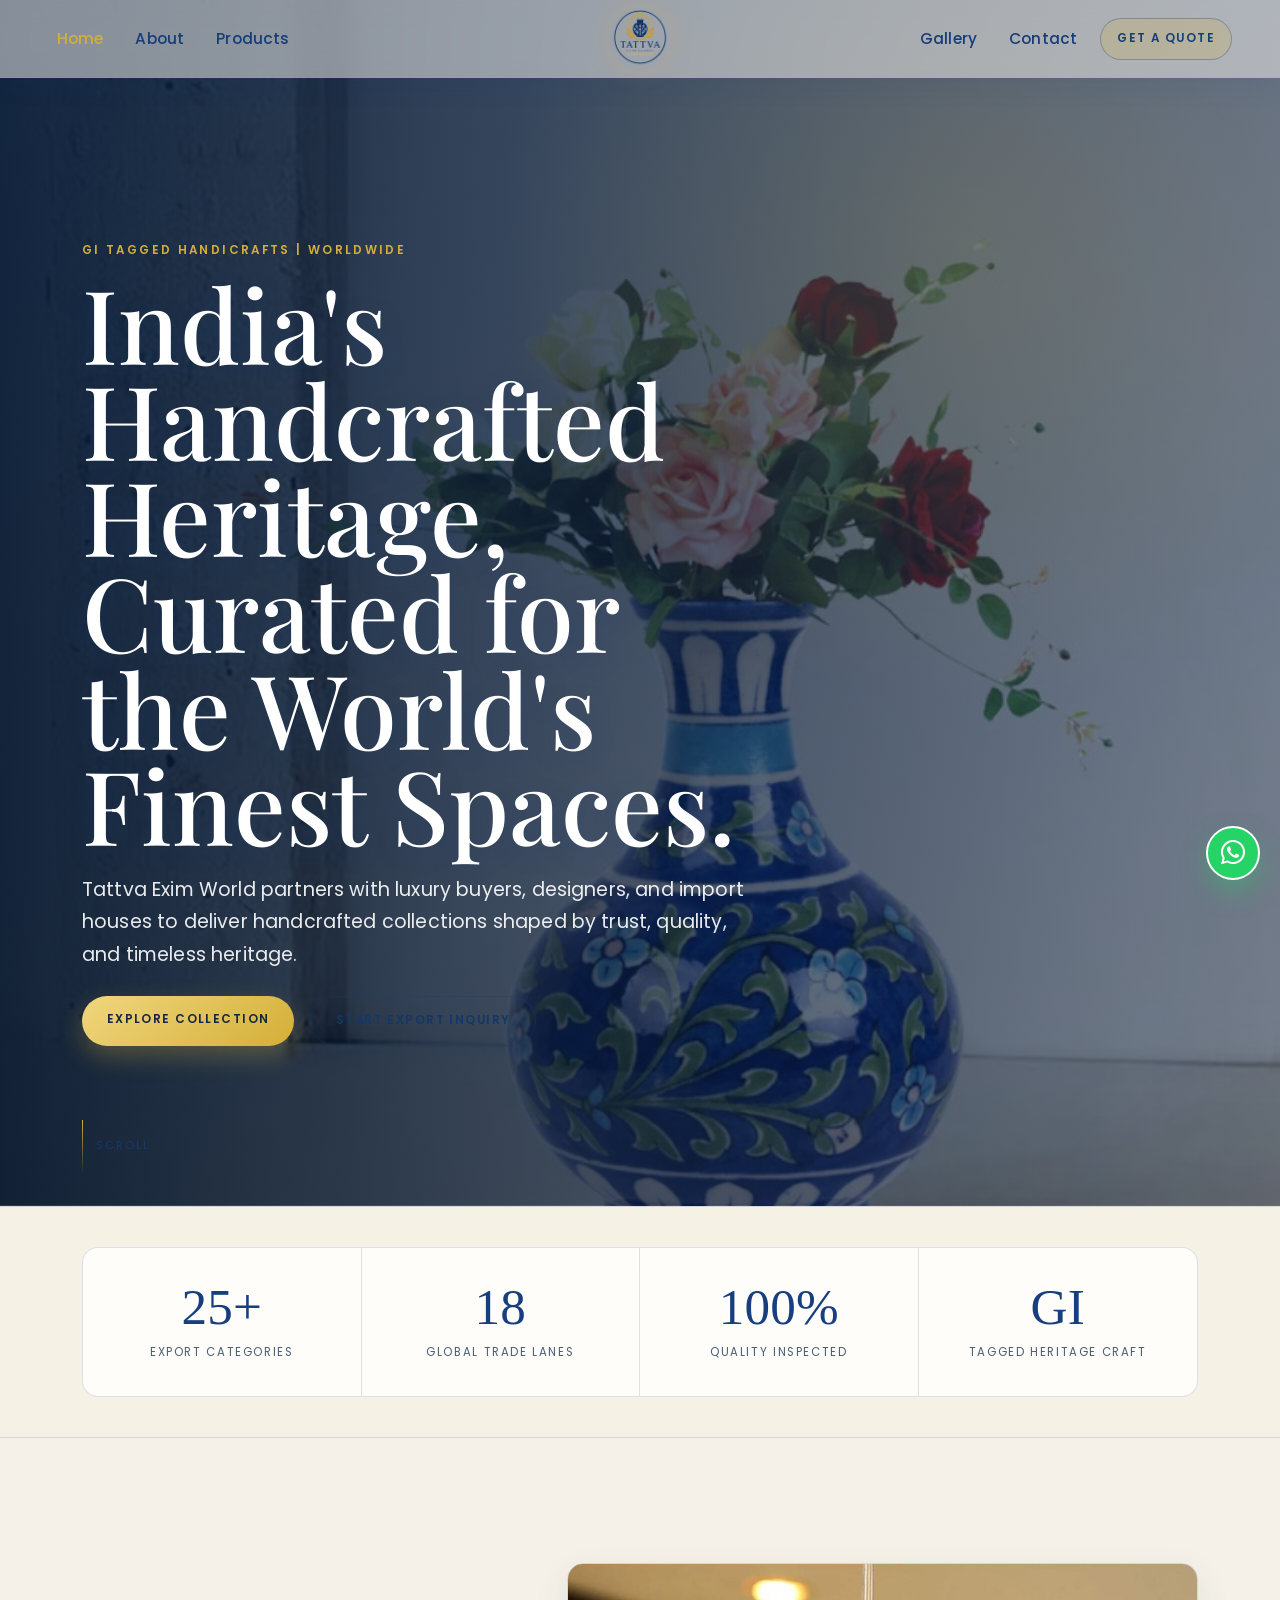
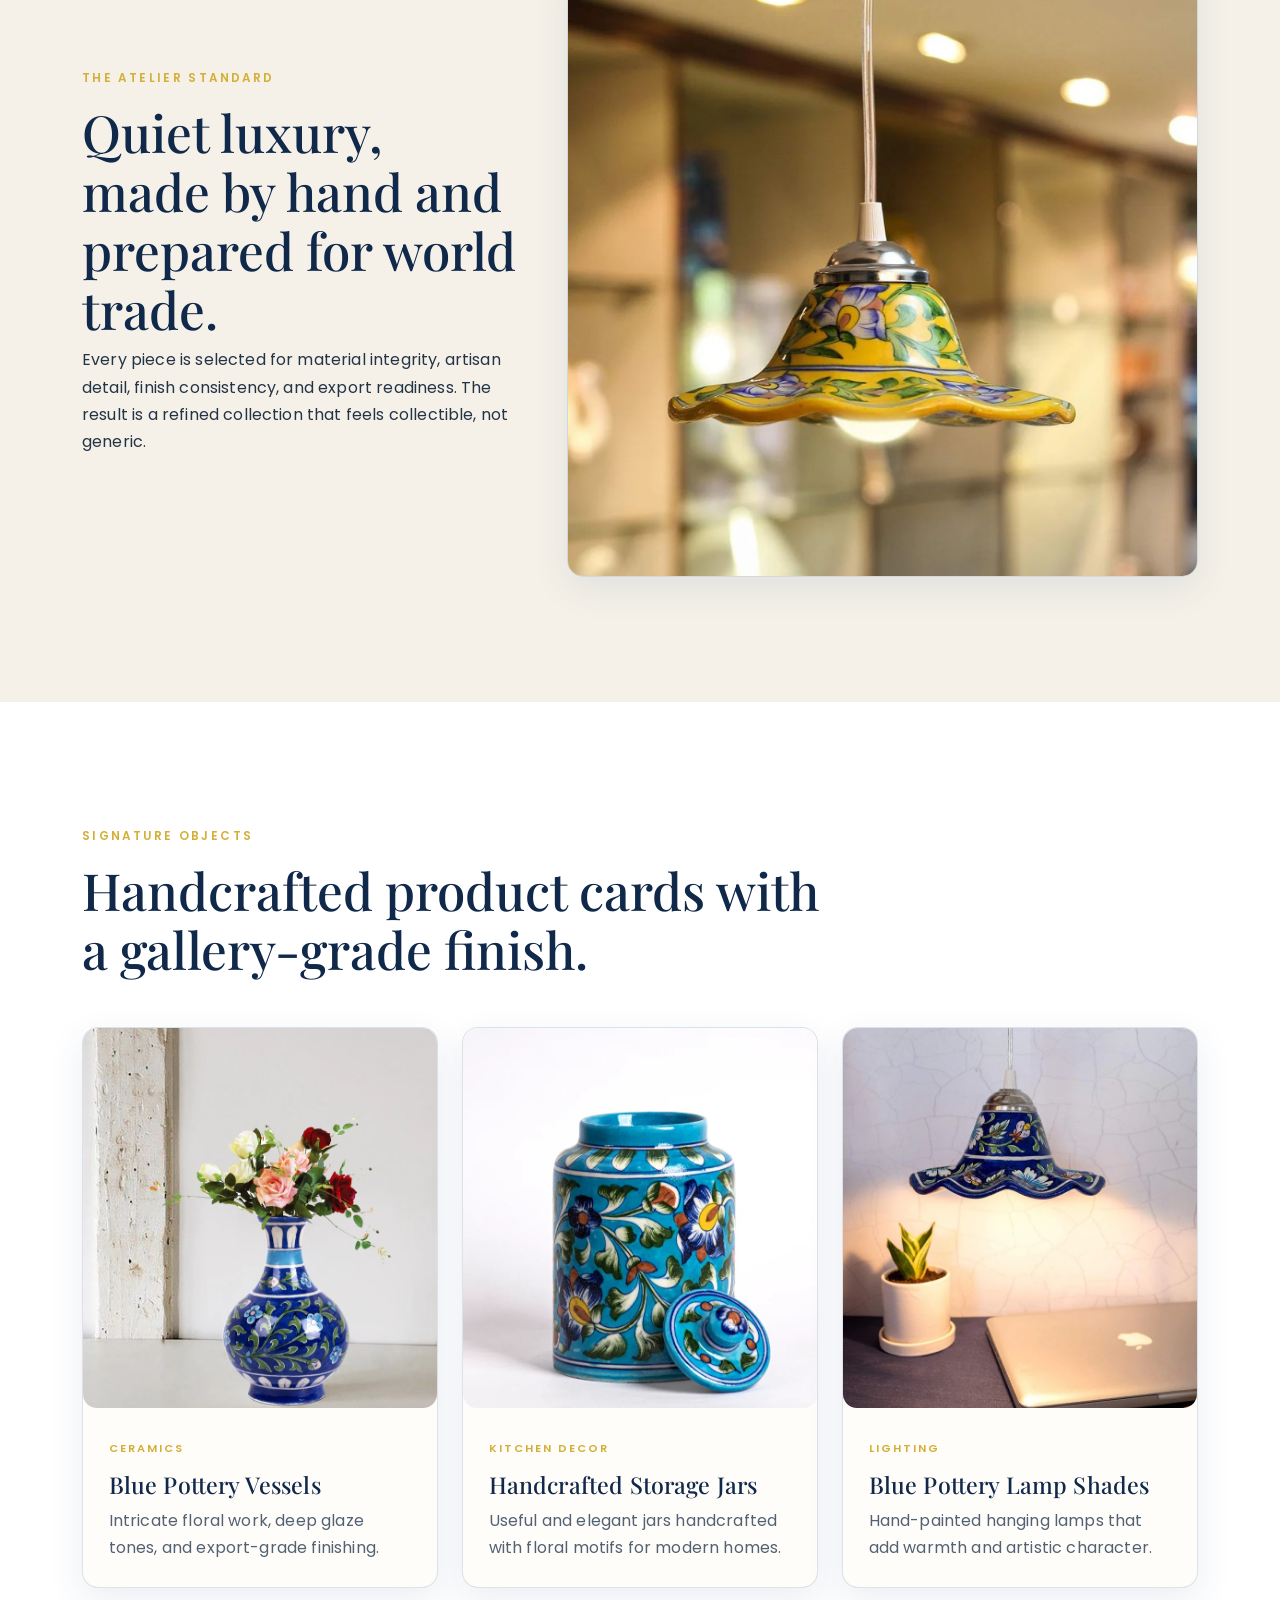
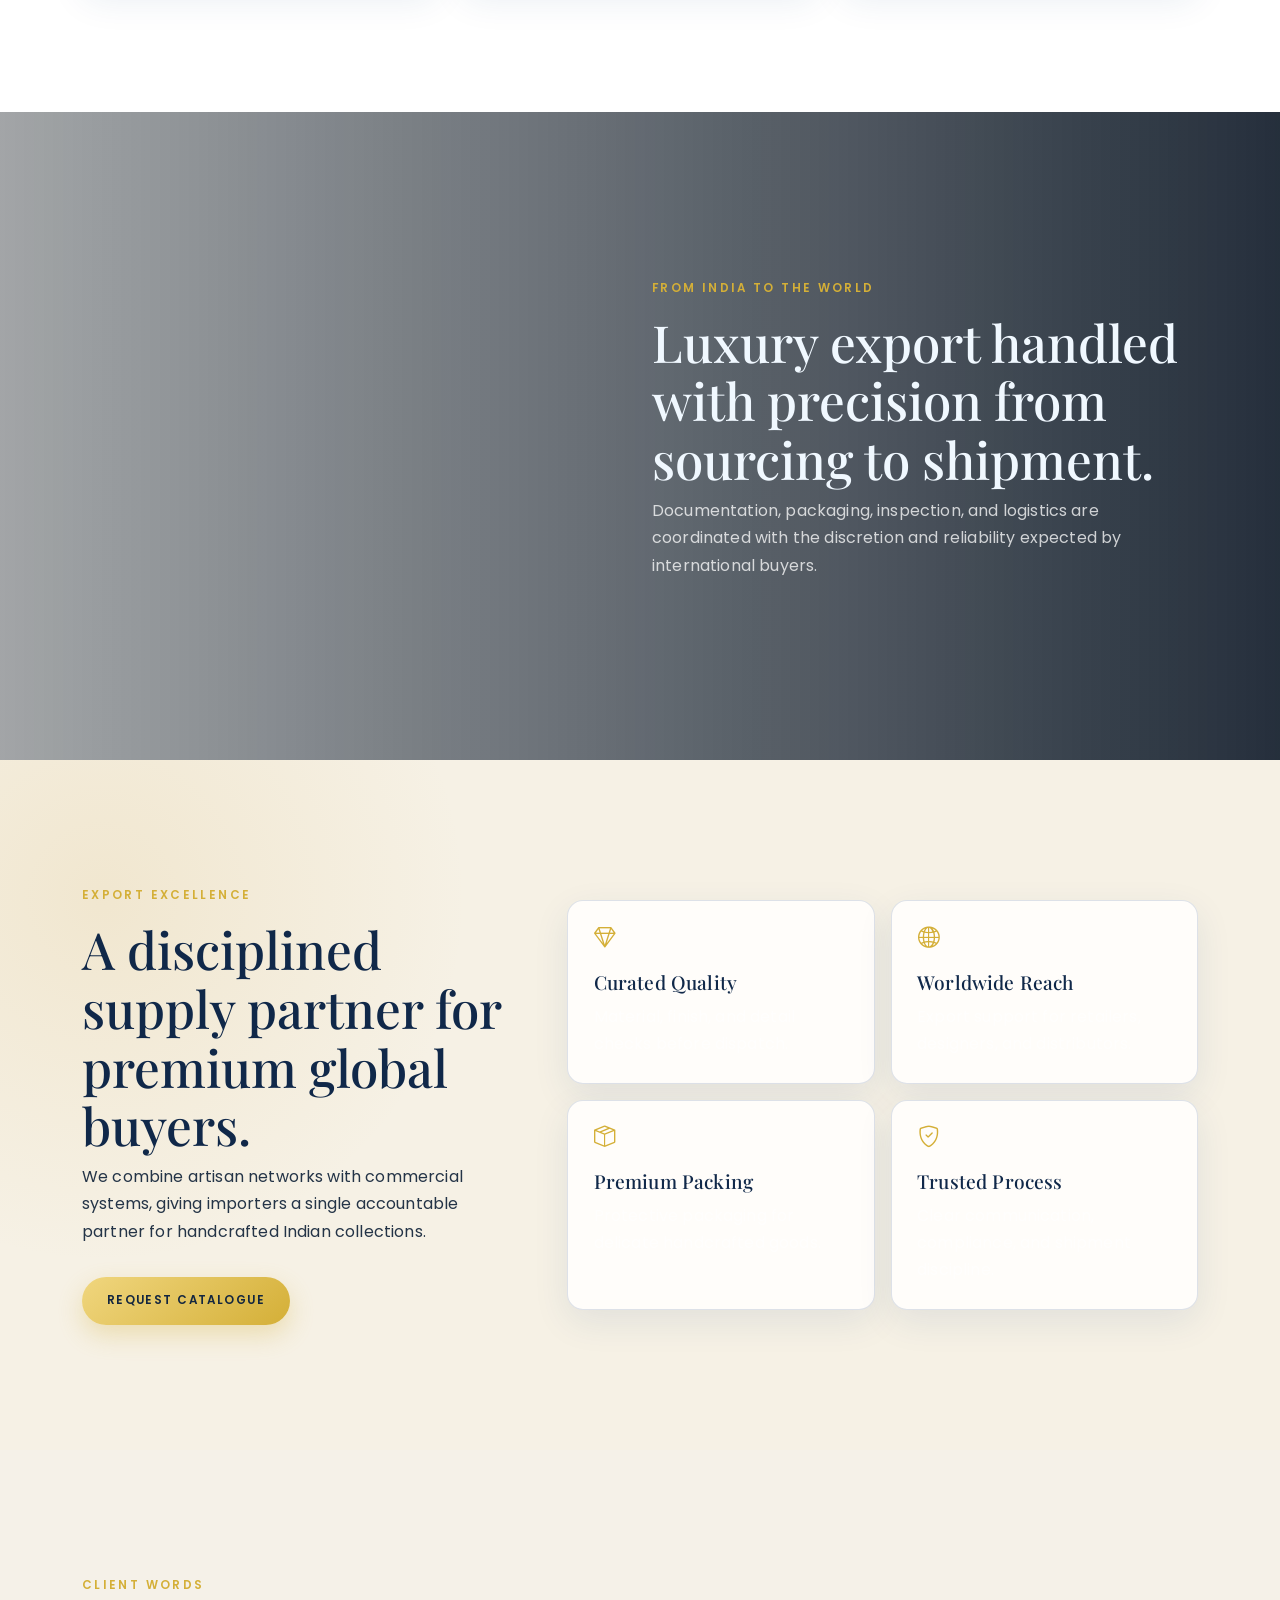
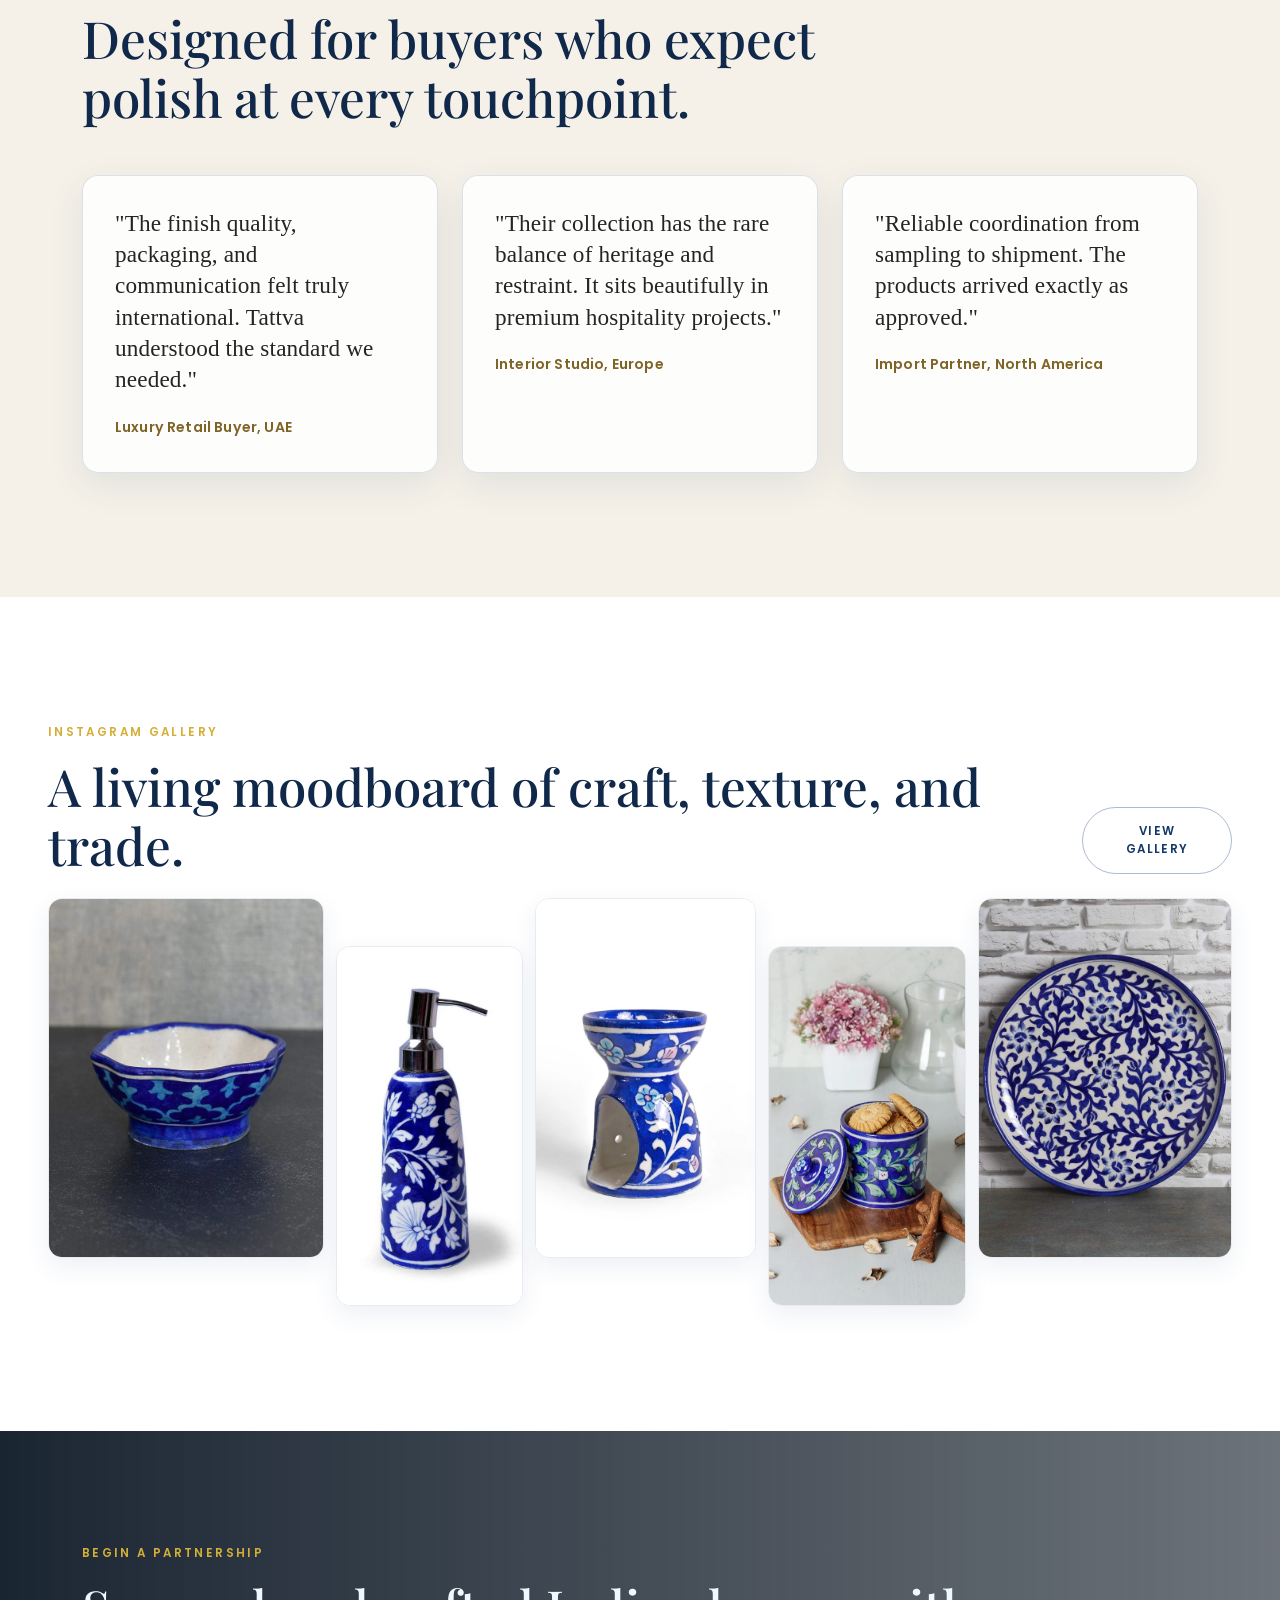
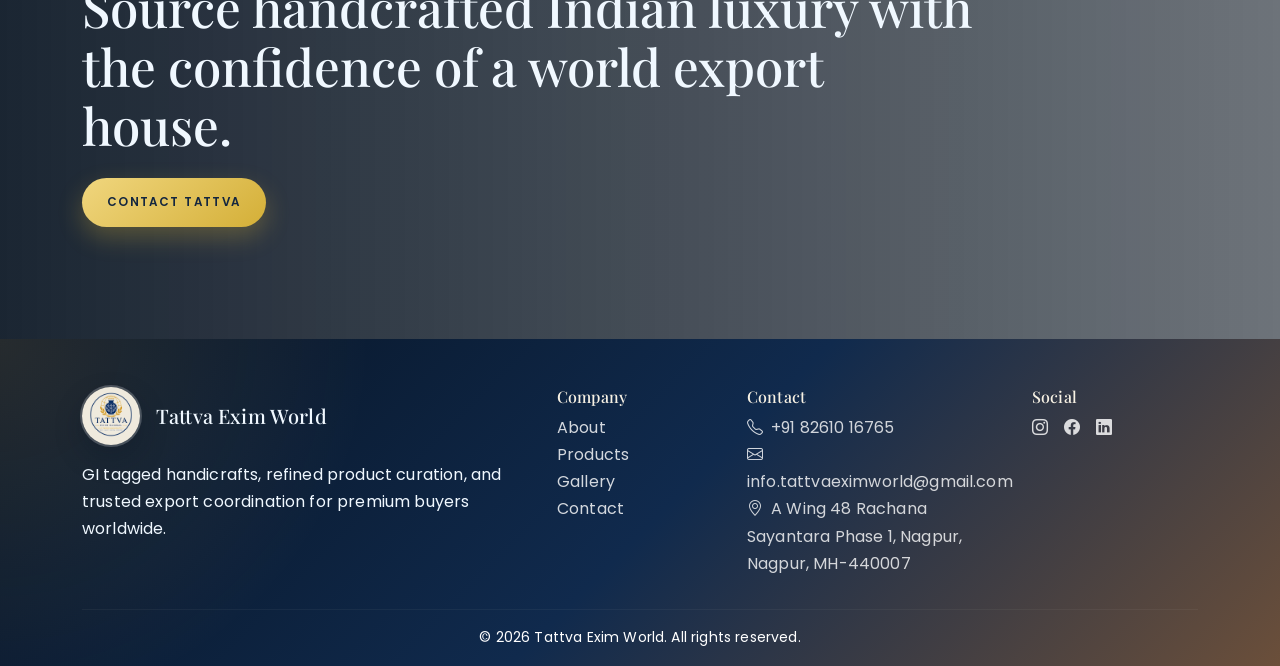
<file: index.html>
<!doctype html>
<html lang="en">
<head>
  <meta charset="UTF-8">
  <meta name="viewport" content="width=device-width, initial-scale=1.0">
  <meta name="description" content="Tattva Exim Global delivers GI tagged handcrafted products and luxury export excellence worldwide.">
  <title>Tattva Exim Global | Luxury Handcrafted Exports</title>
  <link rel="preconnect" href="https://fonts.googleapis.com">
  <link rel="preconnect" href="https://fonts.gstatic.com" crossorigin>
  <link href="https://fonts.googleapis.com/css2?family=Playfair+Display:wght@500;600;700&family=Poppins:wght@300;400;500;600&display=swap" rel="stylesheet">
  <link href="https://cdn.jsdelivr.net/npm/bootstrap@5.3.3/dist/css/bootstrap.min.css" rel="stylesheet">
  <link href="https://cdn.jsdelivr.net/npm/bootstrap-icons@1.11.3/font/bootstrap-icons.css" rel="stylesheet">
  <link rel="stylesheet" href="assets/css/styles.css?v=20260821n">
</head>
<body>
  <div id="pageLoader" class="page-loader" role="status" aria-live="polite" aria-label="Loading page">
    <div class="loader-core">
      <div class="loader-spinner"></div>
      <img src="assets/tattava_logo.png" alt="Tattva Exim Global logo loading" class="loader-logo">
    </div>
  </div>
  <header id="siteHeader"></header>

  <main>
    <section class="hero-section luxury-hero d-flex align-items-center text-light">
      <div class="hero-overlay"></div>
      <div class="container position-relative">
        <div class="row align-items-end min-vh-100 py-5">
          <div class="col-xl-8 col-lg-9 hero-copy reveal">
            <p class="eyebrow text-gold">GI Tagged Handicrafts | Worldwide</p>
            <h1>India's Handcrafted Heritage, Curated for the World's Finest Spaces.</h1>
            <p class="hero-lead">Tattva Exim World partners with luxury buyers, designers, and import houses to deliver handcrafted collections shaped by trust, quality, and timeless heritage.</p>
            <div class="d-flex flex-wrap gap-3 mt-4">
              <a href="products.html" class="btn btn-gold btn-luxury">Explore Collection</a>
              <a href="contact.html" class="btn btn-outline-light btn-luxury">Start Export Inquiry</a>
            </div>
          </div>
          <div class="col-12">
            <a href="#atelier" class="scroll-indicator" aria-label="Scroll to next section">
              <span></span>
              Scroll
            </a>
          </div>
        </div>
      </div>
    </section>

    <section class="luxury-stats bg-midnight text-light">
      <div class="container">
        <div class="row g-0 stats-grid reveal">
          <div class="col-6 col-lg-3 stat-item">
            <strong>25+</strong>
            <span>Export categories</span>
          </div>
          <div class="col-6 col-lg-3 stat-item">
            <strong>18</strong>
            <span>Global trade lanes</span>
          </div>
          <div class="col-6 col-lg-3 stat-item">
            <strong>100%</strong>
            <span>Quality inspected</span>
          </div>
          <div class="col-6 col-lg-3 stat-item">
            <strong>GI</strong>
            <span>Tagged heritage craft</span>
          </div>
        </div>
      </div>
    </section>

    <section id="atelier" class="section-spacious bg-porcelain">
      <div class="container">
        <div class="row align-items-center g-5">
          <div class="col-lg-5 reveal">
            <p class="eyebrow text-gold">The Atelier Standard</p>
            <h2>Quiet luxury, made by hand and prepared for world trade.</h2>
            <p>Every piece is selected for material integrity, artisan detail, finish consistency, and export readiness. The result is a refined collection that feels collectible, not generic.</p>
          </div>
          <div class="col-lg-7 reveal">
            <div class="atelier-image">
              <img src="assets/images/blue-pottery/yellow-hanging-lamp.png" alt="Yellow handcrafted hanging lamp">
            </div>
          </div>
        </div>
      </div>
    </section>

    <section class="section-spacious product-showcase">
      <div class="container">
        <div class="section-heading reveal">
          <p class="eyebrow text-gold">Signature Objects</p>
          <h2>Handcrafted product cards with a gallery-grade finish.</h2>
        </div>
        <div class="row g-4">
          <div class="col-md-6 col-xl-4 reveal">
            <article class="luxury-card">
              <img src="assets/images/blue-pottery/surahi-vase-main.png" alt="Handcrafted blue pottery surahi vase">
              <div>
                <span>Ceramics</span>
                <h3>Blue Pottery Vessels</h3>
                <p>Intricate floral work, deep glaze tones, and export-grade finishing.</p>
              </div>
            </article>
          </div>
          <div class="col-md-6 col-xl-4 reveal">
            <article class="luxury-card">
              <img src="assets/images/blue-pottery/storage-jar-lifestyle.png" alt="Blue pottery storage jar lifestyle setup">
              <div>
                <span>Kitchen Decor</span>
                <h3>Handcrafted Storage Jars</h3>
                <p>Useful and elegant jars handcrafted with floral motifs for modern homes.</p>
              </div>
            </article>
          </div>
          <div class="col-md-6 col-xl-4 reveal">
            <article class="luxury-card">
              <img src="assets/images/blue-pottery/hanging-lamp-lifestyle.png" alt="Blue pottery hanging lamp in lifestyle interior">
              <div>
                <span>Lighting</span>
                <h3>Blue Pottery Lamp Shades</h3>
                <p>Hand-painted hanging lamps that add warmth and artistic character.</p>
              </div>
            </article>
          </div>
        </div>
      </div>
    </section>

    <section class="parallax-panel text-light" data-parallax>
      <div class="container">
        <div class="row justify-content-end">
          <div class="col-lg-6 reveal">
            <p class="eyebrow text-gold">From India to the World</p>
            <h2 style="color: aliceblue;">Luxury export handled with precision from sourcing to shipment.</h2>
            <p>Documentation, packaging, inspection, and logistics are coordinated with the discretion and reliability expected by international buyers.</p>
          </div>
        </div>
      </div>
    </section>

    <section class="section-spacious export-section bg-midnight text-light">
      <div class="container">
        <div class="row g-5 align-items-center">
          <div class="col-lg-5 reveal">
            <p class="eyebrow text-gold">Export Excellence</p>
            <h2>A disciplined supply partner for premium global buyers.</h2>
            <p>We combine artisan networks with commercial systems, giving importers a single accountable partner for handcrafted Indian collections.</p>
            <a href="contact.html" class="btn btn-gold btn-luxury mt-3">Request Catalogue</a>
          </div>
          <div class="col-lg-7">
            <div class="row g-3">
              <div class="col-sm-6 reveal">
                <div class="icon-panel">
                  <i class="bi bi-gem"></i>
                  <h3>Curated Quality</h3>
                  <p>Material, finish, and detail checks before dispatch.</p>
                </div>
              </div>
              <div class="col-sm-6 reveal">
                <div class="icon-panel">
                  <i class="bi bi-globe2"></i>
                  <h3>Worldwide Reach</h3>
                  <p>Export support for retailers, designers, and distributors.</p>
                </div>
              </div>
              <div class="col-sm-6 reveal">
                <div class="icon-panel">
                  <i class="bi bi-box-seam"></i>
                  <h3>Premium Packing</h3>
                  <p>Protective packaging for delicate handcrafted goods.</p>
                </div>
              </div>
              <div class="col-sm-6 reveal">
                <div class="icon-panel">
                  <i class="bi bi-shield-check"></i>
                  <h3>Trusted Process</h3>
                  <p>Clear communication, compliance, and shipment discipline.</p>
                </div>
              </div>
            </div>
          </div>
        </div>
      </div>
    </section>

    <section class="section-spacious bg-porcelain">
      <div class="container">
        <div class="section-heading reveal">
          <p class="eyebrow text-gold">Client Words</p>
          <h2>Designed for buyers who expect polish at every touchpoint.</h2>
        </div>
        <div class="row g-4">
          <div class="col-md-4 reveal">
            <blockquote class="testimonial-card">
              <p>"The finish quality, packaging, and communication felt truly international. Tattva understood the standard we needed."</p>
              <footer>Luxury Retail Buyer, UAE</footer>
            </blockquote>
          </div>
          <div class="col-md-4 reveal">
            <blockquote class="testimonial-card">
              <p>"Their collection has the rare balance of heritage and restraint. It sits beautifully in premium hospitality projects."</p>
              <footer>Interior Studio, Europe</footer>
            </blockquote>
          </div>
          <div class="col-md-4 reveal">
            <blockquote class="testimonial-card">
              <p>"Reliable coordination from sampling to shipment. The products arrived exactly as approved."</p>
              <footer>Import Partner, North America</footer>
            </blockquote>
          </div>
        </div>
      </div>
    </section>

    <section class="section-spacious instagram-section">
      <div class="container-fluid px-3 px-lg-5">
        <div class="d-flex flex-column flex-lg-row justify-content-between align-items-lg-end gap-3 mb-4 reveal">
          <div>
            <p class="eyebrow text-gold">Instagram Gallery</p>
            <h2 class="mb-0">A living moodboard of craft, texture, and trade.</h2>
          </div>
          <a href="gallery.html" class="btn btn-outline-dark btn-luxury">View Gallery</a>
        </div>
        <div class="insta-grid">
          <img class="reveal" src="assets/images/blue-pottery/lotus-bowl-main.png" alt="Blue lotus handcrafted bowl">
          <img class="reveal" src="assets/images/blue-pottery/soap-dispenser.png" alt="Blue pottery floral soap dispenser">
          <img class="reveal" src="assets/images/blue-pottery/oil-burner-angle.png" alt="Blue pottery oil burner angle view">
          <img class="reveal" src="assets/images/blue-pottery/turquoise-jar-open.png" alt="Turquoise floral storage jar with lid">
          <img class="reveal" src="assets/images/blue-pottery/cobalt-wall-plate.png" alt="Classic cobalt wall plate with floral design">
        </div>
      </div>
    </section>

    <section class="closing-cta text-light">
      <div class="container reveal">
        <p class="eyebrow text-gold">Begin a Partnership</p>
        <h2 style="color: aliceblue;">Source handcrafted Indian luxury with the confidence of a world export house.</h2>
        <a href="contact.html" class="btn btn-gold btn-luxury mt-3">Contact Tattva</a>
      </div>
    </section>
  </main>

  <footer class="site-footer pt-5 pb-3">
    <div class="container">
      <div class="row g-4 align-items-start">
        <div class="col-lg-5">
          <div class="d-flex align-items-center gap-3 mb-3">
            <img src="assets/tattava_logo.png" alt="Tattva Exim Global logo" class="footer-mark">
            <h5 class="mb-0" style="color: aliceblue;">Tattva Exim World</h5>
          </div>
          <p style="color: aliceblue;">GI tagged handicrafts, refined product curation, and trusted export coordination for premium buyers worldwide.</p>
        </div>
        <div class="col-lg-2 col-6">
          <h6>Company</h6>
          <ul class="list-unstyled">
            <li><a href="about.html">About</a></li>
            <li><a href="products.html">Products</a></li>
            <li><a href="gallery.html">Gallery</a></li>
            <li><a href="contact.html">Contact</a></li>
          </ul>
        </div>
        <div class="col-lg-3 col-6">
          <h6>Contact</h6>
          <ul class="list-unstyled">
            <li><i class="bi bi-telephone me-2"></i>+91 82610 16765</li>
            <li><i class="bi bi-envelope me-2"></i>info.tattvaeximworld@gmail.com</li>
            <li><i class="bi bi-geo-alt me-2"></i>A Wing 48 Rachana Sayantara Phase 1, Nagpur, Nagpur, MH-440007</li>
          </ul>
        </div>
        <div class="col-lg-2">
          <h6>Social</h6>
          <div class="d-flex gap-3 social-links">
            <a href="https://www.instagram.com/tattvaeximworld/" aria-label="Instagram"><i class="bi bi-instagram"></i></a>
            <a href="https://www.facebook.com/profile.php?id=61591756614521" aria-label="Facebook"><i class="bi bi-facebook"></i></a>
            <a href="https://www.linkedin.com/in/tattva-exim-world-499649420/" aria-label="LinkedIn"><i class="bi bi-linkedin"></i></a>
          </div>
        </div>
      </div>
      <hr>
      <p class="mb-0 text-center small">&copy; 2026 Tattva Exim World. All rights reserved.</p>
    </div>
  </footer>

  <div class="modal fade quote-modal" id="quoteModal" tabindex="-1" aria-labelledby="quoteModalLabel" aria-hidden="true">
    <div class="modal-dialog modal-dialog-centered">
      <div class="modal-content">
        <div class="modal-header">
          <h5 class="modal-title" id="quoteModalLabel">Get a Quote</h5>
          <button type="button" class="btn-close" data-bs-dismiss="modal" aria-label="Close"></button>
        </div>
        <div class="modal-body">
          <form>
            <div class="mb-3">
              <label class="form-label" for="quoteName">Full Name</label>
              <input id="quoteName" class="form-control" type="text" placeholder="Your full name">
            </div>
            <div class="mb-3">
              <label class="form-label" for="quoteEmail">Email</label>
              <input id="quoteEmail" class="form-control" type="email" placeholder="name@example.com">
            </div>
            <div class="mb-3">
              <label class="form-label" for="quotePhone">Phone</label>
              <input id="quotePhone" class="form-control" type="tel" placeholder="+91">
            </div>
            <div class="mb-3">
              <label class="form-label" for="quoteDetails">Requirement</label>
              <textarea id="quoteDetails" class="form-control" rows="4" placeholder="Share product, quantity and destination market"></textarea>
            </div>
            <button type="submit" class="btn btn-gold btn-luxury w-100">Submit Inquiry</button>
          </form>
        </div>
      </div>
    </div>
  </div>

  <a class="whatsapp-float" href="https://wa.me/918261016765" target="_blank" rel="noopener" aria-label="Chat on WhatsApp">
    <i class="bi bi-whatsapp"></i>
  </a>

  <script src="https://cdn.jsdelivr.net/npm/bootstrap@5.3.3/dist/js/bootstrap.bundle.min.js"></script>
  <script src="assets/js/main.js?v=20260721c"></script>
</body>
</html>
</file>
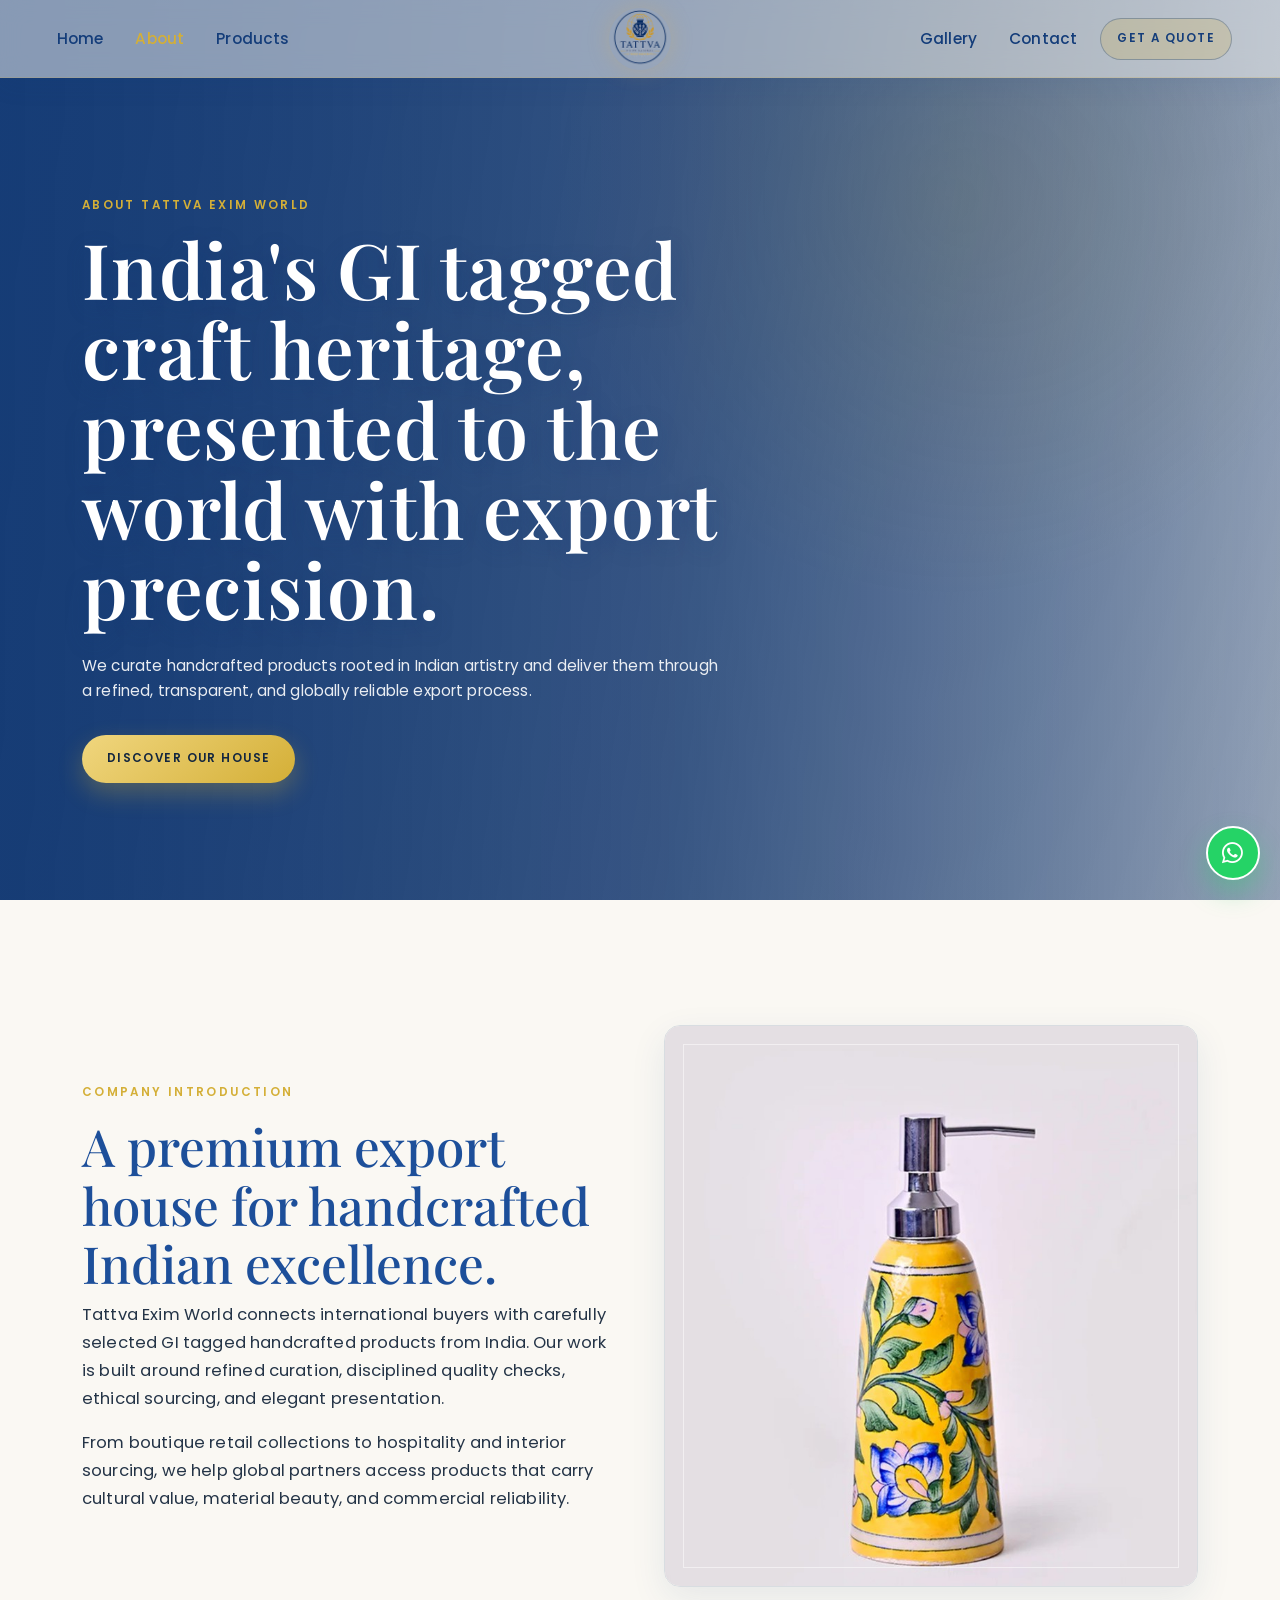
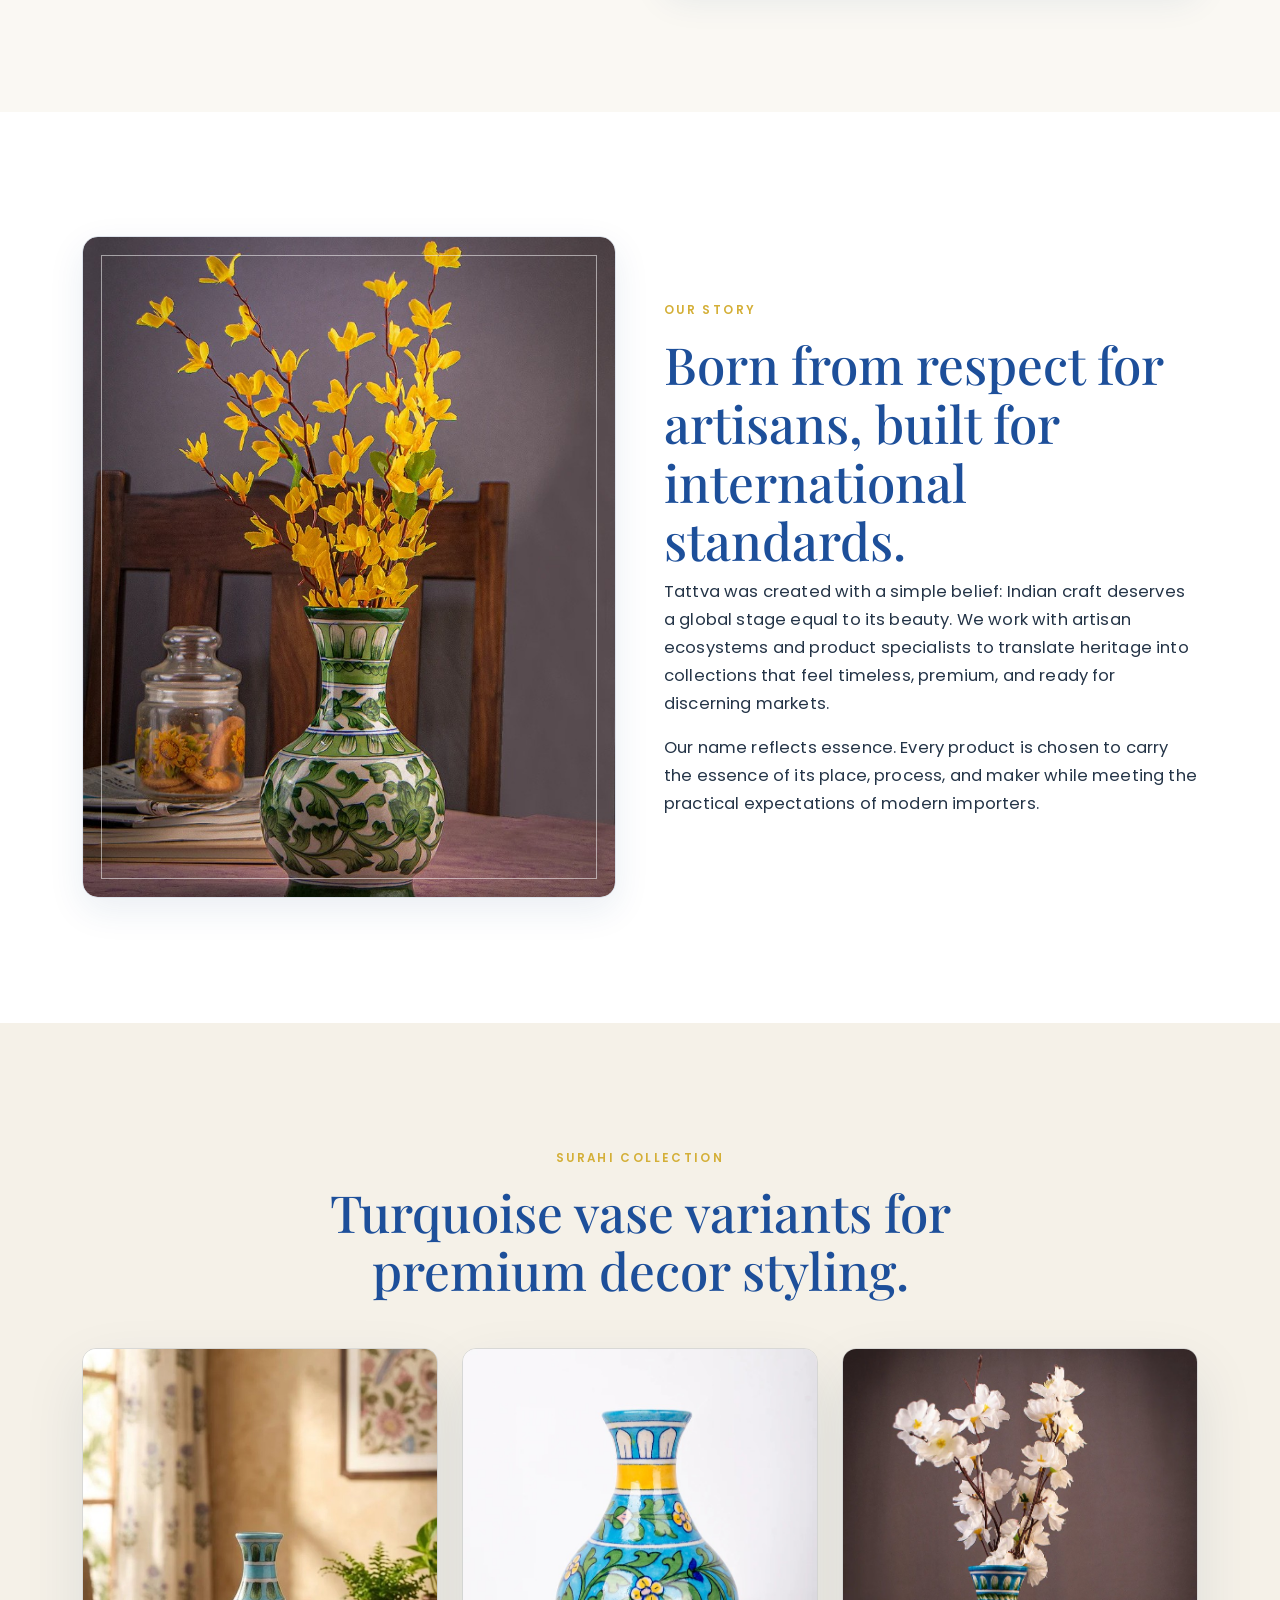
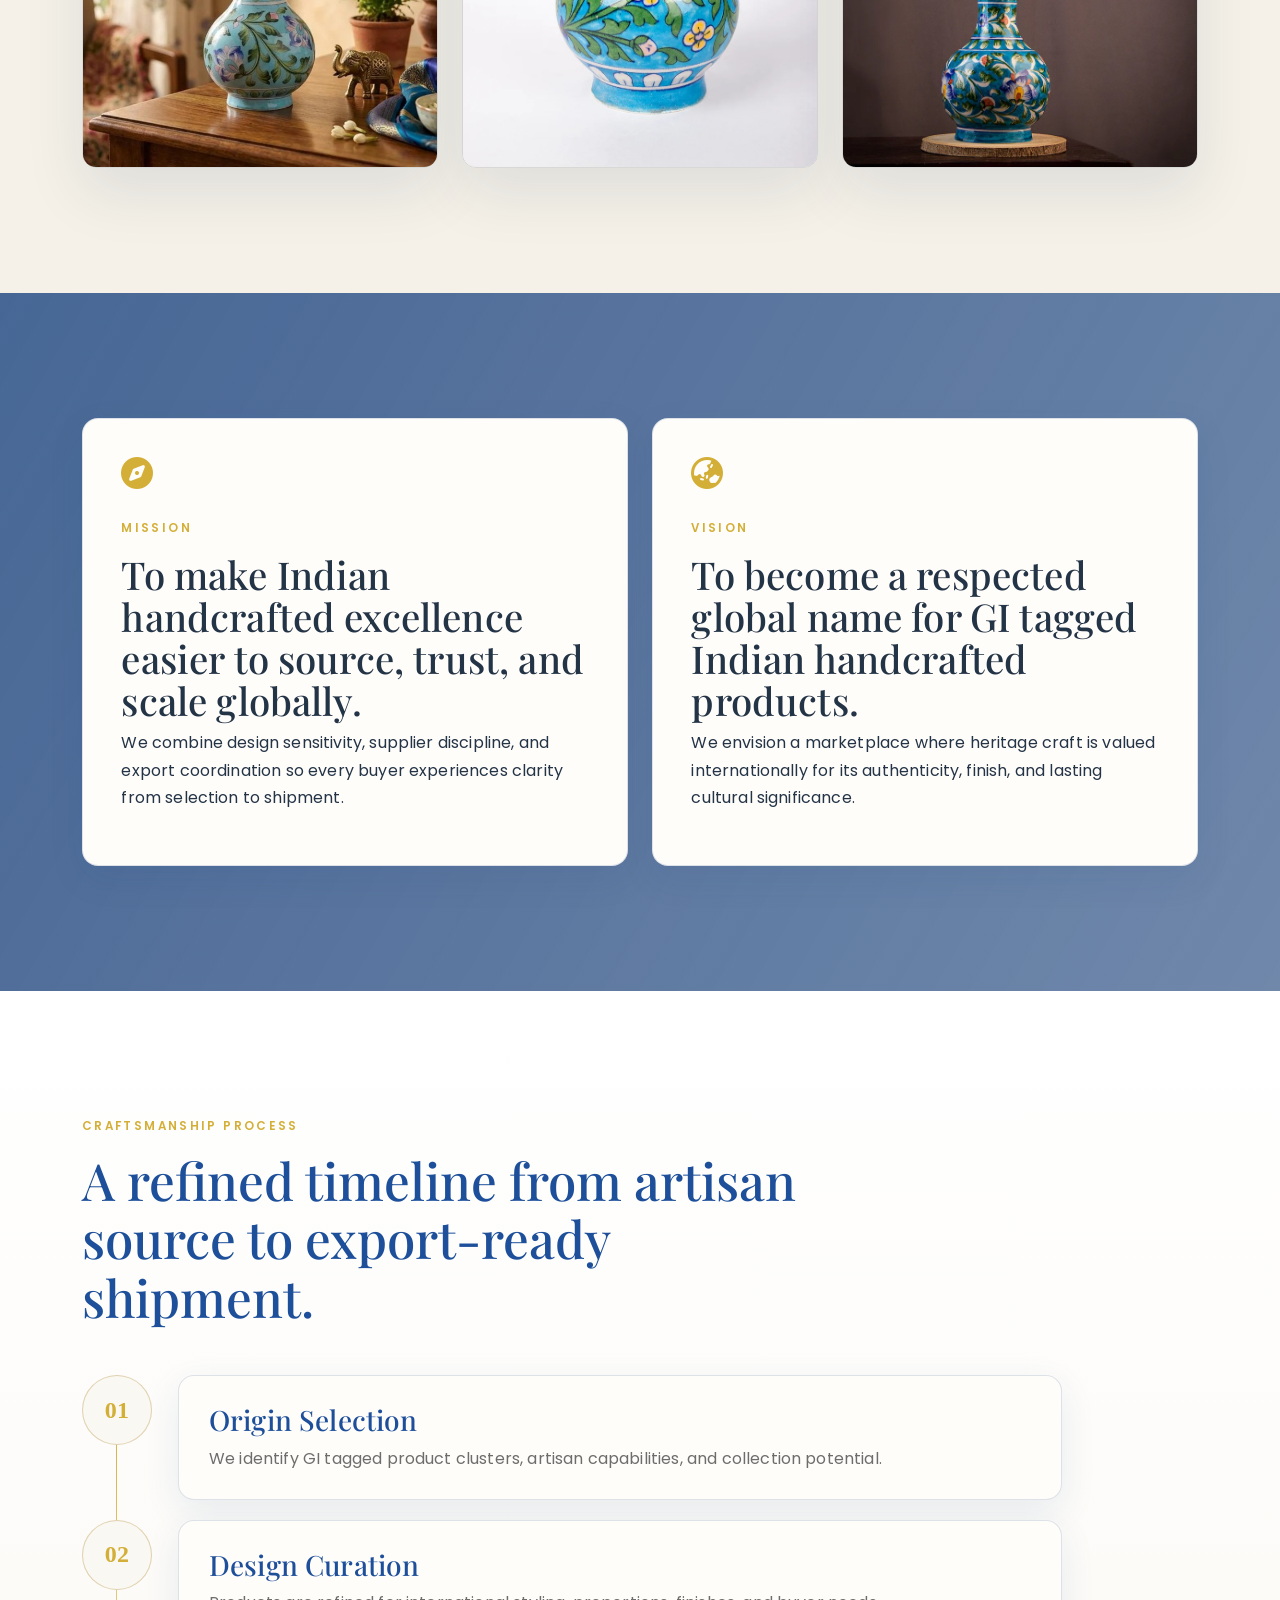
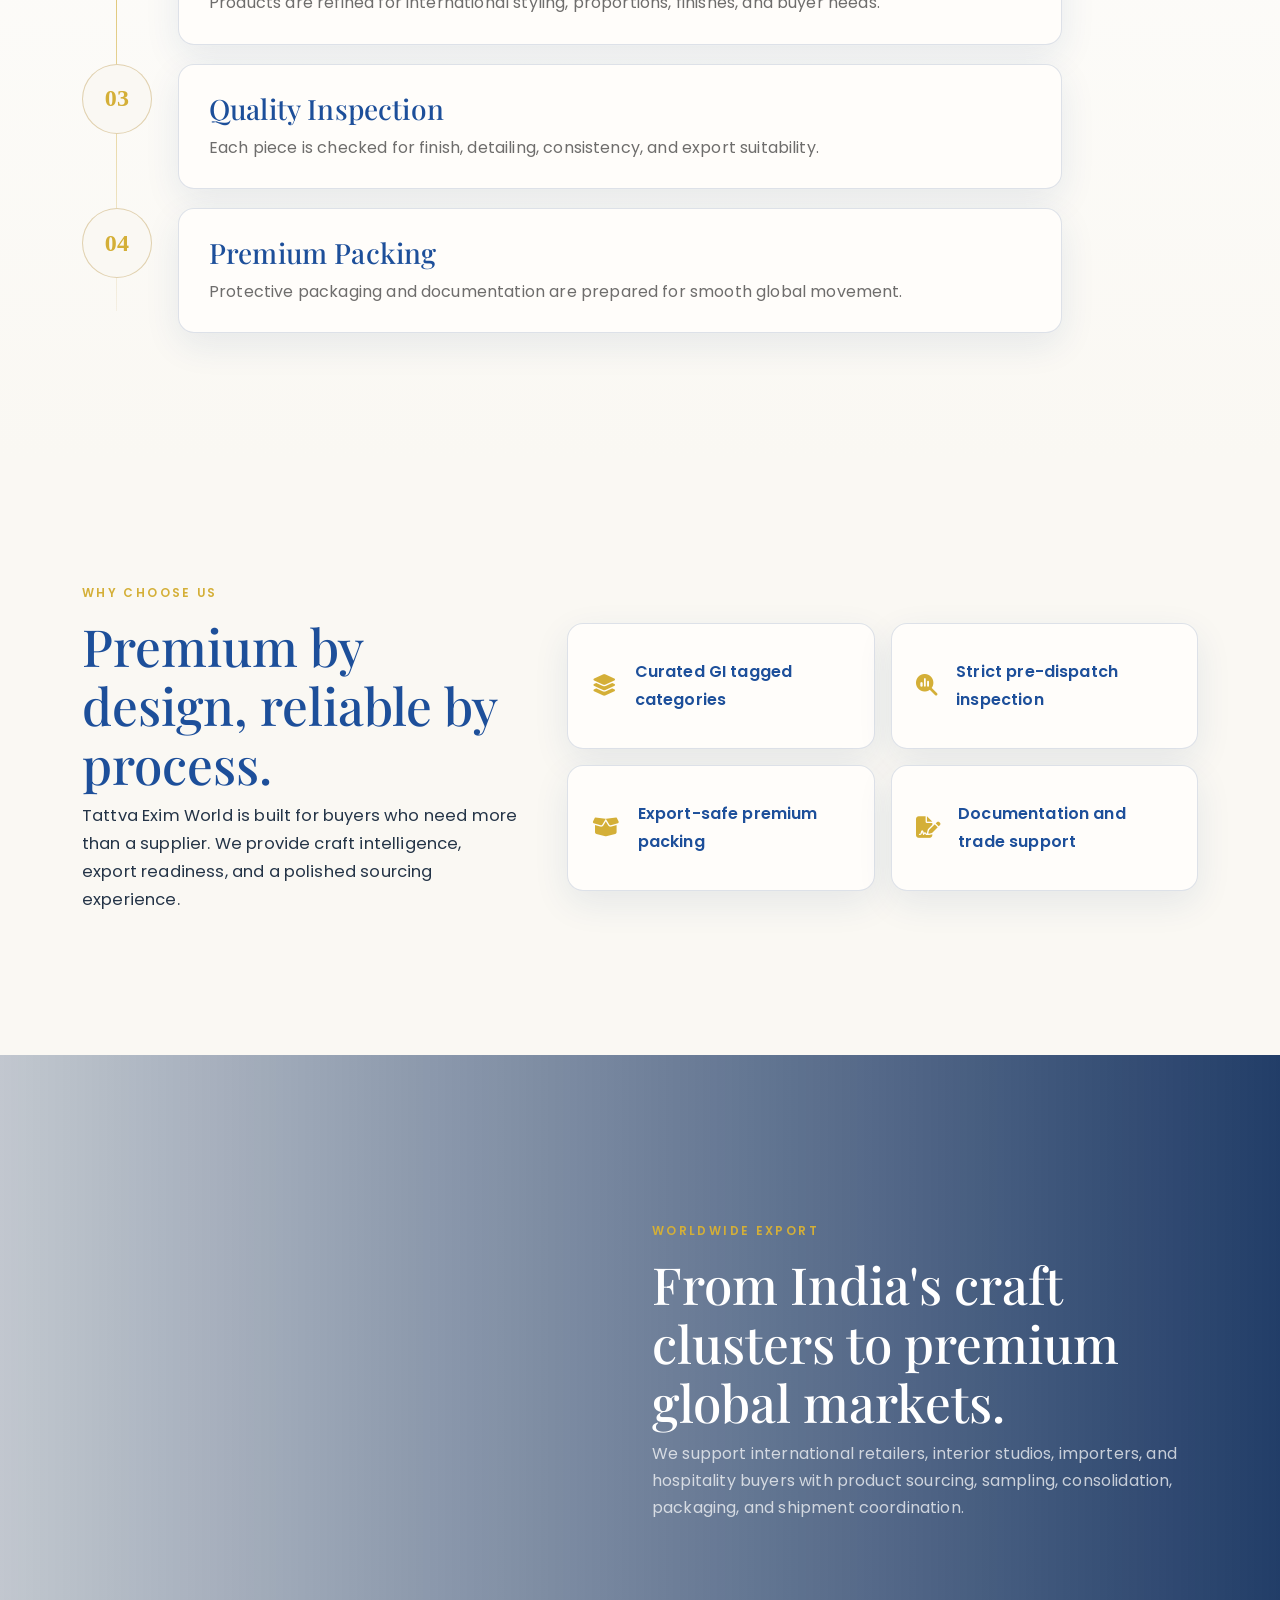
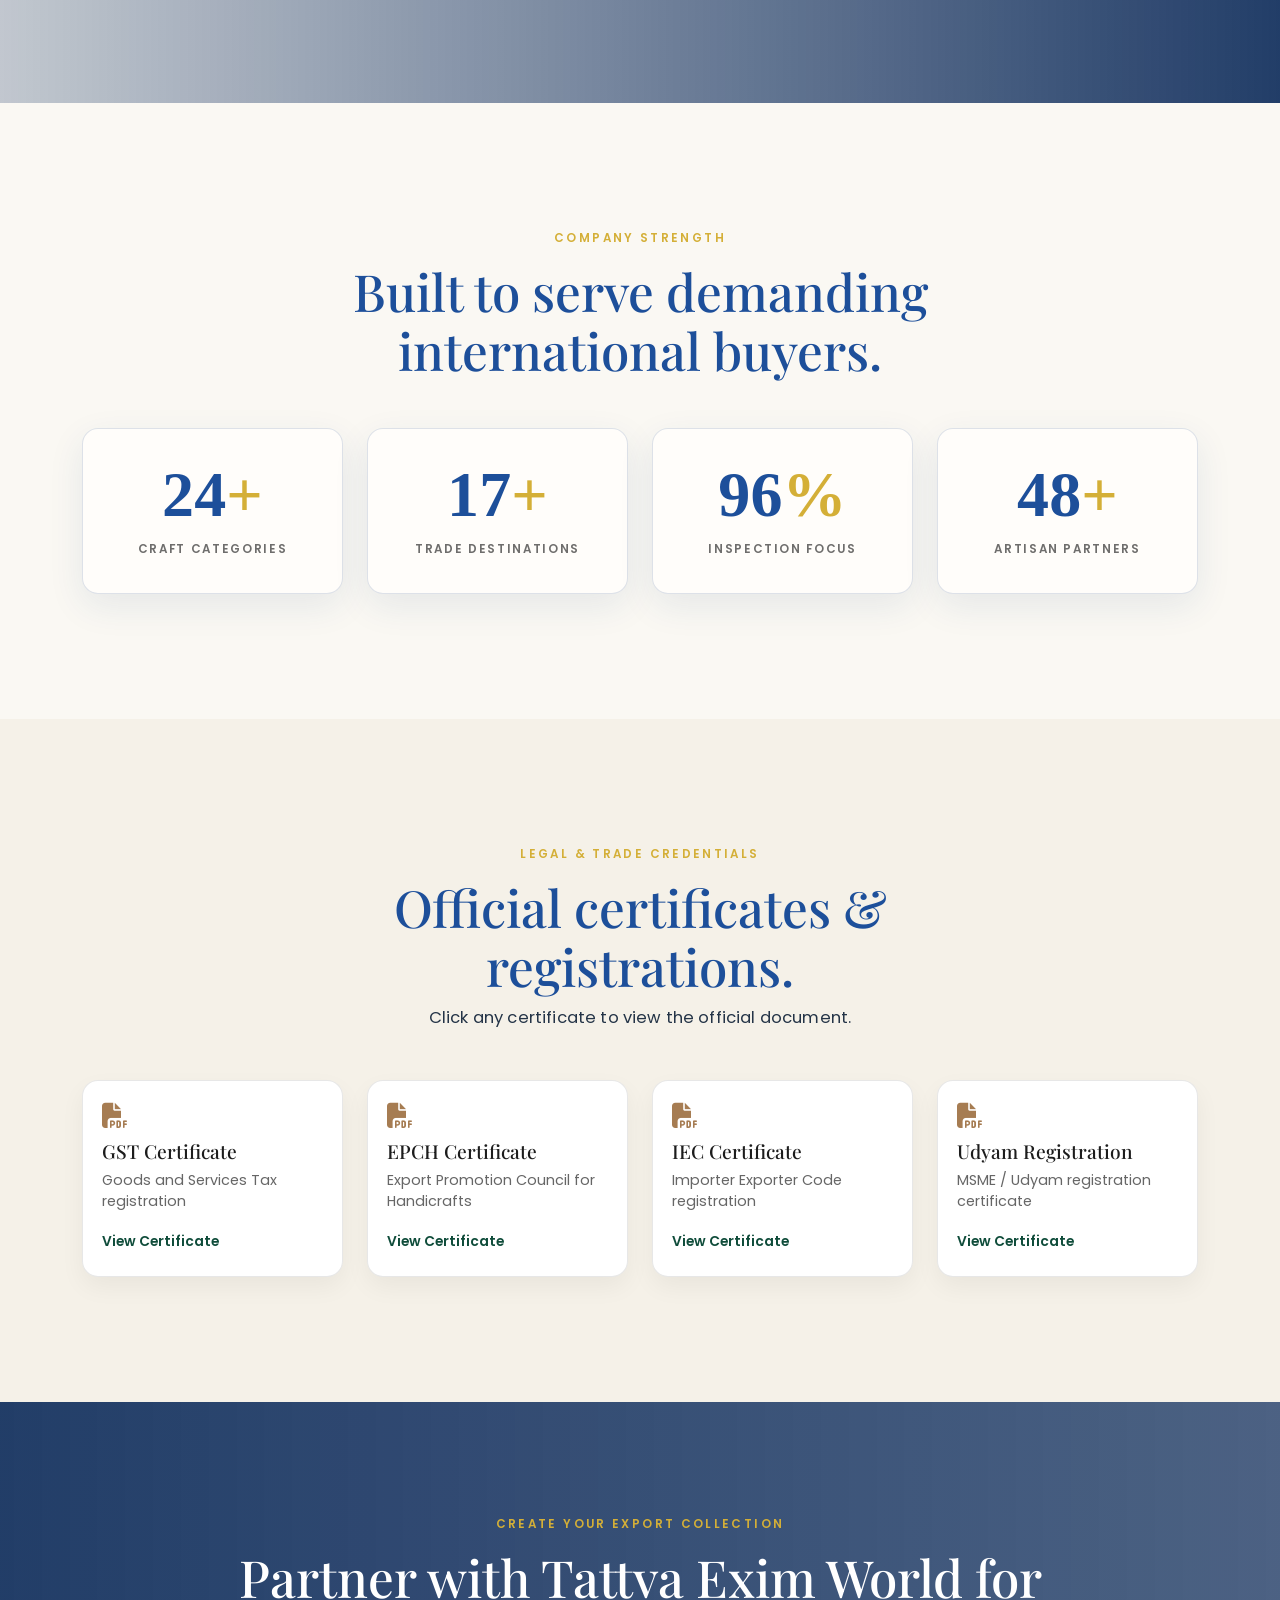
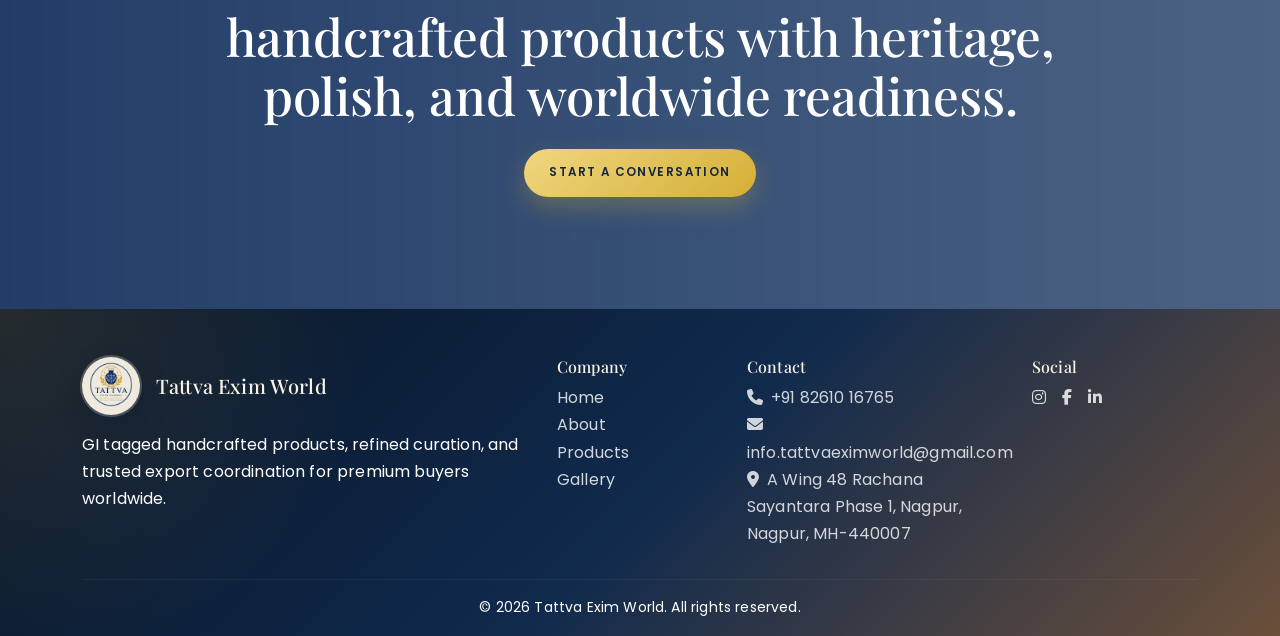
<file: about.html>
<!doctype html>
<html lang="en">
<head>
  <meta charset="UTF-8">
  <meta name="viewport" content="width=device-width, initial-scale=1.0">
  <meta name="description" content="About Tattva Exim Global, an Indian exporter of GI tagged handcrafted products for premium international buyers.">
  <title>About Us | Tattva Exim Global</title>
  <link rel="preconnect" href="https://fonts.googleapis.com">
  <link rel="preconnect" href="https://fonts.gstatic.com" crossorigin>
  <link href="https://fonts.googleapis.com/css2?family=Playfair+Display:wght@500;600;700&family=Poppins:wght@300;400;500;600&display=swap" rel="stylesheet">
  <link href="https://cdn.jsdelivr.net/npm/bootstrap@5.3.3/dist/css/bootstrap.min.css" rel="stylesheet">
  <link href="https://cdnjs.cloudflare.com/ajax/libs/font-awesome/6.5.2/css/all.min.css" rel="stylesheet">
  <link href="https://unpkg.com/aos@2.3.1/dist/aos.css" rel="stylesheet">
  <link rel="stylesheet" href="assets/css/styles.css?v=20260821n">
</head>
<body class="about-page">
  <div id="pageLoader" class="page-loader" role="status" aria-live="polite" aria-label="Loading page">
    <div class="loader-core">
      <div class="loader-spinner"></div>
      <img src="assets/tattava_logo.png" alt="Tattva Exim Global logo loading" class="loader-logo">
    </div>
  </div>
  <header id="siteHeader"></header>

  <main>
    <section class="about-hero d-flex align-items-center text-light">
      <div class="container">
        <div class="row min-vh-100 align-items-center">
          <div class="col-xl-8 col-lg-9" data-aos="fade-up">
            <p class="eyebrow text-gold">About Tattva Exim World</p>
            <h1>India's GI tagged craft heritage, presented to the world with export precision.</h1>
            <p class="about-hero-lead">We curate handcrafted products rooted in Indian artistry and deliver them through a refined, transparent, and globally reliable export process.</p>
            <a href="#introduction" class="btn btn-gold btn-luxury mt-3">Discover Our House</a>
          </div>
        </div>
      </div>
    </section>

    <section id="introduction" class="about-section bg-ivory">
      <div class="container">
        <div class="row g-5 align-items-center">
          <div class="col-lg-6" data-aos="fade-up">
            <p class="eyebrow text-gold">Company Introduction</p>
            <h2>A premium export house for handcrafted Indian excellence.</h2>
            <p class="section-copy">Tattva Exim World connects international buyers with carefully selected GI tagged handcrafted products from India. Our work is built around refined curation, disciplined quality checks, ethical sourcing, and elegant presentation.</p>
            <p class="section-copy">From boutique retail collections to hospitality and interior sourcing, we help global partners access products that carry cultural value, material beauty, and commercial reliability.</p>
          </div>
          <div class="col-lg-6" data-aos="zoom-in">
            <div class="about-image-frame">
              <img src="assets/images/blue-pottery/yellow-soap-dispenser.png" alt="Handcrafted yellow floral soap dispenser">
            </div>
          </div>
        </div>
      </div>
    </section>

    <section class="about-section story-section">
      <div class="container">
        <div class="row g-5 align-items-center">
          <div class="col-lg-6 order-lg-2" data-aos="slide-left">
            <p class="eyebrow text-gold">Our Story</p>
            <h2>Born from respect for artisans, built for international standards.</h2>
            <p class="section-copy">Tattva was created with a simple belief: Indian craft deserves a global stage equal to its beauty. We work with artisan ecosystems and product specialists to translate heritage into collections that feel timeless, premium, and ready for discerning markets.</p>
            <p class="section-copy">Our name reflects essence. Every product is chosen to carry the essence of its place, process, and maker while meeting the practical expectations of modern importers.</p>
          </div>
          <div class="col-lg-6 order-lg-1" data-aos="zoom-in">
            <div class="about-image-frame tall">
              <img src="assets/images/blue-pottery/green-white-vase.png" alt="Green and white handcrafted blue pottery vase">
            </div>
          </div>
        </div>
      </div>
    </section>

    <section class="about-section bg-porcelain">
      <div class="container">
        <div class="section-heading mx-auto text-center" data-aos="fade-up">
          <p class="eyebrow text-gold">Surahi Collection</p>
          <h2>Turquoise vase variants for premium decor styling.</h2>
        </div>
        <div class="row g-4 about-showcase-grid">
          <div class="col-md-4" data-aos="zoom-in">
            <img class="img-fluid gallery-thumb" src="assets/images/blue-pottery/surahi-turquoise-lifestyle.png" alt="Turquoise surahi vase styled on wooden table">
          </div>
          <div class="col-md-4" data-aos="zoom-in" data-aos-delay="80">
            <img class="img-fluid gallery-thumb" src="assets/images/blue-pottery/surahi-turquoise-studio.png" alt="Turquoise blue pottery surahi vase studio photo">
          </div>
          <div class="col-md-4" data-aos="zoom-in" data-aos-delay="160">
            <img class="img-fluid gallery-thumb" src="assets/images/blue-pottery/surahi-turquoise-floral.png" alt="Turquoise floral surahi vase with white flowers">
          </div>
        </div>
      </div>
    </section>

    <section class="about-section bg-navy text-light">
      <div class="container">
        <div class="row g-4">
          <div class="col-lg-6" data-aos="fade-up">
            <article class="mission-card">
              <i class="fa-solid fa-compass"></i>
              <p class="eyebrow text-gold">Mission</p>
              <h3>To make Indian handcrafted excellence easier to source, trust, and scale globally.</h3>
              <p>We combine design sensitivity, supplier discipline, and export coordination so every buyer experiences clarity from selection to shipment.</p>
            </article>
          </div>
          <div class="col-lg-6" data-aos="fade-up" data-aos-delay="120">
            <article class="mission-card">
              <i class="fa-solid fa-earth-asia"></i>
              <p class="eyebrow text-gold">Vision</p>
              <h3>To become a respected global name for GI tagged Indian handcrafted products.</h3>
              <p>We envision a marketplace where heritage craft is valued internationally for its authenticity, finish, and lasting cultural significance.</p>
            </article>
          </div>
        </div>
      </div>
    </section>

    <section class="about-section process-section">
      <div class="container">
        <div class="section-heading" data-aos="fade-up">
          <p class="eyebrow text-gold">Craftsmanship Process</p>
          <h2>A refined timeline from artisan source to export-ready shipment.</h2>
        </div>
        <div class="process-timeline">
          <article class="timeline-item" data-aos="fade-up">
            <span>01</span>
            <div>
              <h3>Origin Selection</h3>
              <p>We identify GI tagged product clusters, artisan capabilities, and collection potential.</p>
            </div>
          </article>
          <article class="timeline-item" data-aos="fade-up" data-aos-delay="80">
            <span>02</span>
            <div>
              <h3>Design Curation</h3>
              <p>Products are refined for international styling, proportions, finishes, and buyer needs.</p>
            </div>
          </article>
          <article class="timeline-item" data-aos="fade-up" data-aos-delay="160">
            <span>03</span>
            <div>
              <h3>Quality Inspection</h3>
              <p>Each piece is checked for finish, detailing, consistency, and export suitability.</p>
            </div>
          </article>
          <article class="timeline-item" data-aos="fade-up" data-aos-delay="240">
            <span>04</span>
            <div>
              <h3>Premium Packing</h3>
              <p>Protective packaging and documentation are prepared for smooth global movement.</p>
            </div>
          </article>
        </div>
      </div>
    </section>

    <section class="about-section choose-section bg-ivory">
      <div class="container">
        <div class="row g-5 align-items-center">
          <div class="col-lg-5" data-aos="slide-left">
            <p class="eyebrow text-gold">Why Choose Us</p>
            <h2>Premium by design, reliable by process.</h2>
            <p class="section-copy">Tattva Exim World is built for buyers who need more than a supplier. We provide craft intelligence, export readiness, and a polished sourcing experience.</p>
          </div>
          <div class="col-lg-7">
            <div class="row g-3">
              <div class="col-sm-6" data-aos="fade-up">
                <div class="choose-card"><i class="fa-solid fa-layer-group"></i><span>Curated GI tagged categories</span></div>
              </div>
              <div class="col-sm-6" data-aos="fade-up" data-aos-delay="80">
                <div class="choose-card"><i class="fa-solid fa-magnifying-glass-chart"></i><span>Strict pre-dispatch inspection</span></div>
              </div>
              <div class="col-sm-6" data-aos="fade-up" data-aos-delay="160">
                <div class="choose-card"><i class="fa-solid fa-box-open"></i><span>Export-safe premium packing</span></div>
              </div>
              <div class="col-sm-6" data-aos="fade-up" data-aos-delay="240">
                <div class="choose-card"><i class="fa-solid fa-file-signature"></i><span>Documentation and trade support</span></div>
              </div>
            </div>
          </div>
        </div>
      </div>
    </section>

    <section class="worldwide-section text-light">
      <div class="container">
        <div class="row justify-content-end">
          <div class="col-lg-6" data-aos="fade-up">
            <p class="eyebrow text-gold">Worldwide Export</p>
            <h2>From India's craft clusters to premium global markets.</h2>
            <p>We support international retailers, interior studios, importers, and hospitality buyers with product sourcing, sampling, consolidation, packaging, and shipment coordination.</p>
          </div>
        </div>
      </div>
    </section>

    <section class="about-section strength-section bg-ivory">
      <div class="container">
        <div class="section-heading mx-auto text-center" data-aos="fade-up">
          <p class="eyebrow text-gold">Company Strength</p>
          <h2>Built to serve demanding international buyers.</h2>
        </div>
        <div class="row g-4">
          <div class="col-md-6 col-xl-3" data-aos="zoom-in">
            <article class="strength-card">
              <strong class="counter" data-target="25">0</strong><span>+</span>
              <p>Craft categories</p>
            </article>
          </div>
          <div class="col-md-6 col-xl-3" data-aos="zoom-in" data-aos-delay="80">
            <article class="strength-card">
              <strong class="counter" data-target="18">0</strong><span>+</span>
              <p>Trade destinations</p>
            </article>
          </div>
          <div class="col-md-6 col-xl-3" data-aos="zoom-in" data-aos-delay="160">
            <article class="strength-card">
              <strong class="counter" data-target="100">0</strong><span>%</span>
              <p>Inspection focus</p>
            </article>
          </div>
          <div class="col-md-6 col-xl-3" data-aos="zoom-in" data-aos-delay="240">
            <article class="strength-card">
              <strong class="counter" data-target="50">0</strong><span>+</span>
              <p>Artisan partners</p>
            </article>
          </div>
        </div>
      </div>
    </section>

    <section id="certificates" class="about-section certificates-section bg-porcelain">
      <div class="container">
        <div class="section-heading mx-auto text-center" data-aos="fade-up">
          <p class="eyebrow text-gold">Legal &amp; Trade Credentials</p>
          <h2>Official certificates &amp; registrations.</h2>
          <p class="section-copy">Click any certificate to view the official document.</p>
        </div>
        <div class="row g-4">
          <div class="col-sm-6 col-lg-3" data-aos="fade-up">
            <button type="button" class="certificate-card" data-bs-toggle="modal" data-bs-target="#certificateModal" data-cert-title="GST Certificate" data-cert-src="assets/certificates/gst-certificate.pdf">
              <i class="fa-solid fa-file-pdf"></i>
              <h3>GST Certificate</h3>
              <p>Goods and Services Tax registration</p>
              <span>View Certificate</span>
            </button>
          </div>
          <div class="col-sm-6 col-lg-3" data-aos="fade-up" data-aos-delay="60">
            <button type="button" class="certificate-card" data-bs-toggle="modal" data-bs-target="#certificateModal" data-cert-title="EPCH Membership Certificate" data-cert-src="assets/certificates/epch-certificate.pdf">
              <i class="fa-solid fa-file-pdf"></i>
              <h3>EPCH Certificate</h3>
              <p>Export Promotion Council for Handicrafts</p>
              <span>View Certificate</span>
            </button>
          </div>
          <div class="col-sm-6 col-lg-3" data-aos="fade-up" data-aos-delay="120">
            <button type="button" class="certificate-card" data-bs-toggle="modal" data-bs-target="#certificateModal" data-cert-title="IEC Certificate" data-cert-src="assets/certificates/iec-certificate.pdf">
              <i class="fa-solid fa-file-pdf"></i>
              <h3>IEC Certificate</h3>
              <p>Importer Exporter Code registration</p>
              <span>View Certificate</span>
            </button>
          </div>
          <div class="col-sm-6 col-lg-3" data-aos="fade-up" data-aos-delay="180">
            <button type="button" class="certificate-card" data-bs-toggle="modal" data-bs-target="#certificateModal" data-cert-title="Udyam Registration Certificate" data-cert-src="assets/certificates/udyam-registration-certificate.pdf">
              <i class="fa-solid fa-file-pdf"></i>
              <h3>Udyam Registration</h3>
              <p>MSME / Udyam registration certificate</p>
              <span>View Certificate</span>
            </button>
          </div>
        </div>
      </div>
    </section>

    <section class="about-cta text-light">
      <div class="container text-center" data-aos="fade-up">
        <p class="eyebrow text-gold">Create Your Export Collection</p>
        <h2>Partner with Tattva Exim World for handcrafted products with heritage, polish, and worldwide readiness.</h2>
        <a href="contact.html" class="btn btn-gold btn-luxury mt-4">Start a Conversation</a>
      </div>
    </section>
  </main>

  <footer class="site-footer pt-5 pb-3">
    <div class="container">
      <div class="row g-4 align-items-start">
        <div class="col-lg-5">
          <div class="d-flex align-items-center gap-3 mb-3">
            <img src="assets/tattava_logo.png" alt="Tattva Exim Global logo" class="footer-mark">
            <h5 class="mb-0">Tattva Exim World</h5>
          </div>
          <p>GI tagged handcrafted products, refined curation, and trusted export coordination for premium buyers worldwide.</p>
        </div>
        <div class="col-lg-2 col-6">
          <h6>Company</h6>
          <ul class="list-unstyled">
            <li><a href="index.html">Home</a></li>
            <li><a href="about.html">About</a></li>
            <li><a href="products.html">Products</a></li>
            <li><a href="gallery.html">Gallery</a></li>
          </ul>
        </div>
        <div class="col-lg-3 col-6">
          <h6>Contact</h6>
          <ul class="list-unstyled">
            <li><i class="fa-solid fa-phone me-2"></i>+91 82610 16765</li>
            <li><i class="fa-solid fa-envelope me-2"></i>info.tattvaeximworld@gmail.com</li>
            <li><i class="fa-solid fa-location-dot me-2"></i>A Wing 48 Rachana Sayantara Phase 1, Nagpur, Nagpur, MH-440007</li>
          </ul>
        </div>
        <div class="col-lg-2">
          <h6>Social</h6>
          <div class="d-flex gap-3 social-links">
            <a href="https://www.instagram.com/tattvaeximworld/" aria-label="Instagram"><i class="fa-brands fa-instagram"></i></a>
            <a href="https://www.facebook.com/profile.php?id=61591756614521" aria-label="Facebook"><i class="fa-brands fa-facebook-f"></i></a>
            <a href="https://www.linkedin.com/in/tattva-exim-world-499649420/" aria-label="LinkedIn"><i class="fa-brands fa-linkedin-in"></i></a>
          </div>
        </div>
      </div>
      <hr>
      <p class="mb-0 text-center small">&copy; 2026 Tattva Exim World. All rights reserved.</p>
    </div>
  </footer>

  <div class="modal fade quote-modal" id="quoteModal" tabindex="-1" aria-labelledby="quoteModalLabel" aria-hidden="true">
    <div class="modal-dialog modal-dialog-centered">
      <div class="modal-content">
        <div class="modal-header">
          <h5 class="modal-title" id="quoteModalLabel">Get a Quote</h5>
          <button type="button" class="btn-close" data-bs-dismiss="modal" aria-label="Close"></button>
        </div>
        <div class="modal-body">
          <form>
            <div class="mb-3">
              <label class="form-label" for="quoteName">Full Name</label>
              <input id="quoteName" class="form-control" type="text" placeholder="Your full name">
            </div>
            <div class="mb-3">
              <label class="form-label" for="quoteEmail">Email</label>
              <input id="quoteEmail" class="form-control" type="email" placeholder="name@example.com">
            </div>
            <div class="mb-3">
              <label class="form-label" for="quotePhone">Phone</label>
              <input id="quotePhone" class="form-control" type="tel" placeholder="+91">
            </div>
            <div class="mb-3">
              <label class="form-label" for="quoteDetails">Requirement</label>
              <textarea id="quoteDetails" class="form-control" rows="4" placeholder="Share product, quantity and destination market"></textarea>
            </div>
            <button type="submit" class="btn btn-gold btn-luxury w-100">Submit Inquiry</button>
          </form>
        </div>
      </div>
    </div>
  </div>

  <div class="modal fade" id="certificateModal" tabindex="-1" aria-labelledby="certificateModalLabel" aria-hidden="true">
    <div class="modal-dialog modal-xl modal-dialog-centered modal-dialog-scrollable">
      <div class="modal-content">
        <div class="modal-header">
          <h5 class="modal-title" id="certificateModalLabel">Certificate</h5>
          <button type="button" class="btn-close" data-bs-dismiss="modal" aria-label="Close"></button>
        </div>
        <div class="modal-body p-0">
          <iframe id="certificateFrame" title="Certificate document" class="certificate-frame" src="about:blank"></iframe>
        </div>
        <div class="modal-footer">
          <a id="certificateOpenTab" class="btn btn-outline-dark btn-luxury" href="#" target="_blank" rel="noopener">Open in New Tab</a>
          <button type="button" class="btn btn-gold btn-luxury" data-bs-dismiss="modal">Close</button>
        </div>
      </div>
    </div>
  </div>

  <a class="whatsapp-float" href="https://wa.me/918261016765" target="_blank" rel="noopener" aria-label="Chat on WhatsApp">
    <i class="fa-brands fa-whatsapp"></i>
  </a>

  <script src="https://cdn.jsdelivr.net/npm/bootstrap@5.3.3/dist/js/bootstrap.bundle.min.js"></script>
  <script src="https://unpkg.com/aos@2.3.1/dist/aos.js"></script>
  <script src="assets/js/main.js?v=20260821a"></script>
  <script>
    (function () {
      var modal = document.getElementById("certificateModal");
      if (!modal) return;
      modal.addEventListener("show.bs.modal", function (event) {
        var btn = event.relatedTarget;
        if (!btn) return;
        var title = btn.getAttribute("data-cert-title") || "Certificate";
        var src = btn.getAttribute("data-cert-src") || "";
        document.getElementById("certificateModalLabel").textContent = title;
        document.getElementById("certificateFrame").src = src;
        var openTab = document.getElementById("certificateOpenTab");
        openTab.href = src;
        openTab.setAttribute("download", "");
      });
      modal.addEventListener("hidden.bs.modal", function () {
        document.getElementById("certificateFrame").src = "about:blank";
      });
    })();
  </script>
</body>
</html>
</file>
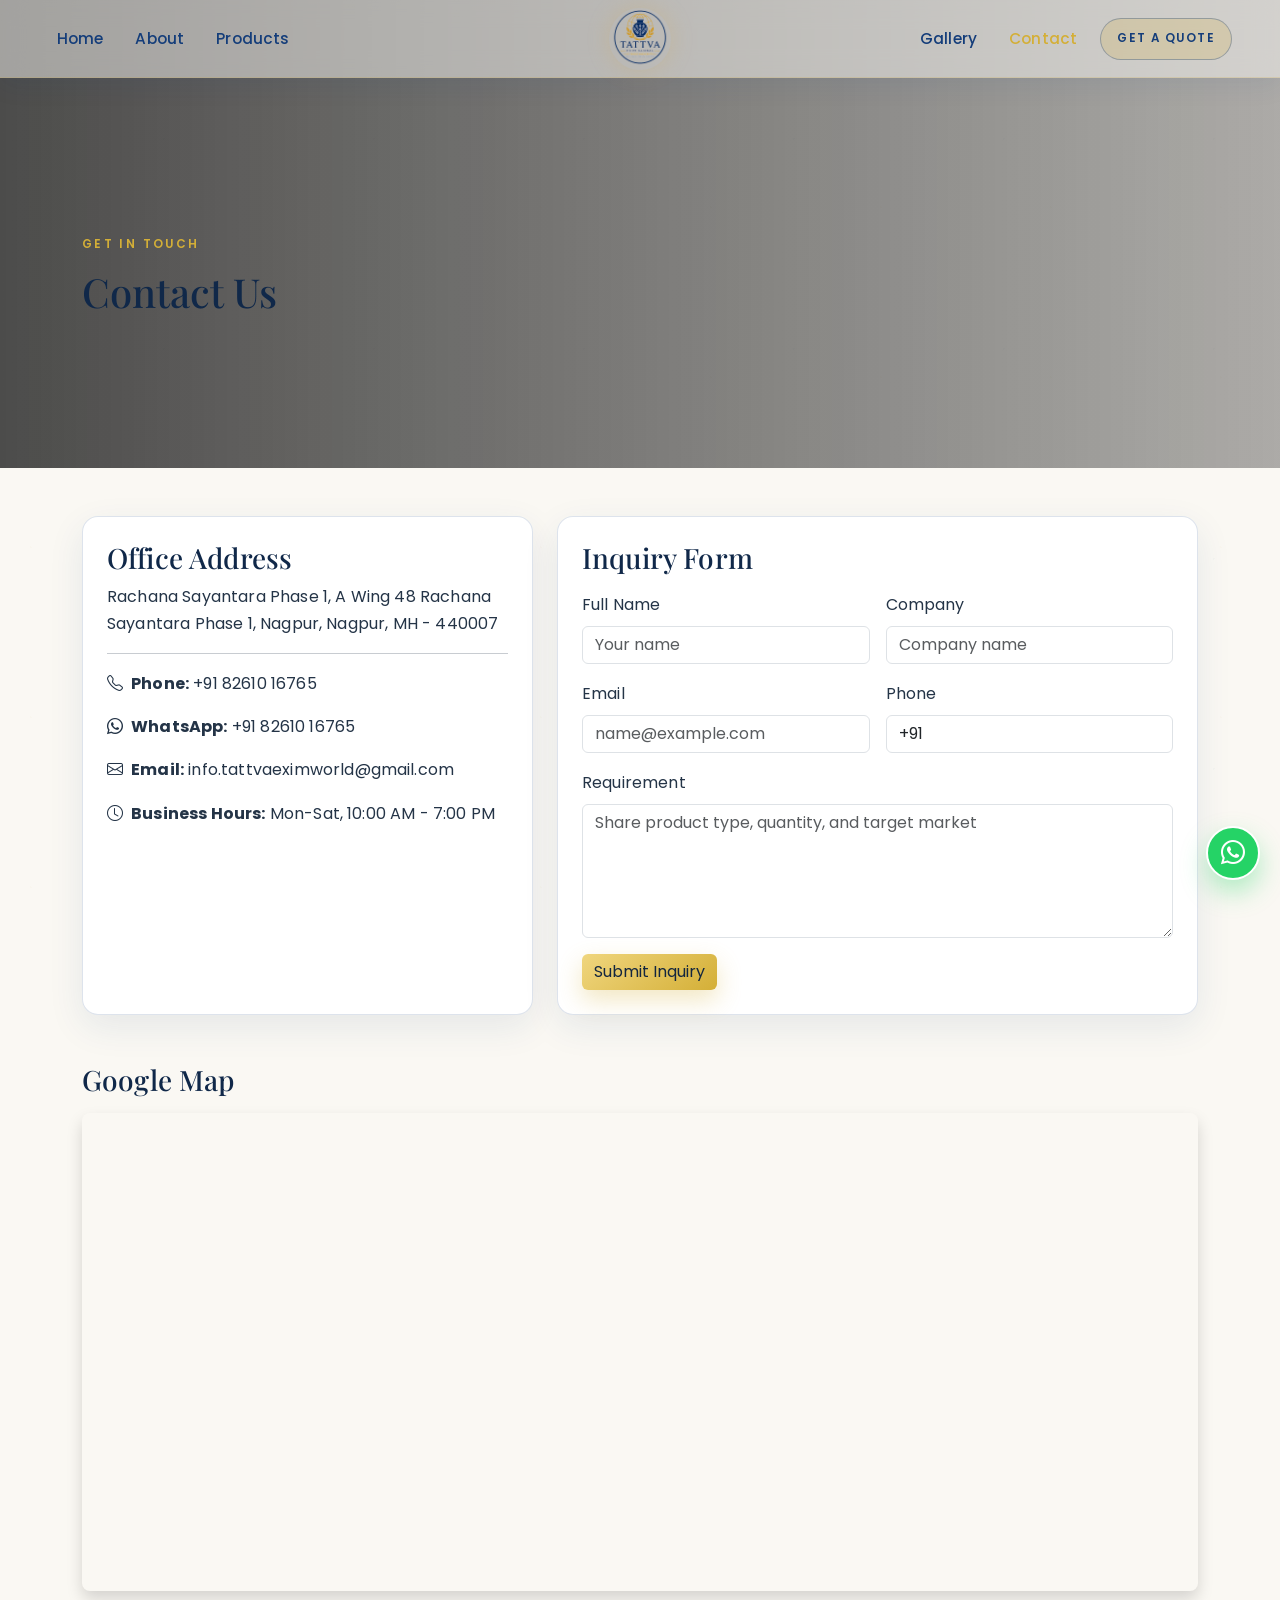
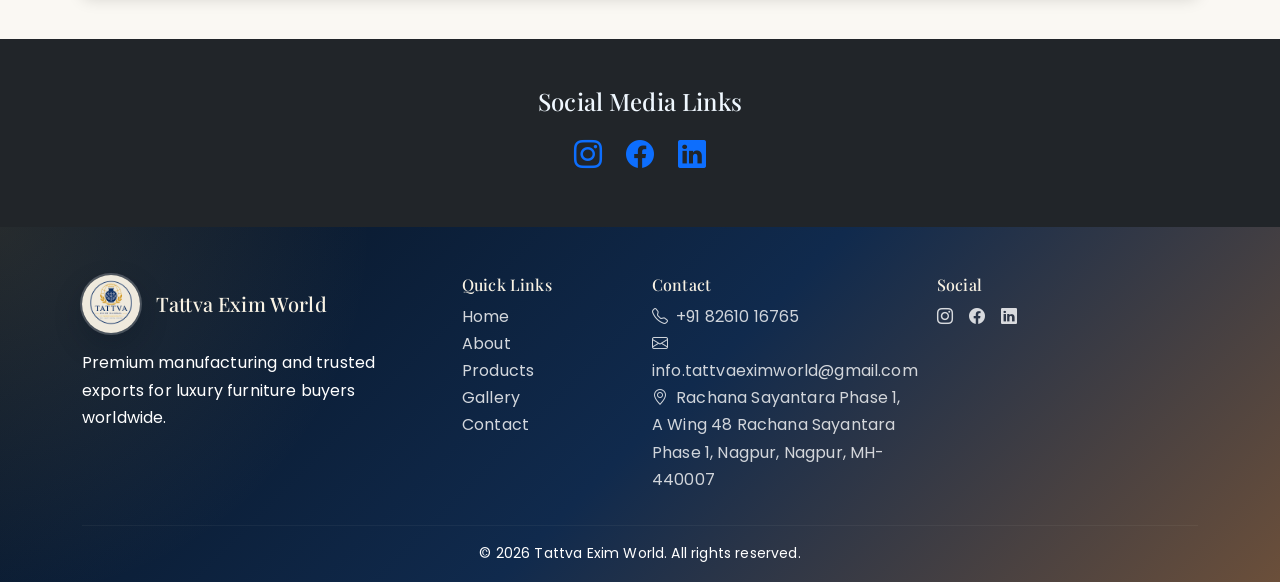
<file: contact.html>
<!doctype html>
<html lang="en">
<head>
  <meta charset="UTF-8">
  <meta name="viewport" content="width=device-width, initial-scale=1.0">
  <meta name="description" content="Contact Tattva Exim World for product inquiries, export support, and partnerships.">
  <title>Contact | Tattva Exim World</title>
  <link rel="preconnect" href="https://fonts.googleapis.com">
  <link rel="preconnect" href="https://fonts.gstatic.com" crossorigin>
  <link href="https://fonts.googleapis.com/css2?family=Playfair+Display:wght@500;600;700&family=Poppins:wght@300;400;500;600&display=swap" rel="stylesheet">
  <link href="https://cdn.jsdelivr.net/npm/bootstrap@5.3.3/dist/css/bootstrap.min.css" rel="stylesheet">
  <link href="https://cdn.jsdelivr.net/npm/bootstrap-icons@1.11.3/font/bootstrap-icons.css" rel="stylesheet">
  <link rel="stylesheet" href="assets/css/styles.css?v=20260821n">
</head>
<body>
  <div id="pageLoader" class="page-loader" role="status" aria-live="polite" aria-label="Loading page">
    <div class="loader-core">
      <div class="loader-spinner"></div>
      <img src="assets/tattava_logo.png" alt="Tattva Exim Global logo loading" class="loader-logo">
    </div>
  </div>
  <header id="siteHeader"></header>

  <main>
    <section class="page-banner page-banner-contact d-flex align-items-center">
      <div class="container text-light reveal">
        <p class="eyebrow">Get In Touch</p>
        <h1>Contact Us</h1>
      </div>
    </section>

    <section class="py-5">
      <div class="container">
        <div class="row g-4">
          <div class="col-lg-5 reveal">
            <div class="premium-panel h-100">
              <h3>Office Address</h3>
              <p>Rachana Sayantara Phase 1, A Wing 48 Rachana Sayantara Phase 1, Nagpur, Nagpur, MH - 440007</p>
              <hr>
              <p><i class="bi bi-telephone me-2"></i><strong>Phone:</strong> +91 82610 16765</p>
              <p><i class="bi bi-whatsapp me-2"></i><strong>WhatsApp:</strong> +91 82610 16765</p>
              <p><i class="bi bi-envelope me-2"></i><strong>Email:</strong> info.tattvaeximworld@<wbr>gmail.com</p>
              <p class="mb-0"><i class="bi bi-clock me-2"></i><strong>Business Hours:</strong> Mon-Sat, 10:00 AM - 7:00 PM</p>
            </div>
          </div>

         <div class="col-lg-7 reveal">
  <div class="premium-panel">
    <h3 class="mb-3">Inquiry Form</h3>

    <form id="inquiryForm">
      <div class="row g-3">

        <div class="col-md-6">
          <label for="name" class="form-label">Full Name</label>
          <input id="name" type="text" class="form-control"
                 placeholder="Your name" required>
        </div>

        <div class="col-md-6">
          <label for="company" class="form-label">Company</label>
          <input id="company" type="text" class="form-control"
                 placeholder="Company name" required>
        </div>

        <div class="col-md-6">
          <label for="email" class="form-label">Email</label>
          <input id="email" type="email" class="form-control"
                 placeholder="name@example.com" required>
        </div>

        <div class="col-md-6">
          <label for="phone" class="form-label">Phone</label>
          <input id="phone" type="tel" class="form-control" value="+91 " placeholder="+91 9876543210" required>
        </div>

        <div class="col-12">
          <label for="message" class="form-label">Requirement</label>
          <textarea id="message" class="form-control" rows="5"
                    placeholder="Share product type, quantity, and target market"
                    required></textarea>
        </div>

        <div class="col-12">
          <button type="submit" class="btn btn-gold">
            Submit Inquiry
          </button>
        </div>

      </div>
    </form>
  </div>
</div>

<script>
document.getElementById("inquiryForm").addEventListener("submit", function(e) {
    e.preventDefault();

    const name = document.getElementById("name").value.trim();
    const company = document.getElementById("company").value.trim();
    const email = document.getElementById("email").value.trim();
    const phone = document.getElementById("phone").value.trim();
    const requirement = document.getElementById("message").value.trim();

    const whatsappNumber = "918261016765";

    const whatsappMessage =
`*New Inquiry Received*

*Full Name:* ${name}
*Company:* ${company}
*Email:* ${email}
*Phone:* ${phone}

*Requirement:*
${requirement}

Thank you.`;

    const whatsappURL =
        "https://wa.me/" + whatsappNumber +
        "?text=" + encodeURIComponent(whatsappMessage);

    window.open(whatsappURL, "_blank");
});
</script>
        </div>
      </div>
    </section>

    <section class="pb-5">
      <div class="container reveal">
        <h3 class="mb-3">Google Map</h3>
        <div class="ratio ratio-21x9 rounded-3 overflow-hidden shadow">
          <iframe src="https://www.google.com/maps/embed?pb=!1m17!1m12!1m3!1d3066.5744264019877!2d79.03553387526047!3d21.168979580515753!2m3!1f0!2f0!3f0!3m2!1i1024!2i768!4f13.1!3m2!1m1!2zMjHCsDEwJzA4LjMiTiA3OcKwMDInMTcuMiJF!5e1!3m2!1sen!2sin!4v1787384384492!5m2!1sen!2sin" width="600" height="450" style="border:0;" allowfullscreen="" loading="lazy" referrerpolicy="strict-origin-when-cross-origin"></iframe>
        </div>
      </div>
    </section>

    <section class="py-5 bg-dark text-light">
      <div class="container text-center reveal">
        <h4 class="mb-3" style="color: aliceblue;">Social Media Links</h4>
        <div class="d-flex justify-content-center gap-4 fs-3">
          <a href="https://www.instagram.com/tattvaeximworld/" aria-label="Instagram"><i class="bi bi-instagram"></i></a>
          <a href="https://www.facebook.com/profile.php?id=61591756614521" aria-label="Facebook"><i class="bi bi-facebook"></i></a>
          <a href="https://www.linkedin.com/in/tattva-exim-world-499649420/" aria-label="LinkedIn"><i class="bi bi-linkedin"></i></a>
          <!-- <a href="#" aria-label="YouTube"><i class="bi bi-youtube"></i></a> -->
        </div>
      </div>
    </section>
  </main>

  <footer class="site-footer pt-5 pb-3">
    <div class="container">
      <div class="row g-4">
        <div class="col-lg-4">
          <div class="d-flex align-items-center gap-3 mb-3">
            <img src="assets/tattava_logo.png" alt="Tattva Exim Global logo" class="footer-mark">
            <h5 class="mb-0">Tattva Exim World</h5>
          </div>
          <p > Premium manufacturing and trusted exports for luxury furniture buyers worldwide.</p>
        </div>
        <div class="col-lg-2 col-6">
          <h6>Quick Links</h6>
          <ul class="list-unstyled">
            <li><a href="index.html">Home</a></li>
            <li><a href="about.html">About</a></li>
            <li><a href="products.html">Products</a></li>
            <li><a href="gallery.html">Gallery</a></li>
            <li><a href="contact.html">Contact</a></li>
          </ul>
        </div>
        <div class="col-lg-3 col-6">
          <h6>Contact</h6>
          <ul class="list-unstyled" st>
            <li><i class="bi bi-telephone me-2"></i>+91 82610 16765</li>
            <li><i class="bi bi-envelope me-2"></i>info.tattvaeximworld@gmail.com</li>
            <li><i class="bi bi-geo-alt me-2"></i>Rachana Sayantara Phase 1, A Wing 48 Rachana Sayantara Phase 1, Nagpur, Nagpur, MH-440007</li>
          </ul>
        </div>
        <div class="col-lg-3">
          <h6>Social</h6>
          <div class="d-flex gap-3">
            <a href="https://www.instagram.com/tattvaeximworld/" aria-label="Instagram"><i class="bi bi-instagram"></i></a>
            <a href="https://www.facebook.com/profile.php?id=61591756614521" aria-label="Facebook"><i class="bi bi-facebook"></i></a>
            <a href="https://www.linkedin.com/in/tattva-exim-world-499649420/" aria-label="LinkedIn"><i class="bi bi-linkedin"></i></a>
            <!-- <a href="#" aria-label="YouTube"><i class="bi bi-youtube"></i></a> -->
          </div>
        </div>
      </div>
      <hr>
      <p class="mb-0 text-center small">&copy; 2026 Tattva Exim World. All rights reserved.</p>
    </div>
  </footer>

  <div class="modal fade quote-modal" id="quoteModal" tabindex="-1" aria-labelledby="quoteModalLabel" aria-hidden="true">
    <div class="modal-dialog modal-dialog-centered">
      <div class="modal-content">
        <div class="modal-header">
          <h5 class="modal-title" id="quoteModalLabel">Get a Quote</h5>
          <button type="button" class="btn-close" data-bs-dismiss="modal" aria-label="Close"></button>
        </div>
        <div class="modal-body">
          <form>
            <div class="mb-3">
              <label class="form-label" for="quoteName">Full Name</label>
              <input id="quoteName" class="form-control" type="text" placeholder="Your full name">
            </div>
            <div class="mb-3">
              <label class="form-label" for="quoteEmail">Email</label>
              <input id="quoteEmail" class="form-control" type="email" placeholder="name@example.com">
            </div>
            <div class="mb-3">
              <label class="form-label" for="quotePhone">Phone</label>
              <input id="quotePhone" class="form-control" type="tel" placeholder="+91">
            </div>
            <div class="mb-3">
              <label class="form-label" for="quoteDetails">Requirement</label>
              <textarea id="quoteDetails" class="form-control" rows="4" placeholder="Share product, quantity and destination market"></textarea>
            </div>
            <button type="submit" class="btn btn-gold btn-luxury w-100">Submit Inquiry</button>
          </form>
        </div>
      </div>
    </div>
  </div>

  <a class="whatsapp-float" href="https://wa.me/918261016765" target="_blank" rel="noopener" aria-label="Chat on WhatsApp">
    <i class="bi bi-whatsapp"></i>
  </a>

  <script src="https://cdn.jsdelivr.net/npm/bootstrap@5.3.3/dist/js/bootstrap.bundle.min.js"></script>
  <script src="assets/js/main.js?v=20260721c"></script>
</body>
</html>
</file>
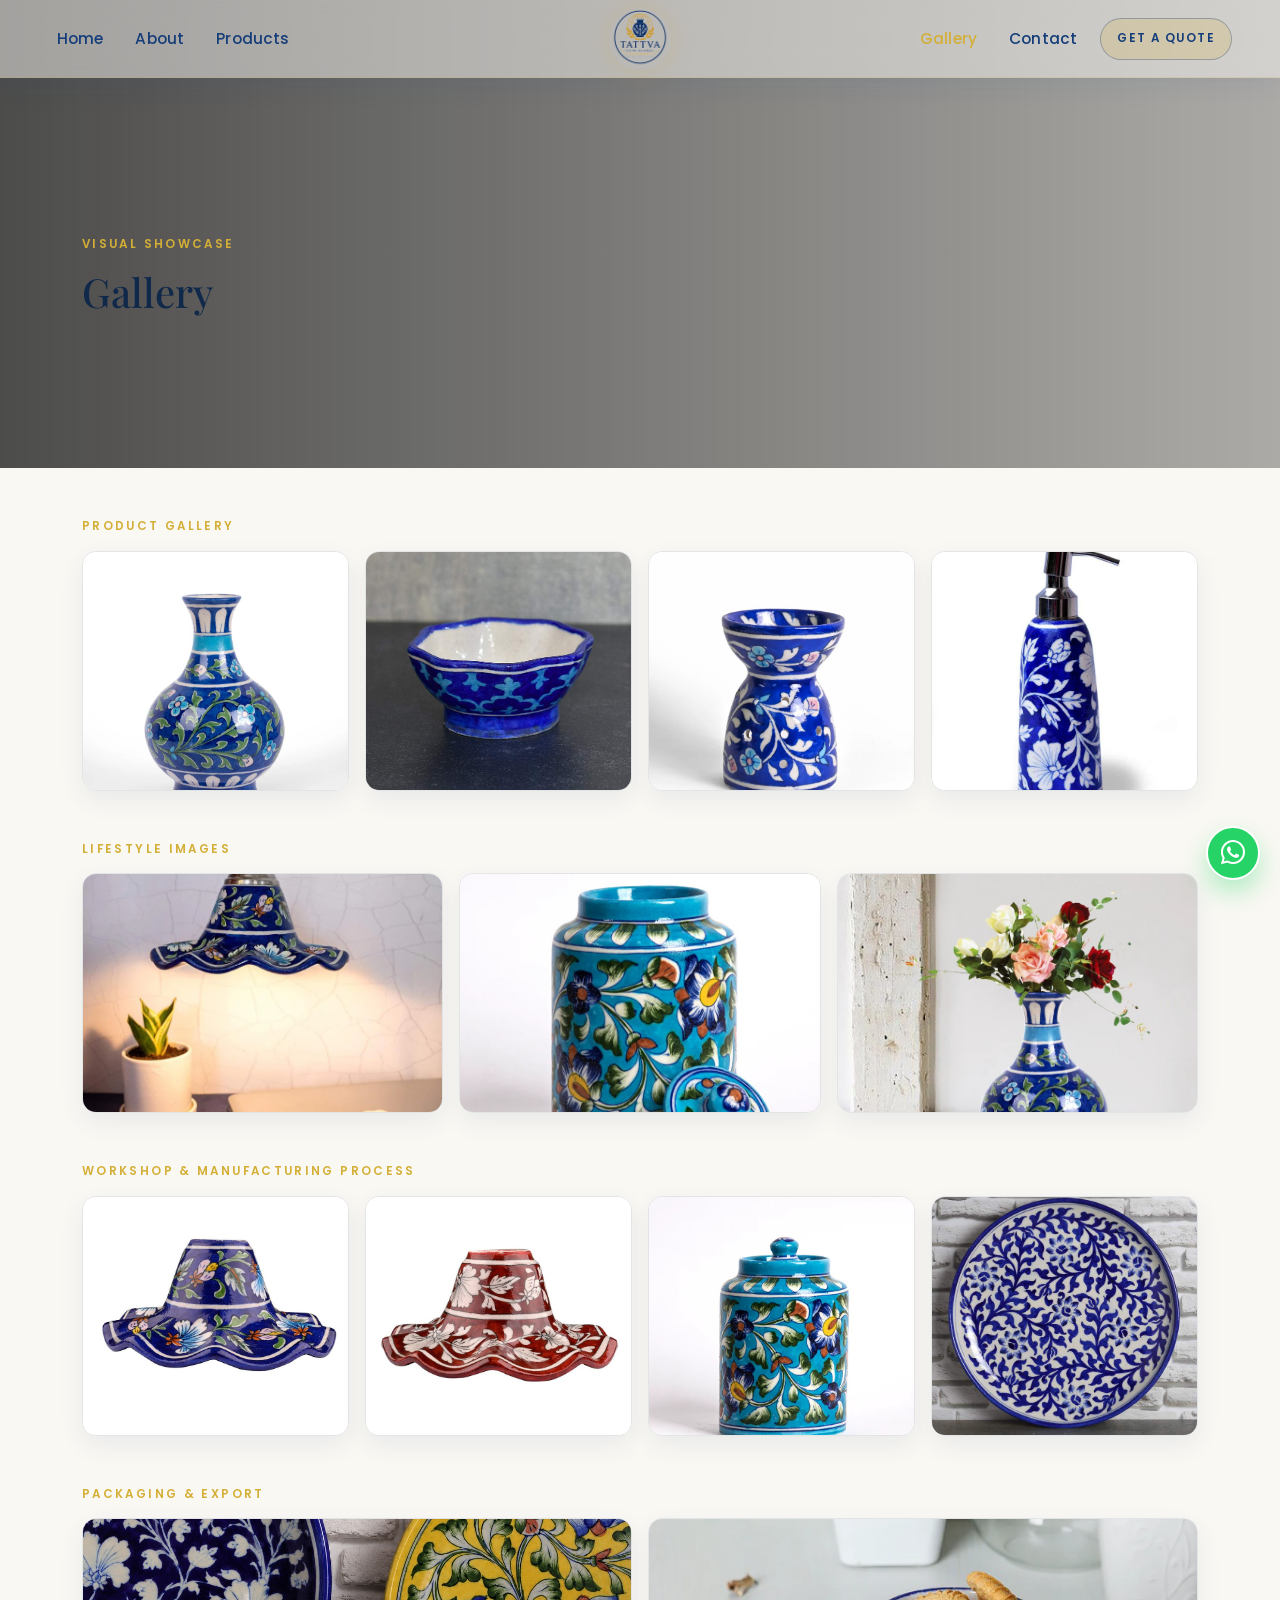
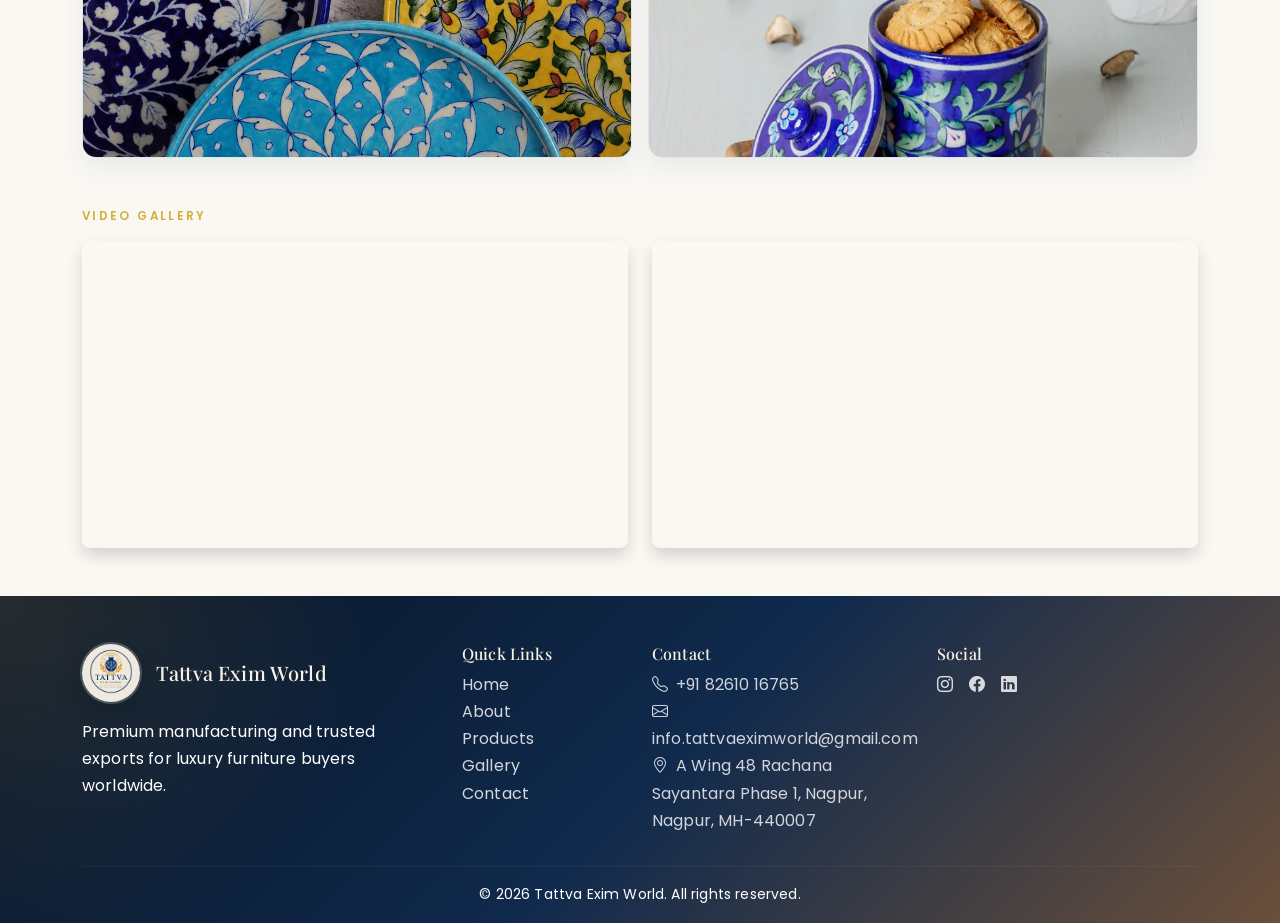
<file: gallery.html>
<!doctype html>
<html lang="en">
<head>
  <meta charset="UTF-8">
  <meta name="viewport" content="width=device-width, initial-scale=1.0">
  <meta name="description" content="Gallery of products, lifestyle setups, workshop, process and export packaging by Tattva Exim World.">
  <title>Gallery | Tattva Exim World</title>
  <link rel="preconnect" href="https://fonts.googleapis.com">
  <link rel="preconnect" href="https://fonts.gstatic.com" crossorigin>
  <link href="https://fonts.googleapis.com/css2?family=Playfair+Display:wght@500;600;700&family=Poppins:wght@300;400;500;600&display=swap" rel="stylesheet">
  <link href="https://cdn.jsdelivr.net/npm/bootstrap@5.3.3/dist/css/bootstrap.min.css" rel="stylesheet">
  <link href="https://cdn.jsdelivr.net/npm/bootstrap-icons@1.11.3/font/bootstrap-icons.css" rel="stylesheet">
  <link rel="stylesheet" href="assets/css/styles.css?v=20260821n">
</head>
<body>
  <div id="pageLoader" class="page-loader" role="status" aria-live="polite" aria-label="Loading page">
    <div class="loader-core">
      <div class="loader-spinner"></div>
      <img src="assets/tattava_logo.png" alt="Tattva Exim Global logo loading" class="loader-logo">
    </div>
  </div>
  <header id="siteHeader"></header>

  <main>
    <section class="page-banner page-banner-gallery d-flex align-items-center">
      <div class="container text-light reveal">
        <p class="eyebrow">Visual Showcase</p>
        <h1>Gallery</h1>
      </div>
    </section>

    <section class="py-5">
      <div class="container">
        <p class="eyebrow text-gold reveal">Product Gallery</p>
        <div class="row g-3 mb-5">
          <div class="col-6 col-md-3 reveal"><img class="img-fluid gallery-thumb" src="assets/images/blue-pottery/surahi-vase-alt.png" alt="Blue pottery surahi vase"></div>
          <div class="col-6 col-md-3 reveal"><img class="img-fluid gallery-thumb" src="assets/images/blue-pottery/lotus-bowl-main.png" alt="Blue lotus bowl"></div>
          <div class="col-6 col-md-3 reveal"><img class="img-fluid gallery-thumb" src="assets/images/blue-pottery/oil-burner-back.png" alt="Blue pottery oil burner"></div>
          <div class="col-6 col-md-3 reveal"><img class="img-fluid gallery-thumb" src="assets/images/blue-pottery/soap-dispenser.png" alt="Blue pottery soap dispenser"></div>
        </div>

        <p class="eyebrow text-brown reveal">Lifestyle Images</p>
        <div class="row g-3 mb-5">
          <div class="col-md-4 reveal"><img class="img-fluid gallery-thumb" src="assets/images/blue-pottery/hanging-lamp-lifestyle.png" alt="Blue hanging lamp lifestyle"></div>
          <div class="col-md-4 reveal"><img class="img-fluid gallery-thumb" src="assets/images/blue-pottery/storage-jar-lifestyle.png" alt="Blue pottery jar lifestyle"></div>
          <div class="col-md-4 reveal"><img class="img-fluid gallery-thumb" src="assets/images/blue-pottery/surahi-vase-main.png" alt="Blue surahi vase with flowers"></div>
        </div>

        <p class="eyebrow text-gold reveal">Workshop & Manufacturing Process</p>
        <div class="row g-3 mb-5">
          <div class="col-md-3 reveal"><img class="img-fluid gallery-thumb" src="assets/images/blue-pottery/hanging-lamp-studio.png" alt="Blue hanging lamp studio"></div>
          <div class="col-md-3 reveal"><img class="img-fluid gallery-thumb" src="assets/images/blue-pottery/hanging-lamp-red.png" alt="Red handcrafted hanging lamp"></div>
          <div class="col-md-3 reveal"><img class="img-fluid gallery-thumb" src="assets/images/blue-pottery/turquoise-jar-side.png" alt="Turquoise handcrafted jar"></div>
          <div class="col-md-3 reveal"><img class="img-fluid gallery-thumb" src="assets/images/blue-pottery/cobalt-wall-plate.png" alt="Cobalt wall plate"></div>
        </div>

        <p class="eyebrow text-brown reveal">Packaging & Export</p>
        <div class="row g-3 mb-5">
          <div class="col-md-6 reveal"><img class="img-fluid gallery-thumb" src="assets/images/blue-pottery/plate-collection.png" alt="Blue and yellow handcrafted plate collection"></div>
          <div class="col-md-6 reveal"><img class="img-fluid gallery-thumb" src="assets/images/blue-pottery/turquoise-jar-open.png" alt="Open turquoise storage jar"></div>
        </div>

        <p class="eyebrow text-gold reveal">Video Gallery</p>
        <div class="row g-4">
          <div class="col-md-6 reveal">
            <div class="ratio ratio-16x9 rounded-3 overflow-hidden shadow">
              <iframe src="https://www.youtube.com/embed/2k4D6XxM8xM" title="Manufacturing tour video" allowfullscreen></iframe>
            </div>
          </div>
          <div class="col-md-6 reveal">
            <div class="ratio ratio-16x9 rounded-3 overflow-hidden shadow">
              <iframe src="https://www.youtube.com/embed/1La4QzGeaaQ" title="Product showcase video" allowfullscreen></iframe>
            </div>
          </div>
        </div>
      </div>
    </section>
  </main>

  <footer class="site-footer pt-5 pb-3">
    <div class="container">
      <div class="row g-4">
        <div class="col-lg-4">
          <div class="d-flex align-items-center gap-3 mb-3">
            <img src="assets/tattava_logo.png" alt="Tattva Exim Global logo" class="footer-mark">
            <h5 class="mb-0">Tattva Exim World</h5>
          </div>
          <p>Premium manufacturing and trusted exports for luxury furniture buyers worldwide.</p>
        </div>
        <div class="col-lg-2 col-6">
          <h6>Quick Links</h6>
          <ul class="list-unstyled">
            <li><a href="index.html">Home</a></li>
            <li><a href="about.html">About</a></li>
            <li><a href="products.html">Products</a></li>
            <li><a href="gallery.html">Gallery</a></li>
            <li><a href="contact.html">Contact</a></li>
          </ul>
        </div>
        <div class="col-lg-3 col-6">
          <h6>Contact</h6>
          <ul class="list-unstyled">
            <li><i class="bi bi-telephone me-2"></i>+91 82610 16765</li>
            <li><i class="bi bi-envelope me-2"></i>info.tattvaeximworld@gmail.com</li>
            <li><i class="bi bi-geo-alt me-2"></i>A Wing 48 Rachana Sayantara Phase 1, Nagpur, Nagpur, MH-440007</li>
          </ul>
        </div>
        <div class="col-lg-3">
          <h6>Social</h6>
          <div class="d-flex gap-3">
            <a href="https://www.instagram.com/tattvaeximworld/" aria-label="Instagram"><i class="bi bi-instagram"></i></a>
            <a href="https://www.facebook.com/profile.php?id=61591756614521" aria-label="Facebook"><i class="bi bi-facebook"></i></a>
            <a href="https://www.linkedin.com/in/tattva-exim-world-499649420/" aria-label="LinkedIn"><i class="bi bi-linkedin"></i></a>
            <!-- <a href="#" aria-label="YouTube"><i class="bi bi-youtube"></i></a> -->
          </div>
        </div>
      </div>
      <hr>
      <p class="mb-0 text-center small">&copy; 2026 Tattva Exim World. All rights reserved.</p>
    </div>
  </footer>

  <div class="modal fade quote-modal" id="quoteModal" tabindex="-1" aria-labelledby="quoteModalLabel" aria-hidden="true">
    <div class="modal-dialog modal-dialog-centered">
      <div class="modal-content">
        <div class="modal-header">
          <h5 class="modal-title" id="quoteModalLabel">Get a Quote</h5>
          <button type="button" class="btn-close" data-bs-dismiss="modal" aria-label="Close"></button>
        </div>
        <div class="modal-body">
          <form>
            <div class="mb-3">
              <label class="form-label" for="quoteName">Full Name</label>
              <input id="quoteName" class="form-control" type="text" placeholder="Your full name">
            </div>
            <div class="mb-3">
              <label class="form-label" for="quoteEmail">Email</label>
              <input id="quoteEmail" class="form-control" type="email" placeholder="name@example.com">
            </div>
            <div class="mb-3">
              <label class="form-label" for="quotePhone">Phone</label>
              <input id="quotePhone" class="form-control" type="tel" placeholder="+91">
            </div>
            <div class="mb-3">
              <label class="form-label" for="quoteDetails">Requirement</label>
              <textarea id="quoteDetails" class="form-control" rows="4" placeholder="Share product, quantity and destination market"></textarea>
            </div>
            <button type="submit" class="btn btn-gold btn-luxury w-100">Submit Inquiry</button>
          </form>
        </div>
      </div>
    </div>
  </div>

  <a class="whatsapp-float" href="https://wa.me/918261016765" target="_blank" rel="noopener" aria-label="Chat on WhatsApp">
    <i class="bi bi-whatsapp"></i>
  </a>

  <script src="https://cdn.jsdelivr.net/npm/bootstrap@5.3.3/dist/js/bootstrap.bundle.min.js"></script>
  <script src="assets/js/main.js?v=20260721c"></script>
</body>
</html>
</file>
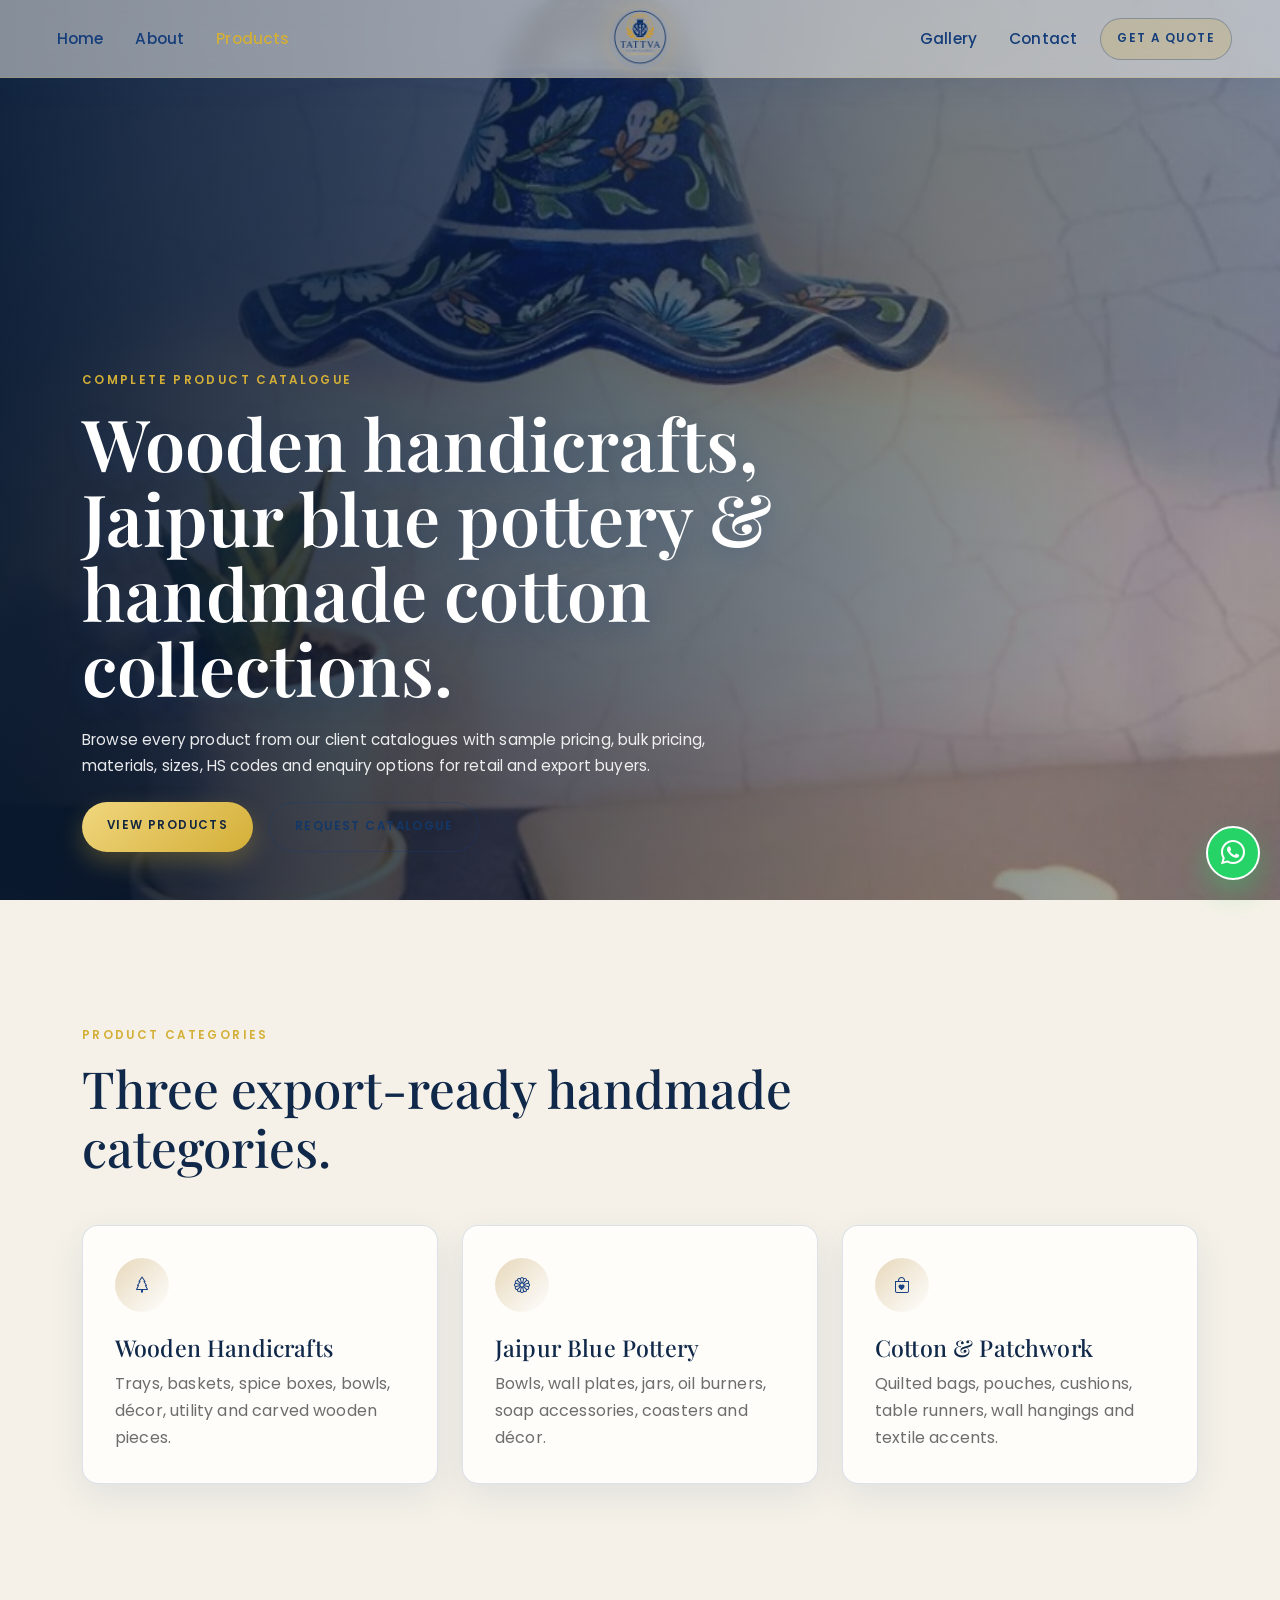
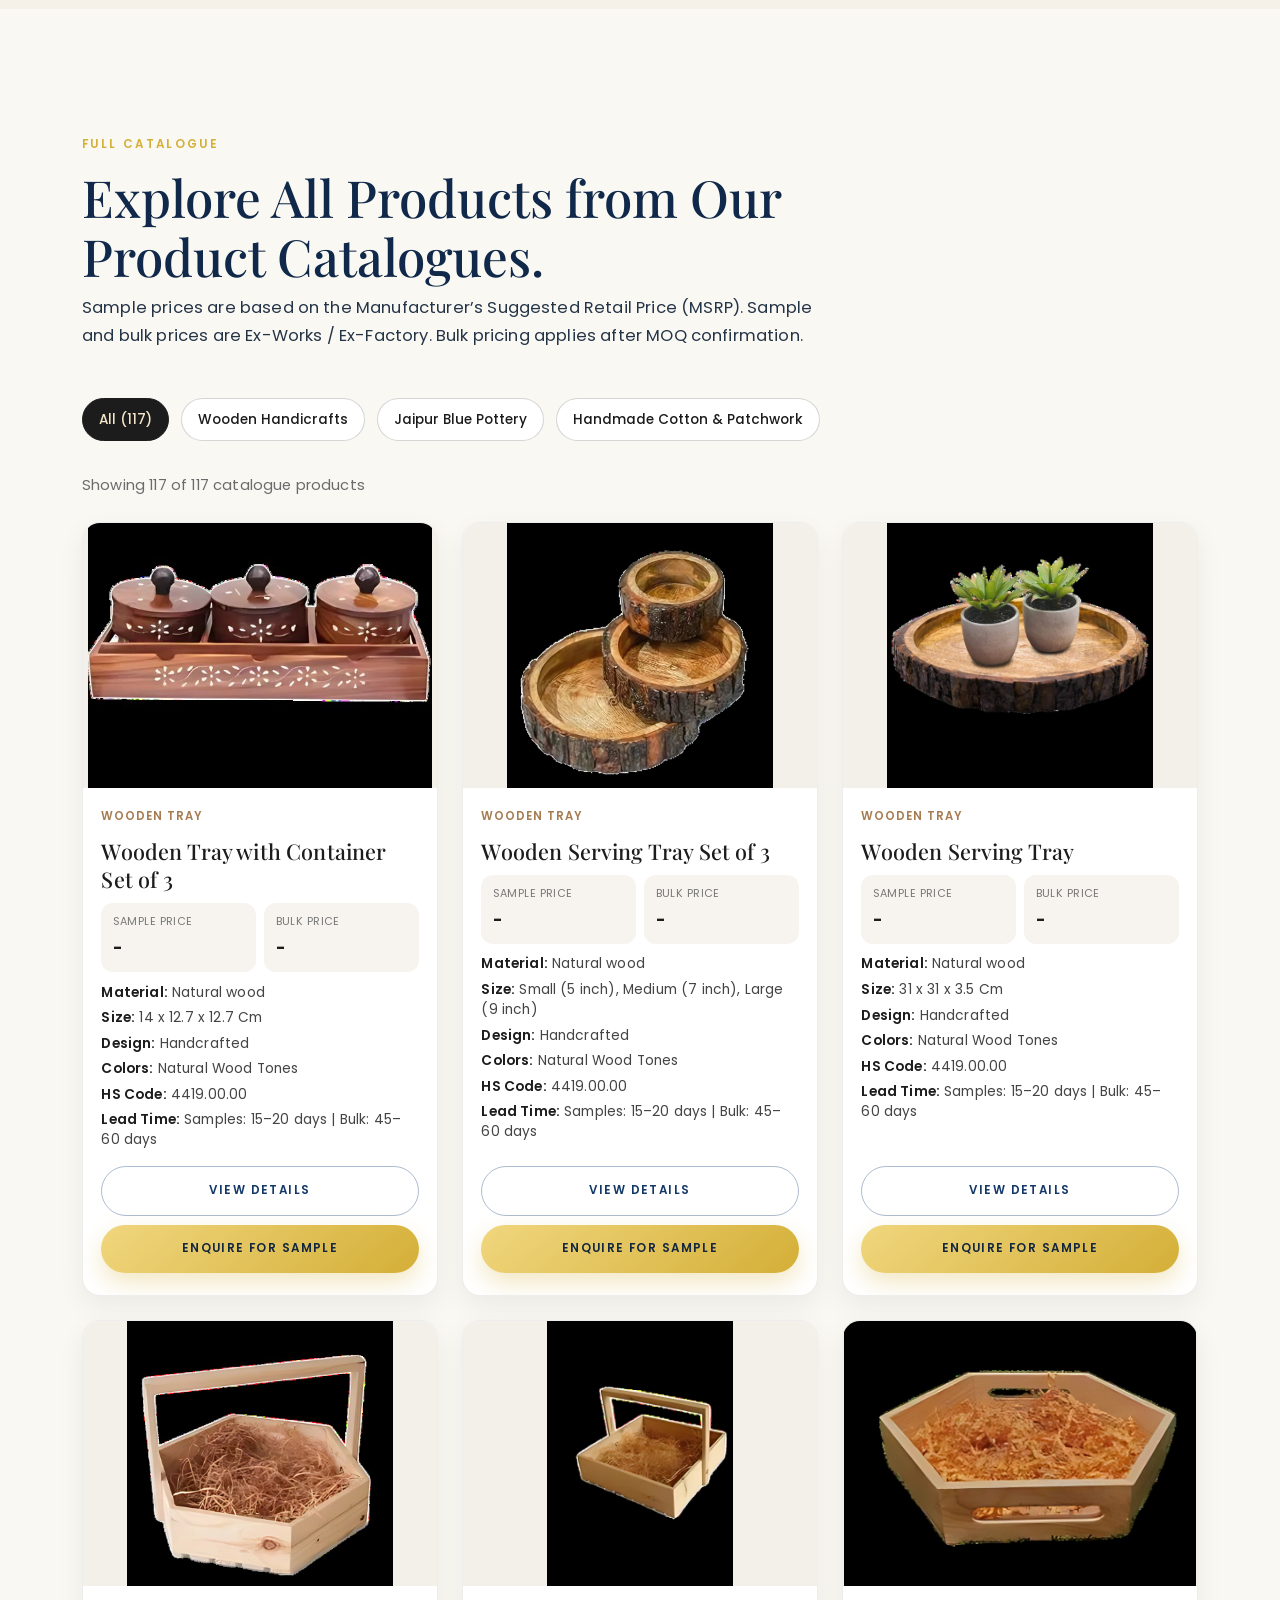
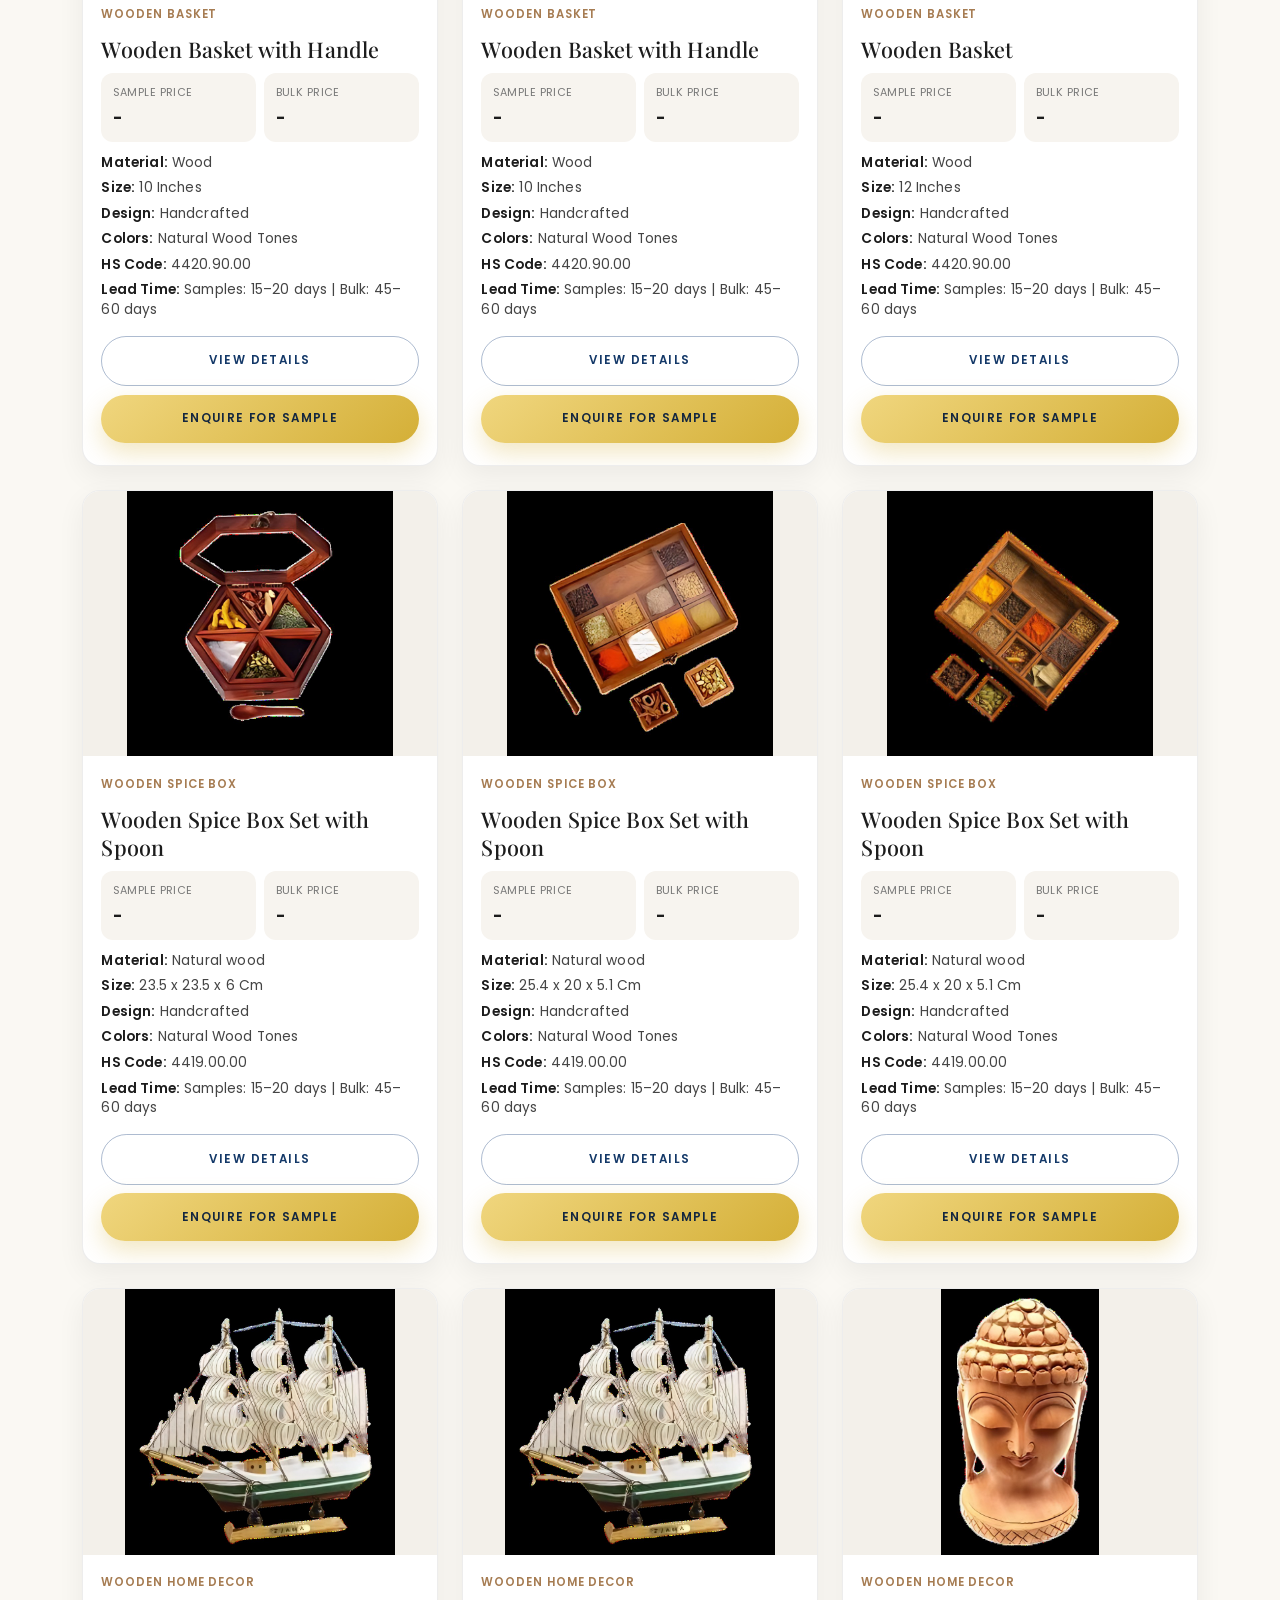
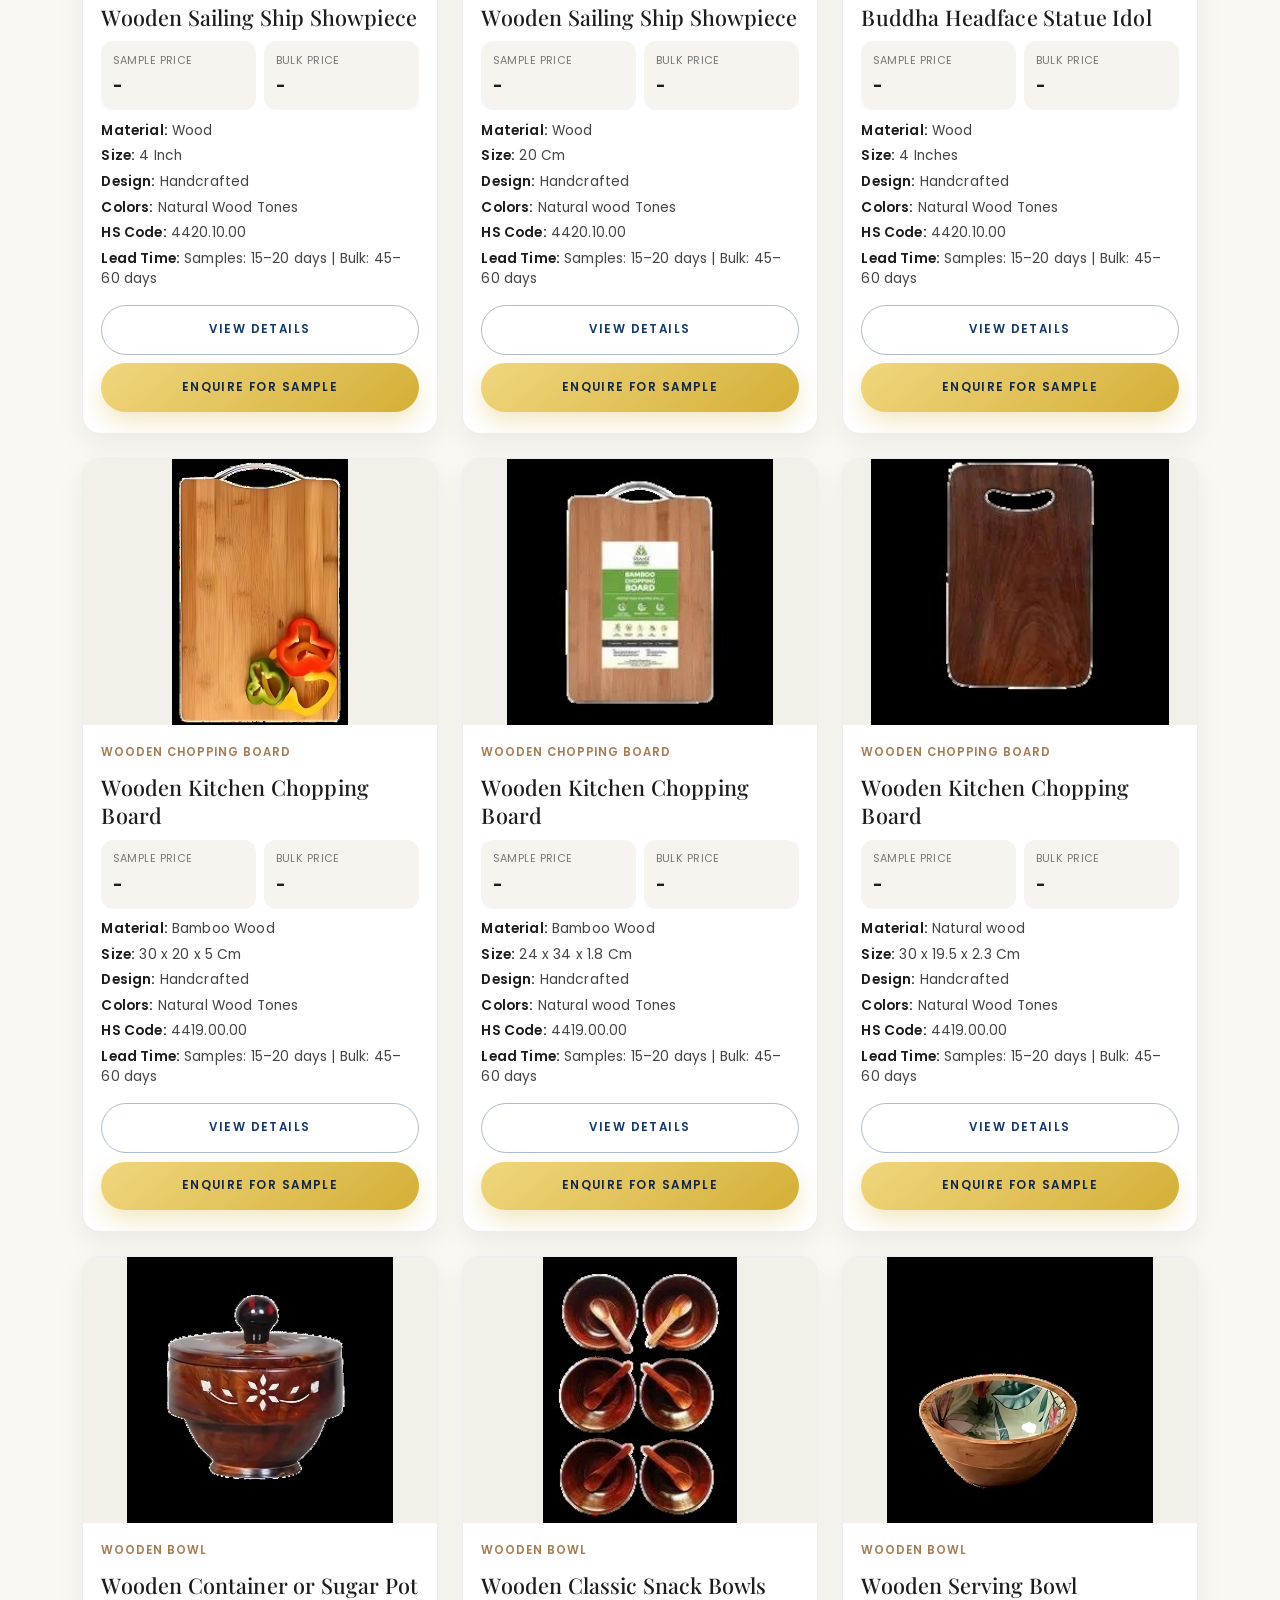
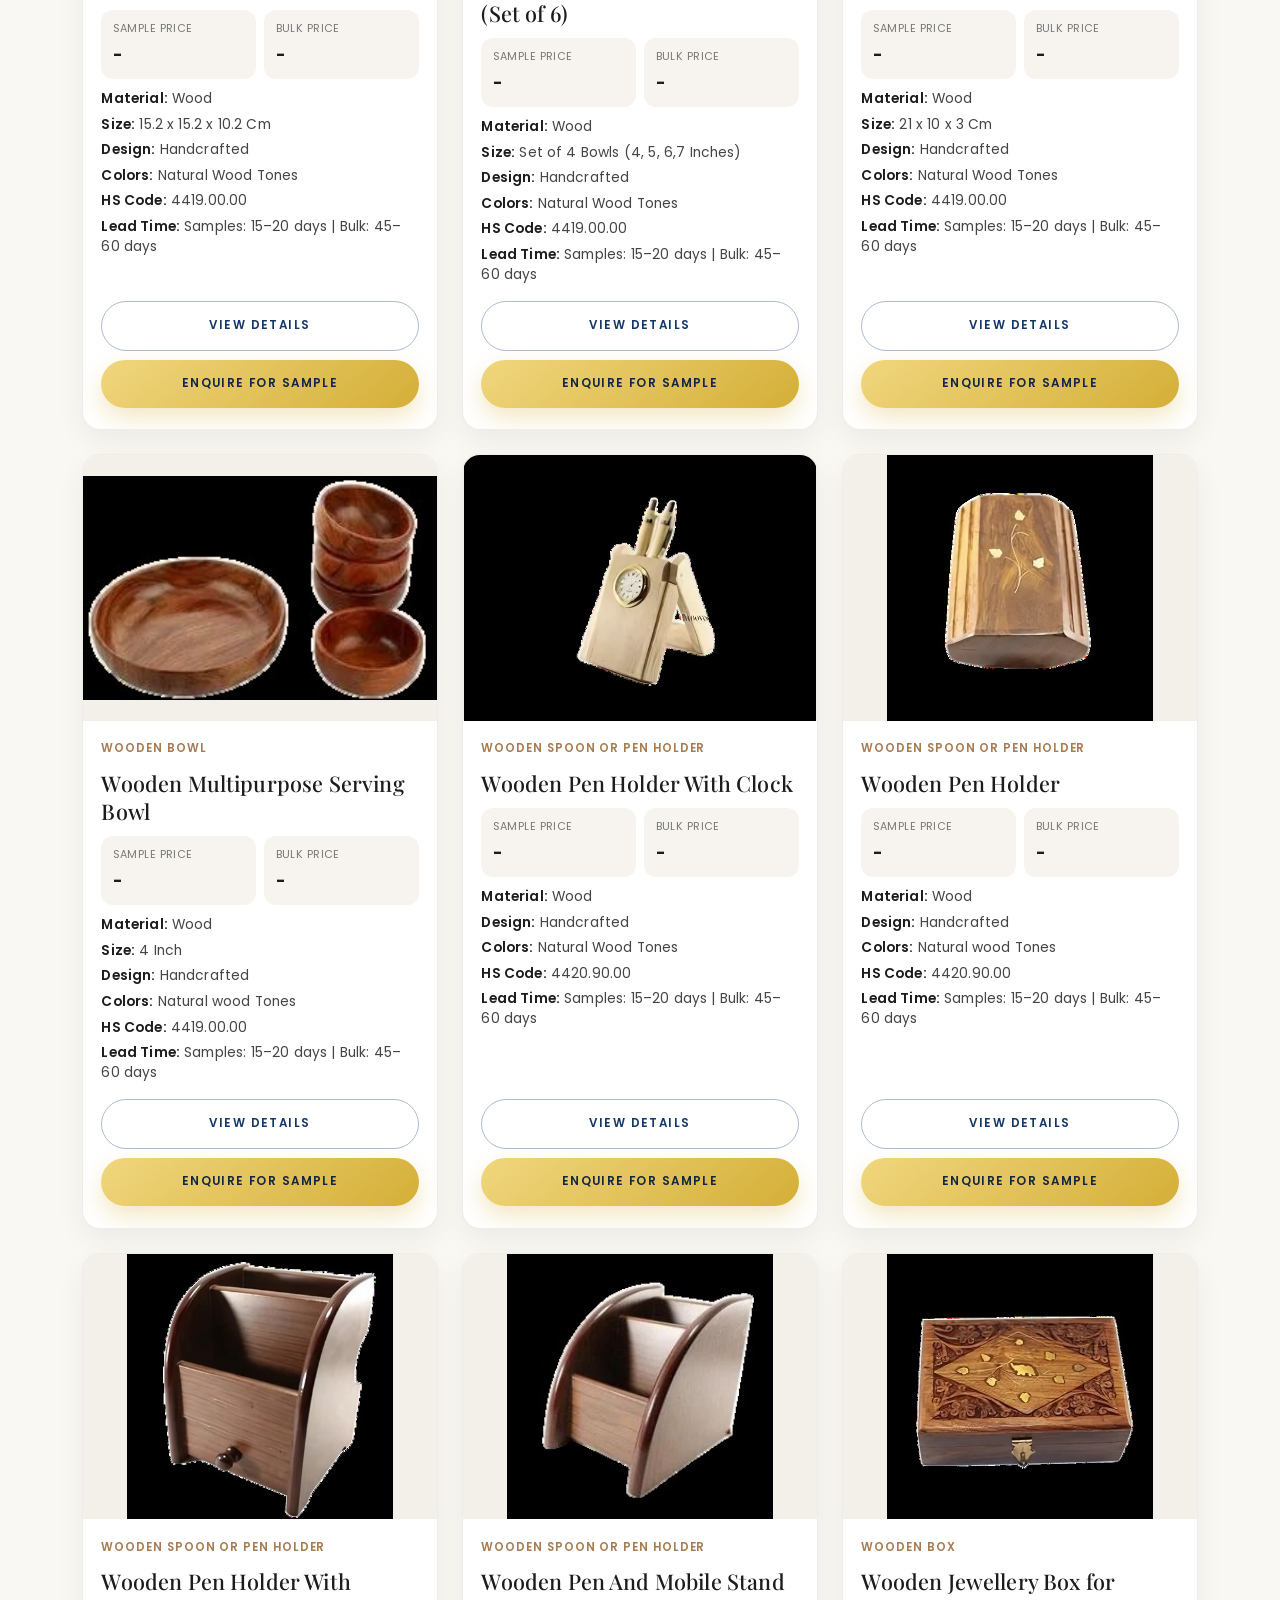
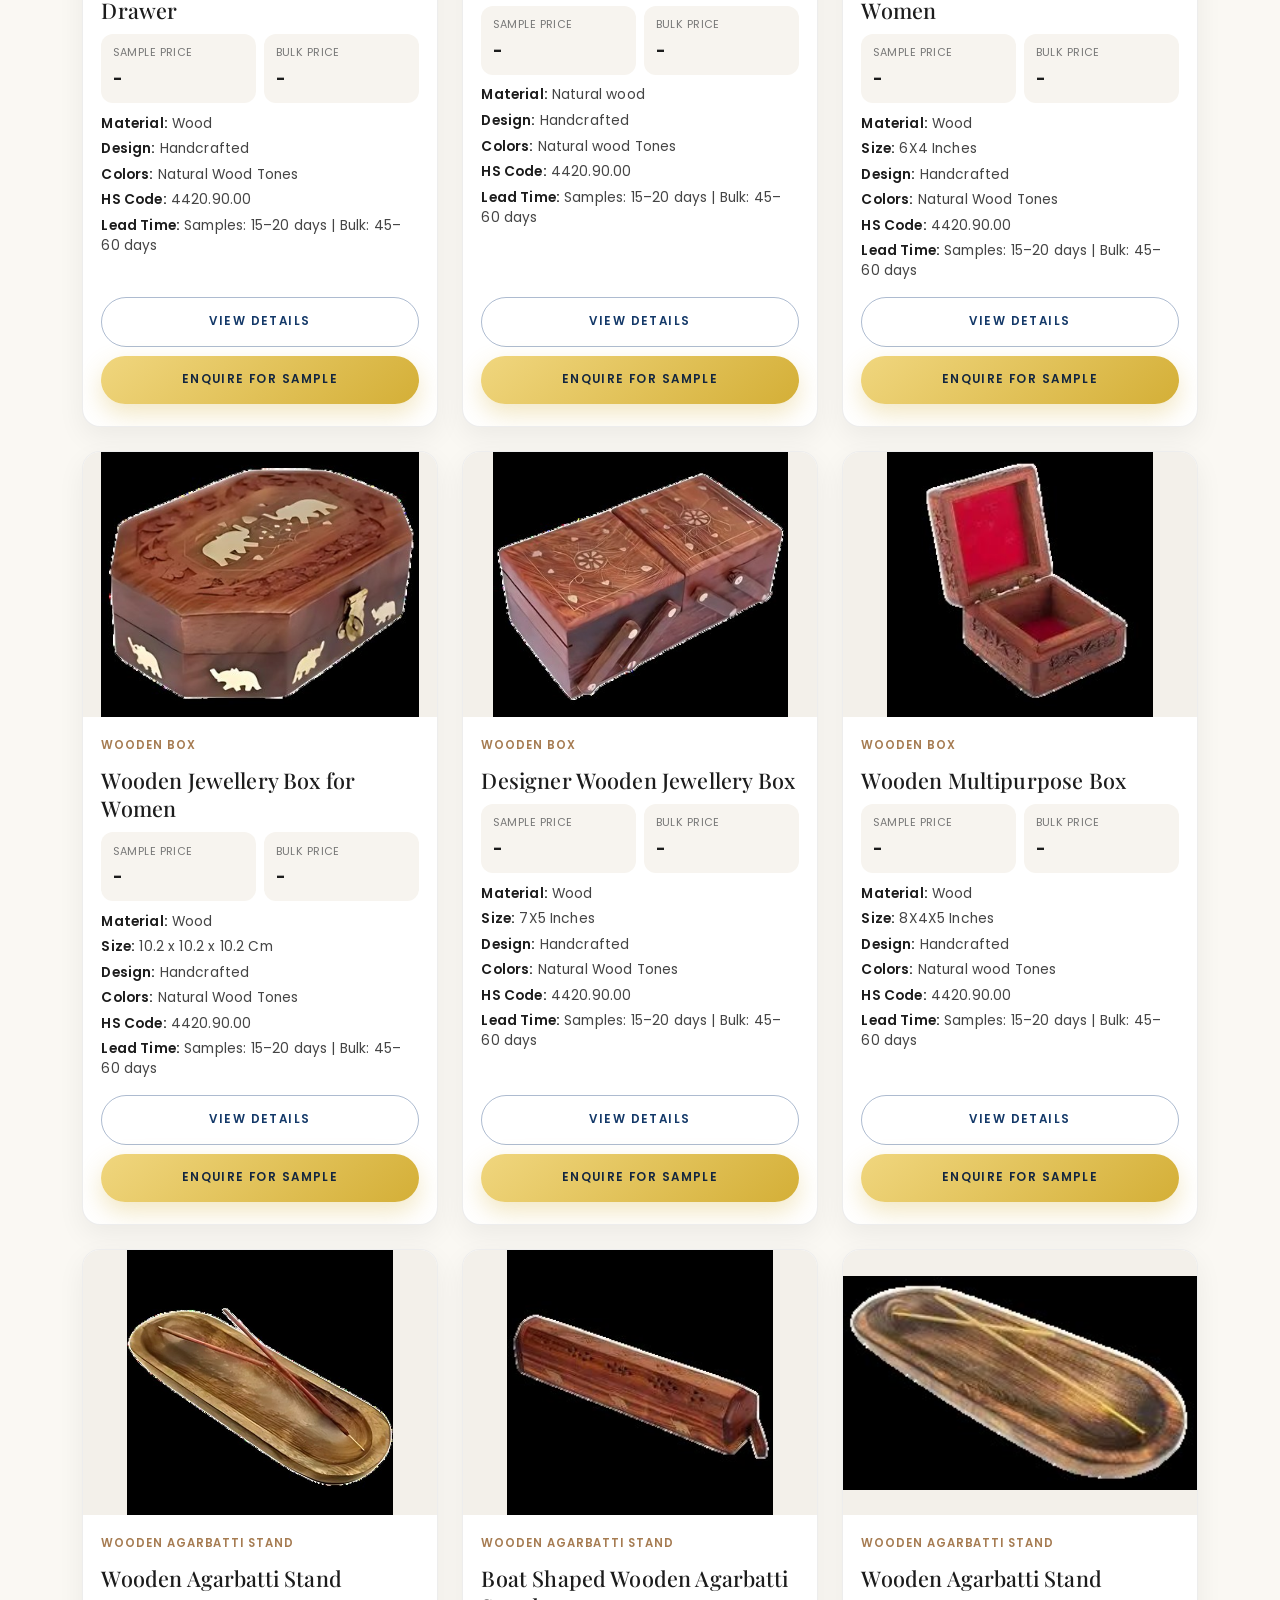
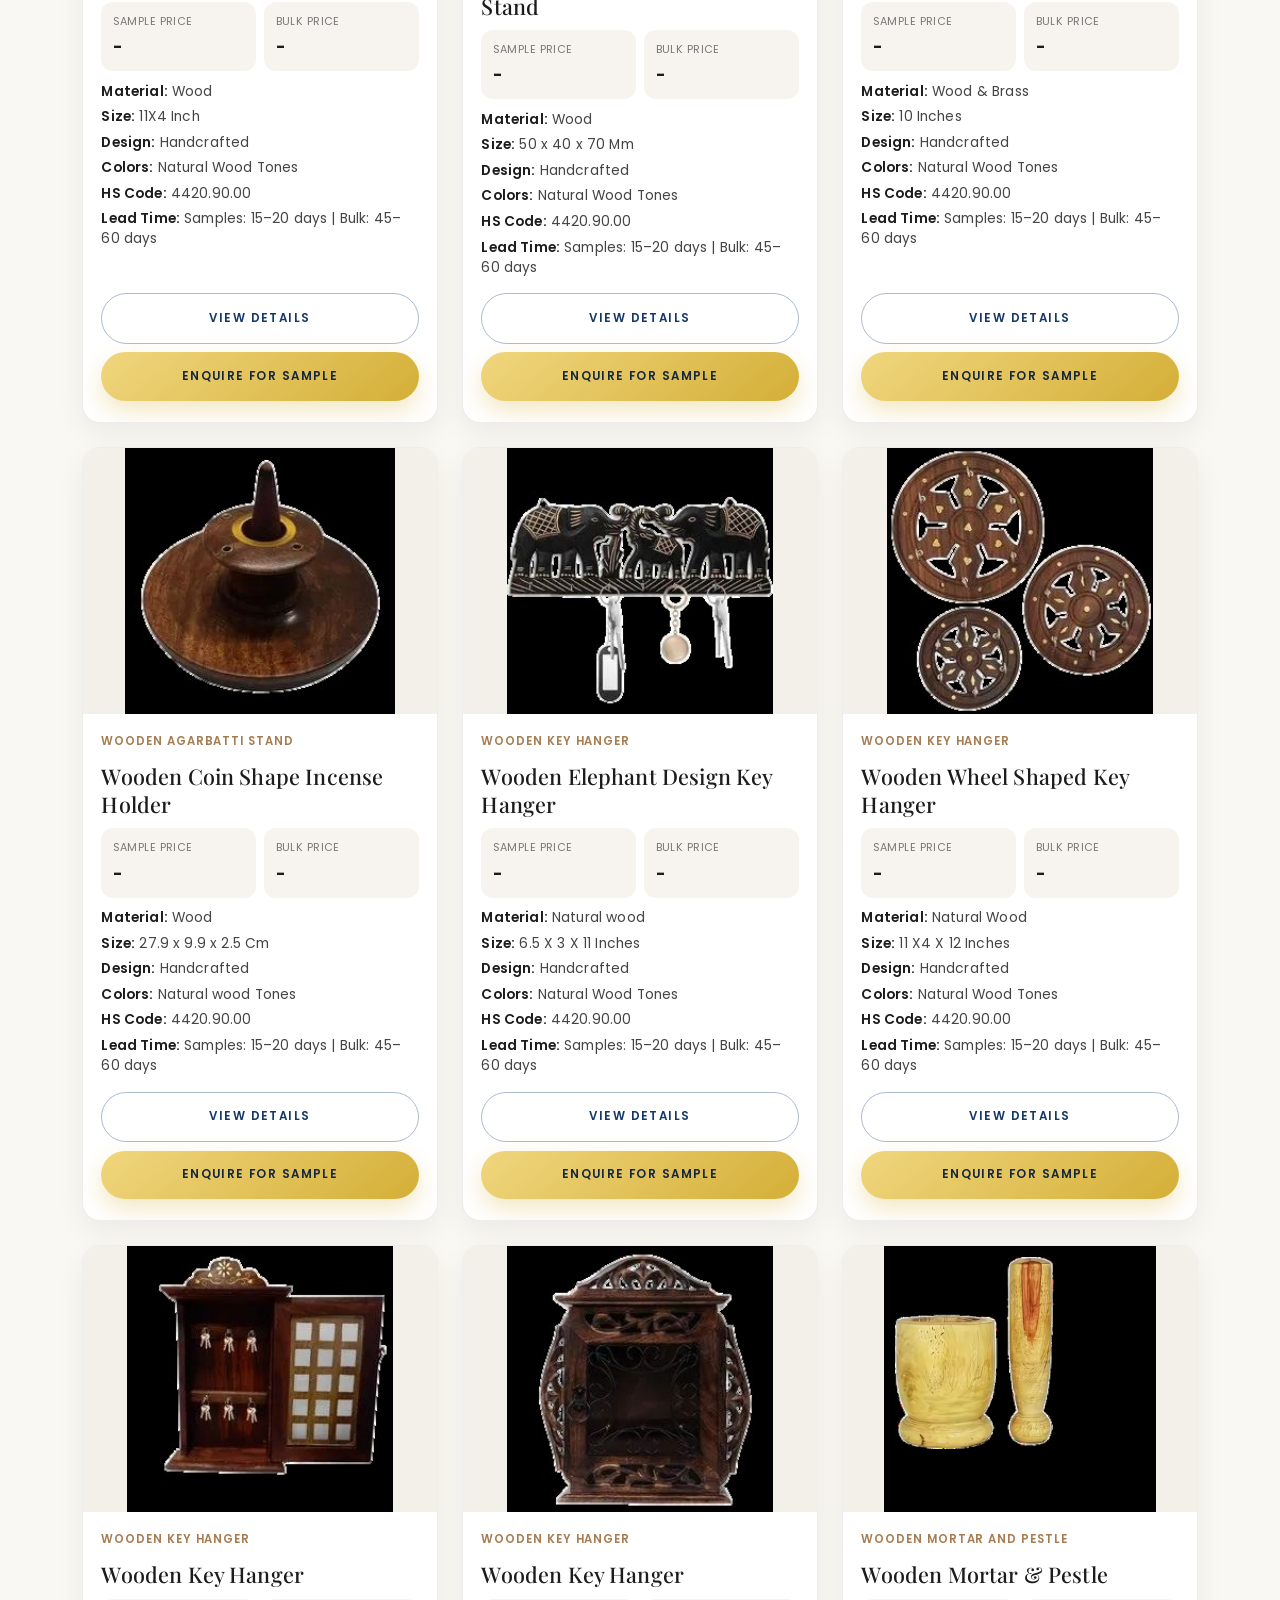
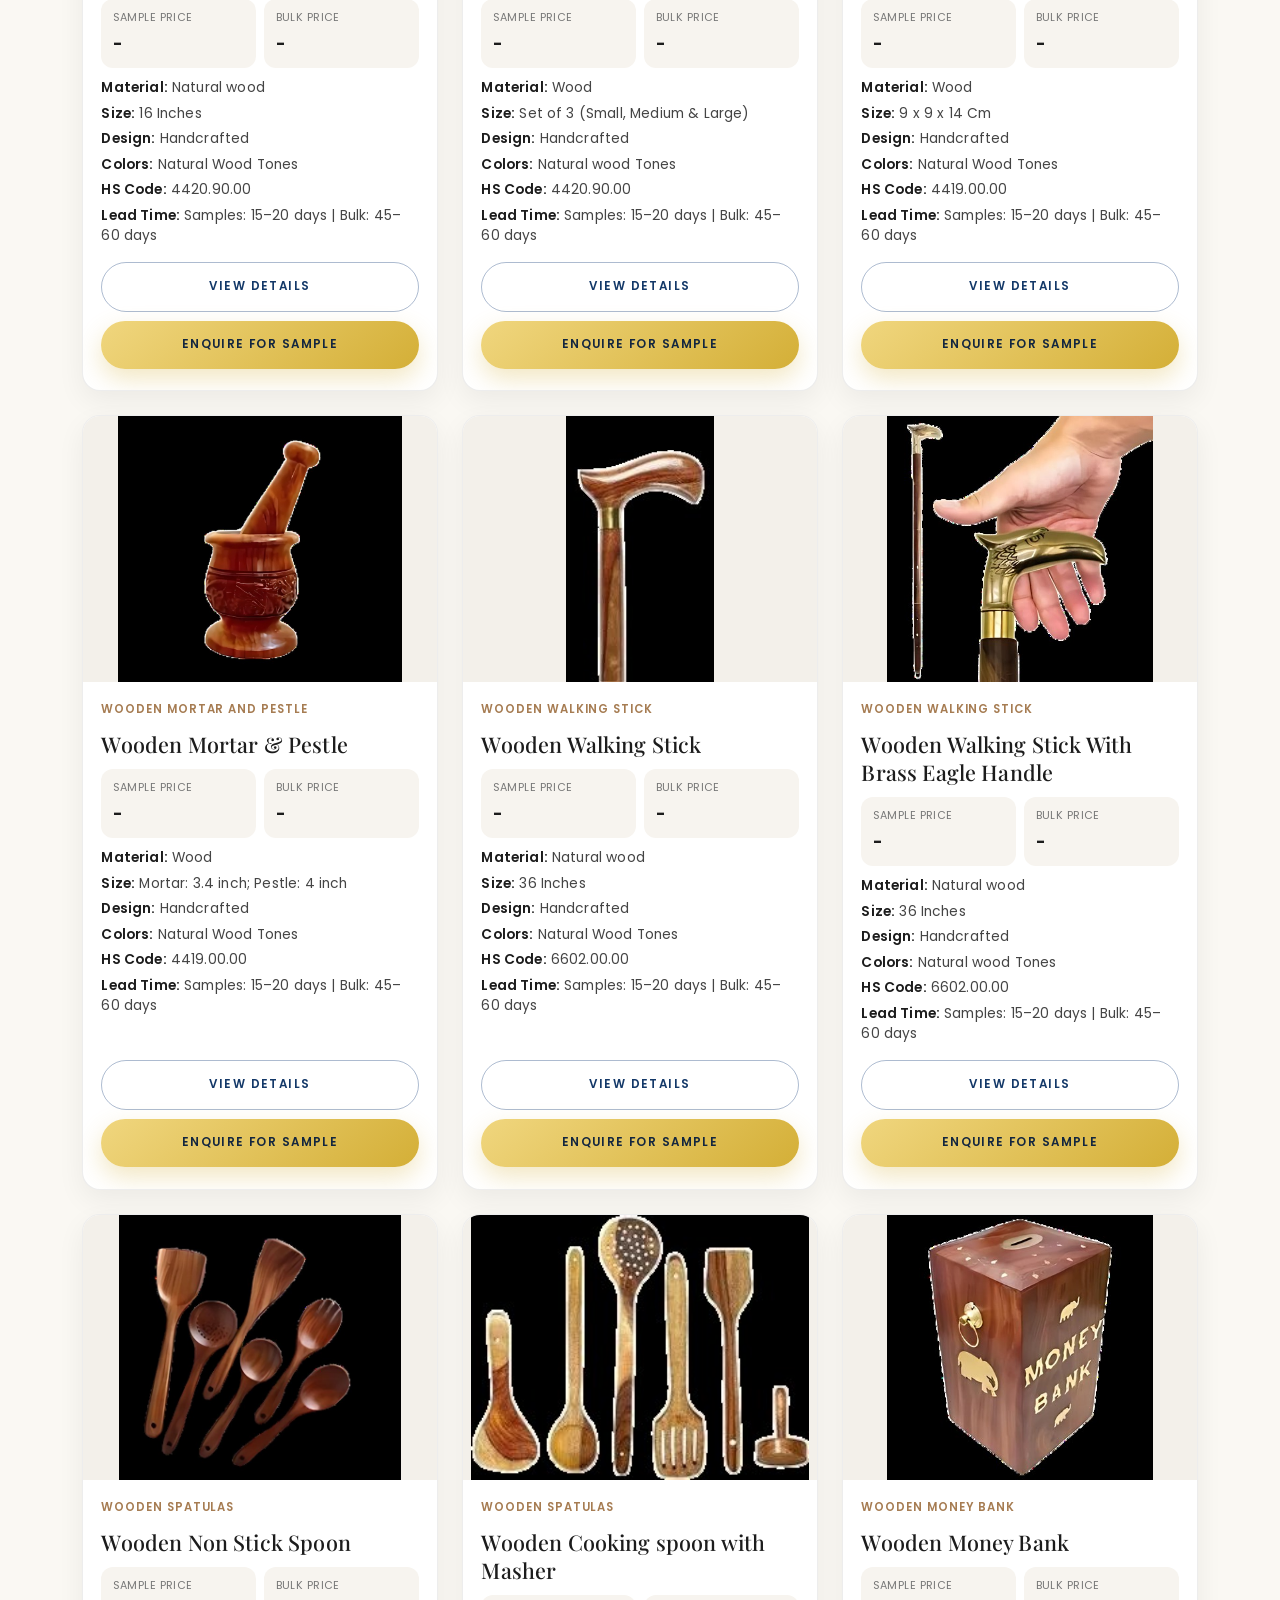
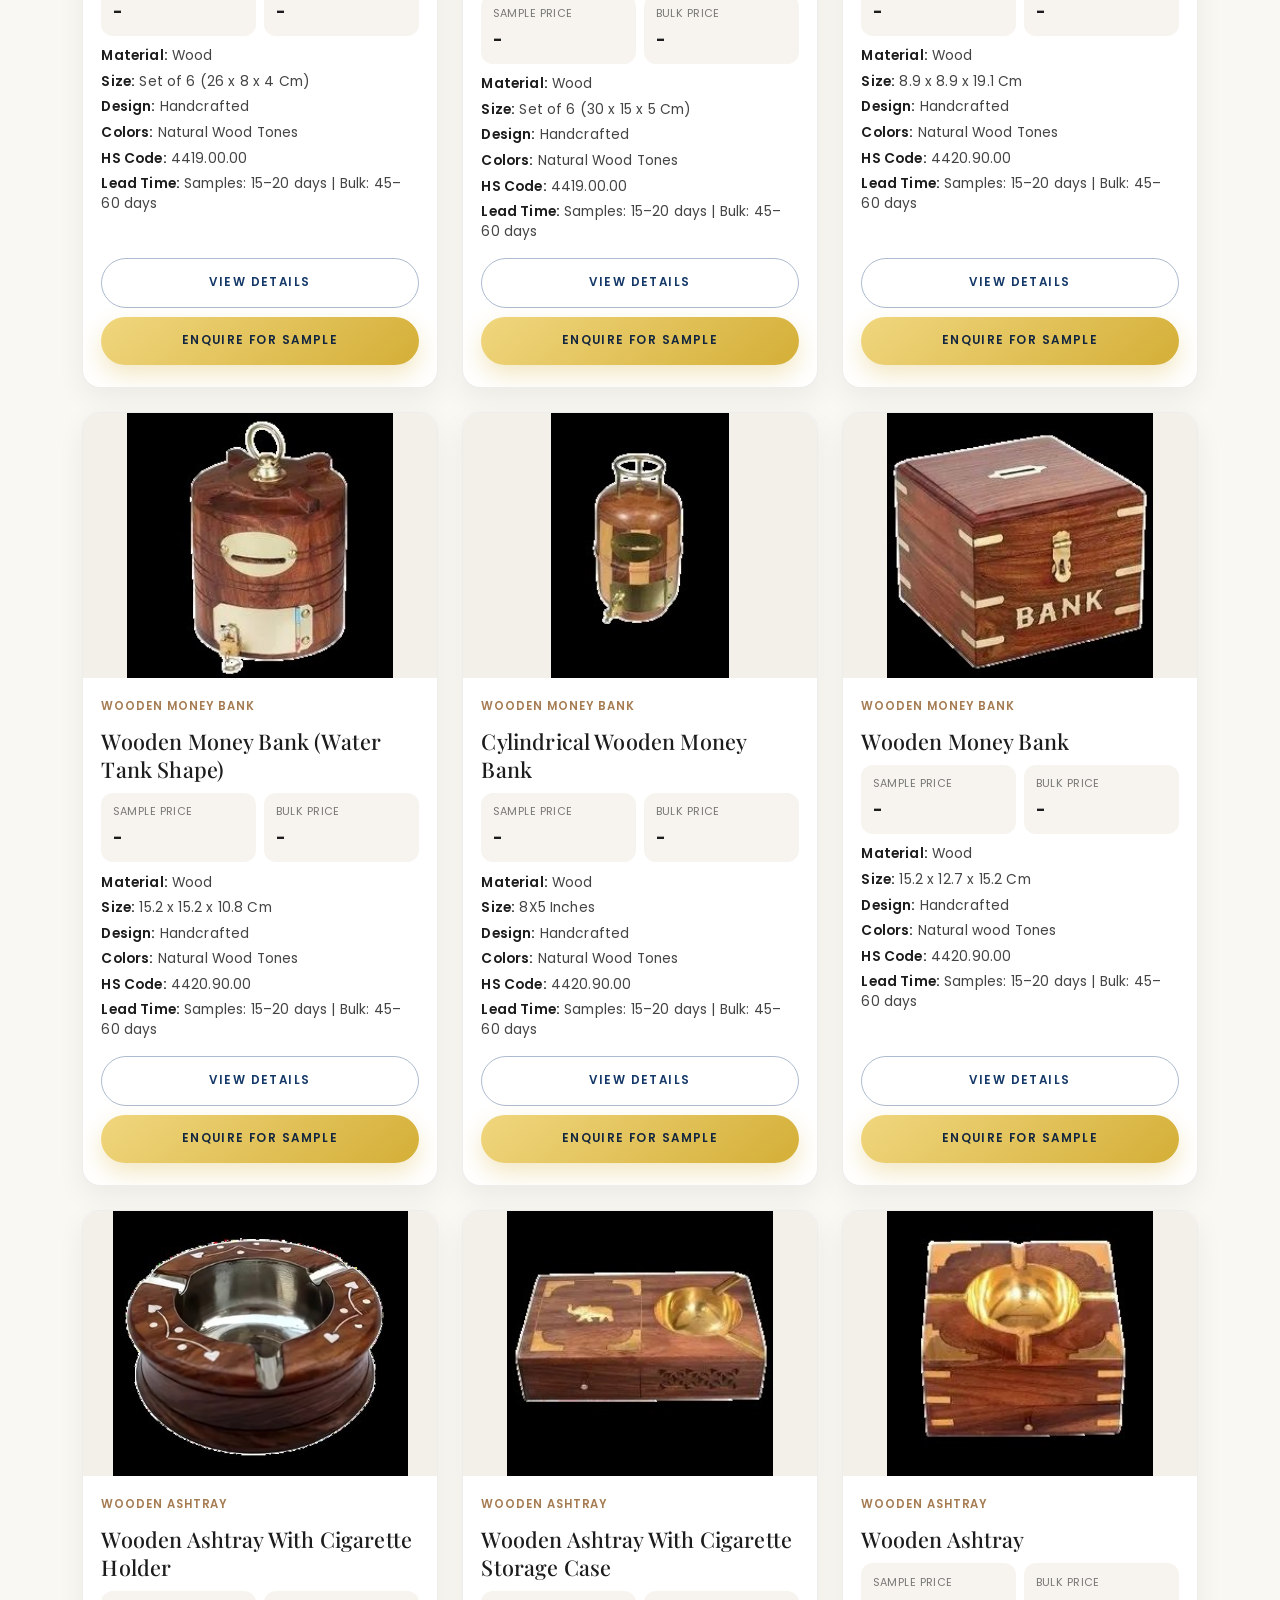
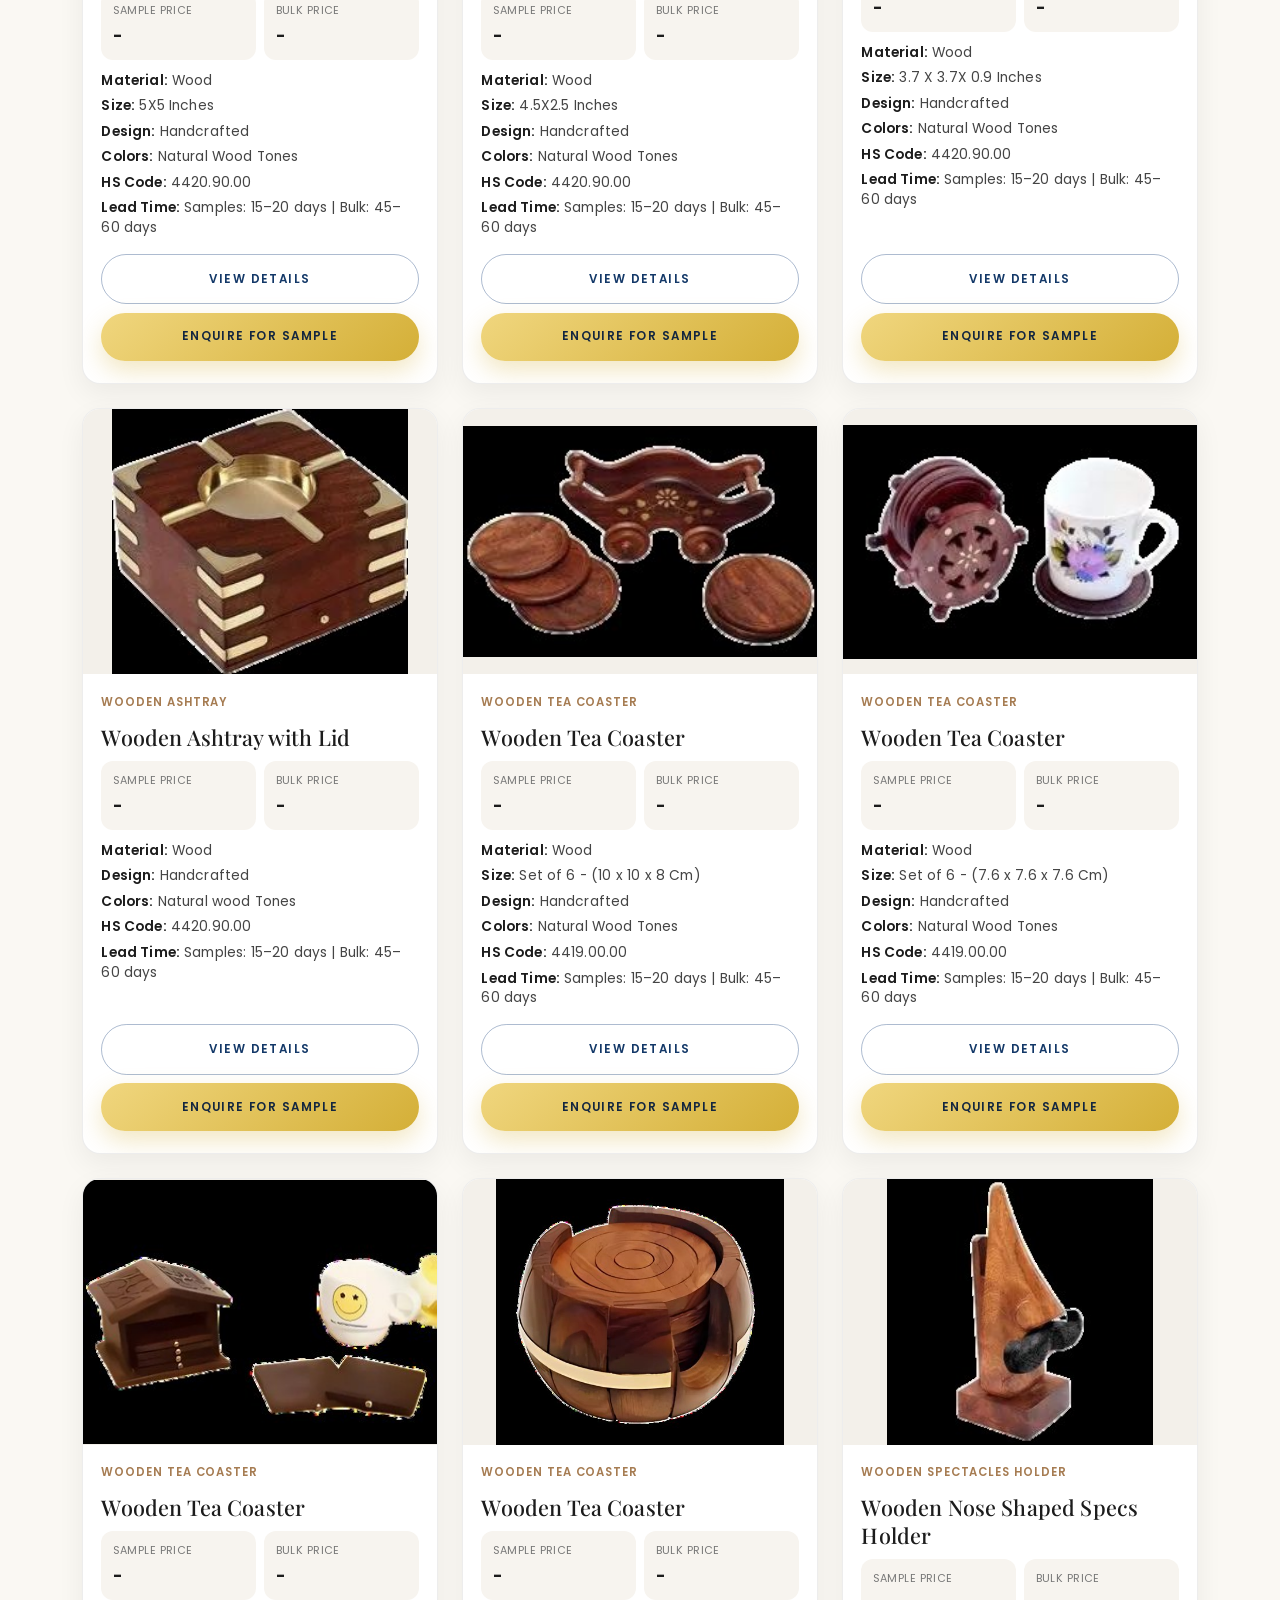
<file: products.html>
<!doctype html>
<html lang="en">
<head>
  <meta charset="UTF-8">
  <meta name="viewport" content="width=device-width, initial-scale=1.0">
  <meta name="description" content="Complete handcrafted export catalogue by Tattva Exim Global — wooden handicrafts, Jaipur blue pottery, and handmade cotton & patchwork products.">
  <title>Products | Tattva Exim Global</title>
  <link rel="preconnect" href="https://fonts.googleapis.com">
  <link rel="preconnect" href="https://fonts.gstatic.com" crossorigin>
  <link href="https://fonts.googleapis.com/css2?family=Playfair+Display:wght@500;600;700&family=Poppins:wght@300;400;500;600&display=swap" rel="stylesheet">
  <link href="https://cdn.jsdelivr.net/npm/bootstrap@5.3.3/dist/css/bootstrap.min.css" rel="stylesheet">
  <link href="https://cdn.jsdelivr.net/npm/bootstrap-icons@1.11.3/font/bootstrap-icons.css" rel="stylesheet">
  <link rel="stylesheet" href="assets/css/styles.css?v=20260821n">
  <link rel="stylesheet" href="assets/css/catalogue.css?v=20260821n">
</head>
<body class="products-page">
  <div id="pageLoader" class="page-loader" role="status" aria-live="polite" aria-label="Loading page">
    <div class="loader-core">
      <div class="loader-spinner"></div>
      <img src="assets/tattava_logo.png" alt="Tattva Exim Global logo loading" class="loader-logo">
    </div>
  </div>
  <header id="siteHeader"></header>

  <main>
    <section class="products-hero d-flex align-items-end text-light">
      <div class="container position-relative">
        <div class="row min-vh-100 align-items-end pb-5">
          <div class="col-xl-8 col-lg-10 reveal">
            <p class="eyebrow text-gold">Complete Product Catalogue</p>
            <h1>Wooden handicrafts, Jaipur blue pottery & handmade cotton collections.</h1>
            <p class="hero-lead">Browse every product from our client catalogues with sample pricing, bulk pricing, materials, sizes, HS codes and enquiry options for retail and export buyers.</p>
            <div class="d-flex flex-wrap gap-3 mt-4">
              <a href="#product-catalogue" class="btn btn-gold btn-luxury">View Products</a>
              <a href="contact.html" class="btn btn-outline-light btn-luxury">Request Catalogue</a>
            </div>
          </div>
        </div>
      </div>
    </section>

    <section class="section-spacious bg-porcelain">
      <div class="container">
        <div class="section-heading reveal">
          <p class="eyebrow text-gold">Product Categories</p>
          <h2>Three export-ready handmade categories.</h2>
        </div>
        <div class="row g-4">
          <div class="col-sm-6 col-lg-4 reveal">
            <article class="category-tile">
              <i class="bi bi-tree"></i>
              <h3>Wooden Handicrafts</h3>
              <p>Trays, baskets, spice boxes, bowls, décor, utility and carved wooden pieces.</p>
            </article>
          </div>
          <div class="col-sm-6 col-lg-4 reveal">
            <article class="category-tile">
              <i class="bi bi-flower1"></i>
              <h3>Jaipur Blue Pottery</h3>
              <p>Bowls, wall plates, jars, oil burners, soap accessories, coasters and décor.</p>
            </article>
          </div>
          <div class="col-sm-6 col-lg-4 reveal">
            <article class="category-tile">
              <i class="bi bi-bag-heart"></i>
              <h3>Cotton & Patchwork</h3>
              <p>Quilted bags, pouches, cushions, table runners, wall hangings and textile accents.</p>
            </article>
          </div>
        </div>
      </div>
    </section>

    <section id="product-catalogue" class="section-spacious bg-ivory">
      <div class="container">
        <div class="section-heading reveal">
          <p class="eyebrow text-gold">Full Catalogue</p>
          <h2>Explore All Products from Our Product Catalogues.</h2>
          <p class="section-copy">Sample prices are based on the Manufacturer’s Suggested Retail Price (MSRP). Sample and bulk prices are Ex-Works / Ex-Factory. Bulk pricing applies after MOQ confirmation.</p>
        </div>

        <div id="catalogueToolbar" class="catalogue-toolbar" aria-label="Filter catalogue by category"><button type="button" class="catalogue-filter-btn is-active" data-filter="All">All (117)</button><button type="button" class="catalogue-filter-btn" data-filter="Wooden Handicrafts">Wooden Handicrafts</button><button type="button" class="catalogue-filter-btn" data-filter="Jaipur Blue Pottery">Jaipur Blue Pottery</button><button type="button" class="catalogue-filter-btn" data-filter="Handmade Cotton &amp; Patchwork">Handmade Cotton &amp; Patchwork</button></div>
        <p id="catalogueCount" class="catalogue-count">Showing 117 of 117 catalogue products</p>
        <div id="catalogueGrid" class="catalogue-grid">
<article class="catalogue-card" data-category="Wooden Handicrafts" data-id="wooden-001">
  <div class="catalogue-card-media">
    <img src="assets/images/products/wooden/wooden-001.jpg" alt="Wooden Tray with Container Set of 3" loading="lazy">
  </div>
  <div class="catalogue-card-body">
    <p class="catalogue-kicker">Wooden Tray</p>
    <h3>Wooden Tray with Container Set of 3</h3>
    
    <div class="catalogue-prices">
      <div class="catalogue-price-box"><span>Sample Price</span><strong>-</strong></div>
      <div class="catalogue-price-box"><span>Bulk Price</span><strong>-</strong></div>
    </div>
    <ul class="catalogue-specs"><li><strong>Material:</strong> Natural wood</li><li><strong>Size:</strong> 14 x 12.7 x 12.7 Cm</li><li><strong>Design:</strong> Handcrafted</li><li><strong>Colors:</strong> Natural Wood Tones</li><li><strong>HS Code:</strong> 4419.00.00</li><li><strong>Lead Time:</strong> Samples: 15–20 days | Bulk: 45–60 days</li></ul>
    <div class="catalogue-actions">
      <button type="button" class="btn btn-outline-dark btn-luxury catalogue-detail-btn" data-id="wooden-001">View Details</button>
      <a class="btn btn-gold btn-luxury" href="https://wa.me/918261016765?text=Hello%20Tattva%20Exim%20Global%2C%20I%20am%20interested%20in%20Wooden%20Tray%20with%20Container%20Set%20of%203%20from%20the%20Wooden%20Handicrafts%20catalogue.%20Please%20share%20sample/bulk%20details." target="_blank" rel="noopener">Enquire For Sample</a>
    </div>
  </div>
</article>

<article class="catalogue-card" data-category="Wooden Handicrafts" data-id="wooden-002">
  <div class="catalogue-card-media">
    <img src="assets/images/products/wooden/wooden-002.jpg" alt="Wooden Serving Tray Set of 3" loading="lazy">
  </div>
  <div class="catalogue-card-body">
    <p class="catalogue-kicker">Wooden Tray</p>
    <h3>Wooden Serving Tray Set of 3</h3>
    
    <div class="catalogue-prices">
      <div class="catalogue-price-box"><span>Sample Price</span><strong>-</strong></div>
      <div class="catalogue-price-box"><span>Bulk Price</span><strong>-</strong></div>
    </div>
    <ul class="catalogue-specs"><li><strong>Material:</strong> Natural wood</li><li><strong>Size:</strong> Small (5 inch), Medium (7 inch), Large (9 inch)</li><li><strong>Design:</strong> Handcrafted</li><li><strong>Colors:</strong> Natural Wood Tones</li><li><strong>HS Code:</strong> 4419.00.00</li><li><strong>Lead Time:</strong> Samples: 15–20 days | Bulk: 45–60 days</li></ul>
    <div class="catalogue-actions">
      <button type="button" class="btn btn-outline-dark btn-luxury catalogue-detail-btn" data-id="wooden-002">View Details</button>
      <a class="btn btn-gold btn-luxury" href="https://wa.me/918261016765?text=Hello%20Tattva%20Exim%20Global%2C%20I%20am%20interested%20in%20Wooden%20Serving%20Tray%20Set%20of%203%20from%20the%20Wooden%20Handicrafts%20catalogue.%20Please%20share%20sample/bulk%20details." target="_blank" rel="noopener">Enquire For Sample</a>
    </div>
  </div>
</article>

<article class="catalogue-card" data-category="Wooden Handicrafts" data-id="wooden-003">
  <div class="catalogue-card-media">
    <img src="assets/images/products/wooden/wooden-003.jpg" alt="Wooden Serving Tray" loading="lazy">
  </div>
  <div class="catalogue-card-body">
    <p class="catalogue-kicker">Wooden Tray</p>
    <h3>Wooden Serving Tray</h3>
    
    <div class="catalogue-prices">
      <div class="catalogue-price-box"><span>Sample Price</span><strong>-</strong></div>
      <div class="catalogue-price-box"><span>Bulk Price</span><strong>-</strong></div>
    </div>
    <ul class="catalogue-specs"><li><strong>Material:</strong> Natural wood</li><li><strong>Size:</strong> 31 x 31 x 3.5 Cm</li><li><strong>Design:</strong> Handcrafted</li><li><strong>Colors:</strong> Natural Wood Tones</li><li><strong>HS Code:</strong> 4419.00.00</li><li><strong>Lead Time:</strong> Samples: 15–20 days | Bulk: 45–60 days</li></ul>
    <div class="catalogue-actions">
      <button type="button" class="btn btn-outline-dark btn-luxury catalogue-detail-btn" data-id="wooden-003">View Details</button>
      <a class="btn btn-gold btn-luxury" href="https://wa.me/918261016765?text=Hello%20Tattva%20Exim%20Global%2C%20I%20am%20interested%20in%20Wooden%20Serving%20Tray%20from%20the%20Wooden%20Handicrafts%20catalogue.%20Please%20share%20sample/bulk%20details." target="_blank" rel="noopener">Enquire For Sample</a>
    </div>
  </div>
</article>

<article class="catalogue-card" data-category="Wooden Handicrafts" data-id="wooden-004">
  <div class="catalogue-card-media">
    <img src="assets/images/products/wooden/wooden-004.jpg" alt="Wooden Basket with Handle" loading="lazy">
  </div>
  <div class="catalogue-card-body">
    <p class="catalogue-kicker">Wooden Basket</p>
    <h3>Wooden Basket with Handle</h3>
    
    <div class="catalogue-prices">
      <div class="catalogue-price-box"><span>Sample Price</span><strong>-</strong></div>
      <div class="catalogue-price-box"><span>Bulk Price</span><strong>-</strong></div>
    </div>
    <ul class="catalogue-specs"><li><strong>Material:</strong> Wood</li><li><strong>Size:</strong> 10 Inches</li><li><strong>Design:</strong> Handcrafted</li><li><strong>Colors:</strong> Natural Wood Tones</li><li><strong>HS Code:</strong> 4420.90.00</li><li><strong>Lead Time:</strong> Samples: 15–20 days | Bulk: 45–60 days</li></ul>
    <div class="catalogue-actions">
      <button type="button" class="btn btn-outline-dark btn-luxury catalogue-detail-btn" data-id="wooden-004">View Details</button>
      <a class="btn btn-gold btn-luxury" href="https://wa.me/918261016765?text=Hello%20Tattva%20Exim%20Global%2C%20I%20am%20interested%20in%20Wooden%20Basket%20with%20Handle%20from%20the%20Wooden%20Handicrafts%20catalogue.%20Please%20share%20sample/bulk%20details." target="_blank" rel="noopener">Enquire For Sample</a>
    </div>
  </div>
</article>

<article class="catalogue-card" data-category="Wooden Handicrafts" data-id="wooden-005">
  <div class="catalogue-card-media">
    <img src="assets/images/products/wooden/wooden-005.jpg" alt="Wooden Basket with Handle" loading="lazy">
  </div>
  <div class="catalogue-card-body">
    <p class="catalogue-kicker">Wooden Basket</p>
    <h3>Wooden Basket with Handle</h3>
    
    <div class="catalogue-prices">
      <div class="catalogue-price-box"><span>Sample Price</span><strong>-</strong></div>
      <div class="catalogue-price-box"><span>Bulk Price</span><strong>-</strong></div>
    </div>
    <ul class="catalogue-specs"><li><strong>Material:</strong> Wood</li><li><strong>Size:</strong> 10 Inches</li><li><strong>Design:</strong> Handcrafted</li><li><strong>Colors:</strong> Natural Wood Tones</li><li><strong>HS Code:</strong> 4420.90.00</li><li><strong>Lead Time:</strong> Samples: 15–20 days | Bulk: 45–60 days</li></ul>
    <div class="catalogue-actions">
      <button type="button" class="btn btn-outline-dark btn-luxury catalogue-detail-btn" data-id="wooden-005">View Details</button>
      <a class="btn btn-gold btn-luxury" href="https://wa.me/918261016765?text=Hello%20Tattva%20Exim%20Global%2C%20I%20am%20interested%20in%20Wooden%20Basket%20with%20Handle%20from%20the%20Wooden%20Handicrafts%20catalogue.%20Please%20share%20sample/bulk%20details." target="_blank" rel="noopener">Enquire For Sample</a>
    </div>
  </div>
</article>

<article class="catalogue-card" data-category="Wooden Handicrafts" data-id="wooden-006">
  <div class="catalogue-card-media">
    <img src="assets/images/products/wooden/wooden-006.jpg" alt="Wooden Basket" loading="lazy">
  </div>
  <div class="catalogue-card-body">
    <p class="catalogue-kicker">Wooden Basket</p>
    <h3>Wooden Basket</h3>
    
    <div class="catalogue-prices">
      <div class="catalogue-price-box"><span>Sample Price</span><strong>-</strong></div>
      <div class="catalogue-price-box"><span>Bulk Price</span><strong>-</strong></div>
    </div>
    <ul class="catalogue-specs"><li><strong>Material:</strong> Wood</li><li><strong>Size:</strong> 12 Inches</li><li><strong>Design:</strong> Handcrafted</li><li><strong>Colors:</strong> Natural Wood Tones</li><li><strong>HS Code:</strong> 4420.90.00</li><li><strong>Lead Time:</strong> Samples: 15–20 days | Bulk: 45–60 days</li></ul>
    <div class="catalogue-actions">
      <button type="button" class="btn btn-outline-dark btn-luxury catalogue-detail-btn" data-id="wooden-006">View Details</button>
      <a class="btn btn-gold btn-luxury" href="https://wa.me/918261016765?text=Hello%20Tattva%20Exim%20Global%2C%20I%20am%20interested%20in%20Wooden%20Basket%20from%20the%20Wooden%20Handicrafts%20catalogue.%20Please%20share%20sample/bulk%20details." target="_blank" rel="noopener">Enquire For Sample</a>
    </div>
  </div>
</article>

<article class="catalogue-card" data-category="Wooden Handicrafts" data-id="wooden-007">
  <div class="catalogue-card-media">
    <img src="assets/images/products/wooden/wooden-007.jpg" alt="Wooden Spice Box Set with Spoon" loading="lazy">
  </div>
  <div class="catalogue-card-body">
    <p class="catalogue-kicker">Wooden Spice Box</p>
    <h3>Wooden Spice Box Set with Spoon</h3>
    
    <div class="catalogue-prices">
      <div class="catalogue-price-box"><span>Sample Price</span><strong>-</strong></div>
      <div class="catalogue-price-box"><span>Bulk Price</span><strong>-</strong></div>
    </div>
    <ul class="catalogue-specs"><li><strong>Material:</strong> Natural wood</li><li><strong>Size:</strong> 23.5 x 23.5 x 6 Cm</li><li><strong>Design:</strong> Handcrafted</li><li><strong>Colors:</strong> Natural Wood Tones</li><li><strong>HS Code:</strong> 4419.00.00</li><li><strong>Lead Time:</strong> Samples: 15–20 days | Bulk: 45–60 days</li></ul>
    <div class="catalogue-actions">
      <button type="button" class="btn btn-outline-dark btn-luxury catalogue-detail-btn" data-id="wooden-007">View Details</button>
      <a class="btn btn-gold btn-luxury" href="https://wa.me/918261016765?text=Hello%20Tattva%20Exim%20Global%2C%20I%20am%20interested%20in%20Wooden%20Spice%20Box%20Set%20with%20Spoon%20from%20the%20Wooden%20Handicrafts%20catalogue.%20Please%20share%20sample/bulk%20details." target="_blank" rel="noopener">Enquire For Sample</a>
    </div>
  </div>
</article>

<article class="catalogue-card" data-category="Wooden Handicrafts" data-id="wooden-008">
  <div class="catalogue-card-media">
    <img src="assets/images/products/wooden/wooden-008.jpg" alt="Wooden Spice Box Set with Spoon" loading="lazy">
  </div>
  <div class="catalogue-card-body">
    <p class="catalogue-kicker">Wooden Spice Box</p>
    <h3>Wooden Spice Box Set with Spoon</h3>
    
    <div class="catalogue-prices">
      <div class="catalogue-price-box"><span>Sample Price</span><strong>-</strong></div>
      <div class="catalogue-price-box"><span>Bulk Price</span><strong>-</strong></div>
    </div>
    <ul class="catalogue-specs"><li><strong>Material:</strong> Natural wood</li><li><strong>Size:</strong> 25.4 x 20 x 5.1 Cm</li><li><strong>Design:</strong> Handcrafted</li><li><strong>Colors:</strong> Natural Wood Tones</li><li><strong>HS Code:</strong> 4419.00.00</li><li><strong>Lead Time:</strong> Samples: 15–20 days | Bulk: 45–60 days</li></ul>
    <div class="catalogue-actions">
      <button type="button" class="btn btn-outline-dark btn-luxury catalogue-detail-btn" data-id="wooden-008">View Details</button>
      <a class="btn btn-gold btn-luxury" href="https://wa.me/918261016765?text=Hello%20Tattva%20Exim%20Global%2C%20I%20am%20interested%20in%20Wooden%20Spice%20Box%20Set%20with%20Spoon%20from%20the%20Wooden%20Handicrafts%20catalogue.%20Please%20share%20sample/bulk%20details." target="_blank" rel="noopener">Enquire For Sample</a>
    </div>
  </div>
</article>

<article class="catalogue-card" data-category="Wooden Handicrafts" data-id="wooden-009">
  <div class="catalogue-card-media">
    <img src="assets/images/products/wooden/wooden-009.jpg" alt="Wooden Spice Box Set with Spoon" loading="lazy">
  </div>
  <div class="catalogue-card-body">
    <p class="catalogue-kicker">Wooden Spice Box</p>
    <h3>Wooden Spice Box Set with Spoon</h3>
    
    <div class="catalogue-prices">
      <div class="catalogue-price-box"><span>Sample Price</span><strong>-</strong></div>
      <div class="catalogue-price-box"><span>Bulk Price</span><strong>-</strong></div>
    </div>
    <ul class="catalogue-specs"><li><strong>Material:</strong> Natural wood</li><li><strong>Size:</strong> 25.4 x 20 x 5.1 Cm</li><li><strong>Design:</strong> Handcrafted</li><li><strong>Colors:</strong> Natural Wood Tones</li><li><strong>HS Code:</strong> 4419.00.00</li><li><strong>Lead Time:</strong> Samples: 15–20 days | Bulk: 45–60 days</li></ul>
    <div class="catalogue-actions">
      <button type="button" class="btn btn-outline-dark btn-luxury catalogue-detail-btn" data-id="wooden-009">View Details</button>
      <a class="btn btn-gold btn-luxury" href="https://wa.me/918261016765?text=Hello%20Tattva%20Exim%20Global%2C%20I%20am%20interested%20in%20Wooden%20Spice%20Box%20Set%20with%20Spoon%20from%20the%20Wooden%20Handicrafts%20catalogue.%20Please%20share%20sample/bulk%20details." target="_blank" rel="noopener">Enquire For Sample</a>
    </div>
  </div>
</article>

<article class="catalogue-card" data-category="Wooden Handicrafts" data-id="wooden-010">
  <div class="catalogue-card-media">
    <img src="assets/images/products/wooden/wooden-010.jpg" alt="Wooden Sailing Ship Showpiece" loading="lazy">
  </div>
  <div class="catalogue-card-body">
    <p class="catalogue-kicker">Wooden Home Decor</p>
    <h3>Wooden Sailing Ship Showpiece</h3>
    
    <div class="catalogue-prices">
      <div class="catalogue-price-box"><span>Sample Price</span><strong>-</strong></div>
      <div class="catalogue-price-box"><span>Bulk Price</span><strong>-</strong></div>
    </div>
    <ul class="catalogue-specs"><li><strong>Material:</strong> Wood</li><li><strong>Size:</strong> 4 Inch</li><li><strong>Design:</strong> Handcrafted</li><li><strong>Colors:</strong> Natural Wood Tones</li><li><strong>HS Code:</strong> 4420.10.00</li><li><strong>Lead Time:</strong> Samples: 15–20 days | Bulk: 45–60 days</li></ul>
    <div class="catalogue-actions">
      <button type="button" class="btn btn-outline-dark btn-luxury catalogue-detail-btn" data-id="wooden-010">View Details</button>
      <a class="btn btn-gold btn-luxury" href="https://wa.me/918261016765?text=Hello%20Tattva%20Exim%20Global%2C%20I%20am%20interested%20in%20Wooden%20Sailing%20Ship%20Showpiece%20from%20the%20Wooden%20Handicrafts%20catalogue.%20Please%20share%20sample/bulk%20details." target="_blank" rel="noopener">Enquire For Sample</a>
    </div>
  </div>
</article>

<article class="catalogue-card" data-category="Wooden Handicrafts" data-id="wooden-011">
  <div class="catalogue-card-media">
    <img src="assets/images/products/wooden/wooden-011.jpg" alt="Wooden Sailing Ship Showpiece" loading="lazy">
  </div>
  <div class="catalogue-card-body">
    <p class="catalogue-kicker">Wooden Home Decor</p>
    <h3>Wooden Sailing Ship Showpiece</h3>
    
    <div class="catalogue-prices">
      <div class="catalogue-price-box"><span>Sample Price</span><strong>-</strong></div>
      <div class="catalogue-price-box"><span>Bulk Price</span><strong>-</strong></div>
    </div>
    <ul class="catalogue-specs"><li><strong>Material:</strong> Wood</li><li><strong>Size:</strong> 20 Cm</li><li><strong>Design:</strong> Handcrafted</li><li><strong>Colors:</strong> Natural wood Tones</li><li><strong>HS Code:</strong> 4420.10.00</li><li><strong>Lead Time:</strong> Samples: 15–20 days | Bulk: 45–60 days</li></ul>
    <div class="catalogue-actions">
      <button type="button" class="btn btn-outline-dark btn-luxury catalogue-detail-btn" data-id="wooden-011">View Details</button>
      <a class="btn btn-gold btn-luxury" href="https://wa.me/918261016765?text=Hello%20Tattva%20Exim%20Global%2C%20I%20am%20interested%20in%20Wooden%20Sailing%20Ship%20Showpiece%20from%20the%20Wooden%20Handicrafts%20catalogue.%20Please%20share%20sample/bulk%20details." target="_blank" rel="noopener">Enquire For Sample</a>
    </div>
  </div>
</article>

<article class="catalogue-card" data-category="Wooden Handicrafts" data-id="wooden-012">
  <div class="catalogue-card-media">
    <img src="assets/images/products/wooden/wooden-012.jpg" alt="Buddha Headface Statue Idol" loading="lazy">
  </div>
  <div class="catalogue-card-body">
    <p class="catalogue-kicker">Wooden Home Decor</p>
    <h3>Buddha Headface Statue Idol</h3>
    
    <div class="catalogue-prices">
      <div class="catalogue-price-box"><span>Sample Price</span><strong>-</strong></div>
      <div class="catalogue-price-box"><span>Bulk Price</span><strong>-</strong></div>
    </div>
    <ul class="catalogue-specs"><li><strong>Material:</strong> Wood</li><li><strong>Size:</strong> 4 Inches</li><li><strong>Design:</strong> Handcrafted</li><li><strong>Colors:</strong> Natural Wood Tones</li><li><strong>HS Code:</strong> 4420.10.00</li><li><strong>Lead Time:</strong> Samples: 15–20 days | Bulk: 45–60 days</li></ul>
    <div class="catalogue-actions">
      <button type="button" class="btn btn-outline-dark btn-luxury catalogue-detail-btn" data-id="wooden-012">View Details</button>
      <a class="btn btn-gold btn-luxury" href="https://wa.me/918261016765?text=Hello%20Tattva%20Exim%20Global%2C%20I%20am%20interested%20in%20Buddha%20Headface%20Statue%20Idol%20from%20the%20Wooden%20Handicrafts%20catalogue.%20Please%20share%20sample/bulk%20details." target="_blank" rel="noopener">Enquire For Sample</a>
    </div>
  </div>
</article>

<article class="catalogue-card" data-category="Wooden Handicrafts" data-id="wooden-013">
  <div class="catalogue-card-media">
    <img src="assets/images/products/wooden/wooden-013.jpg" alt="Wooden Kitchen Chopping Board" loading="lazy">
  </div>
  <div class="catalogue-card-body">
    <p class="catalogue-kicker">Wooden Chopping Board</p>
    <h3>Wooden Kitchen Chopping Board</h3>
    
    <div class="catalogue-prices">
      <div class="catalogue-price-box"><span>Sample Price</span><strong>-</strong></div>
      <div class="catalogue-price-box"><span>Bulk Price</span><strong>-</strong></div>
    </div>
    <ul class="catalogue-specs"><li><strong>Material:</strong> Bamboo Wood</li><li><strong>Size:</strong> 30 x 20 x 5 Cm</li><li><strong>Design:</strong> Handcrafted</li><li><strong>Colors:</strong> Natural Wood Tones</li><li><strong>HS Code:</strong> 4419.00.00</li><li><strong>Lead Time:</strong> Samples: 15–20 days | Bulk: 45–60 days</li></ul>
    <div class="catalogue-actions">
      <button type="button" class="btn btn-outline-dark btn-luxury catalogue-detail-btn" data-id="wooden-013">View Details</button>
      <a class="btn btn-gold btn-luxury" href="https://wa.me/918261016765?text=Hello%20Tattva%20Exim%20Global%2C%20I%20am%20interested%20in%20Wooden%20Kitchen%20Chopping%20Board%20from%20the%20Wooden%20Handicrafts%20catalogue.%20Please%20share%20sample/bulk%20details." target="_blank" rel="noopener">Enquire For Sample</a>
    </div>
  </div>
</article>

<article class="catalogue-card" data-category="Wooden Handicrafts" data-id="wooden-014">
  <div class="catalogue-card-media">
    <img src="assets/images/products/wooden/wooden-014.jpg" alt="Wooden Kitchen Chopping Board" loading="lazy">
  </div>
  <div class="catalogue-card-body">
    <p class="catalogue-kicker">Wooden Chopping Board</p>
    <h3>Wooden Kitchen Chopping Board</h3>
    
    <div class="catalogue-prices">
      <div class="catalogue-price-box"><span>Sample Price</span><strong>-</strong></div>
      <div class="catalogue-price-box"><span>Bulk Price</span><strong>-</strong></div>
    </div>
    <ul class="catalogue-specs"><li><strong>Material:</strong> Bamboo Wood</li><li><strong>Size:</strong> 24 x 34 x 1.8 Cm</li><li><strong>Design:</strong> Handcrafted</li><li><strong>Colors:</strong> Natural wood Tones</li><li><strong>HS Code:</strong> 4419.00.00</li><li><strong>Lead Time:</strong> Samples: 15–20 days | Bulk: 45–60 days</li></ul>
    <div class="catalogue-actions">
      <button type="button" class="btn btn-outline-dark btn-luxury catalogue-detail-btn" data-id="wooden-014">View Details</button>
      <a class="btn btn-gold btn-luxury" href="https://wa.me/918261016765?text=Hello%20Tattva%20Exim%20Global%2C%20I%20am%20interested%20in%20Wooden%20Kitchen%20Chopping%20Board%20from%20the%20Wooden%20Handicrafts%20catalogue.%20Please%20share%20sample/bulk%20details." target="_blank" rel="noopener">Enquire For Sample</a>
    </div>
  </div>
</article>

<article class="catalogue-card" data-category="Wooden Handicrafts" data-id="wooden-015">
  <div class="catalogue-card-media">
    <img src="assets/images/products/wooden/wooden-015.jpg" alt="Wooden Kitchen Chopping Board" loading="lazy">
  </div>
  <div class="catalogue-card-body">
    <p class="catalogue-kicker">Wooden Chopping Board</p>
    <h3>Wooden Kitchen Chopping Board</h3>
    
    <div class="catalogue-prices">
      <div class="catalogue-price-box"><span>Sample Price</span><strong>-</strong></div>
      <div class="catalogue-price-box"><span>Bulk Price</span><strong>-</strong></div>
    </div>
    <ul class="catalogue-specs"><li><strong>Material:</strong> Natural wood</li><li><strong>Size:</strong> 30 x 19.5 x 2.3 Cm</li><li><strong>Design:</strong> Handcrafted</li><li><strong>Colors:</strong> Natural Wood Tones</li><li><strong>HS Code:</strong> 4419.00.00</li><li><strong>Lead Time:</strong> Samples: 15–20 days | Bulk: 45–60 days</li></ul>
    <div class="catalogue-actions">
      <button type="button" class="btn btn-outline-dark btn-luxury catalogue-detail-btn" data-id="wooden-015">View Details</button>
      <a class="btn btn-gold btn-luxury" href="https://wa.me/918261016765?text=Hello%20Tattva%20Exim%20Global%2C%20I%20am%20interested%20in%20Wooden%20Kitchen%20Chopping%20Board%20from%20the%20Wooden%20Handicrafts%20catalogue.%20Please%20share%20sample/bulk%20details." target="_blank" rel="noopener">Enquire For Sample</a>
    </div>
  </div>
</article>

<article class="catalogue-card" data-category="Wooden Handicrafts" data-id="wooden-016">
  <div class="catalogue-card-media">
    <img src="assets/images/products/wooden/wooden-016.jpg" alt="Wooden Container or Sugar Pot" loading="lazy">
  </div>
  <div class="catalogue-card-body">
    <p class="catalogue-kicker">Wooden Bowl</p>
    <h3>Wooden Container or Sugar Pot</h3>
    
    <div class="catalogue-prices">
      <div class="catalogue-price-box"><span>Sample Price</span><strong>-</strong></div>
      <div class="catalogue-price-box"><span>Bulk Price</span><strong>-</strong></div>
    </div>
    <ul class="catalogue-specs"><li><strong>Material:</strong> Wood</li><li><strong>Size:</strong> 15.2 x 15.2 x 10.2 Cm</li><li><strong>Design:</strong> Handcrafted</li><li><strong>Colors:</strong> Natural Wood Tones</li><li><strong>HS Code:</strong> 4419.00.00</li><li><strong>Lead Time:</strong> Samples: 15–20 days | Bulk: 45–60 days</li></ul>
    <div class="catalogue-actions">
      <button type="button" class="btn btn-outline-dark btn-luxury catalogue-detail-btn" data-id="wooden-016">View Details</button>
      <a class="btn btn-gold btn-luxury" href="https://wa.me/918261016765?text=Hello%20Tattva%20Exim%20Global%2C%20I%20am%20interested%20in%20Wooden%20Container%20or%20Sugar%20Pot%20from%20the%20Wooden%20Handicrafts%20catalogue.%20Please%20share%20sample/bulk%20details." target="_blank" rel="noopener">Enquire For Sample</a>
    </div>
  </div>
</article>

<article class="catalogue-card" data-category="Wooden Handicrafts" data-id="wooden-017">
  <div class="catalogue-card-media">
    <img src="assets/images/products/wooden/wooden-017.jpg" alt="Wooden Classic Snack Bowls (Set of 6)" loading="lazy">
  </div>
  <div class="catalogue-card-body">
    <p class="catalogue-kicker">Wooden Bowl</p>
    <h3>Wooden Classic Snack Bowls (Set of 6)</h3>
    
    <div class="catalogue-prices">
      <div class="catalogue-price-box"><span>Sample Price</span><strong>-</strong></div>
      <div class="catalogue-price-box"><span>Bulk Price</span><strong>-</strong></div>
    </div>
    <ul class="catalogue-specs"><li><strong>Material:</strong> Wood</li><li><strong>Size:</strong> Set of 4 Bowls (4, 5, 6,7 Inches)</li><li><strong>Design:</strong> Handcrafted</li><li><strong>Colors:</strong> Natural Wood Tones</li><li><strong>HS Code:</strong> 4419.00.00</li><li><strong>Lead Time:</strong> Samples: 15–20 days | Bulk: 45–60 days</li></ul>
    <div class="catalogue-actions">
      <button type="button" class="btn btn-outline-dark btn-luxury catalogue-detail-btn" data-id="wooden-017">View Details</button>
      <a class="btn btn-gold btn-luxury" href="https://wa.me/918261016765?text=Hello%20Tattva%20Exim%20Global%2C%20I%20am%20interested%20in%20Wooden%20Classic%20Snack%20Bowls%20%28Set%20of%206%29%20from%20the%20Wooden%20Handicrafts%20catalogue.%20Please%20share%20sample/bulk%20details." target="_blank" rel="noopener">Enquire For Sample</a>
    </div>
  </div>
</article>

<article class="catalogue-card" data-category="Wooden Handicrafts" data-id="wooden-018">
  <div class="catalogue-card-media">
    <img src="assets/images/products/wooden/wooden-018.jpg" alt="Wooden Serving Bowl" loading="lazy">
  </div>
  <div class="catalogue-card-body">
    <p class="catalogue-kicker">Wooden Bowl</p>
    <h3>Wooden Serving Bowl</h3>
    
    <div class="catalogue-prices">
      <div class="catalogue-price-box"><span>Sample Price</span><strong>-</strong></div>
      <div class="catalogue-price-box"><span>Bulk Price</span><strong>-</strong></div>
    </div>
    <ul class="catalogue-specs"><li><strong>Material:</strong> Wood</li><li><strong>Size:</strong> 21 x 10 x 3 Cm</li><li><strong>Design:</strong> Handcrafted</li><li><strong>Colors:</strong> Natural Wood Tones</li><li><strong>HS Code:</strong> 4419.00.00</li><li><strong>Lead Time:</strong> Samples: 15–20 days | Bulk: 45–60 days</li></ul>
    <div class="catalogue-actions">
      <button type="button" class="btn btn-outline-dark btn-luxury catalogue-detail-btn" data-id="wooden-018">View Details</button>
      <a class="btn btn-gold btn-luxury" href="https://wa.me/918261016765?text=Hello%20Tattva%20Exim%20Global%2C%20I%20am%20interested%20in%20Wooden%20Serving%20Bowl%20from%20the%20Wooden%20Handicrafts%20catalogue.%20Please%20share%20sample/bulk%20details." target="_blank" rel="noopener">Enquire For Sample</a>
    </div>
  </div>
</article>

<article class="catalogue-card" data-category="Wooden Handicrafts" data-id="wooden-019">
  <div class="catalogue-card-media">
    <img src="assets/images/products/wooden/wooden-019.jpg" alt="Wooden Multipurpose Serving Bowl" loading="lazy">
  </div>
  <div class="catalogue-card-body">
    <p class="catalogue-kicker">Wooden Bowl</p>
    <h3>Wooden Multipurpose Serving Bowl</h3>
    
    <div class="catalogue-prices">
      <div class="catalogue-price-box"><span>Sample Price</span><strong>-</strong></div>
      <div class="catalogue-price-box"><span>Bulk Price</span><strong>-</strong></div>
    </div>
    <ul class="catalogue-specs"><li><strong>Material:</strong> Wood</li><li><strong>Size:</strong> 4 Inch</li><li><strong>Design:</strong> Handcrafted</li><li><strong>Colors:</strong> Natural wood Tones</li><li><strong>HS Code:</strong> 4419.00.00</li><li><strong>Lead Time:</strong> Samples: 15–20 days | Bulk: 45–60 days</li></ul>
    <div class="catalogue-actions">
      <button type="button" class="btn btn-outline-dark btn-luxury catalogue-detail-btn" data-id="wooden-019">View Details</button>
      <a class="btn btn-gold btn-luxury" href="https://wa.me/918261016765?text=Hello%20Tattva%20Exim%20Global%2C%20I%20am%20interested%20in%20Wooden%20Multipurpose%20Serving%20Bowl%20from%20the%20Wooden%20Handicrafts%20catalogue.%20Please%20share%20sample/bulk%20details." target="_blank" rel="noopener">Enquire For Sample</a>
    </div>
  </div>
</article>

<article class="catalogue-card" data-category="Wooden Handicrafts" data-id="wooden-020">
  <div class="catalogue-card-media">
    <img src="assets/images/products/wooden/wooden-020.jpg" alt="Wooden Pen Holder With Clock" loading="lazy">
  </div>
  <div class="catalogue-card-body">
    <p class="catalogue-kicker">Wooden Spoon Or Pen Holder</p>
    <h3>Wooden Pen Holder With Clock</h3>
    
    <div class="catalogue-prices">
      <div class="catalogue-price-box"><span>Sample Price</span><strong>-</strong></div>
      <div class="catalogue-price-box"><span>Bulk Price</span><strong>-</strong></div>
    </div>
    <ul class="catalogue-specs"><li><strong>Material:</strong> Wood</li><li><strong>Design:</strong> Handcrafted</li><li><strong>Colors:</strong> Natural Wood Tones</li><li><strong>HS Code:</strong> 4420.90.00</li><li><strong>Lead Time:</strong> Samples: 15–20 days | Bulk: 45–60 days</li></ul>
    <div class="catalogue-actions">
      <button type="button" class="btn btn-outline-dark btn-luxury catalogue-detail-btn" data-id="wooden-020">View Details</button>
      <a class="btn btn-gold btn-luxury" href="https://wa.me/918261016765?text=Hello%20Tattva%20Exim%20Global%2C%20I%20am%20interested%20in%20Wooden%20Pen%20Holder%20With%20Clock%20from%20the%20Wooden%20Handicrafts%20catalogue.%20Please%20share%20sample/bulk%20details." target="_blank" rel="noopener">Enquire For Sample</a>
    </div>
  </div>
</article>

<article class="catalogue-card" data-category="Wooden Handicrafts" data-id="wooden-021">
  <div class="catalogue-card-media">
    <img src="assets/images/products/wooden/wooden-021.jpg" alt="Wooden Pen Holder" loading="lazy">
  </div>
  <div class="catalogue-card-body">
    <p class="catalogue-kicker">Wooden Spoon Or Pen Holder</p>
    <h3>Wooden Pen Holder</h3>
    
    <div class="catalogue-prices">
      <div class="catalogue-price-box"><span>Sample Price</span><strong>-</strong></div>
      <div class="catalogue-price-box"><span>Bulk Price</span><strong>-</strong></div>
    </div>
    <ul class="catalogue-specs"><li><strong>Material:</strong> Wood</li><li><strong>Design:</strong> Handcrafted</li><li><strong>Colors:</strong> Natural wood Tones</li><li><strong>HS Code:</strong> 4420.90.00</li><li><strong>Lead Time:</strong> Samples: 15–20 days | Bulk: 45–60 days</li></ul>
    <div class="catalogue-actions">
      <button type="button" class="btn btn-outline-dark btn-luxury catalogue-detail-btn" data-id="wooden-021">View Details</button>
      <a class="btn btn-gold btn-luxury" href="https://wa.me/918261016765?text=Hello%20Tattva%20Exim%20Global%2C%20I%20am%20interested%20in%20Wooden%20Pen%20Holder%20from%20the%20Wooden%20Handicrafts%20catalogue.%20Please%20share%20sample/bulk%20details." target="_blank" rel="noopener">Enquire For Sample</a>
    </div>
  </div>
</article>

<article class="catalogue-card" data-category="Wooden Handicrafts" data-id="wooden-022">
  <div class="catalogue-card-media">
    <img src="assets/images/products/wooden/wooden-022.jpg" alt="Wooden Pen Holder With Drawer" loading="lazy">
  </div>
  <div class="catalogue-card-body">
    <p class="catalogue-kicker">Wooden Spoon Or Pen Holder</p>
    <h3>Wooden Pen Holder With Drawer</h3>
    
    <div class="catalogue-prices">
      <div class="catalogue-price-box"><span>Sample Price</span><strong>-</strong></div>
      <div class="catalogue-price-box"><span>Bulk Price</span><strong>-</strong></div>
    </div>
    <ul class="catalogue-specs"><li><strong>Material:</strong> Wood</li><li><strong>Design:</strong> Handcrafted</li><li><strong>Colors:</strong> Natural Wood Tones</li><li><strong>HS Code:</strong> 4420.90.00</li><li><strong>Lead Time:</strong> Samples: 15–20 days | Bulk: 45–60 days</li></ul>
    <div class="catalogue-actions">
      <button type="button" class="btn btn-outline-dark btn-luxury catalogue-detail-btn" data-id="wooden-022">View Details</button>
      <a class="btn btn-gold btn-luxury" href="https://wa.me/918261016765?text=Hello%20Tattva%20Exim%20Global%2C%20I%20am%20interested%20in%20Wooden%20Pen%20Holder%20With%20Drawer%20from%20the%20Wooden%20Handicrafts%20catalogue.%20Please%20share%20sample/bulk%20details." target="_blank" rel="noopener">Enquire For Sample</a>
    </div>
  </div>
</article>

<article class="catalogue-card" data-category="Wooden Handicrafts" data-id="wooden-023">
  <div class="catalogue-card-media">
    <img src="assets/images/products/wooden/wooden-023.jpg" alt="Wooden Pen And Mobile Stand" loading="lazy">
  </div>
  <div class="catalogue-card-body">
    <p class="catalogue-kicker">Wooden Spoon Or Pen Holder</p>
    <h3>Wooden Pen And Mobile Stand</h3>
    
    <div class="catalogue-prices">
      <div class="catalogue-price-box"><span>Sample Price</span><strong>-</strong></div>
      <div class="catalogue-price-box"><span>Bulk Price</span><strong>-</strong></div>
    </div>
    <ul class="catalogue-specs"><li><strong>Material:</strong> Natural wood</li><li><strong>Design:</strong> Handcrafted</li><li><strong>Colors:</strong> Natural wood Tones</li><li><strong>HS Code:</strong> 4420.90.00</li><li><strong>Lead Time:</strong> Samples: 15–20 days | Bulk: 45–60 days</li></ul>
    <div class="catalogue-actions">
      <button type="button" class="btn btn-outline-dark btn-luxury catalogue-detail-btn" data-id="wooden-023">View Details</button>
      <a class="btn btn-gold btn-luxury" href="https://wa.me/918261016765?text=Hello%20Tattva%20Exim%20Global%2C%20I%20am%20interested%20in%20Wooden%20Pen%20And%20Mobile%20Stand%20from%20the%20Wooden%20Handicrafts%20catalogue.%20Please%20share%20sample/bulk%20details." target="_blank" rel="noopener">Enquire For Sample</a>
    </div>
  </div>
</article>

<article class="catalogue-card" data-category="Wooden Handicrafts" data-id="wooden-024">
  <div class="catalogue-card-media">
    <img src="assets/images/products/wooden/wooden-024.jpg" alt="Wooden Jewellery Box for Women" loading="lazy">
  </div>
  <div class="catalogue-card-body">
    <p class="catalogue-kicker">Wooden Box</p>
    <h3>Wooden Jewellery Box for Women</h3>
    
    <div class="catalogue-prices">
      <div class="catalogue-price-box"><span>Sample Price</span><strong>-</strong></div>
      <div class="catalogue-price-box"><span>Bulk Price</span><strong>-</strong></div>
    </div>
    <ul class="catalogue-specs"><li><strong>Material:</strong> Wood</li><li><strong>Size:</strong> 6X4 Inches</li><li><strong>Design:</strong> Handcrafted</li><li><strong>Colors:</strong> Natural Wood Tones</li><li><strong>HS Code:</strong> 4420.90.00</li><li><strong>Lead Time:</strong> Samples: 15–20 days | Bulk: 45–60 days</li></ul>
    <div class="catalogue-actions">
      <button type="button" class="btn btn-outline-dark btn-luxury catalogue-detail-btn" data-id="wooden-024">View Details</button>
      <a class="btn btn-gold btn-luxury" href="https://wa.me/918261016765?text=Hello%20Tattva%20Exim%20Global%2C%20I%20am%20interested%20in%20Wooden%20Jewellery%20Box%20for%20Women%20from%20the%20Wooden%20Handicrafts%20catalogue.%20Please%20share%20sample/bulk%20details." target="_blank" rel="noopener">Enquire For Sample</a>
    </div>
  </div>
</article>

<article class="catalogue-card" data-category="Wooden Handicrafts" data-id="wooden-025">
  <div class="catalogue-card-media">
    <img src="assets/images/products/wooden/wooden-025.jpg" alt="Wooden Jewellery Box for Women" loading="lazy">
  </div>
  <div class="catalogue-card-body">
    <p class="catalogue-kicker">Wooden Box</p>
    <h3>Wooden Jewellery Box for Women</h3>
    
    <div class="catalogue-prices">
      <div class="catalogue-price-box"><span>Sample Price</span><strong>-</strong></div>
      <div class="catalogue-price-box"><span>Bulk Price</span><strong>-</strong></div>
    </div>
    <ul class="catalogue-specs"><li><strong>Material:</strong> Wood</li><li><strong>Size:</strong> 10.2 x 10.2 x 10.2 Cm</li><li><strong>Design:</strong> Handcrafted</li><li><strong>Colors:</strong> Natural Wood Tones</li><li><strong>HS Code:</strong> 4420.90.00</li><li><strong>Lead Time:</strong> Samples: 15–20 days | Bulk: 45–60 days</li></ul>
    <div class="catalogue-actions">
      <button type="button" class="btn btn-outline-dark btn-luxury catalogue-detail-btn" data-id="wooden-025">View Details</button>
      <a class="btn btn-gold btn-luxury" href="https://wa.me/918261016765?text=Hello%20Tattva%20Exim%20Global%2C%20I%20am%20interested%20in%20Wooden%20Jewellery%20Box%20for%20Women%20from%20the%20Wooden%20Handicrafts%20catalogue.%20Please%20share%20sample/bulk%20details." target="_blank" rel="noopener">Enquire For Sample</a>
    </div>
  </div>
</article>

<article class="catalogue-card" data-category="Wooden Handicrafts" data-id="wooden-026">
  <div class="catalogue-card-media">
    <img src="assets/images/products/wooden/wooden-026.jpg" alt="Designer Wooden Jewellery Box" loading="lazy">
  </div>
  <div class="catalogue-card-body">
    <p class="catalogue-kicker">Wooden Box</p>
    <h3>Designer Wooden Jewellery Box</h3>
    
    <div class="catalogue-prices">
      <div class="catalogue-price-box"><span>Sample Price</span><strong>-</strong></div>
      <div class="catalogue-price-box"><span>Bulk Price</span><strong>-</strong></div>
    </div>
    <ul class="catalogue-specs"><li><strong>Material:</strong> Wood</li><li><strong>Size:</strong> 7X5 Inches</li><li><strong>Design:</strong> Handcrafted</li><li><strong>Colors:</strong> Natural Wood Tones</li><li><strong>HS Code:</strong> 4420.90.00</li><li><strong>Lead Time:</strong> Samples: 15–20 days | Bulk: 45–60 days</li></ul>
    <div class="catalogue-actions">
      <button type="button" class="btn btn-outline-dark btn-luxury catalogue-detail-btn" data-id="wooden-026">View Details</button>
      <a class="btn btn-gold btn-luxury" href="https://wa.me/918261016765?text=Hello%20Tattva%20Exim%20Global%2C%20I%20am%20interested%20in%20Designer%20Wooden%20Jewellery%20Box%20from%20the%20Wooden%20Handicrafts%20catalogue.%20Please%20share%20sample/bulk%20details." target="_blank" rel="noopener">Enquire For Sample</a>
    </div>
  </div>
</article>

<article class="catalogue-card" data-category="Wooden Handicrafts" data-id="wooden-027">
  <div class="catalogue-card-media">
    <img src="assets/images/products/wooden/wooden-027.jpg" alt="Wooden Multipurpose Box" loading="lazy">
  </div>
  <div class="catalogue-card-body">
    <p class="catalogue-kicker">Wooden Box</p>
    <h3>Wooden Multipurpose Box</h3>
    
    <div class="catalogue-prices">
      <div class="catalogue-price-box"><span>Sample Price</span><strong>-</strong></div>
      <div class="catalogue-price-box"><span>Bulk Price</span><strong>-</strong></div>
    </div>
    <ul class="catalogue-specs"><li><strong>Material:</strong> Wood</li><li><strong>Size:</strong> 8X4X5 Inches</li><li><strong>Design:</strong> Handcrafted</li><li><strong>Colors:</strong> Natural wood Tones</li><li><strong>HS Code:</strong> 4420.90.00</li><li><strong>Lead Time:</strong> Samples: 15–20 days | Bulk: 45–60 days</li></ul>
    <div class="catalogue-actions">
      <button type="button" class="btn btn-outline-dark btn-luxury catalogue-detail-btn" data-id="wooden-027">View Details</button>
      <a class="btn btn-gold btn-luxury" href="https://wa.me/918261016765?text=Hello%20Tattva%20Exim%20Global%2C%20I%20am%20interested%20in%20Wooden%20Multipurpose%20Box%20from%20the%20Wooden%20Handicrafts%20catalogue.%20Please%20share%20sample/bulk%20details." target="_blank" rel="noopener">Enquire For Sample</a>
    </div>
  </div>
</article>

<article class="catalogue-card" data-category="Wooden Handicrafts" data-id="wooden-028">
  <div class="catalogue-card-media">
    <img src="assets/images/products/wooden/wooden-028.jpg" alt="Wooden Agarbatti Stand" loading="lazy">
  </div>
  <div class="catalogue-card-body">
    <p class="catalogue-kicker">Wooden Agarbatti Stand</p>
    <h3>Wooden Agarbatti Stand</h3>
    
    <div class="catalogue-prices">
      <div class="catalogue-price-box"><span>Sample Price</span><strong>-</strong></div>
      <div class="catalogue-price-box"><span>Bulk Price</span><strong>-</strong></div>
    </div>
    <ul class="catalogue-specs"><li><strong>Material:</strong> Wood</li><li><strong>Size:</strong> 11X4 Inch</li><li><strong>Design:</strong> Handcrafted</li><li><strong>Colors:</strong> Natural Wood Tones</li><li><strong>HS Code:</strong> 4420.90.00</li><li><strong>Lead Time:</strong> Samples: 15–20 days | Bulk: 45–60 days</li></ul>
    <div class="catalogue-actions">
      <button type="button" class="btn btn-outline-dark btn-luxury catalogue-detail-btn" data-id="wooden-028">View Details</button>
      <a class="btn btn-gold btn-luxury" href="https://wa.me/918261016765?text=Hello%20Tattva%20Exim%20Global%2C%20I%20am%20interested%20in%20Wooden%20Agarbatti%20Stand%20from%20the%20Wooden%20Handicrafts%20catalogue.%20Please%20share%20sample/bulk%20details." target="_blank" rel="noopener">Enquire For Sample</a>
    </div>
  </div>
</article>

<article class="catalogue-card" data-category="Wooden Handicrafts" data-id="wooden-029">
  <div class="catalogue-card-media">
    <img src="assets/images/products/wooden/wooden-029.jpg" alt="Boat Shaped Wooden Agarbatti Stand" loading="lazy">
  </div>
  <div class="catalogue-card-body">
    <p class="catalogue-kicker">Wooden Agarbatti Stand</p>
    <h3>Boat Shaped Wooden Agarbatti Stand</h3>
    
    <div class="catalogue-prices">
      <div class="catalogue-price-box"><span>Sample Price</span><strong>-</strong></div>
      <div class="catalogue-price-box"><span>Bulk Price</span><strong>-</strong></div>
    </div>
    <ul class="catalogue-specs"><li><strong>Material:</strong> Wood</li><li><strong>Size:</strong> 50 x 40 x 70 Mm</li><li><strong>Design:</strong> Handcrafted</li><li><strong>Colors:</strong> Natural Wood Tones</li><li><strong>HS Code:</strong> 4420.90.00</li><li><strong>Lead Time:</strong> Samples: 15–20 days | Bulk: 45–60 days</li></ul>
    <div class="catalogue-actions">
      <button type="button" class="btn btn-outline-dark btn-luxury catalogue-detail-btn" data-id="wooden-029">View Details</button>
      <a class="btn btn-gold btn-luxury" href="https://wa.me/918261016765?text=Hello%20Tattva%20Exim%20Global%2C%20I%20am%20interested%20in%20Boat%20Shaped%20Wooden%20Agarbatti%20Stand%20from%20the%20Wooden%20Handicrafts%20catalogue.%20Please%20share%20sample/bulk%20details." target="_blank" rel="noopener">Enquire For Sample</a>
    </div>
  </div>
</article>

<article class="catalogue-card" data-category="Wooden Handicrafts" data-id="wooden-030">
  <div class="catalogue-card-media">
    <img src="assets/images/products/wooden/wooden-030.jpg" alt="Wooden Agarbatti Stand" loading="lazy">
  </div>
  <div class="catalogue-card-body">
    <p class="catalogue-kicker">Wooden Agarbatti Stand</p>
    <h3>Wooden Agarbatti Stand</h3>
    
    <div class="catalogue-prices">
      <div class="catalogue-price-box"><span>Sample Price</span><strong>-</strong></div>
      <div class="catalogue-price-box"><span>Bulk Price</span><strong>-</strong></div>
    </div>
    <ul class="catalogue-specs"><li><strong>Material:</strong> Wood &amp; Brass</li><li><strong>Size:</strong> 10 Inches</li><li><strong>Design:</strong> Handcrafted</li><li><strong>Colors:</strong> Natural Wood Tones</li><li><strong>HS Code:</strong> 4420.90.00</li><li><strong>Lead Time:</strong> Samples: 15–20 days | Bulk: 45–60 days</li></ul>
    <div class="catalogue-actions">
      <button type="button" class="btn btn-outline-dark btn-luxury catalogue-detail-btn" data-id="wooden-030">View Details</button>
      <a class="btn btn-gold btn-luxury" href="https://wa.me/918261016765?text=Hello%20Tattva%20Exim%20Global%2C%20I%20am%20interested%20in%20Wooden%20Agarbatti%20Stand%20from%20the%20Wooden%20Handicrafts%20catalogue.%20Please%20share%20sample/bulk%20details." target="_blank" rel="noopener">Enquire For Sample</a>
    </div>
  </div>
</article>

<article class="catalogue-card" data-category="Wooden Handicrafts" data-id="wooden-031">
  <div class="catalogue-card-media">
    <img src="assets/images/products/wooden/wooden-031.jpg" alt="Wooden Coin Shape Incense Holder" loading="lazy">
  </div>
  <div class="catalogue-card-body">
    <p class="catalogue-kicker">Wooden Agarbatti Stand</p>
    <h3>Wooden Coin Shape Incense Holder</h3>
    
    <div class="catalogue-prices">
      <div class="catalogue-price-box"><span>Sample Price</span><strong>-</strong></div>
      <div class="catalogue-price-box"><span>Bulk Price</span><strong>-</strong></div>
    </div>
    <ul class="catalogue-specs"><li><strong>Material:</strong> Wood</li><li><strong>Size:</strong> 27.9 x 9.9 x 2.5 Cm</li><li><strong>Design:</strong> Handcrafted</li><li><strong>Colors:</strong> Natural wood Tones</li><li><strong>HS Code:</strong> 4420.90.00</li><li><strong>Lead Time:</strong> Samples: 15–20 days | Bulk: 45–60 days</li></ul>
    <div class="catalogue-actions">
      <button type="button" class="btn btn-outline-dark btn-luxury catalogue-detail-btn" data-id="wooden-031">View Details</button>
      <a class="btn btn-gold btn-luxury" href="https://wa.me/918261016765?text=Hello%20Tattva%20Exim%20Global%2C%20I%20am%20interested%20in%20Wooden%20Coin%20Shape%20Incense%20Holder%20from%20the%20Wooden%20Handicrafts%20catalogue.%20Please%20share%20sample/bulk%20details." target="_blank" rel="noopener">Enquire For Sample</a>
    </div>
  </div>
</article>

<article class="catalogue-card" data-category="Wooden Handicrafts" data-id="wooden-032">
  <div class="catalogue-card-media">
    <img src="assets/images/products/wooden/wooden-032.jpg" alt="Wooden Elephant Design Key Hanger" loading="lazy">
  </div>
  <div class="catalogue-card-body">
    <p class="catalogue-kicker">Wooden Key Hanger</p>
    <h3>Wooden Elephant Design Key Hanger</h3>
    
    <div class="catalogue-prices">
      <div class="catalogue-price-box"><span>Sample Price</span><strong>-</strong></div>
      <div class="catalogue-price-box"><span>Bulk Price</span><strong>-</strong></div>
    </div>
    <ul class="catalogue-specs"><li><strong>Material:</strong> Natural wood</li><li><strong>Size:</strong> 6.5 X 3 X 11 Inches</li><li><strong>Design:</strong> Handcrafted</li><li><strong>Colors:</strong> Natural Wood Tones</li><li><strong>HS Code:</strong> 4420.90.00</li><li><strong>Lead Time:</strong> Samples: 15–20 days | Bulk: 45–60 days</li></ul>
    <div class="catalogue-actions">
      <button type="button" class="btn btn-outline-dark btn-luxury catalogue-detail-btn" data-id="wooden-032">View Details</button>
      <a class="btn btn-gold btn-luxury" href="https://wa.me/918261016765?text=Hello%20Tattva%20Exim%20Global%2C%20I%20am%20interested%20in%20Wooden%20Elephant%20Design%20Key%20Hanger%20from%20the%20Wooden%20Handicrafts%20catalogue.%20Please%20share%20sample/bulk%20details." target="_blank" rel="noopener">Enquire For Sample</a>
    </div>
  </div>
</article>

<article class="catalogue-card" data-category="Wooden Handicrafts" data-id="wooden-033">
  <div class="catalogue-card-media">
    <img src="assets/images/products/wooden/wooden-033.jpg" alt="Wooden Wheel Shaped Key Hanger" loading="lazy">
  </div>
  <div class="catalogue-card-body">
    <p class="catalogue-kicker">Wooden Key Hanger</p>
    <h3>Wooden Wheel Shaped Key Hanger</h3>
    
    <div class="catalogue-prices">
      <div class="catalogue-price-box"><span>Sample Price</span><strong>-</strong></div>
      <div class="catalogue-price-box"><span>Bulk Price</span><strong>-</strong></div>
    </div>
    <ul class="catalogue-specs"><li><strong>Material:</strong> Natural Wood</li><li><strong>Size:</strong> 11 X4 X 12 Inches</li><li><strong>Design:</strong> Handcrafted</li><li><strong>Colors:</strong> Natural Wood Tones</li><li><strong>HS Code:</strong> 4420.90.00</li><li><strong>Lead Time:</strong> Samples: 15–20 days | Bulk: 45–60 days</li></ul>
    <div class="catalogue-actions">
      <button type="button" class="btn btn-outline-dark btn-luxury catalogue-detail-btn" data-id="wooden-033">View Details</button>
      <a class="btn btn-gold btn-luxury" href="https://wa.me/918261016765?text=Hello%20Tattva%20Exim%20Global%2C%20I%20am%20interested%20in%20Wooden%20Wheel%20Shaped%20Key%20Hanger%20from%20the%20Wooden%20Handicrafts%20catalogue.%20Please%20share%20sample/bulk%20details." target="_blank" rel="noopener">Enquire For Sample</a>
    </div>
  </div>
</article>

<article class="catalogue-card" data-category="Wooden Handicrafts" data-id="wooden-034">
  <div class="catalogue-card-media">
    <img src="assets/images/products/wooden/wooden-034.jpg" alt="Wooden Key Hanger" loading="lazy">
  </div>
  <div class="catalogue-card-body">
    <p class="catalogue-kicker">Wooden Key Hanger</p>
    <h3>Wooden Key Hanger</h3>
    
    <div class="catalogue-prices">
      <div class="catalogue-price-box"><span>Sample Price</span><strong>-</strong></div>
      <div class="catalogue-price-box"><span>Bulk Price</span><strong>-</strong></div>
    </div>
    <ul class="catalogue-specs"><li><strong>Material:</strong> Natural wood</li><li><strong>Size:</strong> 16 Inches</li><li><strong>Design:</strong> Handcrafted</li><li><strong>Colors:</strong> Natural Wood Tones</li><li><strong>HS Code:</strong> 4420.90.00</li><li><strong>Lead Time:</strong> Samples: 15–20 days | Bulk: 45–60 days</li></ul>
    <div class="catalogue-actions">
      <button type="button" class="btn btn-outline-dark btn-luxury catalogue-detail-btn" data-id="wooden-034">View Details</button>
      <a class="btn btn-gold btn-luxury" href="https://wa.me/918261016765?text=Hello%20Tattva%20Exim%20Global%2C%20I%20am%20interested%20in%20Wooden%20Key%20Hanger%20from%20the%20Wooden%20Handicrafts%20catalogue.%20Please%20share%20sample/bulk%20details." target="_blank" rel="noopener">Enquire For Sample</a>
    </div>
  </div>
</article>

<article class="catalogue-card" data-category="Wooden Handicrafts" data-id="wooden-035">
  <div class="catalogue-card-media">
    <img src="assets/images/products/wooden/wooden-035.jpg" alt="Wooden Key Hanger" loading="lazy">
  </div>
  <div class="catalogue-card-body">
    <p class="catalogue-kicker">Wooden Key Hanger</p>
    <h3>Wooden Key Hanger</h3>
    
    <div class="catalogue-prices">
      <div class="catalogue-price-box"><span>Sample Price</span><strong>-</strong></div>
      <div class="catalogue-price-box"><span>Bulk Price</span><strong>-</strong></div>
    </div>
    <ul class="catalogue-specs"><li><strong>Material:</strong> Wood</li><li><strong>Size:</strong> Set of 3 (Small, Medium &amp; Large)</li><li><strong>Design:</strong> Handcrafted</li><li><strong>Colors:</strong> Natural wood Tones</li><li><strong>HS Code:</strong> 4420.90.00</li><li><strong>Lead Time:</strong> Samples: 15–20 days | Bulk: 45–60 days</li></ul>
    <div class="catalogue-actions">
      <button type="button" class="btn btn-outline-dark btn-luxury catalogue-detail-btn" data-id="wooden-035">View Details</button>
      <a class="btn btn-gold btn-luxury" href="https://wa.me/918261016765?text=Hello%20Tattva%20Exim%20Global%2C%20I%20am%20interested%20in%20Wooden%20Key%20Hanger%20from%20the%20Wooden%20Handicrafts%20catalogue.%20Please%20share%20sample/bulk%20details." target="_blank" rel="noopener">Enquire For Sample</a>
    </div>
  </div>
</article>

<article class="catalogue-card" data-category="Wooden Handicrafts" data-id="wooden-036">
  <div class="catalogue-card-media">
    <img src="assets/images/products/wooden/wooden-036.jpg" alt="Wooden Mortar &amp; Pestle" loading="lazy">
  </div>
  <div class="catalogue-card-body">
    <p class="catalogue-kicker">Wooden Mortar And Pestle</p>
    <h3>Wooden Mortar &amp; Pestle</h3>
    
    <div class="catalogue-prices">
      <div class="catalogue-price-box"><span>Sample Price</span><strong>-</strong></div>
      <div class="catalogue-price-box"><span>Bulk Price</span><strong>-</strong></div>
    </div>
    <ul class="catalogue-specs"><li><strong>Material:</strong> Wood</li><li><strong>Size:</strong> 9 x 9 x 14 Cm</li><li><strong>Design:</strong> Handcrafted</li><li><strong>Colors:</strong> Natural Wood Tones</li><li><strong>HS Code:</strong> 4419.00.00</li><li><strong>Lead Time:</strong> Samples: 15–20 days | Bulk: 45–60 days</li></ul>
    <div class="catalogue-actions">
      <button type="button" class="btn btn-outline-dark btn-luxury catalogue-detail-btn" data-id="wooden-036">View Details</button>
      <a class="btn btn-gold btn-luxury" href="https://wa.me/918261016765?text=Hello%20Tattva%20Exim%20Global%2C%20I%20am%20interested%20in%20Wooden%20Mortar%20%26%20Pestle%20from%20the%20Wooden%20Handicrafts%20catalogue.%20Please%20share%20sample/bulk%20details." target="_blank" rel="noopener">Enquire For Sample</a>
    </div>
  </div>
</article>

<article class="catalogue-card" data-category="Wooden Handicrafts" data-id="wooden-037">
  <div class="catalogue-card-media">
    <img src="assets/images/products/wooden/wooden-037.jpg" alt="Wooden Mortar &amp; Pestle" loading="lazy">
  </div>
  <div class="catalogue-card-body">
    <p class="catalogue-kicker">Wooden Mortar And Pestle</p>
    <h3>Wooden Mortar &amp; Pestle</h3>
    
    <div class="catalogue-prices">
      <div class="catalogue-price-box"><span>Sample Price</span><strong>-</strong></div>
      <div class="catalogue-price-box"><span>Bulk Price</span><strong>-</strong></div>
    </div>
    <ul class="catalogue-specs"><li><strong>Material:</strong> Wood</li><li><strong>Size:</strong> Mortar: 3.4 inch; Pestle: 4 inch</li><li><strong>Design:</strong> Handcrafted</li><li><strong>Colors:</strong> Natural Wood Tones</li><li><strong>HS Code:</strong> 4419.00.00</li><li><strong>Lead Time:</strong> Samples: 15–20 days | Bulk: 45–60 days</li></ul>
    <div class="catalogue-actions">
      <button type="button" class="btn btn-outline-dark btn-luxury catalogue-detail-btn" data-id="wooden-037">View Details</button>
      <a class="btn btn-gold btn-luxury" href="https://wa.me/918261016765?text=Hello%20Tattva%20Exim%20Global%2C%20I%20am%20interested%20in%20Wooden%20Mortar%20%26%20Pestle%20from%20the%20Wooden%20Handicrafts%20catalogue.%20Please%20share%20sample/bulk%20details." target="_blank" rel="noopener">Enquire For Sample</a>
    </div>
  </div>
</article>

<article class="catalogue-card" data-category="Wooden Handicrafts" data-id="wooden-038">
  <div class="catalogue-card-media">
    <img src="assets/images/products/wooden/wooden-038.jpg" alt="Wooden Walking Stick" loading="lazy">
  </div>
  <div class="catalogue-card-body">
    <p class="catalogue-kicker">Wooden Walking Stick</p>
    <h3>Wooden Walking Stick</h3>
    
    <div class="catalogue-prices">
      <div class="catalogue-price-box"><span>Sample Price</span><strong>-</strong></div>
      <div class="catalogue-price-box"><span>Bulk Price</span><strong>-</strong></div>
    </div>
    <ul class="catalogue-specs"><li><strong>Material:</strong> Natural wood</li><li><strong>Size:</strong> 36 Inches</li><li><strong>Design:</strong> Handcrafted</li><li><strong>Colors:</strong> Natural Wood Tones</li><li><strong>HS Code:</strong> 6602.00.00</li><li><strong>Lead Time:</strong> Samples: 15–20 days | Bulk: 45–60 days</li></ul>
    <div class="catalogue-actions">
      <button type="button" class="btn btn-outline-dark btn-luxury catalogue-detail-btn" data-id="wooden-038">View Details</button>
      <a class="btn btn-gold btn-luxury" href="https://wa.me/918261016765?text=Hello%20Tattva%20Exim%20Global%2C%20I%20am%20interested%20in%20Wooden%20Walking%20Stick%20from%20the%20Wooden%20Handicrafts%20catalogue.%20Please%20share%20sample/bulk%20details." target="_blank" rel="noopener">Enquire For Sample</a>
    </div>
  </div>
</article>

<article class="catalogue-card" data-category="Wooden Handicrafts" data-id="wooden-039">
  <div class="catalogue-card-media">
    <img src="assets/images/products/wooden/wooden-039.jpg" alt="Wooden Walking Stick With Brass Eagle Handle" loading="lazy">
  </div>
  <div class="catalogue-card-body">
    <p class="catalogue-kicker">Wooden Walking Stick</p>
    <h3>Wooden Walking Stick With Brass Eagle Handle</h3>
    
    <div class="catalogue-prices">
      <div class="catalogue-price-box"><span>Sample Price</span><strong>-</strong></div>
      <div class="catalogue-price-box"><span>Bulk Price</span><strong>-</strong></div>
    </div>
    <ul class="catalogue-specs"><li><strong>Material:</strong> Natural wood</li><li><strong>Size:</strong> 36 Inches</li><li><strong>Design:</strong> Handcrafted</li><li><strong>Colors:</strong> Natural wood Tones</li><li><strong>HS Code:</strong> 6602.00.00</li><li><strong>Lead Time:</strong> Samples: 15–20 days | Bulk: 45–60 days</li></ul>
    <div class="catalogue-actions">
      <button type="button" class="btn btn-outline-dark btn-luxury catalogue-detail-btn" data-id="wooden-039">View Details</button>
      <a class="btn btn-gold btn-luxury" href="https://wa.me/918261016765?text=Hello%20Tattva%20Exim%20Global%2C%20I%20am%20interested%20in%20Wooden%20Walking%20Stick%20With%20Brass%20Eagle%20Handle%20from%20the%20Wooden%20Handicrafts%20catalogue.%20Please%20share%20sample/bulk%20details." target="_blank" rel="noopener">Enquire For Sample</a>
    </div>
  </div>
</article>

<article class="catalogue-card" data-category="Wooden Handicrafts" data-id="wooden-040">
  <div class="catalogue-card-media">
    <img src="assets/images/products/wooden/wooden-040.jpg" alt="Wooden Non Stick Spoon" loading="lazy">
  </div>
  <div class="catalogue-card-body">
    <p class="catalogue-kicker">Wooden Spatulas</p>
    <h3>Wooden Non Stick Spoon</h3>
    
    <div class="catalogue-prices">
      <div class="catalogue-price-box"><span>Sample Price</span><strong>-</strong></div>
      <div class="catalogue-price-box"><span>Bulk Price</span><strong>-</strong></div>
    </div>
    <ul class="catalogue-specs"><li><strong>Material:</strong> Wood</li><li><strong>Size:</strong> Set of 6 (26 x 8 x 4 Cm)</li><li><strong>Design:</strong> Handcrafted</li><li><strong>Colors:</strong> Natural Wood Tones</li><li><strong>HS Code:</strong> 4419.00.00</li><li><strong>Lead Time:</strong> Samples: 15–20 days | Bulk: 45–60 days</li></ul>
    <div class="catalogue-actions">
      <button type="button" class="btn btn-outline-dark btn-luxury catalogue-detail-btn" data-id="wooden-040">View Details</button>
      <a class="btn btn-gold btn-luxury" href="https://wa.me/918261016765?text=Hello%20Tattva%20Exim%20Global%2C%20I%20am%20interested%20in%20Wooden%20Non%20Stick%20Spoon%20from%20the%20Wooden%20Handicrafts%20catalogue.%20Please%20share%20sample/bulk%20details." target="_blank" rel="noopener">Enquire For Sample</a>
    </div>
  </div>
</article>

<article class="catalogue-card" data-category="Wooden Handicrafts" data-id="wooden-041">
  <div class="catalogue-card-media">
    <img src="assets/images/products/wooden/wooden-041.jpg" alt="Wooden Cooking spoon with Masher" loading="lazy">
  </div>
  <div class="catalogue-card-body">
    <p class="catalogue-kicker">Wooden Spatulas</p>
    <h3>Wooden Cooking spoon with Masher</h3>
    
    <div class="catalogue-prices">
      <div class="catalogue-price-box"><span>Sample Price</span><strong>-</strong></div>
      <div class="catalogue-price-box"><span>Bulk Price</span><strong>-</strong></div>
    </div>
    <ul class="catalogue-specs"><li><strong>Material:</strong> Wood</li><li><strong>Size:</strong> Set of 6 (30 x 15 x 5 Cm)</li><li><strong>Design:</strong> Handcrafted</li><li><strong>Colors:</strong> Natural Wood Tones</li><li><strong>HS Code:</strong> 4419.00.00</li><li><strong>Lead Time:</strong> Samples: 15–20 days | Bulk: 45–60 days</li></ul>
    <div class="catalogue-actions">
      <button type="button" class="btn btn-outline-dark btn-luxury catalogue-detail-btn" data-id="wooden-041">View Details</button>
      <a class="btn btn-gold btn-luxury" href="https://wa.me/918261016765?text=Hello%20Tattva%20Exim%20Global%2C%20I%20am%20interested%20in%20Wooden%20Cooking%20spoon%20with%20Masher%20from%20the%20Wooden%20Handicrafts%20catalogue.%20Please%20share%20sample/bulk%20details." target="_blank" rel="noopener">Enquire For Sample</a>
    </div>
  </div>
</article>

<article class="catalogue-card" data-category="Wooden Handicrafts" data-id="wooden-042">
  <div class="catalogue-card-media">
    <img src="assets/images/products/wooden/wooden-042.jpg" alt="Wooden Money Bank" loading="lazy">
  </div>
  <div class="catalogue-card-body">
    <p class="catalogue-kicker">Wooden Money Bank</p>
    <h3>Wooden Money Bank</h3>
    
    <div class="catalogue-prices">
      <div class="catalogue-price-box"><span>Sample Price</span><strong>-</strong></div>
      <div class="catalogue-price-box"><span>Bulk Price</span><strong>-</strong></div>
    </div>
    <ul class="catalogue-specs"><li><strong>Material:</strong> Wood</li><li><strong>Size:</strong> 8.9 x 8.9 x 19.1 Cm</li><li><strong>Design:</strong> Handcrafted</li><li><strong>Colors:</strong> Natural Wood Tones</li><li><strong>HS Code:</strong> 4420.90.00</li><li><strong>Lead Time:</strong> Samples: 15–20 days | Bulk: 45–60 days</li></ul>
    <div class="catalogue-actions">
      <button type="button" class="btn btn-outline-dark btn-luxury catalogue-detail-btn" data-id="wooden-042">View Details</button>
      <a class="btn btn-gold btn-luxury" href="https://wa.me/918261016765?text=Hello%20Tattva%20Exim%20Global%2C%20I%20am%20interested%20in%20Wooden%20Money%20Bank%20from%20the%20Wooden%20Handicrafts%20catalogue.%20Please%20share%20sample/bulk%20details." target="_blank" rel="noopener">Enquire For Sample</a>
    </div>
  </div>
</article>

<article class="catalogue-card" data-category="Wooden Handicrafts" data-id="wooden-043">
  <div class="catalogue-card-media">
    <img src="assets/images/products/wooden/wooden-043.jpg" alt="Wooden Money Bank (Water Tank Shape)" loading="lazy">
  </div>
  <div class="catalogue-card-body">
    <p class="catalogue-kicker">Wooden Money Bank</p>
    <h3>Wooden Money Bank (Water Tank Shape)</h3>
    
    <div class="catalogue-prices">
      <div class="catalogue-price-box"><span>Sample Price</span><strong>-</strong></div>
      <div class="catalogue-price-box"><span>Bulk Price</span><strong>-</strong></div>
    </div>
    <ul class="catalogue-specs"><li><strong>Material:</strong> Wood</li><li><strong>Size:</strong> 15.2 x 15.2 x 10.8 Cm</li><li><strong>Design:</strong> Handcrafted</li><li><strong>Colors:</strong> Natural Wood Tones</li><li><strong>HS Code:</strong> 4420.90.00</li><li><strong>Lead Time:</strong> Samples: 15–20 days | Bulk: 45–60 days</li></ul>
    <div class="catalogue-actions">
      <button type="button" class="btn btn-outline-dark btn-luxury catalogue-detail-btn" data-id="wooden-043">View Details</button>
      <a class="btn btn-gold btn-luxury" href="https://wa.me/918261016765?text=Hello%20Tattva%20Exim%20Global%2C%20I%20am%20interested%20in%20Wooden%20Money%20Bank%20%28Water%20Tank%20Shape%29%20from%20the%20Wooden%20Handicrafts%20catalogue.%20Please%20share%20sample/bulk%20details." target="_blank" rel="noopener">Enquire For Sample</a>
    </div>
  </div>
</article>

<article class="catalogue-card" data-category="Wooden Handicrafts" data-id="wooden-044">
  <div class="catalogue-card-media">
    <img src="assets/images/products/wooden/wooden-044.jpg" alt="Cylindrical Wooden Money Bank" loading="lazy">
  </div>
  <div class="catalogue-card-body">
    <p class="catalogue-kicker">Wooden Money Bank</p>
    <h3>Cylindrical Wooden Money Bank</h3>
    
    <div class="catalogue-prices">
      <div class="catalogue-price-box"><span>Sample Price</span><strong>-</strong></div>
      <div class="catalogue-price-box"><span>Bulk Price</span><strong>-</strong></div>
    </div>
    <ul class="catalogue-specs"><li><strong>Material:</strong> Wood</li><li><strong>Size:</strong> 8X5 Inches</li><li><strong>Design:</strong> Handcrafted</li><li><strong>Colors:</strong> Natural Wood Tones</li><li><strong>HS Code:</strong> 4420.90.00</li><li><strong>Lead Time:</strong> Samples: 15–20 days | Bulk: 45–60 days</li></ul>
    <div class="catalogue-actions">
      <button type="button" class="btn btn-outline-dark btn-luxury catalogue-detail-btn" data-id="wooden-044">View Details</button>
      <a class="btn btn-gold btn-luxury" href="https://wa.me/918261016765?text=Hello%20Tattva%20Exim%20Global%2C%20I%20am%20interested%20in%20Cylindrical%20Wooden%20Money%20Bank%20from%20the%20Wooden%20Handicrafts%20catalogue.%20Please%20share%20sample/bulk%20details." target="_blank" rel="noopener">Enquire For Sample</a>
    </div>
  </div>
</article>

<article class="catalogue-card" data-category="Wooden Handicrafts" data-id="wooden-045">
  <div class="catalogue-card-media">
    <img src="assets/images/products/wooden/wooden-045.jpg" alt="Wooden Money Bank" loading="lazy">
  </div>
  <div class="catalogue-card-body">
    <p class="catalogue-kicker">Wooden Money Bank</p>
    <h3>Wooden Money Bank</h3>
    
    <div class="catalogue-prices">
      <div class="catalogue-price-box"><span>Sample Price</span><strong>-</strong></div>
      <div class="catalogue-price-box"><span>Bulk Price</span><strong>-</strong></div>
    </div>
    <ul class="catalogue-specs"><li><strong>Material:</strong> Wood</li><li><strong>Size:</strong> 15.2 x 12.7 x 15.2 Cm</li><li><strong>Design:</strong> Handcrafted</li><li><strong>Colors:</strong> Natural wood Tones</li><li><strong>HS Code:</strong> 4420.90.00</li><li><strong>Lead Time:</strong> Samples: 15–20 days | Bulk: 45–60 days</li></ul>
    <div class="catalogue-actions">
      <button type="button" class="btn btn-outline-dark btn-luxury catalogue-detail-btn" data-id="wooden-045">View Details</button>
      <a class="btn btn-gold btn-luxury" href="https://wa.me/918261016765?text=Hello%20Tattva%20Exim%20Global%2C%20I%20am%20interested%20in%20Wooden%20Money%20Bank%20from%20the%20Wooden%20Handicrafts%20catalogue.%20Please%20share%20sample/bulk%20details." target="_blank" rel="noopener">Enquire For Sample</a>
    </div>
  </div>
</article>

<article class="catalogue-card" data-category="Wooden Handicrafts" data-id="wooden-046">
  <div class="catalogue-card-media">
    <img src="assets/images/products/wooden/wooden-046.jpg" alt="Wooden Ashtray With Cigarette Holder" loading="lazy">
  </div>
  <div class="catalogue-card-body">
    <p class="catalogue-kicker">Wooden Ashtray</p>
    <h3>Wooden Ashtray With Cigarette Holder</h3>
    
    <div class="catalogue-prices">
      <div class="catalogue-price-box"><span>Sample Price</span><strong>-</strong></div>
      <div class="catalogue-price-box"><span>Bulk Price</span><strong>-</strong></div>
    </div>
    <ul class="catalogue-specs"><li><strong>Material:</strong> Wood</li><li><strong>Size:</strong> 5X5 Inches</li><li><strong>Design:</strong> Handcrafted</li><li><strong>Colors:</strong> Natural Wood Tones</li><li><strong>HS Code:</strong> 4420.90.00</li><li><strong>Lead Time:</strong> Samples: 15–20 days | Bulk: 45–60 days</li></ul>
    <div class="catalogue-actions">
      <button type="button" class="btn btn-outline-dark btn-luxury catalogue-detail-btn" data-id="wooden-046">View Details</button>
      <a class="btn btn-gold btn-luxury" href="https://wa.me/918261016765?text=Hello%20Tattva%20Exim%20Global%2C%20I%20am%20interested%20in%20Wooden%20Ashtray%20With%20Cigarette%20Holder%20from%20the%20Wooden%20Handicrafts%20catalogue.%20Please%20share%20sample/bulk%20details." target="_blank" rel="noopener">Enquire For Sample</a>
    </div>
  </div>
</article>

<article class="catalogue-card" data-category="Wooden Handicrafts" data-id="wooden-047">
  <div class="catalogue-card-media">
    <img src="assets/images/products/wooden/wooden-047.jpg" alt="Wooden Ashtray With Cigarette Storage Case" loading="lazy">
  </div>
  <div class="catalogue-card-body">
    <p class="catalogue-kicker">Wooden Ashtray</p>
    <h3>Wooden Ashtray With Cigarette Storage Case</h3>
    
    <div class="catalogue-prices">
      <div class="catalogue-price-box"><span>Sample Price</span><strong>-</strong></div>
      <div class="catalogue-price-box"><span>Bulk Price</span><strong>-</strong></div>
    </div>
    <ul class="catalogue-specs"><li><strong>Material:</strong> Wood</li><li><strong>Size:</strong> 4.5X2.5 Inches</li><li><strong>Design:</strong> Handcrafted</li><li><strong>Colors:</strong> Natural Wood Tones</li><li><strong>HS Code:</strong> 4420.90.00</li><li><strong>Lead Time:</strong> Samples: 15–20 days | Bulk: 45–60 days</li></ul>
    <div class="catalogue-actions">
      <button type="button" class="btn btn-outline-dark btn-luxury catalogue-detail-btn" data-id="wooden-047">View Details</button>
      <a class="btn btn-gold btn-luxury" href="https://wa.me/918261016765?text=Hello%20Tattva%20Exim%20Global%2C%20I%20am%20interested%20in%20Wooden%20Ashtray%20With%20Cigarette%20Storage%20Case%20from%20the%20Wooden%20Handicrafts%20catalogue.%20Please%20share%20sample/bulk%20details." target="_blank" rel="noopener">Enquire For Sample</a>
    </div>
  </div>
</article>

<article class="catalogue-card" data-category="Wooden Handicrafts" data-id="wooden-048">
  <div class="catalogue-card-media">
    <img src="assets/images/products/wooden/wooden-048.jpg" alt="Wooden Ashtray" loading="lazy">
  </div>
  <div class="catalogue-card-body">
    <p class="catalogue-kicker">Wooden Ashtray</p>
    <h3>Wooden Ashtray</h3>
    
    <div class="catalogue-prices">
      <div class="catalogue-price-box"><span>Sample Price</span><strong>-</strong></div>
      <div class="catalogue-price-box"><span>Bulk Price</span><strong>-</strong></div>
    </div>
    <ul class="catalogue-specs"><li><strong>Material:</strong> Wood</li><li><strong>Size:</strong> 3.7 X 3.7X 0.9 Inches</li><li><strong>Design:</strong> Handcrafted</li><li><strong>Colors:</strong> Natural Wood Tones</li><li><strong>HS Code:</strong> 4420.90.00</li><li><strong>Lead Time:</strong> Samples: 15–20 days | Bulk: 45–60 days</li></ul>
    <div class="catalogue-actions">
      <button type="button" class="btn btn-outline-dark btn-luxury catalogue-detail-btn" data-id="wooden-048">View Details</button>
      <a class="btn btn-gold btn-luxury" href="https://wa.me/918261016765?text=Hello%20Tattva%20Exim%20Global%2C%20I%20am%20interested%20in%20Wooden%20Ashtray%20from%20the%20Wooden%20Handicrafts%20catalogue.%20Please%20share%20sample/bulk%20details." target="_blank" rel="noopener">Enquire For Sample</a>
    </div>
  </div>
</article>

<article class="catalogue-card" data-category="Wooden Handicrafts" data-id="wooden-049">
  <div class="catalogue-card-media">
    <img src="assets/images/products/wooden/wooden-049.jpg" alt="Wooden Ashtray with Lid" loading="lazy">
  </div>
  <div class="catalogue-card-body">
    <p class="catalogue-kicker">Wooden Ashtray</p>
    <h3>Wooden Ashtray with Lid</h3>
    
    <div class="catalogue-prices">
      <div class="catalogue-price-box"><span>Sample Price</span><strong>-</strong></div>
      <div class="catalogue-price-box"><span>Bulk Price</span><strong>-</strong></div>
    </div>
    <ul class="catalogue-specs"><li><strong>Material:</strong> Wood</li><li><strong>Design:</strong> Handcrafted</li><li><strong>Colors:</strong> Natural wood Tones</li><li><strong>HS Code:</strong> 4420.90.00</li><li><strong>Lead Time:</strong> Samples: 15–20 days | Bulk: 45–60 days</li></ul>
    <div class="catalogue-actions">
      <button type="button" class="btn btn-outline-dark btn-luxury catalogue-detail-btn" data-id="wooden-049">View Details</button>
      <a class="btn btn-gold btn-luxury" href="https://wa.me/918261016765?text=Hello%20Tattva%20Exim%20Global%2C%20I%20am%20interested%20in%20Wooden%20Ashtray%20with%20Lid%20from%20the%20Wooden%20Handicrafts%20catalogue.%20Please%20share%20sample/bulk%20details." target="_blank" rel="noopener">Enquire For Sample</a>
    </div>
  </div>
</article>

<article class="catalogue-card" data-category="Wooden Handicrafts" data-id="wooden-050">
  <div class="catalogue-card-media">
    <img src="assets/images/products/wooden/wooden-050.jpg" alt="Wooden Tea Coaster" loading="lazy">
  </div>
  <div class="catalogue-card-body">
    <p class="catalogue-kicker">Wooden Tea Coaster</p>
    <h3>Wooden Tea Coaster</h3>
    
    <div class="catalogue-prices">
      <div class="catalogue-price-box"><span>Sample Price</span><strong>-</strong></div>
      <div class="catalogue-price-box"><span>Bulk Price</span><strong>-</strong></div>
    </div>
    <ul class="catalogue-specs"><li><strong>Material:</strong> Wood</li><li><strong>Size:</strong> Set of 6 - (10 x 10 x 8 Cm)</li><li><strong>Design:</strong> Handcrafted</li><li><strong>Colors:</strong> Natural Wood Tones</li><li><strong>HS Code:</strong> 4419.00.00</li><li><strong>Lead Time:</strong> Samples: 15–20 days | Bulk: 45–60 days</li></ul>
    <div class="catalogue-actions">
      <button type="button" class="btn btn-outline-dark btn-luxury catalogue-detail-btn" data-id="wooden-050">View Details</button>
      <a class="btn btn-gold btn-luxury" href="https://wa.me/918261016765?text=Hello%20Tattva%20Exim%20Global%2C%20I%20am%20interested%20in%20Wooden%20Tea%20Coaster%20from%20the%20Wooden%20Handicrafts%20catalogue.%20Please%20share%20sample/bulk%20details." target="_blank" rel="noopener">Enquire For Sample</a>
    </div>
  </div>
</article>

<article class="catalogue-card" data-category="Wooden Handicrafts" data-id="wooden-051">
  <div class="catalogue-card-media">
    <img src="assets/images/products/wooden/wooden-051.jpg" alt="Wooden Tea Coaster" loading="lazy">
  </div>
  <div class="catalogue-card-body">
    <p class="catalogue-kicker">Wooden Tea Coaster</p>
    <h3>Wooden Tea Coaster</h3>
    
    <div class="catalogue-prices">
      <div class="catalogue-price-box"><span>Sample Price</span><strong>-</strong></div>
      <div class="catalogue-price-box"><span>Bulk Price</span><strong>-</strong></div>
    </div>
    <ul class="catalogue-specs"><li><strong>Material:</strong> Wood</li><li><strong>Size:</strong> Set of 6 - (7.6 x 7.6 x 7.6 Cm)</li><li><strong>Design:</strong> Handcrafted</li><li><strong>Colors:</strong> Natural Wood Tones</li><li><strong>HS Code:</strong> 4419.00.00</li><li><strong>Lead Time:</strong> Samples: 15–20 days | Bulk: 45–60 days</li></ul>
    <div class="catalogue-actions">
      <button type="button" class="btn btn-outline-dark btn-luxury catalogue-detail-btn" data-id="wooden-051">View Details</button>
      <a class="btn btn-gold btn-luxury" href="https://wa.me/918261016765?text=Hello%20Tattva%20Exim%20Global%2C%20I%20am%20interested%20in%20Wooden%20Tea%20Coaster%20from%20the%20Wooden%20Handicrafts%20catalogue.%20Please%20share%20sample/bulk%20details." target="_blank" rel="noopener">Enquire For Sample</a>
    </div>
  </div>
</article>

<article class="catalogue-card" data-category="Wooden Handicrafts" data-id="wooden-052">
  <div class="catalogue-card-media">
    <img src="assets/images/products/wooden/wooden-052.jpg" alt="Wooden Tea Coaster" loading="lazy">
  </div>
  <div class="catalogue-card-body">
    <p class="catalogue-kicker">Wooden Tea Coaster</p>
    <h3>Wooden Tea Coaster</h3>
    
    <div class="catalogue-prices">
      <div class="catalogue-price-box"><span>Sample Price</span><strong>-</strong></div>
      <div class="catalogue-price-box"><span>Bulk Price</span><strong>-</strong></div>
    </div>
    <ul class="catalogue-specs"><li><strong>Material:</strong> Wood</li><li><strong>Size:</strong> Set of 6 - (12 x 11 x 19 Cm)</li><li><strong>Design:</strong> Handcrafted</li><li><strong>Colors:</strong> Natural Wood Tones</li><li><strong>HS Code:</strong> 4419.00.00</li><li><strong>Lead Time:</strong> Samples: 15–20 days | Bulk: 45–60 days</li></ul>
    <div class="catalogue-actions">
      <button type="button" class="btn btn-outline-dark btn-luxury catalogue-detail-btn" data-id="wooden-052">View Details</button>
      <a class="btn btn-gold btn-luxury" href="https://wa.me/918261016765?text=Hello%20Tattva%20Exim%20Global%2C%20I%20am%20interested%20in%20Wooden%20Tea%20Coaster%20from%20the%20Wooden%20Handicrafts%20catalogue.%20Please%20share%20sample/bulk%20details." target="_blank" rel="noopener">Enquire For Sample</a>
    </div>
  </div>
</article>

<article class="catalogue-card" data-category="Wooden Handicrafts" data-id="wooden-053">
  <div class="catalogue-card-media">
    <img src="assets/images/products/wooden/wooden-053.jpg" alt="Wooden Tea Coaster" loading="lazy">
  </div>
  <div class="catalogue-card-body">
    <p class="catalogue-kicker">Wooden Tea Coaster</p>
    <h3>Wooden Tea Coaster</h3>
    
    <div class="catalogue-prices">
      <div class="catalogue-price-box"><span>Sample Price</span><strong>-</strong></div>
      <div class="catalogue-price-box"><span>Bulk Price</span><strong>-</strong></div>
    </div>
    <ul class="catalogue-specs"><li><strong>Material:</strong> Wood</li><li><strong>Size:</strong> Set of 6 - (8 x 8 x 8 Cm)</li><li><strong>Design:</strong> Handcrafted</li><li><strong>Colors:</strong> Natural wood Tones</li><li><strong>HS Code:</strong> 4419.00.00</li><li><strong>Lead Time:</strong> Samples: 15–20 days | Bulk: 45–60 days</li></ul>
    <div class="catalogue-actions">
      <button type="button" class="btn btn-outline-dark btn-luxury catalogue-detail-btn" data-id="wooden-053">View Details</button>
      <a class="btn btn-gold btn-luxury" href="https://wa.me/918261016765?text=Hello%20Tattva%20Exim%20Global%2C%20I%20am%20interested%20in%20Wooden%20Tea%20Coaster%20from%20the%20Wooden%20Handicrafts%20catalogue.%20Please%20share%20sample/bulk%20details." target="_blank" rel="noopener">Enquire For Sample</a>
    </div>
  </div>
</article>

<article class="catalogue-card" data-category="Wooden Handicrafts" data-id="wooden-054">
  <div class="catalogue-card-media">
    <img src="assets/images/products/wooden/wooden-054.jpg" alt="Wooden Nose Shaped Specs Holder" loading="lazy">
  </div>
  <div class="catalogue-card-body">
    <p class="catalogue-kicker">Wooden Spectacles Holder</p>
    <h3>Wooden Nose Shaped Specs Holder</h3>
    
    <div class="catalogue-prices">
      <div class="catalogue-price-box"><span>Sample Price</span><strong>-</strong></div>
      <div class="catalogue-price-box"><span>Bulk Price</span><strong>-</strong></div>
    </div>
    <ul class="catalogue-specs"><li><strong>Material:</strong> Wood</li><li><strong>Size:</strong> 9.4 x 6.8 x 28.4 Cm</li><li><strong>Design:</strong> Handcrafted</li><li><strong>Colors:</strong> Natural wood Tones</li><li><strong>HS Code:</strong> 4420.90.00</li><li><strong>Lead Time:</strong> Samples: 15–20 days | Bulk: 45–60 days</li></ul>
    <div class="catalogue-actions">
      <button type="button" class="btn btn-outline-dark btn-luxury catalogue-detail-btn" data-id="wooden-054">View Details</button>
      <a class="btn btn-gold btn-luxury" href="https://wa.me/918261016765?text=Hello%20Tattva%20Exim%20Global%2C%20I%20am%20interested%20in%20Wooden%20Nose%20Shaped%20Specs%20Holder%20from%20the%20Wooden%20Handicrafts%20catalogue.%20Please%20share%20sample/bulk%20details." target="_blank" rel="noopener">Enquire For Sample</a>
    </div>
  </div>
</article>

<article class="catalogue-card" data-category="Wooden Handicrafts" data-id="wooden-055">
  <div class="catalogue-card-media">
    <img src="assets/images/products/wooden/wooden-055.jpg" alt="Wooden Nose Shaped Specs Holder" loading="lazy">
  </div>
  <div class="catalogue-card-body">
    <p class="catalogue-kicker">Wooden Spectacles Holder</p>
    <h3>Wooden Nose Shaped Specs Holder</h3>
    
    <div class="catalogue-prices">
      <div class="catalogue-price-box"><span>Sample Price</span><strong>-</strong></div>
      <div class="catalogue-price-box"><span>Bulk Price</span><strong>-</strong></div>
    </div>
    <ul class="catalogue-specs"><li><strong>Material:</strong> Wood</li><li><strong>Size:</strong> 6 x 9 x 15 Cm</li><li><strong>Design:</strong> Handcrafted</li><li><strong>Colors:</strong> Natural Wood Tones</li><li><strong>HS Code:</strong> 4420.90.00</li><li><strong>Lead Time:</strong> Samples: 15–20 days | Bulk: 45–60 days</li></ul>
    <div class="catalogue-actions">
      <button type="button" class="btn btn-outline-dark btn-luxury catalogue-detail-btn" data-id="wooden-055">View Details</button>
      <a class="btn btn-gold btn-luxury" href="https://wa.me/918261016765?text=Hello%20Tattva%20Exim%20Global%2C%20I%20am%20interested%20in%20Wooden%20Nose%20Shaped%20Specs%20Holder%20from%20the%20Wooden%20Handicrafts%20catalogue.%20Please%20share%20sample/bulk%20details." target="_blank" rel="noopener">Enquire For Sample</a>
    </div>
  </div>
</article>

<article class="catalogue-card" data-category="Wooden Handicrafts" data-id="wooden-056">
  <div class="catalogue-card-media">
    <img src="assets/images/products/wooden/wooden-056.jpg" alt="Wooden Round Shaped Specs Holder" loading="lazy">
  </div>
  <div class="catalogue-card-body">
    <p class="catalogue-kicker">Wooden Spectacles Holder</p>
    <h3>Wooden Round Shaped Specs Holder</h3>
    
    <div class="catalogue-prices">
      <div class="catalogue-price-box"><span>Sample Price</span><strong>-</strong></div>
      <div class="catalogue-price-box"><span>Bulk Price</span><strong>-</strong></div>
    </div>
    <ul class="catalogue-specs"><li><strong>Material:</strong> Wood</li><li><strong>Size:</strong> 38 x 38 x 127 Mm</li><li><strong>Design:</strong> Handcrafted</li><li><strong>Colors:</strong> Natural Wood Tones</li><li><strong>HS Code:</strong> 4420.90.00</li><li><strong>Lead Time:</strong> Samples: 15–20 days | Bulk: 45–60 days</li></ul>
    <div class="catalogue-actions">
      <button type="button" class="btn btn-outline-dark btn-luxury catalogue-detail-btn" data-id="wooden-056">View Details</button>
      <a class="btn btn-gold btn-luxury" href="https://wa.me/918261016765?text=Hello%20Tattva%20Exim%20Global%2C%20I%20am%20interested%20in%20Wooden%20Round%20Shaped%20Specs%20Holder%20from%20the%20Wooden%20Handicrafts%20catalogue.%20Please%20share%20sample/bulk%20details." target="_blank" rel="noopener">Enquire For Sample</a>
    </div>
  </div>
</article>

<article class="catalogue-card" data-category="Wooden Handicrafts" data-id="wooden-057">
  <div class="catalogue-card-media">
    <img src="assets/images/products/wooden/wooden-057.jpg" alt="Wooden Nud Shaped Specs Holder" loading="lazy">
  </div>
  <div class="catalogue-card-body">
    <p class="catalogue-kicker">Wooden Spectacles Holder</p>
    <h3>Wooden Nud Shaped Specs Holder</h3>
    
    <div class="catalogue-prices">
      <div class="catalogue-price-box"><span>Sample Price</span><strong>-</strong></div>
      <div class="catalogue-price-box"><span>Bulk Price</span><strong>-</strong></div>
    </div>
    <ul class="catalogue-specs"><li><strong>Material:</strong> Wood</li><li><strong>Size:</strong> 5.1 x 5.1 x 15.2 Cm</li><li><strong>Design:</strong> Handcrafted</li><li><strong>Colors:</strong> Natural Wood Tones</li><li><strong>HS Code:</strong> 4420.90.00</li><li><strong>Lead Time:</strong> Samples: 15–20 days | Bulk: 45–60 days</li></ul>
    <div class="catalogue-actions">
      <button type="button" class="btn btn-outline-dark btn-luxury catalogue-detail-btn" data-id="wooden-057">View Details</button>
      <a class="btn btn-gold btn-luxury" href="https://wa.me/918261016765?text=Hello%20Tattva%20Exim%20Global%2C%20I%20am%20interested%20in%20Wooden%20Nud%20Shaped%20Specs%20Holder%20from%20the%20Wooden%20Handicrafts%20catalogue.%20Please%20share%20sample/bulk%20details." target="_blank" rel="noopener">Enquire For Sample</a>
    </div>
  </div>
</article>

<article class="catalogue-card" data-category="Jaipur Blue Pottery" data-id="blue-001">
  <div class="catalogue-card-media">
    <img src="assets/images/products/blue-pottery/blue-001.jpg" alt="Blue Pottery Bowl Lotus" loading="lazy">
  </div>
  <div class="catalogue-card-body">
    <p class="catalogue-kicker">Blue Pottery Bowls Lotus</p>
    <h3>Blue Pottery Bowl Lotus</h3>
    <p class="catalogue-sku">SKU: BWLB01</p>
    <div class="catalogue-prices">
      <div class="catalogue-price-box"><span>Sample Price</span><strong>-</strong></div>
      <div class="catalogue-price-box"><span>Bulk Price</span><strong>On enquiry</strong></div>
    </div>
    <ul class="catalogue-specs"><li><strong>SKU:</strong> BWLB01</li><li><strong>Material:</strong> - </li><li><strong>Size:</strong> Dia 12.5 cm</li><li><strong>Design:</strong> Hand-painted</li><li><strong>HS Code:</strong> On enquiry</lKU</li><li><strong>Lead Time:</strong> Samples: 15–20 days | Bulk: 45–60 days</li></ul>
    <div class="catalogue-actions">
      <button type="button" class="btn btn-outline-dark btn-luxury catalogue-detail-btn" data-id="blue-001">View Details</button>
      <a class="btn btn-gold btn-luxury" href="https://wa.me/918261016765?text=Hello%20Tattva%20Exim%20Global%2C%20I%20am%20interested%20in%20Blue%20Pottery%20Bowl%20Lotus%20%28SKU%3A%20BWLB01%29%20from%20the%20Jaipur%20Blue%20Pottery%20catalogue.%20Please%20share%20sample/bulk%20details." target="_blank" rel="noopener">Enquire For Sample</a>
    </div>
  </div>
</article>

<article class="catalogue-card" data-category="Jaipur Blue Pottery" data-id="blue-002">
  <div class="catalogue-card-media">
    <img src="assets/images/products/blue-pottery/blue-002.png" alt="Blue Pottery Bowl Lotus" loading="lazy">
  </div>
  <div class="catalogue-card-body">
    <p class="catalogue-kicker">Blue Pottery Bowls Lotus</p>
    <h3>Blue Pottery Bowl Lotus</h3>
    <p class="catalogue-sku">SKU: BWLS02</p>
    <div class="catalogue-prices">
      <div class="catalogue-price-box"><span>Sample Price</span><strong>-</strong></div>
      <div class="catalogue-price-box"><span>Bulk Price</span><strong>On enquiry</strong></div>
    </div>
    <ul class="catalogue-specs"><li><strong>SKU:</strong> BWLS02</li><li><strong>Material:</strong> - </li><li><strong>Size:</strong> Dia 12.5 cm</li><li><strong>Design:</strong> Hand-painted</li><li><strong>HS Code:</strong> On enquiry</lKU</li><li><strong>Lead Time:</strong> Samples: 15–20 days | Bulk: 45–60 days</li></ul>
    <div class="catalogue-actions">
      <button type="button" class="btn btn-outline-dark btn-luxury catalogue-detail-btn" data-id="blue-002">View Details</button>
      <a class="btn btn-gold btn-luxury" href="https://wa.me/918261016765?text=Hello%20Tattva%20Exim%20Global%2C%20I%20am%20interested%20in%20Blue%20Pottery%20Bowl%20Lotus%20%28SKU%3A%20BWLS02%29%20from%20the%20Jaipur%20Blue%20Pottery%20catalogue.%20Please%20share%20sample/bulk%20details." target="_blank" rel="noopener">Enquire For Sample</a>
    </div>
  </div>
</article>

<article class="catalogue-card" data-category="Jaipur Blue Pottery" data-id="blue-003">
  <div class="catalogue-card-media">
    <img src="assets/images/products/blue-pottery/blue-003.png" alt="Blue Pottery Bowl Lotus" loading="lazy">
  </div>
  <div class="catalogue-card-body">
    <p class="catalogue-kicker">Blue Pottery Bowls Lotus</p>
    <h3>Blue Pottery Bowl Lotus</h3>
    <p class="catalogue-sku">SKU: BWLI03</p>
    <div class="catalogue-prices">
      <div class="catalogue-price-box"><span>Sample Price</span><strong>-</strong></div>
      <div class="catalogue-price-box"><span>Bulk Price</span><strong>On enquiry</strong></div>
    </div>
    <ul class="catalogue-specs"><li><strong>SKU:</strong> BWLI03</li><li><strong>Material:</strong> - </li><li><strong>Size:</strong> Dia 12.5 cm</li><li><strong>Design:</strong> Hand-painted</li><li><strong>HS Code:</strong> On enquiry</lKU</li><li><strong>Lead Time:</strong> Samples: 15–20 days | Bulk: 45–60 days</li></ul>
    <div class="catalogue-actions">
      <button type="button" class="btn btn-outline-dark btn-luxury catalogue-detail-btn" data-id="blue-003">View Details</button>
      <a class="btn btn-gold btn-luxury" href="https://wa.me/918261016765?text=Hello%20Tattva%20Exim%20Global%2C%20I%20am%20interested%20in%20Blue%20Pottery%20Bowl%20Lotus%20%28SKU%3A%20BWLI03%29%20from%20the%20Jaipur%20Blue%20Pottery%20catalogue.%20Please%20share%20sample/bulk%20details." target="_blank" rel="noopener">Enquire For Sample</a>
    </div>
  </div>
</article>

<article class="catalogue-card" data-category="Jaipur Blue Pottery" data-id="blue-004">
  <div class="catalogue-card-media">
    <img src="assets/images/products/blue-pottery/blue-004.jpg" alt="Blue Pottery Bowl Lotus" loading="lazy">
  </div>
  <div class="catalogue-card-body">
    <p class="catalogue-kicker">Blue Pottery Bowls Lotus</p>
    <h3>Blue Pottery Bowl Lotus</h3>
    <p class="catalogue-sku">SKU: BWLG04</p>
    <div class="catalogue-prices">
      <div class="catalogue-price-box"><span>Sample Price</span><strong>-</strong></div>
      <div class="catalogue-price-box"><span>Bulk Price</span><strong>On enquiry</strong></div>
    </div>
    <ul class="catalogue-specs"><li><strong>SKU:</strong> BWLG04</li><li><strong>Material:</strong> - </li><li><strong>Size:</strong> Dia 12.5 cm / 5&quot; Dia x 3&quot; H</li><li><strong>Design:</strong> Hand-painted</li><li><strong>HS Code:</strong> On enquiry</lKU</li><li><strong>Lead Time:</strong> Samples: 15–20 days | Bulk: 45–60 days</li></ul>
    <div class="catalogue-actions">
      <button type="button" class="btn btn-outline-dark btn-luxury catalogue-detail-btn" data-id="blue-004">View Details</button>
      <a class="btn btn-gold btn-luxury" href="https://wa.me/918261016765?text=Hello%20Tattva%20Exim%20Global%2C%20I%20am%20interested%20in%20Blue%20Pottery%20Bowl%20Lotus%20%28SKU%3A%20BWLG04%29%20from%20the%20Jaipur%20Blue%20Pottery%20catalogue.%20Please%20share%20sample/bulk%20details." target="_blank" rel="noopener">Enquire For Sample</a>
    </div>
  </div>
</article>

<article class="catalogue-card" data-category="Jaipur Blue Pottery" data-id="blue-005">
  <div class="catalogue-card-media">
    <img src="assets/images/products/blue-pottery/blue-005.jpg" alt="Blue Pottery Bowl Lotus" loading="lazy">
  </div>
  <div class="catalogue-card-body">
    <p class="catalogue-kicker">Blue Pottery Bowls Lotus</p>
    <h3>Blue Pottery Bowl Lotus</h3>
    <p class="catalogue-sku">SKU: BWLB05</p>
    <div class="catalogue-prices">
      <div class="catalogue-price-box"><span>Sample Price</span><strong>-</strong></div>
      <div class="catalogue-price-box"><span>Bulk Price</span><strong>On enquiry</strong></div>
    </div>
    <ul class="catalogue-specs"><li><strong>SKU:</strong> BWLB05</li><li><strong>Material:</strong> - </li><li><strong>Size:</strong> Dia 12.5 cm / 5&quot; Dia x 3&quot; H</li><li><strong>Design:</strong> Hand-painted</li><li><strong>HS Code:</strong> On enquiry</lKU</li><li><strong>Lead Time:</strong> Samples: 15–20 days | Bulk: 45–60 days</li></ul>
    <div class="catalogue-actions">
      <button type="button" class="btn btn-outline-dark btn-luxury catalogue-detail-btn" data-id="blue-005">View Details</button>
      <a class="btn btn-gold btn-luxury" href="https://wa.me/918261016765?text=Hello%20Tattva%20Exim%20Global%2C%20I%20am%20interested%20in%20Blue%20Pottery%20Bowl%20Lotus%20%28SKU%3A%20BWLB05%29%20from%20the%20Jaipur%20Blue%20Pottery%20catalogue.%20Please%20share%20sample/bulk%20details." target="_blank" rel="noopener">Enquire For Sample</a>
    </div>
  </div>
</article>

<article class="catalogue-card" data-category="Jaipur Blue Pottery" data-id="blue-006">
  <div class="catalogue-card-media">
    <img src="assets/images/products/blue-pottery/blue-006.png" alt="Blue Pottery Wall Plate" loading="lazy">
  </div>
  <div class="catalogue-card-body">
    <p class="catalogue-kicker">Blue Pottery Wall Plates</p>
    <h3>Blue Pottery Wall Plate</h3>
    <p class="catalogue-sku">SKU: BPP01I</p>
    <div class="catalogue-prices">
      <div class="catalogue-price-box"><span>Sample Price</span><strong>-</strong></div>
      <div class="catalogue-price-box"><span>Bulk Price</span><strong>On enquiry</strong></div>
    </div>
    <ul class="catalogue-specs"><li><strong>SKU:</strong> BPP01I</li><li><strong>Material:</strong> - </li><li><strong>Size:</strong> 25cm (Dia)</li><li><strong>Design:</strong> Hand-painted</li><li><strong>HS Code:</strong> On enquiry</lKU</li><li><strong>Lead Time:</strong> Samples: 15–20 days | Bulk: 45–60 days</li></ul>
    <div class="catalogue-actions">
      <button type="button" class="btn btn-outline-dark btn-luxury catalogue-detail-btn" data-id="blue-006">View Details</button>
      <a class="btn btn-gold btn-luxury" href="https://wa.me/918261016765?text=Hello%20Tattva%20Exim%20Global%2C%20I%20am%20interested%20in%20Blue%20Pottery%20Wall%20Plate%20%28SKU%3A%20BPP01I%29%20from%20the%20Jaipur%20Blue%20Pottery%20catalogue.%20Please%20share%20sample/bulk%20details." target="_blank" rel="noopener">Enquire For Sample</a>
    </div>
  </div>
</article>

<article class="catalogue-card" data-category="Jaipur Blue Pottery" data-id="blue-007">
  <div class="catalogue-card-media">
    <img src="assets/images/products/blue-pottery/blue-007.png" alt="Blue Pottery Wall Plate" loading="lazy">
  </div>
  <div class="catalogue-card-body">
    <p class="catalogue-kicker">Blue Pottery Wall Plates</p>
    <h3>Blue Pottery Wall Plate</h3>
    <p class="catalogue-sku">SKU: BPP02S</p>
    <div class="catalogue-prices">
      <div class="catalogue-price-box"><span>Sample Price</span><strong>-</strong></div>
      <div class="catalogue-price-box"><span>Bulk Price</span><strong>On enquiry</strong></div>
    </div>
    <ul class="catalogue-specs"><li><strong>SKU:</strong> BPP02S</li><li><strong>Material:</strong> - </li><li><strong>Size:</strong> 25cm (Dia)</li><li><strong>Design:</strong> Hand-painted</li><li><strong>HS Code:</strong> On enquiry</lKU</li><li><strong>Lead Time:</strong> Samples: 15–20 days | Bulk: 45–60 days</li></ul>
    <div class="catalogue-actions">
      <button type="button" class="btn btn-outline-dark btn-luxury catalogue-detail-btn" data-id="blue-007">View Details</button>
      <a class="btn btn-gold btn-luxury" href="https://wa.me/918261016765?text=Hello%20Tattva%20Exim%20Global%2C%20I%20am%20interested%20in%20Blue%20Pottery%20Wall%20Plate%20%28SKU%3A%20BPP02S%29%20from%20the%20Jaipur%20Blue%20Pottery%20catalogue.%20Please%20share%20sample/bulk%20details." target="_blank" rel="noopener">Enquire For Sample</a>
    </div>
  </div>
</article>

<article class="catalogue-card" data-category="Jaipur Blue Pottery" data-id="blue-008">
  <div class="catalogue-card-media">
    <img src="assets/images/products/blue-pottery/blue-008.png" alt="Blue Pottery Wall Plate" loading="lazy">
  </div>
  <div class="catalogue-card-body">
    <p class="catalogue-kicker">Blue Pottery Wall Plates</p>
    <h3>Blue Pottery Wall Plate</h3>
    <p class="catalogue-sku">SKU: BPP03Y</p>
    <div class="catalogue-prices">
      <div class="catalogue-price-box"><span>Sample Price</span><strong>-</strong></div>
      <div class="catalogue-price-box"><span>Bulk Price</span><strong>On enquiry</strong></div>
    </div>
    <ul class="catalogue-specs"><li><strong>SKU:</strong> BPP03Y</li><li><strong>Material:</strong> - </li><li><strong>Size:</strong> 25cm (Dia)</li><li><strong>Design:</strong> Hand-painted</li><li><strong>HS Code:</strong> On enquiry</lKU</li><li><strong>Lead Time:</strong> Samples: 15–20 days | Bulk: 45–60 days</li></ul>
    <div class="catalogue-actions">
      <button type="button" class="btn btn-outline-dark btn-luxury catalogue-detail-btn" data-id="blue-008">View Details</button>
      <a class="btn btn-gold btn-luxury" href="https://wa.me/918261016765?text=Hello%20Tattva%20Exim%20Global%2C%20I%20am%20interested%20in%20Blue%20Pottery%20Wall%20Plate%20%28SKU%3A%20BPP03Y%29%20from%20the%20Jaipur%20Blue%20Pottery%20catalogue.%20Please%20share%20sample/bulk%20details." target="_blank" rel="noopener">Enquire For Sample</a>
    </div>
  </div>
</article>

<article class="catalogue-card" data-category="Jaipur Blue Pottery" data-id="blue-009">
  <div class="catalogue-card-media">
    <img src="assets/images/products/blue-pottery/blue-009.png" alt="Blue Pottery Wall Plate" loading="lazy">
  </div>
  <div class="catalogue-card-body">
    <p class="catalogue-kicker">Blue Pottery Wall Plates</p>
    <h3>Blue Pottery Wall Plate</h3>
    <p class="catalogue-sku">SKU: BPP04B</p>
    <div class="catalogue-prices">
      <div class="catalogue-price-box"><span>Sample Price</span><strong>-</strong></div>
      <div class="catalogue-price-box"><span>Bulk Price</span><strong>On enquiry</strong></div>
    </div>
    <ul class="catalogue-specs"><li><strong>SKU:</strong> BPP04B</li><li><strong>Material:</strong> - </li><li><strong>Size:</strong> 25cm (Dia)</li><li><strong>Design:</strong> Hand-painted</li><li><strong>HS Code:</strong> On enquiry</lKU</li><li><strong>Lead Time:</strong> Samples: 15–20 days | Bulk: 45–60 days</li></ul>
    <div class="catalogue-actions">
      <button type="button" class="btn btn-outline-dark btn-luxury catalogue-detail-btn" data-id="blue-009">View Details</button>
      <a class="btn btn-gold btn-luxury" href="https://wa.me/918261016765?text=Hello%20Tattva%20Exim%20Global%2C%20I%20am%20interested%20in%20Blue%20Pottery%20Wall%20Plate%20%28SKU%3A%20BPP04B%29%20from%20the%20Jaipur%20Blue%20Pottery%20catalogue.%20Please%20share%20sample/bulk%20details." target="_blank" rel="noopener">Enquire For Sample</a>
    </div>
  </div>
</article>

<article class="catalogue-card" data-category="Jaipur Blue Pottery" data-id="blue-010">
  <div class="catalogue-card-media">
    <img src="assets/images/products/blue-pottery/blue-010.png" alt="Canister Jar" loading="lazy">
  </div>
  <div class="catalogue-card-body">
    <p class="catalogue-kicker">Canister &amp; Jars</p>
    <h3>Canister Jar</h3>
    <p class="catalogue-sku">SKU: BPCY01</p>
    <div class="catalogue-prices">
      <div class="catalogue-price-box"><span>Sample Price</span><strong>-</strong></div>
      <div class="catalogue-price-box"><span>Bulk Price</span><strong>On enquiry</strong></div>
    </div>
    <ul class="catalogue-specs"><li><strong>SKU:</strong> BPCY01</li><li><strong>Material:</strong> - </li><li><strong>Size:</strong> H-9.5cm D9.5cm</li><li><strong>Design:</strong> Hand-painted</li><li><strong>HS Code:</strong> On enquiry</lKU</li><li><strong>Lead Time:</strong> Samples: 15–20 days | Bulk: 45–60 days</li></ul>
    <div class="catalogue-actions">
      <button type="button" class="btn btn-outline-dark btn-luxury catalogue-detail-btn" data-id="blue-010">View Details</button>
      <a class="btn btn-gold btn-luxury" href="https://wa.me/918261016765?text=Hello%20Tattva%20Exim%20Global%2C%20I%20am%20interested%20in%20Canister%20Jar%20%28SKU%3A%20BPCY01%29%20from%20the%20Jaipur%20Blue%20Pottery%20catalogue.%20Please%20share%20sample/bulk%20details." target="_blank" rel="noopener">Enquire For Sample</a>
    </div>
  </div>
</article>

<article class="catalogue-card" data-category="Jaipur Blue Pottery" data-id="blue-011">
  <div class="catalogue-card-media">
    <img src="assets/images/products/blue-pottery/blue-011.png" alt="Canister Jar" loading="lazy">
  </div>
  <div class="catalogue-card-body">
    <p class="catalogue-kicker">Canister &amp; Jars</p>
    <h3>Canister Jar</h3>
    <p class="catalogue-sku">SKU: BPCB02</p>
    <div class="catalogue-prices">
      <div class="catalogue-price-box"><span>Sample Price</span><strong>-</strong></div>
      <div class="catalogue-price-box"><span>Bulk Price</span><strong>On enquiry</strong></div>
    </div>
    <ul class="catalogue-specs"><li><strong>SKU:</strong> BPCB02</li><li><strong>Material:</strong> - </li><li><strong>Size:</strong> H-9.5cm D9.5cm</li><li><strong>Design:</strong> Hand-painted</li><li><strong>HS Code:</strong> On enquiry</lKU</li><li><strong>Lead Time:</strong> Samples: 15–20 days | Bulk: 45–60 days</li></ul>
    <div class="catalogue-actions">
      <button type="button" class="btn btn-outline-dark btn-luxury catalogue-detail-btn" data-id="blue-011">View Details</button>
      <a class="btn btn-gold btn-luxury" href="https://wa.me/918261016765?text=Hello%20Tattva%20Exim%20Global%2C%20I%20am%20interested%20in%20Canister%20Jar%20%28SKU%3A%20BPCB02%29%20from%20the%20Jaipur%20Blue%20Pottery%20catalogue.%20Please%20share%20sample/bulk%20details." target="_blank" rel="noopener">Enquire For Sample</a>
    </div>
  </div>
</article>

<article class="catalogue-card" data-category="Jaipur Blue Pottery" data-id="blue-012">
  <div class="catalogue-card-media">
    <img src="assets/images/products/blue-pottery/blue-012.png" alt="Canister Jar" loading="lazy">
  </div>
  <div class="catalogue-card-body">
    <p class="catalogue-kicker">Canister &amp; Jars</p>
    <h3>Canister Jar</h3>
    <p class="catalogue-sku">SKU: BPCI03</p>
    <div class="catalogue-prices">
      <div class="catalogue-price-box"><span>Sample Price</span><strong>-</strong></div>
      <div class="catalogue-price-box"><span>Bulk Price</span><strong>On enquiry</strong></div>
    </div>
    <ul class="catalogue-specs"><li><strong>SKU:</strong> BPCI03</li><li><strong>Material:</strong> - </li><li><strong>Size:</strong> H-9.5cm D9.5cm</li><li><strong>Design:</strong> Hand-painted</li><li><strong>HS Code:</strong> On enquiry</lKU</li><li><strong>Lead Time:</strong> Samples: 15–20 days | Bulk: 45–60 days</li></ul>
    <div class="catalogue-actions">
      <button type="button" class="btn btn-outline-dark btn-luxury catalogue-detail-btn" data-id="blue-012">View Details</button>
      <a class="btn btn-gold btn-luxury" href="https://wa.me/918261016765?text=Hello%20Tattva%20Exim%20Global%2C%20I%20am%20interested%20in%20Canister%20Jar%20%28SKU%3A%20BPCI03%29%20from%20the%20Jaipur%20Blue%20Pottery%20catalogue.%20Please%20share%20sample/bulk%20details." target="_blank" rel="noopener">Enquire For Sample</a>
    </div>
  </div>
</article>

<article class="catalogue-card" data-category="Jaipur Blue Pottery" data-id="blue-013">
  <div class="catalogue-card-media">
    <img src="assets/images/products/blue-pottery/blue-013.jpg" alt="Decorative Jar" loading="lazy">
  </div>
  <div class="catalogue-card-body">
    <p class="catalogue-kicker">Canister &amp; Jars</p>
    <h3>Decorative Jar</h3>
    <p class="catalogue-sku">SKU: BPJI01</p>
    <div class="catalogue-prices">
      <div class="catalogue-price-box"><span>Sample Price</span><strong>-</strong></div>
      <div class="catalogue-price-box"><span>Bulk Price</span><strong>On enquiry</strong></div>
    </div>
    <ul class="catalogue-specs"><li><strong>SKU:</strong> BPJI01</li><li><strong>Material:</strong> - </li><li><strong>Size:</strong> W x H: 8cm x 13cm</li><li><strong>Design:</strong> Hand-painted</li><li><strong>HS Code:</strong> On enquiry</lKU</li><li><strong>Lead Time:</strong> Samples: 15–20 days | Bulk: 45–60 days</li></ul>
    <div class="catalogue-actions">
      <button type="button" class="btn btn-outline-dark btn-luxury catalogue-detail-btn" data-id="blue-013">View Details</button>
      <a class="btn btn-gold btn-luxury" href="https://wa.me/918261016765?text=Hello%20Tattva%20Exim%20Global%2C%20I%20am%20interested%20in%20Decorative%20Jar%20%28SKU%3A%20BPJI01%29%20from%20the%20Jaipur%20Blue%20Pottery%20catalogue.%20Please%20share%20sample/bulk%20details." target="_blank" rel="noopener">Enquire For Sample</a>
    </div>
  </div>
</article>

<article class="catalogue-card" data-category="Jaipur Blue Pottery" data-id="blue-014">
  <div class="catalogue-card-media">
    <img src="assets/images/products/blue-pottery/blue-014.png" alt="Decorative Jar" loading="lazy">
  </div>
  <div class="catalogue-card-body">
    <p class="catalogue-kicker">Canister &amp; Jars</p>
    <h3>Decorative Jar</h3>
    <p class="catalogue-sku">SKU: BPJB02</p>
    <div class="catalogue-prices">
      <div class="catalogue-price-box"><span>Sample Price</span><strong>-</strong></div>
      <div class="catalogue-price-box"><span>Bulk Price</span><strong>On enquiry</strong></div>
    </div>
    <ul class="catalogue-specs"><li><strong>SKU:</strong> BPJB02</li><li><strong>Material:</strong> - </li><li><strong>Size:</strong> W x H: 8cm x 13cm</li><li><strong>Design:</strong> Hand-painted</li><li><strong>HS Code:</strong> On enquiry</lKU</li><li><strong>Lead Time:</strong> Samples: 15–20 days | Bulk: 45–60 days</li></ul>
    <div class="catalogue-actions">
      <button type="button" class="btn btn-outline-dark btn-luxury catalogue-detail-btn" data-id="blue-014">View Details</button>
      <a class="btn btn-gold btn-luxury" href="https://wa.me/918261016765?text=Hello%20Tattva%20Exim%20Global%2C%20I%20am%20interested%20in%20Decorative%20Jar%20%28SKU%3A%20BPJB02%29%20from%20the%20Jaipur%20Blue%20Pottery%20catalogue.%20Please%20share%20sample/bulk%20details." target="_blank" rel="noopener">Enquire For Sample</a>
    </div>
  </div>
</article>

<article class="catalogue-card" data-category="Jaipur Blue Pottery" data-id="blue-015">
  <div class="catalogue-card-media">
    <img src="assets/images/products/blue-pottery/blue-015.jpg" alt="Decorative Jar" loading="lazy">
  </div>
  <div class="catalogue-card-body">
    <p class="catalogue-kicker">Canister &amp; Jars</p>
    <h3>Decorative Jar</h3>
    <p class="catalogue-sku">SKU: BPJS03</p>
    <div class="catalogue-prices">
      <div class="catalogue-price-box"><span>Sample Price</span><strong>-</strong></div>
      <div class="catalogue-price-box"><span>Bulk Price</span><strong>On enquiry</strong></div>
    </div>
    <ul class="catalogue-specs"><li><strong>SKU:</strong> BPJS03</li><li><strong>Material:</strong> - </li><li><strong>Size:</strong> W x H: 8cm x 13cm</li><li><strong>Design:</strong> Hand-painted</li><li><strong>HS Code:</strong> On enquiry</lKU</li><li><strong>Lead Time:</strong> Samples: 15–20 days | Bulk: 45–60 days</li></ul>
    <div class="catalogue-actions">
      <button type="button" class="btn btn-outline-dark btn-luxury catalogue-detail-btn" data-id="blue-015">View Details</button>
      <a class="btn btn-gold btn-luxury" href="https://wa.me/918261016765?text=Hello%20Tattva%20Exim%20Global%2C%20I%20am%20interested%20in%20Decorative%20Jar%20%28SKU%3A%20BPJS03%29%20from%20the%20Jaipur%20Blue%20Pottery%20catalogue.%20Please%20share%20sample/bulk%20details." target="_blank" rel="noopener">Enquire For Sample</a>
    </div>
  </div>
</article>

<article class="catalogue-card" data-category="Jaipur Blue Pottery" data-id="blue-016">
  <div class="catalogue-card-media">
    <img src="assets/images/products/blue-pottery/blue-016.png" alt="Oil Burner" loading="lazy">
  </div>
  <div class="catalogue-card-body">
    <p class="catalogue-kicker">Oil Burner</p>
    <h3>Oil Burner</h3>
    <p class="catalogue-sku">SKU: BOBY01</p>
    <div class="catalogue-prices">
      <div class="catalogue-price-box"><span>Sample Price</span><strong>-</strong></div>
      <div class="catalogue-price-box"><span>Bulk Price</span><strong>On enquiry</strong></div>
    </div>
    <ul class="catalogue-specs"><li><strong>SKU:</strong> BOBY01</li><li><strong>Material:</strong> - </li><li><strong>Size:</strong> 12CM (H) x 8.5CM (W) x 3CM</li><li><strong>Design:</strong> Hand-painted</li><li><strong>HS Code:</strong> On enquiry</lKU</li><li><strong>Lead Time:</strong> Samples: 15–20 days | Bulk: 45–60 days</li></ul>
    <div class="catalogue-actions">
      <button type="button" class="btn btn-outline-dark btn-luxury catalogue-detail-btn" data-id="blue-016">View Details</button>
      <a class="btn btn-gold btn-luxury" href="https://wa.me/918261016765?text=Hello%20Tattva%20Exim%20Global%2C%20I%20am%20interested%20in%20Oil%20Burner%20%28SKU%3A%20BOBY01%29%20from%20the%20Jaipur%20Blue%20Pottery%20catalogue.%20Please%20share%20sample/bulk%20details." target="_blank" rel="noopener">Enquire For Sample</a>
    </div>
  </div>
</article>

<article class="catalogue-card" data-category="Jaipur Blue Pottery" data-id="blue-017">
  <div class="catalogue-card-media">
    <img src="assets/images/products/blue-pottery/blue-017.png" alt="Oil Burner" loading="lazy">
  </div>
  <div class="catalogue-card-body">
    <p class="catalogue-kicker">Oil Burner</p>
    <h3>Oil Burner</h3>
    <p class="catalogue-sku">SKU: BOBS02</p>
    <div class="catalogue-prices">
      <div class="catalogue-price-box"><span>Sample Price</span><strong>-</strong></div>
      <div class="catalogue-price-box"><span>Bulk Price</span><strong>On enquiry</strong></div>
    </div>
    <ul class="catalogue-specs"><li><strong>SKU:</strong> BOBS02</li><li><strong>Material:</strong> - </li><li><strong>Size:</strong> 12CM (H) x 8.5CM (W) x 3CM</li><li><strong>Design:</strong> Hand-painted</li><li><strong>HS Code:</strong> On enquiry</lKU</li><li><strong>Lead Time:</strong> Samples: 15–20 days | Bulk: 45–60 days</li></ul>
    <div class="catalogue-actions">
      <button type="button" class="btn btn-outline-dark btn-luxury catalogue-detail-btn" data-id="blue-017">View Details</button>
      <a class="btn btn-gold btn-luxury" href="https://wa.me/918261016765?text=Hello%20Tattva%20Exim%20Global%2C%20I%20am%20interested%20in%20Oil%20Burner%20%28SKU%3A%20BOBS02%29%20from%20the%20Jaipur%20Blue%20Pottery%20catalogue.%20Please%20share%20sample/bulk%20details." target="_blank" rel="noopener">Enquire For Sample</a>
    </div>
  </div>
</article>

<article class="catalogue-card" data-category="Jaipur Blue Pottery" data-id="blue-018">
  <div class="catalogue-card-media">
    <img src="assets/images/products/blue-pottery/blue-018.png" alt="Oil Burner" loading="lazy">
  </div>
  <div class="catalogue-card-body">
    <p class="catalogue-kicker">Oil Burner</p>
    <h3>Oil Burner</h3>
    <p class="catalogue-sku">SKU: BOBSF03</p>
    <div class="catalogue-prices">
      <div class="catalogue-price-box"><span>Sample Price</span><strong>-</strong></div>
      <div class="catalogue-price-box"><span>Bulk Price</span><strong>On enquiry</strong></div>
    </div>
    <ul class="catalogue-specs"><li><strong>SKU:</strong> BOBSF03</li><li><strong>Material:</strong> - </li><li><strong>Size:</strong> 12CM (H) x 8.5CM (W) x 3CM</li><li><strong>Design:</strong> Hand-painted</li><li><strong>HS Code:</strong> On enquiry</lKU</li><li><strong>Lead Time:</strong> Samples: 15–20 days | Bulk: 45–60 days</li></ul>
    <div class="catalogue-actions">
      <button type="button" class="btn btn-outline-dark btn-luxury catalogue-detail-btn" data-id="blue-018">View Details</button>
      <a class="btn btn-gold btn-luxury" href="https://wa.me/918261016765?text=Hello%20Tattva%20Exim%20Global%2C%20I%20am%20interested%20in%20Oil%20Burner%20%28SKU%3A%20BOBSF03%29%20from%20the%20Jaipur%20Blue%20Pottery%20catalogue.%20Please%20share%20sample/bulk%20details." target="_blank" rel="noopener">Enquire For Sample</a>
    </div>
  </div>
</article>

<article class="catalogue-card" data-category="Jaipur Blue Pottery" data-id="blue-019">
  <div class="catalogue-card-media">
    <img src="assets/images/products/blue-pottery/blue-019.png" alt="Oil Burner" loading="lazy">
  </div>
  <div class="catalogue-card-body">
    <p class="catalogue-kicker">Oil Burner</p>
    <h3>Oil Burner</h3>
    <p class="catalogue-sku">SKU: BOBB04</p>
    <div class="catalogue-prices">
      <div class="catalogue-price-box"><span>Sample Price</span><strong>-</strong></div>
      <div class="catalogue-price-box"><span>Bulk Price</span><strong>On enquiry</strong></div>
    </div>
    <ul class="catalogue-specs"><li><strong>SKU:</strong> BOBB04</li><li><strong>Material:</strong> - </li><li><strong>Size:</strong> 12CM (H) x 8.5CM (W) x 3CM</li><li><strong>Design:</strong> Hand-painted</li><li><strong>HS Code:</strong> On enquiry</lKU</li><li><strong>Lead Time:</strong> Samples: 15–20 days | Bulk: 45–60 days</li></ul>
    <div class="catalogue-actions">
      <button type="button" class="btn btn-outline-dark btn-luxury catalogue-detail-btn" data-id="blue-019">View Details</button>
      <a class="btn btn-gold btn-luxury" href="https://wa.me/918261016765?text=Hello%20Tattva%20Exim%20Global%2C%20I%20am%20interested%20in%20Oil%20Burner%20%28SKU%3A%20BOBB04%29%20from%20the%20Jaipur%20Blue%20Pottery%20catalogue.%20Please%20share%20sample/bulk%20details." target="_blank" rel="noopener">Enquire For Sample</a>
    </div>
  </div>
</article>

<article class="catalogue-card" data-category="Jaipur Blue Pottery" data-id="blue-020">
  <div class="catalogue-card-media">
    <img src="assets/images/products/blue-pottery/blue-020.jpg" alt="Heart Plate" loading="lazy">
  </div>
  <div class="catalogue-card-body">
    <p class="catalogue-kicker">Heart Plate</p>
    <h3>Heart Plate</h3>
    <p class="catalogue-sku">SKU: BHPY01</p>
    <div class="catalogue-prices">
      <div class="catalogue-price-box"><span>Sample Price</span><strong>-</strong></div>
      <div class="catalogue-price-box"><span>Bulk Price</span><strong>On enquiry</strong></div>
    </div>
    <ul class="catalogue-specs"><li><strong>SKU:</strong> BHPY01</li><li><strong>Material:</strong> - </li><li><strong>Size:</strong> 10CM (DIA)</li><li><strong>Design:</strong> Hand-painted</li><li><strong>HS Code:</strong> On enquiry</lKU</li><li><strong>Lead Time:</strong> Samples: 15–20 days | Bulk: 45–60 days</li></ul>
    <div class="catalogue-actions">
      <button type="button" class="btn btn-outline-dark btn-luxury catalogue-detail-btn" data-id="blue-020">View Details</button>
      <a class="btn btn-gold btn-luxury" href="https://wa.me/918261016765?text=Hello%20Tattva%20Exim%20Global%2C%20I%20am%20interested%20in%20Heart%20Plate%20%28SKU%3A%20BHPY01%29%20from%20the%20Jaipur%20Blue%20Pottery%20catalogue.%20Please%20share%20sample/bulk%20details." target="_blank" rel="noopener">Enquire For Sample</a>
    </div>
  </div>
</article>

<article class="catalogue-card" data-category="Jaipur Blue Pottery" data-id="blue-021">
  <div class="catalogue-card-media">
    <img src="assets/images/products/blue-pottery/blue-021.jpg" alt="Heart Plate" loading="lazy">
  </div>
  <div class="catalogue-card-body">
    <p class="catalogue-kicker">Heart Plate</p>
    <h3>Heart Plate</h3>
    <p class="catalogue-sku">SKU: BHPB02</p>
    <div class="catalogue-prices">
      <div class="catalogue-price-box"><span>Sample Price</span><strong>-</strong></div>
      <div class="catalogue-price-box"><span>Bulk Price</span><strong>On enquiry</strong></div>
    </div>
    <ul class="catalogue-specs"><li><strong>SKU:</strong> BHPB02</li><li><strong>Material:</strong> - </li><li><strong>Size:</strong> 10CM (DIA)</li><li><strong>Design:</strong> Hand-painted</li><li><strong>HS Code:</strong> On enquiry</lKU</li><li><strong>Lead Time:</strong> Samples: 15–20 days | Bulk: 45–60 days</li></ul>
    <div class="catalogue-actions">
      <button type="button" class="btn btn-outline-dark btn-luxury catalogue-detail-btn" data-id="blue-021">View Details</button>
      <a class="btn btn-gold btn-luxury" href="https://wa.me/918261016765?text=Hello%20Tattva%20Exim%20Global%2C%20I%20am%20interested%20in%20Heart%20Plate%20%28SKU%3A%20BHPB02%29%20from%20the%20Jaipur%20Blue%20Pottery%20catalogue.%20Please%20share%20sample/bulk%20details." target="_blank" rel="noopener">Enquire For Sample</a>
    </div>
  </div>
</article>

<article class="catalogue-card" data-category="Jaipur Blue Pottery" data-id="blue-022">
  <div class="catalogue-card-media">
    <img src="assets/images/products/blue-pottery/blue-022.jpg" alt="Heart Plate" loading="lazy">
  </div>
  <div class="catalogue-card-body">
    <p class="catalogue-kicker">Heart Plate</p>
    <h3>Heart Plate</h3>
    <p class="catalogue-sku">SKU: BHPI03</p>
    <div class="catalogue-prices">
      <div class="catalogue-price-box"><span>Sample Price</span><strong>-</strong></div>
      <div class="catalogue-price-box"><span>Bulk Price</span><strong>On enquiry</strong></div>
    </div>
    <ul class="catalogue-specs"><li><strong>SKU:</strong> BHPI03</li><li><strong>Material:</strong> - </li><li><strong>Size:</strong> 10CM (DIA)</li><li><strong>Design:</strong> Hand-painted</li><li><strong>HS Code:</strong> On enquiry</lKU</li><li><strong>Lead Time:</strong> Samples: 15–20 days | Bulk: 45–60 days</li></ul>
    <div class="catalogue-actions">
      <button type="button" class="btn btn-outline-dark btn-luxury catalogue-detail-btn" data-id="blue-022">View Details</button>
      <a class="btn btn-gold btn-luxury" href="https://wa.me/918261016765?text=Hello%20Tattva%20Exim%20Global%2C%20I%20am%20interested%20in%20Heart%20Plate%20%28SKU%3A%20BHPI03%29%20from%20the%20Jaipur%20Blue%20Pottery%20catalogue.%20Please%20share%20sample/bulk%20details." target="_blank" rel="noopener">Enquire For Sample</a>
    </div>
  </div>
</article>

<article class="catalogue-card" data-category="Jaipur Blue Pottery" data-id="blue-023">
  <div class="catalogue-card-media">
    <img src="assets/images/products/blue-pottery/blue-023.jpg" alt="Soap Dish" loading="lazy">
  </div>
  <div class="catalogue-card-body">
    <p class="catalogue-kicker">Soap Dish</p>
    <h3>Soap Dish</h3>
    <p class="catalogue-sku">SKU: BSDY01</p>
    <div class="catalogue-prices">
      <div class="catalogue-price-box"><span>Sample Price</span><strong>-</strong></div>
      <div class="catalogue-price-box"><span>Bulk Price</span><strong>On enquiry</strong></div>
    </div>
    <ul class="catalogue-specs"><li><strong>SKU:</strong> BSDY01</li><li><strong>Material:</strong> - </li><li><strong>Size:</strong> L:13CM W:10CM H:4</li><li><strong>Design:</strong> Hand-painted</li><li><strong>HS Code:</strong> On enquiry</lKU</li><li><strong>Lead Time:</strong> Samples: 15–20 days | Bulk: 45–60 days</li></ul>
    <div class="catalogue-actions">
      <button type="button" class="btn btn-outline-dark btn-luxury catalogue-detail-btn" data-id="blue-023">View Details</button>
      <a class="btn btn-gold btn-luxury" href="https://wa.me/918261016765?text=Hello%20Tattva%20Exim%20Global%2C%20I%20am%20interested%20in%20Soap%20Dish%20%28SKU%3A%20BSDY01%29%20from%20the%20Jaipur%20Blue%20Pottery%20catalogue.%20Please%20share%20sample/bulk%20details." target="_blank" rel="noopener">Enquire For Sample</a>
    </div>
  </div>
</article>

<article class="catalogue-card" data-category="Jaipur Blue Pottery" data-id="blue-024">
  <div class="catalogue-card-media">
    <img src="assets/images/products/blue-pottery/blue-024.png" alt="Soap Dish" loading="lazy">
  </div>
  <div class="catalogue-card-body">
    <p class="catalogue-kicker">Soap Dish</p>
    <h3>Soap Dish</h3>
    <p class="catalogue-sku">SKU: BSDB02</p>
    <div class="catalogue-prices">
      <div class="catalogue-price-box"><span>Sample Price</span><strong>-</strong></div>
      <div class="catalogue-price-box"><span>Bulk Price</span><strong>On enquiry</strong></div>
    </div>
    <ul class="catalogue-specs"><li><strong>SKU:</strong> BSDB02</li><li><strong>Material:</strong> - </li><li><strong>Size:</strong> L:13CM W:10CM H:4</li><li><strong>Design:</strong> Hand-painted</li><li><strong>HS Code:</strong> On enquiry</lKU</li><li><strong>Lead Time:</strong> Samples: 15–20 days | Bulk: 45–60 days</li></ul>
    <div class="catalogue-actions">
      <button type="button" class="btn btn-outline-dark btn-luxury catalogue-detail-btn" data-id="blue-024">View Details</button>
      <a class="btn btn-gold btn-luxury" href="https://wa.me/918261016765?text=Hello%20Tattva%20Exim%20Global%2C%20I%20am%20interested%20in%20Soap%20Dish%20%28SKU%3A%20BSDB02%29%20from%20the%20Jaipur%20Blue%20Pottery%20catalogue.%20Please%20share%20sample/bulk%20details." target="_blank" rel="noopener">Enquire For Sample</a>
    </div>
  </div>
</article>

<article class="catalogue-card" data-category="Jaipur Blue Pottery" data-id="blue-025">
  <div class="catalogue-card-media">
    <img src="assets/images/products/blue-pottery/blue-025.jpg" alt="Soap Dispenser" loading="lazy">
  </div>
  <div class="catalogue-card-body">
    <p class="catalogue-kicker">Soap Dispenser</p>
    <h3>Soap Dispenser</h3>
    <p class="catalogue-sku">SKU: BDB01</p>
    <div class="catalogue-prices">
      <div class="catalogue-price-box"><span>Sample Price</span><strong>-</strong></div>
      <div class="catalogue-price-box"><span>Bulk Price</span><strong>On enquiry</strong></div>
    </div>
    <ul class="catalogue-specs"><li><strong>SKU:</strong> BDB01</li><li><strong>Material:</strong> - </li><li><strong>Size:</strong> 19.05 cm x 6.35 cm / 7.5&quot; x 2.5&quot;</li><li><strong>Design:</strong> Hand-painted</li><li><strong>HS Code:</strong> On enquiry</lKU</li><li><strong>Lead Time:</strong> Samples: 15–20 days | Bulk: 45–60 days</li></ul>
    <div class="catalogue-actions">
      <button type="button" class="btn btn-outline-dark btn-luxury catalogue-detail-btn" data-id="blue-025">View Details</button>
      <a class="btn btn-gold btn-luxury" href="https://wa.me/918261016765?text=Hello%20Tattva%20Exim%20Global%2C%20I%20am%20interested%20in%20Soap%20Dispenser%20%28SKU%3A%20BDB01%29%20from%20the%20Jaipur%20Blue%20Pottery%20catalogue.%20Please%20share%20sample/bulk%20details." target="_blank" rel="noopener">Enquire For Sample</a>
    </div>
  </div>
</article>

<article class="catalogue-card" data-category="Jaipur Blue Pottery" data-id="blue-026">
  <div class="catalogue-card-media">
    <img src="assets/images/products/blue-pottery/blue-026.jpg" alt="Soap Dispenser" loading="lazy">
  </div>
  <div class="catalogue-card-body">
    <p class="catalogue-kicker">Soap Dispenser</p>
    <h3>Soap Dispenser</h3>
    <p class="catalogue-sku">SKU: BDY02</p>
    <div class="catalogue-prices">
      <div class="catalogue-price-box"><span>Sample Price</span><strong>-</strong></div>
      <div class="catalogue-price-box"><span>Bulk Price</span><strong>On enquiry</strong></div>
    </div>
    <ul class="catalogue-specs"><li><strong>SKU:</strong> BDY02</li><li><strong>Material:</strong> - </li><li><strong>Size:</strong> 19.05 cm x 6.35 cm / 7.5&quot; x 2.5&quot;</li><li><strong>Design:</strong> Hand-painted</li><li><strong>HS Code:</strong> On enquiry</lKU</li><li><strong>Lead Time:</strong> Samples: 15–20 days | Bulk: 45–60 days</li></ul>
    <div class="catalogue-actions">
      <button type="button" class="btn btn-outline-dark btn-luxury catalogue-detail-btn" data-id="blue-026">View Details</button>
      <a class="btn btn-gold btn-luxury" href="https://wa.me/918261016765?text=Hello%20Tattva%20Exim%20Global%2C%20I%20am%20interested%20in%20Soap%20Dispenser%20%28SKU%3A%20BDY02%29%20from%20the%20Jaipur%20Blue%20Pottery%20catalogue.%20Please%20share%20sample/bulk%20details." target="_blank" rel="noopener">Enquire For Sample</a>
    </div>
  </div>
</article>

<article class="catalogue-card" data-category="Jaipur Blue Pottery" data-id="blue-027">
  <div class="catalogue-card-media">
    <img src="assets/images/products/blue-pottery/blue-027.jpg" alt="Coaster Set" loading="lazy">
  </div>
  <div class="catalogue-card-body">
    <p class="catalogue-kicker">Coaster</p>
    <h3>Coaster Set</h3>
    <p class="catalogue-sku">SKU: BCB01</p>
    <div class="catalogue-prices">
      <div class="catalogue-price-box"><span>Sample Price</span><strong>-</strong></div>
      <div class="catalogue-price-box"><span>Bulk Price</span><strong>On enquiry</strong></div>
    </div>
    <ul class="catalogue-specs"><li><strong>SKU:</strong> BCB01</li><li><strong>Material:</strong> - </li><li><strong>Size:</strong> Coaster Dia approx 3.5&quot;</li><li><strong>Design:</strong> Hand-painted</li><li><strong>HS Code:</strong> On enquiry</lKU</li><li><strong>Lead Time:</strong> Samples: 15–20 days | Bulk: 45–60 days</li></ul>
    <div class="catalogue-actions">
      <button type="button" class="btn btn-outline-dark btn-luxury catalogue-detail-btn" data-id="blue-027">View Details</button>
      <a class="btn btn-gold btn-luxury" href="https://wa.me/918261016765?text=Hello%20Tattva%20Exim%20Global%2C%20I%20am%20interested%20in%20Coaster%20Set%20%28SKU%3A%20BCB01%29%20from%20the%20Jaipur%20Blue%20Pottery%20catalogue.%20Please%20share%20sample/bulk%20details." target="_blank" rel="noopener">Enquire For Sample</a>
    </div>
  </div>
</article>

<article class="catalogue-card" data-category="Jaipur Blue Pottery" data-id="blue-028">
  <div class="catalogue-card-media">
    <img src="assets/images/products/blue-pottery/blue-028.jpg" alt="Coaster with Box" loading="lazy">
  </div>
  <div class="catalogue-card-body">
    <p class="catalogue-kicker">Coaster</p>
    <h3>Coaster with Box</h3>
    <p class="catalogue-sku">SKU: BCY02</p>
    <div class="catalogue-prices">
      <div class="catalogue-price-box"><span>Sample Price</span><strong>-</strong></div>
      <div class="catalogue-price-box"><span>Bulk Price</span><strong>On enquiry</strong></div>
    </div>
    <ul class="catalogue-specs"><li><strong>SKU:</strong> BCY02</li><li><strong>Material:</strong> - </li><li><strong>Size:</strong> Coaster Dia approx 3.5&quot;; Box approx 4.3&quot;</li><li><strong>Design:</strong> Hand-painted</li><li><strong>HS Code:</strong> On enquiry</lKU</li><li><strong>Lead Time:</strong> Samples: 15–20 days | Bulk: 45–60 days</li></ul>
    <div class="catalogue-actions">
      <button type="button" class="btn btn-outline-dark btn-luxury catalogue-detail-btn" data-id="blue-028">View Details</button>
      <a class="btn btn-gold btn-luxury" href="https://wa.me/918261016765?text=Hello%20Tattva%20Exim%20Global%2C%20I%20am%20interested%20in%20Coaster%20with%20Box%20%28SKU%3A%20BCY02%29%20from%20the%20Jaipur%20Blue%20Pottery%20catalogue.%20Please%20share%20sample/bulk%20details." target="_blank" rel="noopener">Enquire For Sample</a>
    </div>
  </div>
</article>

<article class="catalogue-card" data-category="Jaipur Blue Pottery" data-id="blue-029">
  <div class="catalogue-card-media">
    <img src="assets/images/products/blue-pottery/blue-029.png" alt="Round Ashtray" loading="lazy">
  </div>
  <div class="catalogue-card-body">
    <p class="catalogue-kicker">Blue Pottery Décor Utility</p>
    <h3>Round Ashtray</h3>
    <p class="catalogue-sku">SKU: RAY01</p>
    <div class="catalogue-prices">
      <div class="catalogue-price-box"><span>Sample Price</span><strong>-</strong></div>
      <div class="catalogue-price-box"><span>Bulk Price</span><strong>On enquiry</strong></div>
    </div>
    <ul class="catalogue-specs"><li><strong>SKU:</strong> RAY01</li><li><strong>Material:</strong> - </li><li><strong>Size:</strong> 10X6CM</li><li><strong>Design:</strong> Hand-painted</li><li><strong>HS Code:</strong> On enquiry</lKU</li><li><strong>Lead Time:</strong> Samples: 15–20 days | Bulk: 45–60 days</li></ul>
    <div class="catalogue-actions">
      <button type="button" class="btn btn-outline-dark btn-luxury catalogue-detail-btn" data-id="blue-029">View Details</button>
      <a class="btn btn-gold btn-luxury" href="https://wa.me/918261016765?text=Hello%20Tattva%20Exim%20Global%2C%20I%20am%20interested%20in%20Round%20Ashtray%20%28SKU%3A%20RAY01%29%20from%20the%20Jaipur%20Blue%20Pottery%20catalogue.%20Please%20share%20sample/bulk%20details." target="_blank" rel="noopener">Enquire For Sample</a>
    </div>
  </div>
</article>

<article class="catalogue-card" data-category="Jaipur Blue Pottery" data-id="blue-030">
  <div class="catalogue-card-media">
    <img src="assets/images/products/blue-pottery/blue-030.png" alt="Agarbatti Stand" loading="lazy">
  </div>
  <div class="catalogue-card-body">
    <p class="catalogue-kicker">Blue Pottery Décor Utility</p>
    <h3>Agarbatti Stand</h3>
    <p class="catalogue-sku">SKU: ASY01</p>
    <div class="catalogue-prices">
      <div class="catalogue-price-box"><span>Sample Price</span><strong>-</strong></div>
      <div class="catalogue-price-box"><span>Bulk Price</span><strong>On enquiry</strong></div>
    </div>
    <ul class="catalogue-specs"><li><strong>SKU:</strong> ASY01</li><li><strong>Material:</strong> - </li><li><strong>Size:</strong> 8.5CM X 2.5CM</li><li><strong>Design:</strong> Hand-painted</li><li><strong>HS Code:</strong> On enquiry</lKU</li><li><strong>Lead Time:</strong> Samples: 15–20 days | Bulk: 45–60 days</li></ul>
    <div class="catalogue-actions">
      <button type="button" class="btn btn-outline-dark btn-luxury catalogue-detail-btn" data-id="blue-030">View Details</button>
      <a class="btn btn-gold btn-luxury" href="https://wa.me/918261016765?text=Hello%20Tattva%20Exim%20Global%2C%20I%20am%20interested%20in%20Agarbatti%20Stand%20%28SKU%3A%20ASY01%29%20from%20the%20Jaipur%20Blue%20Pottery%20catalogue.%20Please%20share%20sample/bulk%20details." target="_blank" rel="noopener">Enquire For Sample</a>
    </div>
  </div>
</article>

<article class="catalogue-card" data-category="Jaipur Blue Pottery" data-id="blue-031">
  <div class="catalogue-card-media">
    <img src="assets/images/products/blue-pottery/blue-031.jpg" alt="Card Holder" loading="lazy">
  </div>
  <div class="catalogue-card-body">
    <p class="catalogue-kicker">Blue Pottery Décor Utility</p>
    <h3>Card Holder</h3>
    <p class="catalogue-sku">SKU: CAHY01</p>
    <div class="catalogue-prices">
      <div class="catalogue-price-box"><span>Sample Price</span><strong>-</strong></div>
      <div class="catalogue-price-box"><span>Bulk Price</span><strong>On enquiry</strong></div>
    </div>
    <ul class="catalogue-specs"><li><strong>SKU:</strong> CAHY01</li><li><strong>Material:</strong> - ; Metal</li><li><strong>Size:</strong> HEIGHT 12CM, BASE 3CM</li><li><strong>Design:</strong> Hand-painted</li><li><strong>HS Code:</strong> On enquiry</lKU</li><li><strong>Lead Time:</strong> Samples: 15–20 days | Bulk: 45–60 days</li></ul>
    <div class="catalogue-actions">
      <button type="button" class="btn btn-outline-dark btn-luxury catalogue-detail-btn" data-id="blue-031">View Details</button>
      <a class="btn btn-gold btn-luxury" href="https://wa.me/918261016765?text=Hello%20Tattva%20Exim%20Global%2C%20I%20am%20interested%20in%20Card%20Holder%20%28SKU%3A%20CAHY01%29%20from%20the%20Jaipur%20Blue%20Pottery%20catalogue.%20Please%20share%20sample/bulk%20details." target="_blank" rel="noopener">Enquire For Sample</a>
    </div>
  </div>
</article>

<article class="catalogue-card" data-category="Jaipur Blue Pottery" data-id="blue-032">
  <div class="catalogue-card-media">
    <img src="assets/images/products/blue-pottery/blue-032.png" alt="Round Box" loading="lazy">
  </div>
  <div class="catalogue-card-body">
    <p class="catalogue-kicker">Blue Pottery Décor Utility</p>
    <h3>Round Box</h3>
    <p class="catalogue-sku">SKU: RBB01</p>
    <div class="catalogue-prices">
      <div class="catalogue-price-box"><span>Sample Price</span><strong>-</strong></div>
      <div class="catalogue-price-box"><span>Bulk Price</span><strong>On enquiry</strong></div>
    </div>
    <ul class="catalogue-specs"><li><strong>SKU:</strong> RBB01</li><li><strong>Material:</strong> - </li><li><strong>Size:</strong> 7X8 CM</li><li><strong>Design:</strong> Hand-painted</li><li><strong>HS Code:</strong> On enquiry</lKU</li><li><strong>Lead Time:</strong> Samples: 15–20 days | Bulk: 45–60 days</li></ul>
    <div class="catalogue-actions">
      <button type="button" class="btn btn-outline-dark btn-luxury catalogue-detail-btn" data-id="blue-032">View Details</button>
      <a class="btn btn-gold btn-luxury" href="https://wa.me/918261016765?text=Hello%20Tattva%20Exim%20Global%2C%20I%20am%20interested%20in%20Round%20Box%20%28SKU%3A%20RBB01%29%20from%20the%20Jaipur%20Blue%20Pottery%20catalogue.%20Please%20share%20sample/bulk%20details." target="_blank" rel="noopener">Enquire For Sample</a>
    </div>
  </div>
</article>

<article class="catalogue-card" data-category="Jaipur Blue Pottery" data-id="blue-033">
  <div class="catalogue-card-media">
    <img src="assets/images/products/blue-pottery/blue-033.jpg" alt="Oval Box" loading="lazy">
  </div>
  <div class="catalogue-card-body">
    <p class="catalogue-kicker">Blue Pottery Décor Utility</p>
    <h3>Oval Box</h3>
    <p class="catalogue-sku">SKU: OVB01</p>
    <div class="catalogue-prices">
      <div class="catalogue-price-box"><span>Sample Price</span><strong>-</strong></div>
      <div class="catalogue-price-box"><span>Bulk Price</span><strong>On enquiry</strong></div>
    </div>
    <ul class="catalogue-specs"><li><strong>SKU:</strong> OVB01</li><li><strong>Material:</strong> - </li><li><strong>Size:</strong> 7X11CM</li><li><strong>Design:</strong> Hand-painted</li><li><strong>HS Code:</strong> On enquiry</lKU</li><li><strong>Lead Time:</strong> Samples: 15–20 days | Bulk: 45–60 days</li></ul>
    <div class="catalogue-actions">
      <button type="button" class="btn btn-outline-dark btn-luxury catalogue-detail-btn" data-id="blue-033">View Details</button>
      <a class="btn btn-gold btn-luxury" href="https://wa.me/918261016765?text=Hello%20Tattva%20Exim%20Global%2C%20I%20am%20interested%20in%20Oval%20Box%20%28SKU%3A%20OVB01%29%20from%20the%20Jaipur%20Blue%20Pottery%20catalogue.%20Please%20share%20sample/bulk%20details." target="_blank" rel="noopener">Enquire For Sample</a>
    </div>
  </div>
</article>

<article class="catalogue-card" data-category="Jaipur Blue Pottery" data-id="blue-034">
  <div class="catalogue-card-media">
    <img src="assets/images/products/blue-pottery/blue-034.png" alt="T-Holder" loading="lazy">
  </div>
  <div class="catalogue-card-body">
    <p class="catalogue-kicker">Blue Pottery Décor Utility</p>
    <h3>T-Holder</h3>
    <p class="catalogue-sku">SKU: THB01</p>
    <div class="catalogue-prices">
      <div class="catalogue-price-box"><span>Sample Price</span><strong>-</strong></div>
      <div class="catalogue-price-box"><span>Bulk Price</span><strong>On enquiry</strong></div>
    </div>
    <ul class="catalogue-specs"><li><strong>SKU:</strong> THB01</li><li><strong>Material:</strong> - T-Light</li><li><strong>Size:</strong> APPROX - 6 TO 9CM</li><li><strong>Design:</strong> Hand-painted</li><li><strong>HS Code:</strong> On enquiry</lKU</li><li><strong>Lead Time:</strong> Samples: 15–20 days | Bulk: 45–60 days</li></ul>
    <div class="catalogue-actions">
      <button type="button" class="btn btn-outline-dark btn-luxury catalogue-detail-btn" data-id="blue-034">View Details</button>
      <a class="btn btn-gold btn-luxury" href="https://wa.me/918261016765?text=Hello%20Tattva%20Exim%20Global%2C%20I%20am%20interested%20in%20T-Holder%20%28SKU%3A%20THB01%29%20from%20the%20Jaipur%20Blue%20Pottery%20catalogue.%20Please%20share%20sample/bulk%20details." target="_blank" rel="noopener">Enquire For Sample</a>
    </div>
  </div>
</article>

<article class="catalogue-card" data-category="Jaipur Blue Pottery" data-id="blue-035">
  <div class="catalogue-card-media">
    <img src="assets/images/products/blue-pottery/blue-035.png" alt="Blue Pottery Surahi" loading="lazy">
  </div>
  <div class="catalogue-card-body">
    <p class="catalogue-kicker">Planters &amp; Vases</p>
    <h3>Blue Pottery Surahi</h3>
    <p class="catalogue-sku">SKU: BPSI01</p>
    <div class="catalogue-prices">
      <div class="catalogue-price-box"><span>Sample Price</span><strong>-</strong></div>
      <div class="catalogue-price-box"><span>Bulk Price</span><strong>On enquiry</strong></div>
    </div>
    <ul class="catalogue-specs"><li><strong>SKU:</strong> BPSI01</li><li><strong>Material:</strong> - </li><li><strong>Size:</strong> H-16CM</li><li><strong>Design:</strong> Hand-painted</li><li><strong>HS Code:</strong> On enquiry</lKU</li><li><strong>Lead Time:</strong> Samples: 15–20 days | Bulk: 45–60 days</li></ul>
    <div class="catalogue-actions">
      <button type="button" class="btn btn-outline-dark btn-luxury catalogue-detail-btn" data-id="blue-035">View Details</button>
      <a class="btn btn-gold btn-luxury" href="https://wa.me/918261016765?text=Hello%20Tattva%20Exim%20Global%2C%20I%20am%20interested%20in%20Blue%20Pottery%20Surahi%20%28SKU%3A%20BPSI01%29%20from%20the%20Jaipur%20Blue%20Pottery%20catalogue.%20Please%20share%20sample/bulk%20details." target="_blank" rel="noopener">Enquire For Sample</a>
    </div>
  </div>
</article>

<article class="catalogue-card" data-category="Jaipur Blue Pottery" data-id="blue-036">
  <div class="catalogue-card-media">
    <img src="assets/images/products/blue-pottery/blue-036.png" alt="Blue Pottery Cylinder" loading="lazy">
  </div>
  <div class="catalogue-card-body">
    <p class="catalogue-kicker">Planters &amp; Vases</p>
    <h3>Blue Pottery Cylinder</h3>
    <p class="catalogue-sku">SKU: BPCB01</p>
    <div class="catalogue-prices">
      <div class="catalogue-price-box"><span>Sample Price</span><strong>-</strong></div>
      <div class="catalogue-price-box"><span>Bulk Price</span><strong>On enquiry</strong></div>
    </div>
    <ul class="catalogue-specs"><li><strong>SKU:</strong> BPCB01</li><li><strong>Material:</strong> - </li><li><strong>Size:</strong> H-13CM D-7CM</li><li><strong>Design:</strong> Hand-painted</li><li><strong>HS Code:</strong> On enquiry</lKU</li><li><strong>Lead Time:</strong> Samples: 15–20 days | Bulk: 45–60 days</li></ul>
    <div class="catalogue-actions">
      <button type="button" class="btn btn-outline-dark btn-luxury catalogue-detail-btn" data-id="blue-036">View Details</button>
      <a class="btn btn-gold btn-luxury" href="https://wa.me/918261016765?text=Hello%20Tattva%20Exim%20Global%2C%20I%20am%20interested%20in%20Blue%20Pottery%20Cylinder%20%28SKU%3A%20BPCB01%29%20from%20the%20Jaipur%20Blue%20Pottery%20catalogue.%20Please%20share%20sample/bulk%20details." target="_blank" rel="noopener">Enquire For Sample</a>
    </div>
  </div>
</article>

<article class="catalogue-card" data-category="Jaipur Blue Pottery" data-id="blue-037">
  <div class="catalogue-card-media">
    <img src="assets/images/products/blue-pottery/blue-037.png" alt="Square Flower Bud Vase" loading="lazy">
  </div>
  <div class="catalogue-card-body">
    <p class="catalogue-kicker">Planters &amp; Vases</p>
    <h3>Square Flower Bud Vase</h3>
    <p class="catalogue-sku">SKU: SFBVB01</p>
    <div class="catalogue-prices">
      <div class="catalogue-price-box"><span>Sample Price</span><strong>-</strong></div>
      <div class="catalogue-price-box"><span>Bulk Price</span><strong>On enquiry</strong></div>
    </div>
    <ul class="catalogue-specs"><li><strong>SKU:</strong> SFBVB01</li><li><strong>Material:</strong> - </li><li><strong>Size:</strong> PLANTER H-7CM</li><li><strong>Design:</strong> Hand-painted</li><li><strong>HS Code:</strong> On enquiry</lKU</li><li><strong>Lead Time:</strong> Samples: 15–20 days | Bulk: 45–60 days</li></ul>
    <div class="catalogue-actions">
      <button type="button" class="btn btn-outline-dark btn-luxury catalogue-detail-btn" data-id="blue-037">View Details</button>
      <a class="btn btn-gold btn-luxury" href="https://wa.me/918261016765?text=Hello%20Tattva%20Exim%20Global%2C%20I%20am%20interested%20in%20Square%20Flower%20Bud%20Vase%20%28SKU%3A%20SFBVB01%29%20from%20the%20Jaipur%20Blue%20Pottery%20catalogue.%20Please%20share%20sample/bulk%20details." target="_blank" rel="noopener">Enquire For Sample</a>
    </div>
  </div>
</article>

<article class="catalogue-card" data-category="Handmade Cotton &amp; Patchwork" data-id="cotton-001">
  <div class="catalogue-card-media">
    <img src="assets/images/products/cotton/cotton-001.png" alt="Hand Pouch Purse" loading="lazy">
  </div>
  <div class="catalogue-card-body">
    <p class="catalogue-kicker">HandMade Cotton Items</p>
    <h3>Hand Pouch Purse</h3>
    
    <div class="catalogue-prices">
      <div class="catalogue-price-box"><span>Sample Price</span><strong>-</strong></div>
      <div class="catalogue-price-box"><span>Bulk Price</span><strong>-</strong></div>
    </div>
    <ul class="catalogue-specs"><li><strong>Material:</strong> 100% Cotton</li><li><strong>Size:</strong> 10 X 7 Inches</li><li><strong>Design:</strong> Foldable Floral design</li><li><strong>Colors:</strong> Assorted</li><li><strong>HS Code:</strong> 4202.92.00</li><li><strong>Lead Time:</strong> Samples: 15–20 days | Bulk: 45–60 days</li></ul>
    <div class="catalogue-actions">
      <button type="button" class="btn btn-outline-dark btn-luxury catalogue-detail-btn" data-id="cotton-001">View Details</button>
      <a class="btn btn-gold btn-luxury" href="https://wa.me/918261016765?text=Hello%20Tattva%20Exim%20Global%2C%20I%20am%20interested%20in%20Hand%20Pouch%20Purse%20from%20the%20Handmade%20Cotton%20%26%20Patchwork%20catalogue.%20Please%20share%20sample/bulk%20details." target="_blank" rel="noopener">Enquire For Sample</a>
    </div>
  </div>
</article>

<article class="catalogue-card" data-category="Handmade Cotton &amp; Patchwork" data-id="cotton-002">
  <div class="catalogue-card-media">
    <img src="assets/images/products/cotton/cotton-002.jpg" alt="Quilted Cotton Laptop Sleeve" loading="lazy">
  </div>
  <div class="catalogue-card-body">
    <p class="catalogue-kicker">HandMade Cotton Items</p>
    <h3>Quilted Cotton Laptop Sleeve</h3>
    
    <div class="catalogue-prices">
      <div class="catalogue-price-box"><span>Sample Price</span><strong>-</strong></div>
      <div class="catalogue-price-box"><span>Bulk Price</span><strong>-</strong></div>
    </div>
    <ul class="catalogue-specs"><li><strong>Material:</strong> 100% Cotton</li><li><strong>Size:</strong> 12 x 16 Inches</li><li><strong>Design:</strong> Floral print</li><li><strong>Colors:</strong> 15+ options</li><li><strong>HS Code:</strong> 4202.92.00</li><li><strong>Lead Time:</strong> Samples: 15–20 days | Bulk: 45–60 days</li></ul>
    <div class="catalogue-actions">
      <button type="button" class="btn btn-outline-dark btn-luxury catalogue-detail-btn" data-id="cotton-002">View Details</button>
      <a class="btn btn-gold btn-luxury" href="https://wa.me/918261016765?text=Hello%20Tattva%20Exim%20Global%2C%20I%20am%20interested%20in%20Quilted%20Cotton%20Laptop%20Sleeve%20from%20the%20Handmade%20Cotton%20%26%20Patchwork%20catalogue.%20Please%20share%20sample/bulk%20details." target="_blank" rel="noopener">Enquire For Sample</a>
    </div>
  </div>
</article>

<article class="catalogue-card" data-category="Handmade Cotton &amp; Patchwork" data-id="cotton-003">
  <div class="catalogue-card-media">
    <img src="assets/images/products/cotton/cotton-003.png" alt="Quilted Tote Bag with Zip" loading="lazy">
  </div>
  <div class="catalogue-card-body">
    <p class="catalogue-kicker">HandMade Cotton Items</p>
    <h3>Quilted Tote Bag with Zip</h3>
    
    <div class="catalogue-prices">
      <div class="catalogue-price-box"><span>Sample Price</span><strong>-</strong></div>
      <div class="catalogue-price-box"><span>Bulk Price</span><strong>-</strong></div>
    </div>
    <ul class="catalogue-specs"><li><strong>Material:</strong> 100% Cotton</li><li><strong>Size:</strong> 18 X 18 X 6 Inches</li><li><strong>Design:</strong> Floral print</li><li><strong>Colors:</strong> 15+ options</li><li><strong>HS Code:</strong> 4202.92.00</li><li><strong>Lead Time:</strong> Samples: 15–20 days | Bulk: 45–60 days</li></ul>
    <div class="catalogue-actions">
      <button type="button" class="btn btn-outline-dark btn-luxury catalogue-detail-btn" data-id="cotton-003">View Details</button>
      <a class="btn btn-gold btn-luxury" href="https://wa.me/918261016765?text=Hello%20Tattva%20Exim%20Global%2C%20I%20am%20interested%20in%20Quilted%20Tote%20Bag%20with%20Zip%20from%20the%20Handmade%20Cotton%20%26%20Patchwork%20catalogue.%20Please%20share%20sample/bulk%20details." target="_blank" rel="noopener">Enquire For Sample</a>
    </div>
  </div>
</article>

<article class="catalogue-card" data-category="Handmade Cotton &amp; Patchwork" data-id="cotton-004">
  <div class="catalogue-card-media">
    <img src="assets/images/products/cotton/cotton-004.png" alt="Quilted Tote Bag without Zip" loading="lazy">
  </div>
  <div class="catalogue-card-body">
    <p class="catalogue-kicker">HandMade Cotton Items</p>
    <h3>Quilted Tote Bag without Zip</h3>
    
    <div class="catalogue-prices">
      <div class="catalogue-price-box"><span>Sample Price</span><strong>-</strong></div>
      <div class="catalogue-price-box"><span>Bulk Price</span><strong>-</strong></div>
    </div>
    <ul class="catalogue-specs"><li><strong>Material:</strong> 100% Cotton</li><li><strong>Size:</strong> 18 X 18 X 6 Inches</li><li><strong>Design:</strong> Floral print</li><li><strong>Colors:</strong> 15+ options</li><li><strong>HS Code:</strong> 4202.92.00</li><li><strong>Lead Time:</strong> Samples: 15–20 days | Bulk: 45–60 days</li></ul>
    <div class="catalogue-actions">
      <button type="button" class="btn btn-outline-dark btn-luxury catalogue-detail-btn" data-id="cotton-004">View Details</button>
      <a class="btn btn-gold btn-luxury" href="https://wa.me/918261016765?text=Hello%20Tattva%20Exim%20Global%2C%20I%20am%20interested%20in%20Quilted%20Tote%20Bag%20without%20Zip%20from%20the%20Handmade%20Cotton%20%26%20Patchwork%20catalogue.%20Please%20share%20sample/bulk%20details." target="_blank" rel="noopener">Enquire For Sample</a>
    </div>
  </div>
</article>

<article class="catalogue-card" data-category="Handmade Cotton &amp; Patchwork" data-id="cotton-005">
  <div class="catalogue-card-media">
    <img src="assets/images/products/cotton/cotton-005.jpg" alt="Banjara Clutch Bag" loading="lazy">
  </div>
  <div class="catalogue-card-body">
    <p class="catalogue-kicker">HandMade Cotton Items</p>
    <h3>Banjara Clutch Bag</h3>
    
    <div class="catalogue-prices">
      <div class="catalogue-price-box"><span>Sample Price</span><strong>-</strong></div>
      <div class="catalogue-price-box"><span>Bulk Price</span><strong>-</strong></div>
    </div>
    <ul class="catalogue-specs"><li><strong>Material:</strong> 100% Cotton</li><li><strong>Size:</strong> 7 X 11 Inches</li><li><strong>Design:</strong> Embroidered</li><li><strong>Colors:</strong> Assorted</li><li><strong>HS Code:</strong> 4202.22.00</li><li><strong>Lead Time:</strong> Samples: 15–20 days | Bulk: 45–60 days</li></ul>
    <div class="catalogue-actions">
      <button type="button" class="btn btn-outline-dark btn-luxury catalogue-detail-btn" data-id="cotton-005">View Details</button>
      <a class="btn btn-gold btn-luxury" href="https://wa.me/918261016765?text=Hello%20Tattva%20Exim%20Global%2C%20I%20am%20interested%20in%20Banjara%20Clutch%20Bag%20from%20the%20Handmade%20Cotton%20%26%20Patchwork%20catalogue.%20Please%20share%20sample/bulk%20details." target="_blank" rel="noopener">Enquire For Sample</a>
    </div>
  </div>
</article>

<article class="catalogue-card" data-category="Handmade Cotton &amp; Patchwork" data-id="cotton-006">
  <div class="catalogue-card-media">
    <img src="assets/images/products/cotton/cotton-006.jpg" alt="Vanity Pouch (3 pc set)" loading="lazy">
  </div>
  <div class="catalogue-card-body">
    <p class="catalogue-kicker">HandMade Cotton Items</p>
    <h3>Vanity Pouch (3 pc set)</h3>
    
    <div class="catalogue-prices">
      <div class="catalogue-price-box"><span>Sample Price</span><strong>-</strong></div>
      <div class="catalogue-price-box"><span>Bulk Price</span><strong>-</strong></div>
    </div>
    <ul class="catalogue-specs"><li><strong>Material:</strong> 100% Cotton</li><li><strong>Design:</strong> Floral print</li><li><strong>Colors:</strong> 15+ options</li><li><strong>HS Code:</strong> 4202.32.00</li><li><strong>Lead Time:</strong> Samples: 15–20 days | Bulk: 45–60 days</li></ul>
    <div class="catalogue-actions">
      <button type="button" class="btn btn-outline-dark btn-luxury catalogue-detail-btn" data-id="cotton-006">View Details</button>
      <a class="btn btn-gold btn-luxury" href="https://wa.me/918261016765?text=Hello%20Tattva%20Exim%20Global%2C%20I%20am%20interested%20in%20Vanity%20Pouch%20%283%20pc%20set%29%20from%20the%20Handmade%20Cotton%20%26%20Patchwork%20catalogue.%20Please%20share%20sample/bulk%20details." target="_blank" rel="noopener">Enquire For Sample</a>
    </div>
  </div>
</article>

<article class="catalogue-card" data-category="Handmade Cotton &amp; Patchwork" data-id="cotton-007">
  <div class="catalogue-card-media">
    <img src="assets/images/products/cotton/cotton-007.png" alt="Duffle Bag" loading="lazy">
  </div>
  <div class="catalogue-card-body">
    <p class="catalogue-kicker">HandMade Cotton Items</p>
    <h3>Duffle Bag</h3>
    
    <div class="catalogue-prices">
      <div class="catalogue-price-box"><span>Sample Price</span><strong>-</strong></div>
      <div class="catalogue-price-box"><span>Bulk Price</span><strong>-</strong></div>
    </div>
    <ul class="catalogue-specs"><li><strong>Material:</strong> 100% Cotton</li><li><strong>Size:</strong> 18 X 18 X 10 Inches</li><li><strong>Design:</strong> Tiger &amp; Floral print</li><li><strong>Colors:</strong> 15+ options</li><li><strong>HS Code:</strong> 4202.92.00</li><li><strong>Lead Time:</strong> Samples: 15–20 days | Bulk: 45–60 days</li></ul>
    <div class="catalogue-actions">
      <button type="button" class="btn btn-outline-dark btn-luxury catalogue-detail-btn" data-id="cotton-007">View Details</button>
      <a class="btn btn-gold btn-luxury" href="https://wa.me/918261016765?text=Hello%20Tattva%20Exim%20Global%2C%20I%20am%20interested%20in%20Duffle%20Bag%20from%20the%20Handmade%20Cotton%20%26%20Patchwork%20catalogue.%20Please%20share%20sample/bulk%20details." target="_blank" rel="noopener">Enquire For Sample</a>
    </div>
  </div>
</article>

<article class="catalogue-card" data-category="Handmade Cotton &amp; Patchwork" data-id="cotton-008">
  <div class="catalogue-card-media">
    <img src="assets/images/products/cotton/cotton-008.png" alt="Matka Jhola Bag" loading="lazy">
  </div>
  <div class="catalogue-card-body">
    <p class="catalogue-kicker">HandMade Cotton Items</p>
    <h3>Matka Jhola Bag</h3>
    
    <div class="catalogue-prices">
      <div class="catalogue-price-box"><span>Sample Price</span><strong>-</strong></div>
      <div class="catalogue-price-box"><span>Bulk Price</span><strong>-</strong></div>
    </div>
    <ul class="catalogue-specs"><li><strong>Material:</strong> 100% Cotton</li><li><strong>Design:</strong> Embroidered</li><li><strong>Colors:</strong> Multicolor</li><li><strong>HS Code:</strong> 4202.92.00</li><li><strong>Lead Time:</strong> Samples: 15–20 days | Bulk: 45–60 days</li></ul>
    <div class="catalogue-actions">
      <button type="button" class="btn btn-outline-dark btn-luxury catalogue-detail-btn" data-id="cotton-008">View Details</button>
      <a class="btn btn-gold btn-luxury" href="https://wa.me/918261016765?text=Hello%20Tattva%20Exim%20Global%2C%20I%20am%20interested%20in%20Matka%20Jhola%20Bag%20from%20the%20Handmade%20Cotton%20%26%20Patchwork%20catalogue.%20Please%20share%20sample/bulk%20details." target="_blank" rel="noopener">Enquire For Sample</a>
    </div>
  </div>
</article>

<article class="catalogue-card" data-category="Handmade Cotton &amp; Patchwork" data-id="cotton-009">
  <div class="catalogue-card-media">
    <img src="assets/images/products/cotton/cotton-009.jpg" alt="Puff Cover 22x22x14" loading="lazy">
  </div>
  <div class="catalogue-card-body">
    <p class="catalogue-kicker">HandMade Cotton Items</p>
    <h3>Puff Cover 22x22x14</h3>
    
    <div class="catalogue-prices">
      <div class="catalogue-price-box"><span>Sample Price</span><strong>-</strong></div>
      <div class="catalogue-price-box"><span>Bulk Price</span><strong>-</strong></div>
    </div>
    <ul class="catalogue-specs"><li><strong>Material:</strong> 100% Cotton</li><li><strong>Size:</strong> 22&quot; x 22&quot; x 14&quot; Inches</li><li><strong>Design:</strong> Embroidered</li><li><strong>Colors:</strong> Pink</li><li><strong>HS Code:</strong> 9404.90.00</li><li><strong>Lead Time:</strong> Samples: 15–20 days | Bulk: 45–60 days</li></ul>
    <div class="catalogue-actions">
      <button type="button" class="btn btn-outline-dark btn-luxury catalogue-detail-btn" data-id="cotton-009">View Details</button>
      <a class="btn btn-gold btn-luxury" href="https://wa.me/918261016765?text=Hello%20Tattva%20Exim%20Global%2C%20I%20am%20interested%20in%20Puff%20Cover%2022x22x14%20from%20the%20Handmade%20Cotton%20%26%20Patchwork%20catalogue.%20Please%20share%20sample/bulk%20details." target="_blank" rel="noopener">Enquire For Sample</a>
    </div>
  </div>
</article>

<article class="catalogue-card" data-category="Handmade Cotton &amp; Patchwork" data-id="cotton-010">
  <div class="catalogue-card-media">
    <img src="assets/images/products/cotton/cotton-010.jpg" alt="Round Floor Cushion 32x32" loading="lazy">
  </div>
  <div class="catalogue-card-body">
    <p class="catalogue-kicker">HandMade Cotton Items</p>
    <h3>Round Floor Cushion 32x32</h3>
    
    <div class="catalogue-prices">
      <div class="catalogue-price-box"><span>Sample Price</span><strong>-</strong></div>
      <div class="catalogue-price-box"><span>Bulk Price</span><strong>-</strong></div>
    </div>
    <ul class="catalogue-specs"><li><strong>Material:</strong> 100% Cotton</li><li><strong>Size:</strong> 32&quot; x 32&quot; Inches</li><li><strong>Design:</strong> Embroidered</li><li><strong>Colors:</strong> Orange</li><li><strong>HS Code:</strong> 9404.90.00</li><li><strong>Lead Time:</strong> Samples: 15–20 days | Bulk: 45–60 days</li></ul>
    <div class="catalogue-actions">
      <button type="button" class="btn btn-outline-dark btn-luxury catalogue-detail-btn" data-id="cotton-010">View Details</button>
      <a class="btn btn-gold btn-luxury" href="https://wa.me/918261016765?text=Hello%20Tattva%20Exim%20Global%2C%20I%20am%20interested%20in%20Round%20Floor%20Cushion%2032x32%20from%20the%20Handmade%20Cotton%20%26%20Patchwork%20catalogue.%20Please%20share%20sample/bulk%20details." target="_blank" rel="noopener">Enquire For Sample</a>
    </div>
  </div>
</article>

<article class="catalogue-card" data-category="Handmade Cotton &amp; Patchwork" data-id="cotton-011">
  <div class="catalogue-card-media">
    <img src="assets/images/products/cotton/cotton-011.jpg" alt="Round Floor Cushion 32x32" loading="lazy">
  </div>
  <div class="catalogue-card-body">
    <p class="catalogue-kicker">HandMade Cotton Items</p>
    <h3>Round Floor Cushion 32x32</h3>
    
    <div class="catalogue-prices">
      <div class="catalogue-price-box"><span>Sample Price</span><strong>-</strong></div>
      <div class="catalogue-price-box"><span>Bulk Price</span><strong>-</strong></div>
    </div>
    <ul class="catalogue-specs"><li><strong>Material:</strong> 100% Cotton</li><li><strong>Size:</strong> 32&quot; x 32&quot; Inches</li><li><strong>Design:</strong> Embroidered</li><li><strong>Colors:</strong> Yellow</li><li><strong>HS Code:</strong> 9404.90.00</li><li><strong>Lead Time:</strong> Samples: 15–20 days | Bulk: 45–60 days</li></ul>
    <div class="catalogue-actions">
      <button type="button" class="btn btn-outline-dark btn-luxury catalogue-detail-btn" data-id="cotton-011">View Details</button>
      <a class="btn btn-gold btn-luxury" href="https://wa.me/918261016765?text=Hello%20Tattva%20Exim%20Global%2C%20I%20am%20interested%20in%20Round%20Floor%20Cushion%2032x32%20from%20the%20Handmade%20Cotton%20%26%20Patchwork%20catalogue.%20Please%20share%20sample/bulk%20details." target="_blank" rel="noopener">Enquire For Sample</a>
    </div>
  </div>
</article>

<article class="catalogue-card" data-category="Handmade Cotton &amp; Patchwork" data-id="cotton-012">
  <div class="catalogue-card-media">
    <img src="assets/images/products/cotton/cotton-012.jpg" alt="Round Floor Cushion 32x32" loading="lazy">
  </div>
  <div class="catalogue-card-body">
    <p class="catalogue-kicker">HandMade Cotton Items</p>
    <h3>Round Floor Cushion 32x32</h3>
    
    <div class="catalogue-prices">
      <div class="catalogue-price-box"><span>Sample Price</span><strong>-</strong></div>
      <div class="catalogue-price-box"><span>Bulk Price</span><strong>-</strong></div>
    </div>
    <ul class="catalogue-specs"><li><strong>Material:</strong> 100% Cotton</li><li><strong>Size:</strong> 32&quot; x 32&quot; Inches</li><li><strong>Design:</strong> Embroidered</li><li><strong>Colors:</strong> Multicolor</li><li><strong>HS Code:</strong> 9404.90.00</li><li><strong>Lead Time:</strong> Samples: 15–20 days | Bulk: 45–60 days</li></ul>
    <div class="catalogue-actions">
      <button type="button" class="btn btn-outline-dark btn-luxury catalogue-detail-btn" data-id="cotton-012">View Details</button>
      <a class="btn btn-gold btn-luxury" href="https://wa.me/918261016765?text=Hello%20Tattva%20Exim%20Global%2C%20I%20am%20interested%20in%20Round%20Floor%20Cushion%2032x32%20from%20the%20Handmade%20Cotton%20%26%20Patchwork%20catalogue.%20Please%20share%20sample/bulk%20details." target="_blank" rel="noopener">Enquire For Sample</a>
    </div>
  </div>
</article>

<article class="catalogue-card" data-category="Handmade Cotton &amp; Patchwork" data-id="cotton-013">
  <div class="catalogue-card-media">
    <img src="assets/images/products/cotton/cotton-013.png" alt="Banjara Bag" loading="lazy">
  </div>
  <div class="catalogue-card-body">
    <p class="catalogue-kicker">HandMade Cotton Items</p>
    <h3>Banjara Bag</h3>
    
    <div class="catalogue-prices">
      <div class="catalogue-price-box"><span>Sample Price</span><strong>-</strong></div>
      <div class="catalogue-price-box"><span>Bulk Price</span><strong>-</strong></div>
    </div>
    <ul class="catalogue-specs"><li><strong>Material:</strong> 100% Cotton</li><li><strong>Design:</strong> Embroidered</li><li><strong>Colors:</strong> Multicolor</li><li><strong>HS Code:</strong> 4202.92.00</li><li><strong>Lead Time:</strong> Samples: 15–20 days | Bulk: 45–60 days</li></ul>
    <div class="catalogue-actions">
      <button type="button" class="btn btn-outline-dark btn-luxury catalogue-detail-btn" data-id="cotton-013">View Details</button>
      <a class="btn btn-gold btn-luxury" href="https://wa.me/918261016765?text=Hello%20Tattva%20Exim%20Global%2C%20I%20am%20interested%20in%20Banjara%20Bag%20from%20the%20Handmade%20Cotton%20%26%20Patchwork%20catalogue.%20Please%20share%20sample/bulk%20details." target="_blank" rel="noopener">Enquire For Sample</a>
    </div>
  </div>
</article>

<article class="catalogue-card" data-category="Handmade Cotton &amp; Patchwork" data-id="cotton-014">
  <div class="catalogue-card-media">
    <img src="assets/images/products/cotton/cotton-014.jpg" alt="File clutch purse" loading="lazy">
  </div>
  <div class="catalogue-card-body">
    <p class="catalogue-kicker">HandMade Cotton Items</p>
    <h3>File clutch purse</h3>
    
    <div class="catalogue-prices">
      <div class="catalogue-price-box"><span>Sample Price</span><strong>-</strong></div>
      <div class="catalogue-price-box"><span>Bulk Price</span><strong>-</strong></div>
    </div>
    <ul class="catalogue-specs"><li><strong>Material:</strong> 100% Cotton</li><li><strong>Size:</strong> 12 X 7 Inches</li><li><strong>Design:</strong> Embroidered</li><li><strong>Colors:</strong> Multicolor</li><li><strong>HS Code:</strong> 4202.22.00</li><li><strong>Lead Time:</strong> Samples: 15–20 days | Bulk: 45–60 days</li></ul>
    <div class="catalogue-actions">
      <button type="button" class="btn btn-outline-dark btn-luxury catalogue-detail-btn" data-id="cotton-014">View Details</button>
      <a class="btn btn-gold btn-luxury" href="https://wa.me/918261016765?text=Hello%20Tattva%20Exim%20Global%2C%20I%20am%20interested%20in%20File%20clutch%20purse%20from%20the%20Handmade%20Cotton%20%26%20Patchwork%20catalogue.%20Please%20share%20sample/bulk%20details." target="_blank" rel="noopener">Enquire For Sample</a>
    </div>
  </div>
</article>

<article class="catalogue-card" data-category="Handmade Cotton &amp; Patchwork" data-id="cotton-015">
  <div class="catalogue-card-media">
    <img src="assets/images/products/cotton/cotton-015.jpg" alt="Elephant wall hanging" loading="lazy">
  </div>
  <div class="catalogue-card-body">
    <p class="catalogue-kicker">HandMade Cotton Items</p>
    <h3>Elephant wall hanging</h3>
    
    <div class="catalogue-prices">
      <div class="catalogue-price-box"><span>Sample Price</span><strong>-</strong></div>
      <div class="catalogue-price-box"><span>Bulk Price</span><strong>-</strong></div>
    </div>
    <ul class="catalogue-specs"><li><strong>Material:</strong> 100% Cotton</li><li><strong>Size:</strong> 40&quot; x 60&quot; Inches</li><li><strong>Design:</strong> Patchwork Elephant</li><li><strong>Colors:</strong> Multicolor</li><li><strong>HS Code:</strong> 6304.99.00</li><li><strong>Lead Time:</strong> Samples: 15–20 days | Bulk: 45–60 days</li></ul>
    <div class="catalogue-actions">
      <button type="button" class="btn btn-outline-dark btn-luxury catalogue-detail-btn" data-id="cotton-015">View Details</button>
      <a class="btn btn-gold btn-luxury" href="https://wa.me/918261016765?text=Hello%20Tattva%20Exim%20Global%2C%20I%20am%20interested%20in%20Elephant%20wall%20hanging%20from%20the%20Handmade%20Cotton%20%26%20Patchwork%20catalogue.%20Please%20share%20sample/bulk%20details." target="_blank" rel="noopener">Enquire For Sample</a>
    </div>
  </div>
</article>

<article class="catalogue-card" data-category="Handmade Cotton &amp; Patchwork" data-id="cotton-016">
  <div class="catalogue-card-media">
    <img src="assets/images/products/cotton/cotton-016.jpg" alt="Puff Cover 18x18x14" loading="lazy">
  </div>
  <div class="catalogue-card-body">
    <p class="catalogue-kicker">HandMade Cotton Items</p>
    <h3>Puff Cover 18x18x14</h3>
    
    <div class="catalogue-prices">
      <div class="catalogue-price-box"><span>Sample Price</span><strong>-</strong></div>
      <div class="catalogue-price-box"><span>Bulk Price</span><strong>-</strong></div>
    </div>
    <ul class="catalogue-specs"><li><strong>Material:</strong> 100% Cotton</li><li><strong>Size:</strong> 18&quot; x 18&quot; x 14&quot; Inches</li><li><strong>Design:</strong> Embroidered</li><li><strong>Colors:</strong> Blue</li><li><strong>HS Code:</strong> 9404.90.00</li><li><strong>Lead Time:</strong> Samples: 15–20 days | Bulk: 45–60 days</li></ul>
    <div class="catalogue-actions">
      <button type="button" class="btn btn-outline-dark btn-luxury catalogue-detail-btn" data-id="cotton-016">View Details</button>
      <a class="btn btn-gold btn-luxury" href="https://wa.me/918261016765?text=Hello%20Tattva%20Exim%20Global%2C%20I%20am%20interested%20in%20Puff%20Cover%2018x18x14%20from%20the%20Handmade%20Cotton%20%26%20Patchwork%20catalogue.%20Please%20share%20sample/bulk%20details." target="_blank" rel="noopener">Enquire For Sample</a>
    </div>
  </div>
</article>

<article class="catalogue-card" data-category="Handmade Cotton &amp; Patchwork" data-id="cotton-017">
  <div class="catalogue-card-media">
    <img src="assets/images/products/cotton/cotton-017.jpg" alt="Table Runner set 16x72" loading="lazy">
  </div>
  <div class="catalogue-card-body">
    <p class="catalogue-kicker">HandMade Cotton Items</p>
    <h3>Table Runner set 16x72</h3>
    
    <div class="catalogue-prices">
      <div class="catalogue-price-box"><span>Sample Price</span><strong>-</strong></div>
      <div class="catalogue-price-box"><span>Bulk Price</span><strong>-</strong></div>
    </div>
    <ul class="catalogue-specs"><li><strong>Material:</strong> 100% Cotton</li><li><strong>Size:</strong> 16&quot; x 72&quot; Inches</li><li><strong>Design:</strong> Embroidered</li><li><strong>Colors:</strong> Indigo</li><li><strong>HS Code:</strong> 6302.60.00</li><li><strong>Lead Time:</strong> Samples: 15–20 days | Bulk: 45–60 days</li></ul>
    <div class="catalogue-actions">
      <button type="button" class="btn btn-outline-dark btn-luxury catalogue-detail-btn" data-id="cotton-017">View Details</button>
      <a class="btn btn-gold btn-luxury" href="https://wa.me/918261016765?text=Hello%20Tattva%20Exim%20Global%2C%20I%20am%20interested%20in%20Table%20Runner%20set%2016x72%20from%20the%20Handmade%20Cotton%20%26%20Patchwork%20catalogue.%20Please%20share%20sample/bulk%20details." target="_blank" rel="noopener">Enquire For Sample</a>
    </div>
  </div>
</article>

<article class="catalogue-card" data-category="Handmade Cotton &amp; Patchwork" data-id="cotton-018">
  <div class="catalogue-card-media">
    <img src="assets/images/products/cotton/cotton-018.png" alt="Table Mat 12x18" loading="lazy">
  </div>
  <div class="catalogue-card-body">
    <p class="catalogue-kicker">HandMade Cotton Items</p>
    <h3>Table Mat 12x18</h3>
    
    <div class="catalogue-prices">
      <div class="catalogue-price-box"><span>Sample Price</span><strong>-</strong></div>
      <div class="catalogue-price-box"><span>Bulk Price</span><strong>-</strong></div>
    </div>
    <ul class="catalogue-specs"><li><strong>Material:</strong> 100% Cotton</li><li><strong>Size:</strong> 12&quot; x 18&quot; Inches</li><li><strong>Design:</strong> Embroidered</li><li><strong>Colors:</strong> Pink</li><li><strong>HS Code:</strong> 6302.60.00</li><li><strong>Lead Time:</strong> Samples: 15–20 days | Bulk: 45–60 days</li></ul>
    <div class="catalogue-actions">
      <button type="button" class="btn btn-outline-dark btn-luxury catalogue-detail-btn" data-id="cotton-018">View Details</button>
      <a class="btn btn-gold btn-luxury" href="https://wa.me/918261016765?text=Hello%20Tattva%20Exim%20Global%2C%20I%20am%20interested%20in%20Table%20Mat%2012x18%20from%20the%20Handmade%20Cotton%20%26%20Patchwork%20catalogue.%20Please%20share%20sample/bulk%20details." target="_blank" rel="noopener">Enquire For Sample</a>
    </div>
  </div>
</article>

<article class="catalogue-card" data-category="Handmade Cotton &amp; Patchwork" data-id="cotton-019">
  <div class="catalogue-card-media">
    <img src="assets/images/products/cotton/cotton-019.png" alt="Table Runner 14x60" loading="lazy">
  </div>
  <div class="catalogue-card-body">
    <p class="catalogue-kicker">HandMade Cotton Items</p>
    <h3>Table Runner 14x60</h3>
    
    <div class="catalogue-prices">
      <div class="catalogue-price-box"><span>Sample Price</span><strong>-</strong></div>
      <div class="catalogue-price-box"><span>Bulk Price</span><strong>-</strong></div>
    </div>
    <ul class="catalogue-specs"><li><strong>Material:</strong> 100% Cotton</li><li><strong>Size:</strong> 14&quot; x 60&quot; Inches</li><li><strong>Design:</strong> Embroidered</li><li><strong>Colors:</strong> Multicolor</li><li><strong>HS Code:</strong> 6302.60.00</li><li><strong>Lead Time:</strong> Samples: 15–20 days | Bulk: 45–60 days</li></ul>
    <div class="catalogue-actions">
      <button type="button" class="btn btn-outline-dark btn-luxury catalogue-detail-btn" data-id="cotton-019">View Details</button>
      <a class="btn btn-gold btn-luxury" href="https://wa.me/918261016765?text=Hello%20Tattva%20Exim%20Global%2C%20I%20am%20interested%20in%20Table%20Runner%2014x60%20from%20the%20Handmade%20Cotton%20%26%20Patchwork%20catalogue.%20Please%20share%20sample/bulk%20details." target="_blank" rel="noopener">Enquire For Sample</a>
    </div>
  </div>
</article>

<article class="catalogue-card" data-category="Handmade Cotton &amp; Patchwork" data-id="cotton-020">
  <div class="catalogue-card-media">
    <img src="assets/images/products/cotton/cotton-020.png" alt="Table Runner 14x60" loading="lazy">
  </div>
  <div class="catalogue-card-body">
    <p class="catalogue-kicker">HandMade Cotton Items</p>
    <h3>Table Runner 14x60</h3>
    
    <div class="catalogue-prices">
      <div class="catalogue-price-box"><span>Sample Price</span><strong>-</strong></div>
      <div class="catalogue-price-box"><span>Bulk Price</span><strong>-</strong></div>
    </div>
    <ul class="catalogue-specs"><li><strong>Material:</strong> 100% Cotton</li><li><strong>Size:</strong> 14&quot; x 60&quot; Inches</li><li><strong>Design:</strong> Embroidered</li><li><strong>Colors:</strong> Yellow</li><li><strong>HS Code:</strong> 6302.60.00</li><li><strong>Lead Time:</strong> Samples: 15–20 days | Bulk: 45–60 days</li></ul>
    <div class="catalogue-actions">
      <button type="button" class="btn btn-outline-dark btn-luxury catalogue-detail-btn" data-id="cotton-020">View Details</button>
      <a class="btn btn-gold btn-luxury" href="https://wa.me/918261016765?text=Hello%20Tattva%20Exim%20Global%2C%20I%20am%20interested%20in%20Table%20Runner%2014x60%20from%20the%20Handmade%20Cotton%20%26%20Patchwork%20catalogue.%20Please%20share%20sample/bulk%20details." target="_blank" rel="noopener">Enquire For Sample</a>
    </div>
  </div>
</article>

<article class="catalogue-card" data-category="Handmade Cotton &amp; Patchwork" data-id="cotton-021">
  <div class="catalogue-card-media">
    <img src="assets/images/products/cotton/cotton-021.png" alt="Table Runner 14x60" loading="lazy">
  </div>
  <div class="catalogue-card-body">
    <p class="catalogue-kicker">HandMade Cotton Items</p>
    <h3>Table Runner 14x60</h3>
    
    <div class="catalogue-prices">
      <div class="catalogue-price-box"><span>Sample Price</span><strong>-</strong></div>
      <div class="catalogue-price-box"><span>Bulk Price</span><strong>-</strong></div>
    </div>
    <ul class="catalogue-specs"><li><strong>Material:</strong> 100% Cotton</li><li><strong>Size:</strong> 14&quot; x 60&quot; Inches</li><li><strong>Design:</strong> Embroidered</li><li><strong>Colors:</strong> Pink</li><li><strong>HS Code:</strong> 6302.60.00</li><li><strong>Lead Time:</strong> Samples: 15–20 days | Bulk: 45–60 days</li></ul>
    <div class="catalogue-actions">
      <button type="button" class="btn btn-outline-dark btn-luxury catalogue-detail-btn" data-id="cotton-021">View Details</button>
      <a class="btn btn-gold btn-luxury" href="https://wa.me/918261016765?text=Hello%20Tattva%20Exim%20Global%2C%20I%20am%20interested%20in%20Table%20Runner%2014x60%20from%20the%20Handmade%20Cotton%20%26%20Patchwork%20catalogue.%20Please%20share%20sample/bulk%20details." target="_blank" rel="noopener">Enquire For Sample</a>
    </div>
  </div>
</article>

<article class="catalogue-card" data-category="Handmade Cotton &amp; Patchwork" data-id="cotton-022">
  <div class="catalogue-card-media">
    <img src="assets/images/products/cotton/cotton-022.jpg" alt="Moti work wall hanging 40x60" loading="lazy">
  </div>
  <div class="catalogue-card-body">
    <p class="catalogue-kicker">HandMade Cotton Items</p>
    <h3>Moti work wall hanging 40x60</h3>
    
    <div class="catalogue-prices">
      <div class="catalogue-price-box"><span>Sample Price</span><strong>-</strong></div>
      <div class="catalogue-price-box"><span>Bulk Price</span><strong>-</strong></div>
    </div>
    <ul class="catalogue-specs"><li><strong>Material:</strong> 100% Cotton</li><li><strong>Size:</strong> 40&quot; x 60&quot; Inches</li><li><strong>Design:</strong> Patchwork</li><li><strong>Colors:</strong> Multicolor</li><li><strong>HS Code:</strong> 6304.99.00</li><li><strong>Lead Time:</strong> Samples: 15–20 days | Bulk: 45–60 days</li></ul>
    <div class="catalogue-actions">
      <button type="button" class="btn btn-outline-dark btn-luxury catalogue-detail-btn" data-id="cotton-022">View Details</button>
      <a class="btn btn-gold btn-luxury" href="https://wa.me/918261016765?text=Hello%20Tattva%20Exim%20Global%2C%20I%20am%20interested%20in%20Moti%20work%20wall%20hanging%2040x60%20from%20the%20Handmade%20Cotton%20%26%20Patchwork%20catalogue.%20Please%20share%20sample/bulk%20details." target="_blank" rel="noopener">Enquire For Sample</a>
    </div>
  </div>
</article>

<article class="catalogue-card" data-category="Handmade Cotton &amp; Patchwork" data-id="cotton-023">
  <div class="catalogue-card-media">
    <img src="assets/images/products/cotton/cotton-023.png" alt="Wall hanging 40x60" loading="lazy">
  </div>
  <div class="catalogue-card-body">
    <p class="catalogue-kicker">HandMade Cotton Items</p>
    <h3>Wall hanging 40x60</h3>
    
    <div class="catalogue-prices">
      <div class="catalogue-price-box"><span>Sample Price</span><strong>-</strong></div>
      <div class="catalogue-price-box"><span>Bulk Price</span><strong>-</strong></div>
    </div>
    <ul class="catalogue-specs"><li><strong>Material:</strong> 100% Cotton</li><li><strong>Size:</strong> 40&quot; x 60&quot; Inches</li><li><strong>Design:</strong> Patchwork</li><li><strong>Colors:</strong> Multicolor</li><li><strong>HS Code:</strong> 6304.99.00</li><li><strong>Lead Time:</strong> Samples: 15–20 days | Bulk: 45–60 days</li></ul>
    <div class="catalogue-actions">
      <button type="button" class="btn btn-outline-dark btn-luxury catalogue-detail-btn" data-id="cotton-023">View Details</button>
      <a class="btn btn-gold btn-luxury" href="https://wa.me/918261016765?text=Hello%20Tattva%20Exim%20Global%2C%20I%20am%20interested%20in%20Wall%20hanging%2040x60%20from%20the%20Handmade%20Cotton%20%26%20Patchwork%20catalogue.%20Please%20share%20sample/bulk%20details." target="_blank" rel="noopener">Enquire For Sample</a>
    </div>
  </div>
</article></div>
      </div>
    </section>

    <section class="product-inquiry-cta text-light">
      <div class="container reveal">
        <div class="glass-cta">
          <p class="eyebrow text-gold">Product Inquiry CTA</p>
          <h2>Need prices, samples or a custom assortment?</h2>
          <p>Share your product type, target market, finish preference and order quantity. Our export desk will prepare a suitable catalogue response.</p>
          <a href="contact.html" class="btn btn-gold btn-luxury">Send Product Inquiry</a>
        </div>
      </div>
    </section>

    <section class="section-spacious bg-porcelain">
      <div class="container">
        <div class="row g-5 align-items-center">
          <div class="col-lg-5 reveal">
            <p class="eyebrow text-gold">Bulk Order Section</p>
            <h2>Built for repeat orders, private labels and project sourcing.</h2>
            <p class="section-copy">From sample approval to consolidated dispatch, Tattva Exim World supports bulk buyers with inspection discipline, documentation and export-ready packing.</p>
            <a href="contact.html" class="btn btn-outline-dark btn-luxury mt-3">Discuss Bulk Order</a>
          </div>
          <div class="col-lg-7">
            <div class="row g-3">
              <div class="col-sm-6 reveal"><div class="bulk-step"><span>01</span><h3>Sampling</h3><p>Approve material, scale, finish and packing.</p></div></div>
              <div class="col-sm-6 reveal"><div class="bulk-step"><span>02</span><h3>Production</h3><p>Batch planning with artisan and factory coordination.</p></div></div>
              <div class="col-sm-6 reveal"><div class="bulk-step"><span>03</span><h3>Inspection</h3><p>Checks for finish consistency and export durability.</p></div></div>
              <div class="col-sm-6 reveal"><div class="bulk-step"><span>04</span><h3>Dispatch</h3><p>Documentation, protective packing and shipment support.</p></div></div>
            </div>
          </div>
        </div>
      </div>
    </section>

    <section class="section-spacious why-products text-light">
      <div class="container">
        <div class="section-heading reveal">
          <p class="eyebrow text-gold">Why Our Products</p>
          <h2 style="color: aliceblue;">Premium in appearance, practical in global trade.</h2>
        </div>
        <div class="row g-4">
          <div class="col-md-6 col-xl-3 reveal"><div class="why-product-card"><i class="bi bi-palette"></i><h3>Artisan Detail</h3><p>Handcrafted textures and finishes that keep every piece distinctive.</p></div></div>
          <div class="col-md-6 col-xl-3 reveal"><div class="why-product-card"><i class="bi bi-check2-circle"></i><h3>Quality Control</h3><p>Material, finish, proportion and packing checks before shipment.</p></div></div>
          <div class="col-md-6 col-xl-3 reveal"><div class="why-product-card"><i class="bi bi-box-seam"></i><h3>Export Packing</h3><p>Packaging planned for delicate handcrafted items and long transit routes.</p></div></div>
          <div class="col-md-6 col-xl-3 reveal"><div class="why-product-card"><i class="bi bi-globe2"></i><h3>Global Ready</h3><p>Documentation support and buyer communication for international orders.</p></div></div>
        </div>
      </div>
    </section>
  </main>

  <footer class="site-footer pt-5 pb-3">
    <div class="container">
      <div class="row g-4 align-items-start">
        <div class="col-lg-5">
          <div class="d-flex align-items-center gap-3 mb-3">
            <img src="assets/tattava_logo.png" alt="Tattva Exim Global logo" class="footer-mark">
            <h5 class="mb-0">Tattva Exim World</h5>
          </div>
          <p>GI tagged handicrafts, refined product curation, and trusted export coordination for premium buyers worldwide.</p>
        </div>
        <div class="col-lg-2 col-6">
          <h6>Company</h6>
          <ul class="list-unstyled">
            <li><a href="index.html">Home</a></li>
            <li><a href="about.html">About</a></li>
            <li><a href="gallery.html">Gallery</a></li>
            <li><a href="contact.html">Contact</a></li>
          </ul>
        </div>
        <div class="col-lg-3 col-6">
          <h6>Contact</h6>
          <ul class="list-unstyled">
            <li><i class="bi bi-telephone me-2"></i>+91 82610 16765</li>
            <li><i class="bi bi-envelope me-2"></i>info.tattvaeximworld@gmail.com</li>
            <li><i class="bi bi-geo-alt me-2"></i>A Wing 48 Rachana Sayantara Phase 1, Nagpur, Nagpur, MH-440007</li>
          </ul>
        </div>
        <div class="col-lg-2">
          <h6>Social</h6>
          <div class="d-flex gap-3 social-links">
            <a href="https://www.instagram.com/tattvaeximworld/" aria-label="Instagram"><i class="bi bi-instagram"></i></a>
            <a href="https://www.facebook.com/profile.php?id=61591756614521" aria-label="Facebook"><i class="bi bi-facebook"></i></a>
            <a href="https://www.linkedin.com/in/tattva-exim-world-499649420/" aria-label="LinkedIn"><i class="bi bi-linkedin"></i></a>
          </div>
        </div>
      </div>
      <hr>
      <p class="mb-0 text-center small">&copy; 2026 Tattva Exim World. All rights reserved.</p>
    </div>
  </footer>

  <div class="modal fade quote-modal" id="quoteModal" tabindex="-1" aria-labelledby="quoteModalLabel" aria-hidden="true">
    <div class="modal-dialog modal-dialog-centered">
      <div class="modal-content">
        <div class="modal-header">
          <h5 class="modal-title" id="quoteModalLabel">Get a Quote</h5>
          <button type="button" class="btn-close" data-bs-dismiss="modal" aria-label="Close"></button>
        </div>
        <div class="modal-body">
          <form>
            <div class="mb-3">
              <label class="form-label" for="quoteName">Full Name</label>
              <input id="quoteName" class="form-control" type="text" placeholder="Your full name">
            </div>
            <div class="mb-3">
              <label class="form-label" for="quoteEmail">Email</label>
              <input id="quoteEmail" class="form-control" type="email" placeholder="name@example.com">
            </div>
            <div class="mb-3">
              <label class="form-label" for="quotePhone">Phone</label>
              <input id="quotePhone" class="form-control" type="tel" placeholder="+91">
            </div>
            <div class="mb-3">
              <label class="form-label" for="quoteDetails">Requirement</label>
              <textarea id="quoteDetails" class="form-control" rows="4" placeholder="Share product, quantity and destination market"></textarea>
            </div>
            <button type="submit" class="btn btn-gold btn-luxury w-100">Submit Inquiry</button>
          </form>
        </div>
      </div>
    </div>
  </div>

  <div class="modal fade product-detail-modal" id="productDetailModal" tabindex="-1" aria-labelledby="productDetailLabel" aria-hidden="true">
    <div class="modal-dialog modal-xl modal-dialog-centered modal-dialog-scrollable">
      <div class="modal-content">
        <div class="modal-header">
          <h5 class="modal-title" id="productDetailLabel">Product Details</h5>
          <button type="button" class="btn-close" data-bs-dismiss="modal" aria-label="Close"></button>
        </div>
        <div class="modal-body p-0">
          <div class="product-detail-layout">
            <div class="product-detail-media" id="productDetailMedia"></div>
            <div class="product-detail-copy" id="productDetailCopy"></div>
          </div>
        </div>
      </div>
    </div>
  </div>

  <a class="whatsapp-float" href="https://wa.me/918261016765" target="_blank" rel="noopener" aria-label="Chat on WhatsApp">
    <i class="bi bi-whatsapp"></i>
  </a>

  <script src="https://cdn.jsdelivr.net/npm/bootstrap@5.3.3/dist/js/bootstrap.bundle.min.js"></script>
  <script src="assets/js/products-data.js?v=20260826a"></script>
  <script src="assets/js/catalogue.js?v=20260820b"></script>
  <script src="assets/js/main.js?v=20260820b"></script>
</body>
</html>
</file>
<file: assets/css/styles.css>
:root {
  --ivory: #F8F5F0;
  --porcelain: #fbfaf7;
  --midnight: #071322;
  --navy: #0F2D5C;
  --charcoal: #151515;
  --gold: #C8A96A;
  --soft-gold: #f4df9b;
  --brown: #6b4f3a;
  --muted: #757575;
}

* {
  scroll-behavior: smooth;
}

body {
  font-family: "Poppins", sans-serif;
  color: var(--charcoal);
  background: var(--porcelain);
  line-height: 1.7;
}

h1, h2, h3, h4, h5, h6,
.navbar-brand {
  font-family: "Cormorant Garamond", serif;
}

h1, h2 {
  letter-spacing: 0;
}

h2 {
  font-size: clamp(2rem, 4vw, 4.2rem);
  line-height: 1.08;
}

p {
  color: inherit;
}

.eyebrow {
  text-transform: uppercase;
  letter-spacing: 0.2em;
  font-size: 0.74rem;
  font-weight: 600;
  margin-bottom: 0.9rem;
}

.text-gold {
  color: var(--gold);
}

.text-brown {
  color: var(--brown);
}

.bg-ivory {
  background: var(--ivory);
}

.bg-porcelain {
  background: var(--porcelain);
}

.bg-midnight {
  background: var(--midnight);
}

.section-spacious {
  padding: 7rem 0;
}

.section-heading {
  max-width: 760px;
  margin-bottom: 3rem;
}

#siteNavbar {
  background: rgba(245, 245, 245, 0.34);
  border-bottom: 1px solid rgb(255, 255, 255);
  backdrop-filter: blur(18px);
  transition: all 0.3s ease;
  padding: 0.9rem 0;
}

#siteNavbar.scrolled {
  background: rgba(7, 19, 34, 0.9);
  box-shadow: 0 18px 50px rgba(0, 0, 0, 0.22);
  padding: 0.55rem 0;
}

.brand-mark {
  width: 46px;
  height: 46px;
  border-radius: 50%;
  object-fit: cover;
  box-shadow: 0 0 22px rgba(214, 177, 95, 0.28);
}

.navbar-brand {
  font-size: clamp(1rem, 2vw, 1.35rem);
  letter-spacing: 0.08em;
  text-transform: uppercase;
}

.nav-link {
  font-weight: 500;
  color: rgba(255, 255, 255, 0.82) !important;
  margin-left: 0.8rem;
}

.nav-link.active,
.nav-link:hover {
  color: var(--soft-gold) !important;
}

.nav-cta {
  border: 1px solid rgba(214, 177, 95, 0.6);
  border-radius: 999px;
  padding-inline: 1rem !important;
}

.hero-section {
  min-height: 100vh;
  padding-top: 0;
}

.luxury-hero {
  position: relative;
  overflow: hidden;
  background:
    linear-gradient(90deg, rgba(7, 19, 34, 0.95), rgba(7, 19, 34, 0.7) 45%, rgba(7, 19, 34, 0.42)),
    url("../images/blue-pottery/surahi-vase-main.png") center/cover no-repeat;
}

.hero-overlay {
  position: absolute;
  inset: 0;
  background:
    radial-gradient(circle at 78% 24%, rgba(214, 177, 95, 0.22), transparent 26%),
    linear-gradient(180deg, rgba(7, 19, 34, 0.05), rgba(7, 19, 34, 0.92));
}

.hero-copy {
  padding-top: 12rem;
  padding-bottom: 7rem;
}

.hero-copy h1 {
  max-width: 980px;
  font-size: clamp(3.25rem, 8vw, 7.75rem);
  line-height: 0.94;
  font-weight: 500;
  text-wrap: balance;
}

.hero-lead {
  max-width: 670px;
  margin-top: 1.35rem;
  color: rgba(255, 255, 255, 0.78);
  font-size: clamp(1rem, 1.5vw, 1.22rem);
}

.btn-luxury {
  border-radius: 999px;
  padding: 0.95rem 1.55rem;
  text-transform: uppercase;
  letter-spacing: 0.11em;
  font-size: 0.74rem;
  font-weight: 600;
}

.btn-gold {
  position: relative;
  overflow: hidden;
  background: linear-gradient(135deg, var(--soft-gold), var(--gold), #a57c2a);
  border: 0;
  color: #111;
  box-shadow: 0 12px 34px rgba(214, 177, 95, 0.28);
}

.btn-gold::before {
  content: "";
  position: absolute;
  inset: 0;
  transform: translateX(-120%) skewX(-18deg);
  background: linear-gradient(90deg, transparent, rgba(255, 255, 255, 0.5), transparent);
  animation: goldShimmer 3.2s ease-in-out infinite;
}

.btn-gold:hover {
  color: #111;
  transform: translateY(-2px);
  box-shadow: 0 18px 38px rgba(214, 177, 95, 0.36);
}

@keyframes goldShimmer {
  0%, 55% {
    transform: translateX(-120%) skewX(-18deg);
  }
  100% {
    transform: translateX(120%) skewX(-18deg);
  }
}

.scroll-indicator {
  position: absolute;
  bottom: 2rem;
  left: 12px;
  display: inline-flex;
  align-items: center;
  gap: 0.8rem;
  color: rgba(255, 255, 255, 0.72);
  text-decoration: none;
  text-transform: uppercase;
  letter-spacing: 0.18em;
  font-size: 0.68rem;
}

.scroll-indicator span {
  width: 1px;
  height: 54px;
  background: linear-gradient(var(--gold), transparent);
  animation: scrollPulse 1.8s ease-in-out infinite;
}

@keyframes scrollPulse {
  50% {
    transform: translateY(9px);
    opacity: 0.45;
  }
}

.luxury-stats {
  padding: 2.5rem 0;
  border-top: 1px solid rgba(214, 177, 95, 0.18);
  border-bottom: 1px solid rgba(214, 177, 95, 0.18);
}

.stats-grid {
  border: 1px solid rgba(214, 177, 95, 0.18);
  background: rgba(255, 255, 255, 0.03);
}

.stat-item {
  padding: 2.1rem 1.2rem;
  border-right: 1px solid rgba(214, 177, 95, 0.18);
  text-align: center;
}

.stat-item:last-child {
  border-right: 0;
}

.stat-item strong {
  display: block;
  font-family: "Cinzel", serif;
  color: var(--soft-gold);
  font-size: clamp(2rem, 4vw, 3.5rem);
  font-weight: 500;
  line-height: 1;
}

.stat-item span {
  display: block;
  margin-top: 0.65rem;
  color: rgba(255, 255, 255, 0.68);
  text-transform: uppercase;
  letter-spacing: 0.14em;
  font-size: 0.72rem;
}

.atelier-image,
.luxury-card,
.testimonial-card,
.icon-panel {
  border: 1px solid rgba(10, 29, 52, 0.1);
  box-shadow: 0 26px 70px rgba(10, 29, 52, 0.08);
}

.atelier-image {
  overflow: hidden;
  border-radius: 8px;
}

.atelier-image img {
  width: 100%;
  height: min(68vh, 620px);
  object-fit: cover;
  display: block;
}

.product-showcase {
  background: #fff;
}

.luxury-card {
  height: 100%;
  overflow: hidden;
  border-radius: 8px;
  background: var(--porcelain);
  transition: transform 0.35s ease, box-shadow 0.35s ease;
}

.luxury-card img {
  width: 100%;
  height: 380px;
  object-fit: cover;
  display: block;
  transition: transform 0.55s ease;
}

.luxury-card div {
  padding: 1.6rem;
}

.luxury-card span {
  color: var(--gold);
  text-transform: uppercase;
  letter-spacing: 0.18em;
  font-size: 0.7rem;
  font-weight: 600;
}

.luxury-card h3 {
  margin: 0.65rem 0 0.5rem;
  font-size: 1.45rem;
}

.luxury-card p {
  color: var(--muted);
  margin-bottom: 0;
}

.luxury-card:hover {
  transform: translateY(-8px);
  box-shadow: 0 30px 80px rgba(10, 29, 52, 0.14);
}

.luxury-card:hover img {
  transform: scale(1.05);
}

.parallax-panel {
  min-height: 72vh;
  display: flex;
  align-items: center;
  background:
    linear-gradient(90deg, rgba(7, 19, 34, 0.36), rgba(7, 19, 34, 0.88)),
    url("../images/blue-pottery/plate-collection.png") center/cover fixed no-repeat;
}

.parallax-panel p:not(.eyebrow) {
  color: rgba(255, 255, 255, 0.76);
}

.export-section {
  position: relative;
  overflow: hidden;
}

.export-section::before {
  content: "";
  position: absolute;
  inset: 0;
  background: radial-gradient(circle at 8% 20%, rgba(214, 177, 95, 0.16), transparent 28%);
  pointer-events: none;
}

.export-section .container {
  position: relative;
}

.icon-panel {
  height: 100%;
  border-radius: 8px;
  padding: 1.6rem;
  background: rgba(255, 255, 255, 0.045);
  backdrop-filter: blur(12px);
}

.icon-panel i {
  display: inline-flex;
  color: var(--soft-gold);
  font-size: 1.35rem;
  margin-bottom: 1.4rem;
}

.icon-panel h3 {
  font-size: 1.2rem;
  margin-bottom: 0.55rem;
}

.icon-panel p {
  color: rgba(255, 255, 255, 0.66);
  margin-bottom: 0;
}

.testimonial-card {
  height: 100%;
  border-radius: 8px;
  background: rgba(255, 255, 255, 0.82);
  padding: 2rem;
  margin: 0;
}

.testimonial-card p {
  font-family: "Cormorant Garamond", serif;
  font-size: 1.45rem;
  line-height: 1.35;
  color: #242424;
}

.testimonial-card footer {
  margin-top: 1.25rem;
  color: var(--brown);
  font-weight: 600;
  font-size: 0.88rem;
}

.instagram-section {
  background: #fff;
}

.insta-grid {
  display: grid;
  grid-template-columns: 1.25fr 0.85fr 1fr 0.9fr 1.15fr;
  gap: 0.75rem;
}

.insta-grid img {
  width: 100%;
  height: 360px;
  object-fit: cover;
  border-radius: 8px;
  filter: saturate(0.86);
  transition: transform 0.35s ease, filter 0.35s ease;
}

.insta-grid img:nth-child(even) {
  margin-top: 3rem;
}

.insta-grid img:hover {
  transform: translateY(-6px);
  filter: saturate(1.04);
}

.closing-cta {
  padding: 7rem 0;
  background:
    linear-gradient(90deg, rgba(7, 19, 34, 0.92), rgba(7, 19, 34, 0.58)),
    url("https://images.unsplash.com/photo-1618221195710-dd6b41faaea6?auto=format&fit=crop&w=1800&q=90") center/cover no-repeat;
}

.closing-cta h2 {
  max-width: 900px;
}

.page-banner {
  min-height: 52vh;
  background-size: cover;
  background-position: center;
  padding-top: 90px;
}

.page-banner-about {
  background-image: linear-gradient(to right, rgba(27, 27, 27, 0.78), rgba(27, 27, 27, 0.35)), url("https://images.unsplash.com/photo-1505691938895-1758d7feb511?auto=format&fit=crop&w=1600&q=80");
}

.page-banner-products {
  background-image: linear-gradient(to right, rgba(27, 27, 27, 0.78), rgba(27, 27, 27, 0.35)), url("https://images.unsplash.com/photo-1600489000022-c2086d79f9d4?auto=format&fit=crop&w=1600&q=80");
}

.products-page {
  background: var(--ivory);
}

.products-hero {
  position: relative;
  min-height: 100vh;
  overflow: hidden;
  background:
    linear-gradient(90deg, rgba(7, 19, 34, 0.94), rgba(7, 19, 34, 0.56) 52%, rgba(7, 19, 34, 0.22)),
    url("../images/blue-pottery/hanging-lamp-lifestyle.png") center/cover no-repeat;
}

.products-hero::after {
  content: "";
  position: absolute;
  inset: 0;
  background:
    linear-gradient(180deg, rgba(7, 19, 34, 0.12), rgba(7, 19, 34, 0.86)),
    radial-gradient(circle at 72% 22%, rgba(200, 169, 106, 0.22), transparent 30%);
}

.products-hero .container {
  z-index: 1;
}

.products-hero h1 {
  max-width: 1000px;
  font-size: clamp(3rem, 7vw, 7.1rem);
  line-height: 0.96;
  font-weight: 600;
}

.category-tile,
.collection-card,
.product-card-xl,
.bulk-step,
.why-product-card {
  border-radius: 8px;
  transition: transform 0.35s ease, box-shadow 0.35s ease, border-color 0.35s ease;
}

.category-tile {
  height: 100%;
  padding: 2rem;
  border: 1px solid rgba(15, 45, 92, 0.1);
  background: rgba(255, 255, 255, 0.78);
  box-shadow: 0 24px 70px rgba(15, 45, 92, 0.07);
}

.category-tile i {
  width: 54px;
  height: 54px;
  display: inline-flex;
  align-items: center;
  justify-content: center;
  margin-bottom: 1.35rem;
  border-radius: 50%;
  color: var(--midnight);
  background: linear-gradient(135deg, rgba(200, 169, 106, 0.44), rgba(255, 255, 255, 0.84));
}

.category-tile h3,
.product-card-xl h3,
.bulk-step h3,
.why-product-card h3 {
  font-size: 1.45rem;
}

.category-tile p,
.product-card-xl p,
.bulk-step p,
.why-product-card p {
  color: rgba(21, 21, 21, 0.62);
  margin-bottom: 0;
}

.category-tile:hover,
.product-card-xl:hover,
.bulk-step:hover,
.why-product-card:hover {
  transform: translateY(-8px);
  border-color: rgba(200, 169, 106, 0.5);
  box-shadow: 0 32px 86px rgba(15, 45, 92, 0.14);
}

.featured-collections {
  position: relative;
  overflow: hidden;
  background:
    linear-gradient(90deg, rgba(7, 19, 34, 0.96), rgba(7, 19, 34, 0.82)),
    url("../images/blue-pottery/cobalt-wall-plate.png") center/cover fixed no-repeat;
}

.featured-collections p:not(.eyebrow) {
  color: rgba(255, 255, 255, 0.72);
}

.collection-card {
  position: relative;
  min-height: 430px;
  overflow: hidden;
  border: 1px solid rgba(255, 255, 255, 0.18);
  box-shadow: 0 28px 80px rgba(0, 0, 0, 0.26);
}

.collection-card img {
  width: 100%;
  height: 430px;
  object-fit: cover;
  display: block;
  transition: transform 0.7s ease, filter 0.35s ease;
}

.collection-card::after {
  content: "";
  position: absolute;
  inset: 0;
  background: linear-gradient(180deg, transparent 42%, rgba(7, 19, 34, 0.84));
}

.collection-card div {
  position: absolute;
  left: 1.5rem;
  right: 1.5rem;
  bottom: 1.4rem;
  z-index: 1;
}

.collection-card span,
.product-kicker {
  color: var(--soft-gold);
  text-transform: uppercase;
  letter-spacing: 0.18em;
  font-size: 0.7rem;
  font-weight: 600;
}

.collection-card h3 {
  color: #fff;
  font-size: 2rem;
}

.collection-card:hover img {
  transform: scale(1.06);
  filter: saturate(1.05);
}

.product-card-xl {
  height: 100%;
  overflow: hidden;
  border: 1px solid rgba(15, 45, 92, 0.1);
  background: rgba(255, 255, 255, 0.88);
  box-shadow: 0 24px 70px rgba(15, 45, 92, 0.08);
}

.product-image {
  position: relative;
  overflow: hidden;
  aspect-ratio: 4 / 3.05;
  background: #ddd;
}

.product-image::after {
  content: "View Details";
  position: absolute;
  inset: auto 1.2rem 1.2rem auto;
  padding: 0.55rem 0.85rem;
  border: 1px solid rgba(255, 255, 255, 0.44);
  border-radius: 999px;
  color: #fff;
  background: rgba(7, 19, 34, 0.36);
  backdrop-filter: blur(12px);
  opacity: 0;
  transform: translateY(10px);
  transition: opacity 0.35s ease, transform 0.35s ease;
  text-transform: uppercase;
  letter-spacing: 0.14em;
  font-size: 0.66rem;
  font-weight: 600;
}

.product-image img {
  width: 100%;
  height: 100%;
  display: block;
  object-fit: cover;
  transition: transform 0.7s ease, filter 0.35s ease;
}

.product-body {
  padding: 1.65rem;
}

.product-card-xl:hover .product-image img {
  transform: scale(1.08);
  filter: saturate(1.06) contrast(1.02);
}

.product-card-xl:hover .product-image::after {
  opacity: 1;
  transform: translateY(0);
}

.product-spec-list {
  display: grid;
  grid-template-columns: repeat(2, 1fr);
  gap: 0.8rem;
  margin: 1.4rem 0 1.5rem;
}

.product-spec-list div {
  padding: 0;
  border: 0;
  border-radius: 0;
  background: transparent;
}

.product-spec-list dt {
  color: var(--brown);
  text-transform: uppercase;
  letter-spacing: 0.13em;
  font-size: 0.65rem;
}

.product-spec-list dd {
  margin: 0.25rem 0 0;
  color: #202020;
  font-size: 0.84rem;
}

.spec-table-wrap {
  border: 1px solid rgba(200, 169, 106, 0.22);
  border-radius: 8px;
  overflow: hidden;
  box-shadow: 0 30px 80px rgba(0, 0, 0, 0.2);
}

.spec-table {
  color: rgba(255, 255, 255, 0.76);
  --bs-table-bg: rgba(255, 255, 255, 0.035);
  --bs-table-color: rgba(255, 255, 255, 0.76);
  --bs-table-border-color: rgba(255, 255, 255, 0.1);
}

.spec-table thead th {
  color: var(--soft-gold);
  text-transform: uppercase;
  letter-spacing: 0.12em;
  font-size: 0.72rem;
  font-weight: 600;
  background: rgba(255, 255, 255, 0.06);
}

.product-inquiry-cta {
  padding: 7rem 0;
  background:
    linear-gradient(90deg, rgba(7, 19, 34, 0.7), rgba(7, 19, 34, 0.42)),
    url("../images/blue-pottery/storage-jar-lifestyle.png") center/cover no-repeat;
}

.glass-cta {
  max-width: 820px;
  padding: clamp(2rem, 5vw, 4rem);
  border: 1px solid rgba(255, 255, 255, 0.22);
  border-radius: 8px;
  background: rgba(7, 19, 34, 0.42);
  backdrop-filter: blur(18px);
  box-shadow: 0 30px 90px rgba(0, 0, 0, 0.28);
}

.glass-cta p:not(.eyebrow) {
  color: rgba(255, 255, 255, 0.76);
  max-width: 650px;
}

.bulk-step {
  height: 100%;
  padding: 1.8rem;
  border: 1px solid rgba(15, 45, 92, 0.1);
  background: #fff;
}

.bulk-step span {
  display: block;
  margin-bottom: 1.3rem;
  color: var(--gold);
  font-family: "Cinzel", serif;
  font-size: 1.7rem;
}

.why-products {
  background:
    linear-gradient(90deg, rgba(7, 19, 34, 0.94), rgba(7, 19, 34, 0.82)),
    url("https://images.unsplash.com/photo-1493663284031-b7e3aefcae8e?auto=format&fit=crop&w=2200&q=90") center/cover no-repeat;
}

.why-product-card {
  height: 100%;
  padding: 2rem;
  border: 1px solid rgba(255, 255, 255, 0.14);
  background: rgba(255, 255, 255, 0.055);
  backdrop-filter: blur(12px);
}

.why-product-card i {
  color: var(--soft-gold);
  font-size: 1.5rem;
  margin-bottom: 1.3rem;
}

.why-product-card p {
  color: rgba(255, 255, 255, 0.66);
}

.page-banner-gallery {
  background-image: linear-gradient(to right, rgba(27, 27, 27, 0.78), rgba(27, 27, 27, 0.35)), url("https://images.unsplash.com/photo-1505691938895-1758d7feb511?auto=format&fit=crop&w=1600&q=80");
}

.page-banner-contact {
  background-image: linear-gradient(to right, rgba(27, 27, 27, 0.78), rgba(27, 27, 27, 0.35)), url("https://images.unsplash.com/photo-1497215842964-222b430dc094?auto=format&fit=crop&w=1600&q=80");
}

.premium-card {
  border: 1px solid rgba(0, 0, 0, 0.08);
  border-radius: 8px;
  overflow: hidden;
  background: #fff;
  box-shadow: 0 6px 20px rgba(0, 0, 0, 0.06);
  transition: transform 0.35s ease, box-shadow 0.35s ease;
}

.premium-card img {
  width: 100%;
  height: 250px;
  object-fit: cover;
  transition: transform 0.45s ease;
}

.premium-card:hover {
  transform: translateY(-8px);
  box-shadow: 0 14px 32px rgba(0, 0, 0, 0.12);
}

.premium-card:hover img {
  transform: scale(1.08);
}

.premium-panel,
.premium-quote,
.value-box {
  border-radius: 8px;
}

.premium-panel {
  padding: 1.5rem;
  border: 1px solid rgba(0, 0, 0, 0.1);
  background: #fff;
}

.premium-quote {
  border-left: 4px solid var(--gold);
  background: #fff;
  padding: 1.2rem 1.3rem;
  box-shadow: 0 4px 14px rgba(0, 0, 0, 0.06);
}

.premium-quote footer {
  margin-top: 0.7rem;
  color: var(--brown);
  font-weight: 600;
}

.value-box {
  padding: 1.5rem 1rem;
  border: 1px solid rgba(200, 169, 106, 0.35);
  text-align: center;
  font-weight: 600;
  background: rgba(255, 255, 255, 0.02);
}

.gallery-thumb {
  width: 100%;
  border-radius: 8px;
  height: 240px;
  object-fit: cover;
  transition: transform 0.4s ease, box-shadow 0.4s ease;
}

.about-showcase-grid .gallery-thumb {
  height: 420px;
  border: 1px solid rgba(15, 45, 92, 0.12);
  box-shadow: 0 24px 60px rgba(15, 45, 92, 0.1);
}

.gallery-thumb:hover {
  transform: scale(1.04);
  box-shadow: 0 8px 24px rgba(0, 0, 0, 0.18);
}

.cta-band {
  background: linear-gradient(to right, #28211b, #6b4f3a);
}

.site-footer {
  background:
    radial-gradient(circle at top left, rgba(200, 169, 106, 0.16), transparent 28%),
    linear-gradient(135deg, #071322 0%, #102a4d 52%, #6b4f3a 100%);
  color: rgba(255, 255, 255, 0.8);
}

.site-footer h5,
.site-footer h6 {
  color: #f8f2e4;
}

.site-footer p {
  color: #ffffff;
}

.site-footer a {
  color: rgba(255, 255, 255, 0.82);
  text-decoration: none;
}

.site-footer a:hover,
.social-links a:hover {
  color: var(--soft-gold);
}

.footer-mark {
  width: 58px;
  height: 58px;
  border-radius: 50%;
  object-fit: cover;
  display: block;
  flex-shrink: 0;
  background: rgba(248, 242, 228, 0.96);
  padding: 4px;
  box-shadow: 0 0 0 2px rgba(255, 255, 255, 0.22), 0 12px 28px rgba(7, 19, 34, 0.28);
}

.site-footer hr {
  border-color: rgba(248, 242, 228, 0.18);
}

.whatsapp-float {
  position: fixed;
  right: 20px;
  bottom: 20px;
  width: 54px;
  height: 54px;
  border-radius: 50%;
  background: #25d366;
  color: #fff;
  display: inline-flex;
  align-items: center;
  justify-content: center;
  font-size: 1.5rem;
  box-shadow: 0 8px 20px rgba(0, 0, 0, 0.28);
  z-index: 1100;
  text-decoration: none;
}

.whatsapp-float:hover {
  transform: translateY(-2px);
  color: #fff;
}

.about-page {
  background: var(--ivory);
}

.about-hero {
  position: relative;
  min-height: 100vh;
  overflow: hidden;
  background:
    linear-gradient(90deg, rgba(15, 45, 92, 0.94), rgba(15, 45, 92, 0.68) 52%, rgba(15, 45, 92, 0.3)),
    url("https://images.unsplash.com/photo-1618220179428-22790b461013?auto=format&fit=crop&w=2200&q=90") center/cover no-repeat;
}

.about-hero::after {
  content: "";
  position: absolute;
  inset: 0;
  background:
    radial-gradient(circle at 76% 22%, rgba(200, 169, 106, 0.24), transparent 28%),
    linear-gradient(180deg, transparent 62%, rgba(15, 45, 92, 0.82));
}

.about-hero .container {
  position: relative;
  z-index: 1;
}

.about-hero h1 {
  max-width: 1040px;
  font-size: clamp(3.2rem, 7vw, 7.2rem);
  line-height: 0.96;
  font-weight: 600;
}

.about-hero-lead,
.section-copy {
  color: rgba(21, 21, 21, 0.68);
  font-size: 1.03rem;
}

.about-hero-lead {
  max-width: 680px;
  margin-top: 1.5rem;
  color: rgba(255, 255, 255, 0.78);
}

.about-section {
  padding: 7.5rem 0;
}

.about-section h2 {
  color: var(--navy);
}

.bg-navy {
  background: var(--navy);
}

.bg-navy h2,
.bg-navy h3 {
  color: #fff;
}

.about-image-frame {
  position: relative;
  overflow: hidden;
  border-radius: 8px;
  border: 1px solid rgba(200, 169, 106, 0.36);
  box-shadow: 0 34px 80px rgba(15, 45, 92, 0.16);
}

.about-image-frame::before {
  content: "";
  position: absolute;
  inset: 18px;
  border: 1px solid rgba(255, 255, 255, 0.52);
  z-index: 1;
  pointer-events: none;
}

.about-image-frame img {
  width: 100%;
  height: 560px;
  object-fit: cover;
  display: block;
  transition: transform 0.65s ease;
}

.about-image-frame.tall img {
  height: 660px;
}

.about-image-frame:hover img {
  transform: scale(1.045);
}

.story-section {
  background: #fff;
}

.mission-card,
.about-value-card,
.choose-card,
.strength-card {
  border-radius: 8px;
  transition: transform 0.35s ease, box-shadow 0.35s ease, border-color 0.35s ease;
}

.mission-card {
  height: 100%;
  padding: 2.4rem;
  border: 1px solid rgba(200, 169, 106, 0.34);
  background: rgba(255, 255, 255, 0.055);
  box-shadow: 0 28px 70px rgba(0, 0, 0, 0.12);
}

.mission-card i {
  color: var(--gold);
  font-size: 2rem;
  margin-bottom: 1.8rem;
}

.mission-card h3 {
  font-size: clamp(1.8rem, 3vw, 2.7rem);
  line-height: 1.1;
}

.mission-card p:not(.eyebrow) {
  color: rgba(255, 255, 255, 0.68);
}

.mission-card:hover,
.about-value-card:hover,
.choose-card:hover,
.strength-card:hover {
  transform: translateY(-8px);
  box-shadow: 0 32px 80px rgba(15, 45, 92, 0.16);
}

.about-value-card {
  height: 100%;
  padding: 2rem;
  border: 1px solid rgba(15, 45, 92, 0.1);
  background: rgba(255, 255, 255, 0.74);
}

.about-value-card i {
  width: 54px;
  height: 54px;
  display: inline-flex;
  align-items: center;
  justify-content: center;
  margin-bottom: 1.4rem;
  border-radius: 50%;
  color: var(--navy);
  background: linear-gradient(135deg, rgba(200, 169, 106, 0.32), rgba(255, 255, 255, 0.8));
}

.about-value-card h3,
.timeline-item h3,
.choose-card span {
  color: var(--navy);
}

.about-value-card h3 {
  font-size: 1.55rem;
}

.about-value-card p {
  margin-bottom: 0;
  color: rgba(21, 21, 21, 0.62);
}

.process-section {
  background: linear-gradient(180deg, #fff, var(--ivory));
}

.process-timeline {
  position: relative;
  display: grid;
  gap: 1.2rem;
  max-width: 980px;
}

.process-timeline::before {
  content: "";
  position: absolute;
  top: 22px;
  bottom: 22px;
  left: 34px;
  width: 1px;
  background: linear-gradient(var(--gold), rgba(200, 169, 106, 0.12));
}

.timeline-item {
  position: relative;
  display: grid;
  grid-template-columns: 70px 1fr;
  gap: 1.6rem;
  align-items: start;
}

.timeline-item span {
  position: relative;
  z-index: 1;
  width: 70px;
  height: 70px;
  display: inline-flex;
  align-items: center;
  justify-content: center;
  border: 1px solid rgba(200, 169, 106, 0.5);
  border-radius: 50%;
  background: var(--ivory);
  color: var(--gold);
  font-family: "Cormorant Garamond", serif;
  font-size: 1.5rem;
  font-weight: 700;
}

.timeline-item div {
  padding: 1.7rem 1.9rem;
  border: 1px solid rgba(15, 45, 92, 0.1);
  border-radius: 8px;
  background: rgba(255, 255, 255, 0.88);
  box-shadow: 0 20px 54px rgba(15, 45, 92, 0.08);
}

.timeline-item p {
  margin-bottom: 0;
  color: rgba(21, 21, 21, 0.62);
}

.choose-card {
  height: 100%;
  min-height: 126px;
  display: flex;
  align-items: center;
  gap: 1.15rem;
  padding: 1.5rem;
  border: 1px solid rgba(15, 45, 92, 0.1);
  background: #fff;
}

.choose-card i {
  color: var(--gold);
  font-size: 1.35rem;
}

.choose-card span {
  display: block;
  font-weight: 600;
}

.worldwide-section {
  min-height: 72vh;
  display: flex;
  align-items: center;
  background:
    linear-gradient(90deg, rgba(15, 45, 92, 0.24), rgba(15, 45, 92, 0.92)),
    url("https://images.unsplash.com/photo-1494412519320-aa613dfb7738?auto=format&fit=crop&w=2200&q=90") center/cover fixed no-repeat;
}

.worldwide-section h2 {
  color: #fff;
}

.worldwide-section p:not(.eyebrow) {
  color: rgba(255, 255, 255, 0.72);
}

.strength-card {
  height: 100%;
  padding: 2.1rem 1.4rem;
  border: 1px solid rgba(200, 169, 106, 0.3);
  background: rgba(255, 255, 255, 0.78);
  text-align: center;
}

.strength-card strong,
.strength-card span {
  font-family: "Cormorant Garamond", serif;
  color: var(--navy);
  font-size: clamp(3rem, 5vw, 5rem);
  line-height: 1;
  font-weight: 700;
}

.strength-card span {
  color: var(--gold);
}

.strength-card p {
  margin: 0.8rem 0 0;
  color: rgba(21, 21, 21, 0.62);
  text-transform: uppercase;
  letter-spacing: 0.14em;
  font-size: 0.74rem;
  font-weight: 600;
}

.about-cta {
  padding: 7rem 0;
  background:
    linear-gradient(90deg, rgba(15, 45, 92, 0.92), rgba(15, 45, 92, 0.74)),
    url("https://images.unsplash.com/photo-1617806118233-18e1de247200?auto=format&fit=crop&w=1800&q=90") center/cover no-repeat;
}

.about-cta h2 {
  max-width: 980px;
  margin: 0 auto;
  color: #fff;
}

.reveal {
  opacity: 0;
  transform: translateY(30px);
  transition: opacity 0.7s ease, transform 0.7s ease;
}

.reveal.active {
  opacity: 1;
  transform: translateY(0);
}

@media (max-width: 991.98px) {
  .navbar-collapse {
    margin-top: 1rem;
    padding: 1rem;
    border-radius: 8px;
    background: rgba(7, 19, 34, 0.94);
  }

  .nav-link {
    margin-left: 0;
  }

  .hero-copy {
    padding-top: 10rem;
    padding-bottom: 6rem;
  }

  .section-spacious {
    padding: 5rem 0;
  }

  .stat-item:nth-child(2) {
    border-right: 0;
  }

  .stat-item:nth-child(-n + 2) {
    border-bottom: 1px solid rgba(214, 177, 95, 0.18);
  }

  .parallax-panel {
    background-attachment: scroll;
  }

  .about-section {
    padding: 5rem 0;
  }

  .about-image-frame img,
  .about-image-frame.tall img {
    height: 460px;
  }

  .worldwide-section {
    min-height: 62vh;
    background-attachment: scroll;
  }

  .insta-grid {
    grid-template-columns: repeat(2, 1fr);
  }

  .insta-grid img,
  .insta-grid img:nth-child(even) {
    height: 260px;
    margin-top: 0;
  }
}

@media (max-width: 767.98px) {
  .brand-mark {
    width: 40px;
    height: 40px;
  }

  .navbar-brand span {
    max-width: 210px;
    white-space: normal;
    line-height: 1.15;
  }

  .hero-copy h1 {
    font-size: clamp(2.75rem, 14vw, 4.5rem);
  }

  .about-hero h1 {
    font-size: clamp(3rem, 13vw, 4.7rem);
  }

  .about-hero .min-vh-100 {
    min-height: 92vh !important;
    padding-top: 6rem;
  }

  .btn-luxury {
    width: 100%;
    text-align: center;
  }

  .scroll-indicator {
    left: 24px;
  }

  .stat-item {
    padding: 1.6rem 0.8rem;
  }

  .atelier-image img,
  .luxury-card img {
    height: 310px;
  }

  .about-image-frame img,
  .about-image-frame.tall img {
    height: 340px;
  }

  .process-timeline::before {
    left: 25px;
  }

  .timeline-item {
    grid-template-columns: 52px 1fr;
    gap: 1rem;
  }

  .timeline-item span {
    width: 52px;
    height: 52px;
    font-size: 1.2rem;
  }

  .timeline-item div {
    padding: 1.35rem;
  }

  .insta-grid {
    grid-template-columns: 1fr;
  }

  .insta-grid img {
    height: 300px;
  }

  .gallery-thumb {
    height: 180px;
  }

  .footer-mark {
    width: 50px;
    height: 50px;
  }
}

/* ===== Tattva Premium Theme Refresh (Visual only) ===== */

:root {
  --ivory: #FAF8F3;
  --porcelain: #F8F5EF;
  --midnight: #143D7A;
  --navy: #1D4F9A;
  --charcoal: #243447;
  --gold: #D4AF37;
  --soft-gold: #E8C96B;
  --brown: #7f6427;
  --muted: #526273;
  --section-bg: #F5F1E8;
  --card-radius: 16px;
  --soft-border: rgba(20, 61, 122, 0.14);
  --card-shadow: 0 12px 36px rgba(20, 61, 122, 0.09);
  --card-shadow-hover: 0 18px 46px rgba(20, 61, 122, 0.14);
}

body {
  color: var(--charcoal);
  background: var(--ivory);
  font-family: "Poppins", sans-serif;
  letter-spacing: 0.01em;
}

body::before {
  content: "";
  position: fixed;
  inset: 0;
  pointer-events: none;
  z-index: 0;
  opacity: 0.16;
  background-image:
    radial-gradient(circle at 18% 22%, rgba(212, 175, 55, 0.16) 1px, transparent 1px),
    radial-gradient(circle at 78% 66%, rgba(20, 61, 122, 0.13) 1px, transparent 1px);
  background-size: 170px 170px, 210px 210px;
}

body > * {
  position: relative;
  z-index: 1;
}

h1, h2, h3, h4, h5, h6,
.navbar-brand {
  font-family: "Playfair Display", serif;
  color: #102849;
}

h2 {
  line-height: 1.15;
}

p,
.section-copy,
.about-hero-lead,
.hero-lead {
  color: var(--charcoal);
}

.section-spacious,
.about-section {
  padding: 7.8rem 0;
}

.bg-ivory,
.bg-porcelain {
  background: var(--ivory);
}

.section-spacious.bg-porcelain,
.about-section.bg-porcelain {
  background: var(--section-bg) !important;
}

.bg-midnight {
  background: #f6f1e5;
}

#siteNavbar {
  background: rgba(250, 248, 243, 0.87);
  border-bottom: 1px solid rgba(20, 61, 122, 0.14);
  box-shadow: 0 8px 30px rgba(20, 61, 122, 0.07);
  z-index: 1200;
}

#siteNavbar.scrolled {
  background: rgba(250, 248, 243, 0.96);
  box-shadow: 0 10px 28px rgba(20, 61, 122, 0.12);
}

#siteNavbar .navbar-toggler {
  border-color: rgba(20, 61, 122, 0.28);
}

#siteNavbar .navbar-toggler:focus {
  box-shadow: 0 0 0 0.18rem rgba(20, 61, 122, 0.2);
}

#siteNavbar .navbar-toggler-icon {
  background-image: url("data:image/svg+xml,%3csvg xmlns='http://www.w3.org/2000/svg' viewBox='0 0 30 30'%3e%3cpath stroke='rgba(20, 61, 122, 0.9)' stroke-linecap='round' stroke-miterlimit='10' stroke-width='2.2' d='M4 7h22M4 15h22M4 23h22'/%3e%3c/svg%3e");
}

.navbar-brand span {
  color: #123666;
}

.navbar-brand {
  color: #123666 !important;
}

.navbar-brand:hover,
.navbar-brand:focus {
  color: #1D4F9A !important;
}

.nav-link {
  color: rgba(20, 61, 122, 0.82) !important;
  font-weight: 500;
}

.nav-link.active,
.nav-link:hover {
  color: var(--gold) !important;
}

.nav-cta {
  border-color: rgba(212, 175, 55, 0.75);
  background: rgba(232, 201, 107, 0.14);
}

.luxury-hero,
.products-hero,
.about-hero {
  background-position: center;
}

.hero-overlay,
.products-hero::after,
.about-hero::after {
  background:
    linear-gradient(180deg, rgba(20, 61, 122, 0.26), rgba(20, 61, 122, 0.12)),
    radial-gradient(circle at 75% 20%, rgba(212, 175, 55, 0.2), transparent 34%);
}

.about-hero::after {
  background:
    linear-gradient(100deg, rgba(20, 61, 122, 0.82) 0%, rgba(20, 61, 122, 0.5) 56%, rgba(20, 61, 122, 0.2) 100%),
    radial-gradient(circle at 74% 22%, rgba(212, 175, 55, 0.22), transparent 34%);
}

.hero-copy h1,
.products-hero h1,
.about-hero h1 {
  color: #ffffff;
  text-shadow: 0 6px 22px rgba(20, 61, 122, 0.28);
}

.about-hero h1 {
  font-size: clamp(2.25rem, 6vw, 5.15rem) !important;
  line-height: 1.04 !important;
  max-width: 820px;
  letter-spacing: 0.01em;
}

.about-hero {
  padding-top: 78px;
}

.about-hero .min-vh-100 {
  min-height: calc(100vh - 78px) !important;
}

.products-hero h1 {
  font-size: clamp(2.2rem, 5.6vw, 4.75rem) !important;
  line-height: 1.05 !important;
  max-width: 860px;
}

.products-hero .hero-lead,
.about-hero .about-hero-lead {
  font-size: clamp(0.92rem, 1.2vw, 1.02rem) !important;
  line-height: 1.65 !important;
  max-width: 640px;
}

.about-hero-lead {
  max-width: 620px;
  font-size: clamp(0.96rem, 1.35vw, 1.1rem);
  line-height: 1.7;
  color: rgba(255, 255, 255, 0.94);
}

.hero-lead,
.about-hero-lead {
  color: rgba(255, 255, 255, 0.9);
}

.eyebrow,
.text-gold {
  color: var(--gold) !important;
}

.btn-luxury {
  border-radius: 999px;
  letter-spacing: 0.12em;
}

.btn-gold {
  background: linear-gradient(140deg, #f0d67e, var(--gold));
  color: #13263f;
  box-shadow: 0 10px 24px rgba(212, 175, 55, 0.3);
}

.btn-gold:hover {
  box-shadow: 0 14px 28px rgba(212, 175, 55, 0.4);
}

.btn-outline-light,
.btn-outline-dark {
  border-color: rgba(20, 61, 122, 0.35);
  color: #133868;
}

.btn-outline-light:hover,
.btn-outline-dark:hover {
  background: #143D7A;
  color: #fff;
  border-color: #143D7A;
}

.scroll-indicator,
.scroll-indicator:hover {
  color: rgba(20, 61, 122, 0.8);
}

.luxury-stats {
  background: #f6f1e5;
  border-top: 1px solid rgba(20, 61, 122, 0.14);
  border-bottom: 1px solid rgba(20, 61, 122, 0.14);
}

.stats-grid {
  border: 1px solid var(--soft-border);
  background: #fffdf9;
  border-radius: var(--card-radius);
  overflow: hidden;
}

.stat-item {
  border-right: 1px solid var(--soft-border);
}

.stat-item strong {
  color: #173f7f;
}

.stat-item span {
  color: #4a5f74;
}

.atelier-image,
.luxury-card,
.testimonial-card,
.icon-panel,
.category-tile,
.collection-card,
.product-card-xl,
.bulk-step,
.why-product-card,
.about-image-frame,
.mission-card,
.about-value-card,
.timeline-item div,
.choose-card,
.strength-card,
.premium-card,
.premium-panel,
.premium-quote,
.value-box,
.glass-cta,
.spec-table-wrap {
  border-radius: var(--card-radius) !important;
  border: 1px solid var(--soft-border);
  box-shadow: var(--card-shadow);
}

.luxury-card,
.product-card-xl,
.category-tile,
.about-value-card,
.bulk-step,
.why-product-card,
.choose-card,
.mission-card,
.strength-card,
.timeline-item div,
.icon-panel {
  background: #fffdfa;
}

.mission-card h3,
.mission-card p:not(.eyebrow) {
  color: var(--charcoal) !important;
}

.mission-card .eyebrow {
  color: var(--gold) !important;
}

.about-section.bg-navy {
  position: relative;
  background:
    linear-gradient(120deg, rgba(20, 61, 122, 0.78), rgba(20, 61, 122, 0.6)),
    url("https://images.unsplash.com/photo-1513519245088-0e12902e5a38?auto=format&fit=crop&w=2200&q=85") center/cover no-repeat !important;
}

.about-section.bg-navy .container {
  position: relative;
  z-index: 1;
}

.luxury-card:hover,
.product-card-xl:hover,
.category-tile:hover,
.bulk-step:hover,
.why-product-card:hover,
.about-value-card:hover,
.mission-card:hover,
.choose-card:hover,
.strength-card:hover,
.premium-card:hover {
  transform: translateY(-8px);
  box-shadow: var(--card-shadow-hover);
  border-color: rgba(212, 175, 55, 0.4);
}

.luxury-card img,
.collection-card img,
.product-image img,
.about-image-frame img,
.gallery-thumb,
.insta-grid img {
  border-radius: calc(var(--card-radius) - 2px);
}

.insta-grid img,
.gallery-thumb {
  border: 1px solid rgba(20, 61, 122, 0.1);
  box-shadow: 0 9px 24px rgba(20, 61, 122, 0.08);
}

.insta-grid img:hover,
.gallery-thumb:hover {
  transform: translateY(-6px);
  box-shadow: 0 14px 30px rgba(20, 61, 122, 0.14);
}

.icon-panel i,
.about-value-card i,
.choose-card i,
.why-product-card i,
.mission-card i {
  color: var(--gold);
}

.product-kicker,
.collection-card span,
.category-tile i {
  color: #194284;
}

.product-spec-list div {
  border: 0;
  background: transparent;
  border-radius: 0;
}

.product-spec-list dt {
  color: #2f4f73;
}

.spec-table {
  color: #28405a;
  --bs-table-bg: #fffdf9;
  --bs-table-color: #28405a;
  --bs-table-border-color: rgba(20, 61, 122, 0.12);
}

.spec-table thead th {
  color: #123a77;
  background: #f1eadb;
}

.glass-cta {
  background: rgba(255, 255, 255, 0.76);
  backdrop-filter: blur(8px);
}

.glass-cta p:not(.eyebrow),
.product-inquiry-cta p:not(.eyebrow) {
  color: #364f69;
}

.site-footer {
  background:
    radial-gradient(circle at top left, rgba(200, 169, 106, 0.16), transparent 28%),
    linear-gradient(135deg, #071322 0%, #102a4d 52%, #6b4f3a 100%);
  color: rgba(255, 255, 255, 0.8);
}

.site-footer p {
  color: #ffffff;
}

.site-footer a {
  color: rgba(255, 255, 255, 0.82);
}

.site-footer a:hover,
.social-links a:hover {
  color: var(--soft-gold);
}

.whatsapp-float {
  border: 2px solid #fff;
  box-shadow: 0 12px 26px rgba(37, 211, 102, 0.35);
}

.reveal {
  transform: translateY(36px);
  transition: opacity 0.82s ease, transform 0.82s cubic-bezier(0.23, 1, 0.32, 1);
}

@media (max-width: 991.98px) {
  .navbar-collapse {
    background: rgba(250, 248, 243, 0.98);
    border: 1px solid rgba(20, 61, 122, 0.12);
    box-shadow: 0 10px 24px rgba(20, 61, 122, 0.12);
  }

  .section-spacious,
  .about-section {
    padding: 5.6rem 0;
  }
}

/* Hard navbar visibility fix */
header {
  position: relative;
  z-index: 1300;
}

#siteNavbar {
  display: flex !important;
  visibility: visible !important;
  opacity: 1 !important;
  position: fixed !important;
  top: 0;
  left: 0;
  right: 0;
  width: 100%;
}

#siteNavbar .navbar-brand,
#siteNavbar .nav-link,
#siteNavbar .navbar-toggler {
  visibility: visible !important;
  opacity: 1 !important;
}

/* Centered transparent navbar */
#siteNavbar.premium-transparent-nav {
  background: rgba(250, 248, 243, 0.50) !important;
  border-bottom: 1px solid rgba(212, 175, 55, 0.2) !important;
  backdrop-filter: blur(12px);
  box-shadow: 0 8px 24px rgba(20, 61, 122, 0.07);
  padding-top: 0.35rem !important;
  padding-bottom: 0.35rem !important;
}

#siteNavbar.premium-transparent-nav.scrolled {
  background: rgba(250, 248, 243, 0.82) !important;
  border-bottom-color: rgba(212, 175, 55, 0.24) !important;
  box-shadow: 0 10px 28px rgba(20, 61, 122, 0.09);
  padding-top: 0.35rem !important;
  padding-bottom: 0.35rem !important;
}

/* Strictly unified navbar metrics across all pages/states */
#siteNavbar.nav-unified,
#siteNavbar.nav-unified.scrolled,
#siteNavbar.nav-unified.premium-transparent-nav,
#siteNavbar.nav-unified.premium-transparent-nav.scrolled {
  min-height: 0 !important;
  padding: 0 !important;
}

#siteNavbar.nav-unified .nav-shell {
  min-height: 78px !important;
  height: 78px !important;
  padding-top: 0 !important;
  padding-bottom: 0 !important;
}

#siteNavbar.nav-unified .nav-center-brand .brand-mark {
  width: 62px !important;
  height: 62px !important;
}

#siteNavbar.nav-unified .nav-left-links .nav-link,
#siteNavbar.nav-unified .nav-right-links .nav-link {
  font-size: 0.96rem !important;
  font-weight: 500 !important;
  line-height: 1.2 !important;
  padding-top: 0.4rem !important;
  padding-bottom: 0.4rem !important;
}

@media (min-width: 992px) {
  #siteNavbar.nav-unified {
    height: 78px !important;
  }

  #siteNavbar.nav-unified .nav-shell {
    height: 78px !important;
    min-height: 78px !important;
  }

  #siteNavbar.nav-unified .navbar-collapse {
    display: flex !important;
    align-items: center !important;
    height: 100% !important;
  }

  #siteNavbar.nav-unified .nav-desktop-grid {
    height: 100% !important;
    align-items: center !important;
  }

  #siteNavbar.nav-unified .nav-left-links,
  #siteNavbar.nav-unified .nav-right-links {
    height: 100% !important;
    align-items: center !important;
  }

  #siteNavbar.nav-unified .nav-left-links .nav-link,
  #siteNavbar.nav-unified .nav-right-links .nav-link {
    height: 100% !important;
    display: inline-flex !important;
    align-items: center !important;
  }
}

#siteNavbar.premium-transparent-nav .navbar-brand,
#siteNavbar.premium-transparent-nav .navbar-brand span,
#siteNavbar.premium-transparent-nav .nav-link {
  color: #143D7A !important;
}

#siteNavbar.premium-transparent-nav .nav-link:hover,
#siteNavbar.premium-transparent-nav .nav-link.active {
  color: #D4AF37 !important;
}

.nav-shell {
  position: relative;
  min-height: 78px;
  display: flex;
  align-items: center;
}

.nav-center-brand {
  position: absolute;
  left: 50%;
  transform: translateX(-50%);
  z-index: 2;
  gap: 0 !important;
  padding: 0;
}

#siteNavbar .nav-center-brand .brand-mark {
  width: 62px;
  height: 62px;
  border-radius: 50%;
  object-fit: cover;
}

.nav-desktop-grid {
  display: flex;
  align-items: center;
  justify-content: space-between;
  width: 100%;
  gap: 1rem;
}

.nav-left-links,
.nav-right-links {
  width: 44%;
  display: flex;
  align-items: center;
  gap: 0.9rem;
  margin-bottom: 0 !important;
}

.nav-left-links {
  justify-content: flex-start;
}

.nav-right-links {
  justify-content: flex-end;
}

.nav-left-links .nav-link,
.nav-right-links .nav-link {
  margin-left: 0 !important;
  padding-left: 0.55rem;
  padding-right: 0.55rem;
  font-size: 0.96rem;
  font-weight: 500;
  line-height: 1.2;
}

.nav-quote-btn {
  border-color: rgba(20, 61, 122, 0.32) !important;
  color: #143D7A !important;
  background: rgba(212, 175, 55, 0.2);
}

.nav-quote-btn:hover {
  background: #D4AF37 !important;
  border-color: #D4AF37 !important;
  color: #143D7A !important;
}

/* Inquiry modal */
.quote-modal .modal-content {
  border-radius: 16px;
  border: 1px solid rgba(20, 61, 122, 0.16);
  background: #FAF8F3;
  box-shadow: 0 22px 60px rgba(20, 61, 122, 0.22);
}

.quote-modal .modal-header {
  border-bottom-color: rgba(20, 61, 122, 0.12);
}

.quote-modal .modal-title {
  color: #143D7A;
}

.quote-modal .form-label {
  color: #243447;
  font-weight: 500;
}

.quote-modal .form-control {
  border-radius: 12px;
  border-color: rgba(20, 61, 122, 0.22);
  background: #fff;
}

.quote-modal .form-control:focus {
  border-color: #1D4F9A;
  box-shadow: 0 0 0 0.18rem rgba(29, 79, 154, 0.16);
}

@media (max-width: 991.98px) {
  .nav-shell {
    flex-wrap: wrap;
    min-height: 68px;
  }

  .nav-center-brand {
    position: absolute;
    left: 50%;
    transform: translateX(-50%);
    margin: 0;
  }

  #siteNavbar .navbar-toggler {
    margin-left: auto;
    z-index: 3;
  }

  #siteNavbar .navbar-collapse {
    width: 100%;
    margin-top: 0.8rem;
  }

  .nav-desktop-grid {
    flex-direction: column;
    align-items: stretch;
    gap: 0.2rem;
    padding-top: 0.9rem;
  }

  .nav-left-links,
  .nav-right-links {
    width: 100%;
    justify-content: flex-start;
    flex-direction: column;
    align-items: stretch;
    gap: 0.15rem;
  }

  .nav-quote-btn {
    width: 100%;
    margin-top: 0.6rem;
  }

  .nav-left-links .nav-link,
  .nav-right-links .nav-link {
    padding-left: 0.2rem;
    padding-right: 0.2rem;
  }

  #siteNavbar.premium-transparent-nav .navbar-collapse {
    background: rgba(250, 248, 243, 0.98);
    border-color: rgba(20, 61, 122, 0.2);
  }

  #siteNavbar .nav-center-brand .brand-mark {
    width: 54px;
    height: 54px;
  }

  #siteNavbar.nav-unified .nav-shell {
    min-height: 68px !important;
    height: auto !important;
  }

  #siteNavbar.nav-unified .nav-center-brand .brand-mark {
    width: 54px !important;
    height: 54px !important;
  }

  .about-hero h1 {
    font-size: clamp(2.05rem, 9.4vw, 3.85rem) !important;
    line-height: 1.06 !important;
  }

  .about-hero {
    padding-top: 68px;
  }

  .about-hero .min-vh-100 {
    min-height: calc(100vh - 68px) !important;
  }

  .products-hero h1 {
    font-size: clamp(1.95rem, 8.7vw, 3.45rem) !important;
    line-height: 1.08 !important;
  }

  .products-hero .hero-lead,
  .about-hero .about-hero-lead {
    font-size: clamp(0.9rem, 3.6vw, 0.98rem) !important;
    line-height: 1.62 !important;
  }
}

/* Global page loader */
.page-loader {
  position: fixed;
  inset: 0;
  z-index: 3000;
  display: flex;
  align-items: center;
  justify-content: center;
  background: rgba(250, 248, 243, 0.94);
  backdrop-filter: blur(6px);
  opacity: 0;
  visibility: hidden;
  pointer-events: none;
  transition: opacity 420ms ease, visibility 420ms ease;
}

.page-loader.is-active {
  opacity: 1;
  visibility: visible;
  pointer-events: all;
}

.loader-core {
  position: relative;
  width: 140px;
  height: 140px;
  display: flex;
  align-items: center;
  justify-content: center;
}

.loader-spinner {
  position: absolute;
  width: 132px;
  height: 132px;
  border-radius: 50%;
  border: 2.5px solid rgba(212, 175, 55, 0.24);
  border-top-color: #D4AF37;
  border-right-color: #E8C96B;
  animation: loaderSpin 1.2s linear infinite;
}

.loader-logo {
  width: 74px;
  height: 74px;
  border-radius: 50%;
  object-fit: cover;
  box-shadow: 0 0 0 6px rgba(20, 61, 122, 0.08), 0 10px 28px rgba(20, 61, 122, 0.18);
  animation: loaderPulse 1.8s ease-in-out infinite;
}

@keyframes loaderSpin {
  to {
    transform: rotate(360deg);
  }
}

@keyframes loaderPulse {
  0%,
  100% {
    transform: scale(0.95);
  }
  50% {
    transform: scale(1.05);
  }
}

@media (max-width: 767.98px) {
  .loader-core {
    width: 118px;
    height: 118px;
  }

  .loader-spinner {
    width: 110px;
    height: 110px;
  }

  .loader-logo {
    width: 64px;
    height: 64px;
  }
}

/* ===== Final Navbar Size Normalization (all pages) ===== */
#siteNavbar.nav-unified,
#siteNavbar.nav-unified.scrolled {
  height: 78px !important;
  min-height: 78px !important;
  padding: 0 !important;
}

#siteNavbar.nav-unified .container-fluid.nav-shell {
  height: 78px !important;
  min-height: 78px !important;
  padding-top: 0 !important;
  padding-bottom: 0 !important;
  display: flex !important;
  align-items: center !important;
}

#siteNavbar.nav-unified .navbar-brand.nav-center-brand {
  height: 62px !important;
  min-height: 62px !important;
  display: inline-flex !important;
  align-items: center !important;
}

#siteNavbar.nav-unified .navbar-brand .brand-mark {
  width: 62px !important;
  height: 62px !important;
}

#siteNavbar.nav-unified .navbar-collapse {
  height: 100% !important;
  align-items: center !important;
}

#siteNavbar.nav-unified .nav-desktop-grid {
  height: 100% !important;
  align-items: center !important;
}

#siteNavbar.nav-unified .nav-left-links,
#siteNavbar.nav-unified .nav-right-links {
  height: 100% !important;
  align-items: center !important;
}

#siteNavbar.nav-unified .nav-left-links .nav-link,
#siteNavbar.nav-unified .nav-right-links .nav-link {
  height: 100% !important;
  display: inline-flex !important;
  align-items: center !important;
  font-size: 0.96rem !important;
  line-height: 1 !important;
  padding: 0 0.55rem !important;
}

#siteNavbar.nav-unified .nav-quote-btn {
  height: 42px !important;
  display: inline-flex !important;
  align-items: center !important;
  justify-content: center !important;
  padding: 0 1rem !important;
}

@media (max-width: 991.98px) {
  #siteNavbar.nav-unified,
  #siteNavbar.nav-unified.scrolled {
    height: auto !important;
    min-height: 68px !important;
  }

  #siteNavbar.nav-unified .container-fluid.nav-shell {
    min-height: 68px !important;
    height: auto !important;
  }

  #siteNavbar.nav-unified .navbar-brand.nav-center-brand {
    height: 54px !important;
    min-height: 54px !important;
  }

  #siteNavbar.nav-unified .navbar-brand .brand-mark {
    width: 54px !important;
    height: 54px !important;
  }

  #siteNavbar.nav-unified .navbar-collapse {
    height: auto !important;
  }

  #siteNavbar.nav-unified .nav-left-links,
  #siteNavbar.nav-unified .nav-right-links {
    height: auto !important;
  }

  #siteNavbar.nav-unified .nav-left-links .nav-link,
  #siteNavbar.nav-unified .nav-right-links .nav-link {
    height: auto !important;
    display: block !important;
    padding: 0.45rem 0.2rem !important;
  }
}

/* Absolute fallback: apply same navbar size on every page */
#siteNavbar,
#siteNavbar.scrolled,
#siteNavbar.premium-transparent-nav,
#siteNavbar.premium-transparent-nav.scrolled {
  height: 78px !important;
  min-height: 78px !important;
  padding: 0 !important;
}

#siteNavbar .nav-shell {
  height: 78px !important;
  min-height: 78px !important;
  padding-top: 0 !important;
  padding-bottom: 0 !important;
  display: flex !important;
  align-items: center !important;
}

#siteNavbar .nav-center-brand {
  height: 62px !important;
  min-height: 62px !important;
  display: inline-flex !important;
  align-items: center !important;
}

#siteNavbar .nav-center-brand .brand-mark {
  width: 62px !important;
  height: 62px !important;
}

#siteNavbar .nav-left-links .nav-link,
#siteNavbar .nav-right-links .nav-link {
  font-size: 0.96rem !important;
  line-height: 1 !important;
  padding: 0 0.55rem !important;
}

@media (max-width: 991.98px) {
  #siteNavbar,
  #siteNavbar.scrolled,
  #siteNavbar.premium-transparent-nav,
  #siteNavbar.premium-transparent-nav.scrolled {
    height: auto !important;
    min-height: 68px !important;
  }

  #siteNavbar .nav-shell {
    min-height: 68px !important;
    height: auto !important;
  }

  #siteNavbar .nav-center-brand {
    height: 54px !important;
    min-height: 54px !important;
  }

  #siteNavbar .nav-center-brand .brand-mark {
    width: 54px !important;
    height: 54px !important;
  }
}



.products-section{
    padding:90px 0;
    background:#ffffff;
}

.light-bg{
    background:#f8f8f8;
}

.section-title{
    max-width:700px;
    margin:auto;
    text-align:center;
    margin-bottom:60px;
}

.section-title span{
    display:inline-block;
    color:#a67c52;
    font-size:15px;
    font-weight:600;
    letter-spacing:2px;
    text-transform:uppercase;
    margin-bottom:12px;
}

.section-title h2{
    font-size:42px;
    font-weight:700;
    color:#1d1d1d;
    margin-bottom:20px;
}

.section-title p{
    font-size:17px;
    color:#666;
    line-height:1.8;
}

.product-grid{
    display:grid;
    grid-template-columns:repeat(3,1fr);
    gap:30px;
}

.product-card{
    background:#fff;
    border-radius:18px;
    overflow:hidden;
    box-shadow:0 8px 30px rgba(0,0,0,.08);
    transition:.4s;
}

.product-card:hover{
    transform:translateY(-10px);
    box-shadow:0 20px 40px rgba(0,0,0,.15);
}

.product-card img{
    width:100%;
    height:280px;
    object-fit:cover;
}

.product-content{
    padding:25px;
}

.product-content h3{
    font-size:24px;
    margin-bottom:12px;
    color:#1d1d1d;
}

.product-content p{
    color:#666;
    line-height:1.7;
    font-size:15px;
}

@media(max-width:991px){

.product-grid{
grid-template-columns:repeat(2,1fr);
}

.section-title h2{
font-size:34px;
}

}

@media(max-width:768px){

.product-grid{
grid-template-columns:1fr;
}

.products-section{
padding:70px 20px;
}

.section-title h2{
font-size:30px;
}

.product-card img{
height:240px;
}

}

.enquiry-btn{
    display:inline-block;
    margin-top:18px;
    width:100%;
    text-align:center;
    background:#D4AF37;
    color:#fff;
    padding:14px 20px;
    border-radius:50px;
    text-decoration:none;
    font-weight:600;
    letter-spacing:1px;
    transition:.3s ease;
}

.enquiry-btn:hover{
    background:#0F4C3A;
    color:#fff;
    transform:translateY(-2px);
}

/* Certificates */
.certificate-card {
  width: 100%;
  text-align: left;
  border: 1px solid rgba(28, 28, 28, 0.1);
  background: #fff;
  border-radius: 16px;
  padding: 1.35rem 1.2rem;
  min-height: 100%;
  box-shadow: 0 10px 24px rgba(0, 0, 0, 0.05);
  transition: transform 0.25s ease, box-shadow 0.25s ease;
}
.certificate-card:hover {
  transform: translateY(-4px);
  box-shadow: 0 16px 32px rgba(0, 0, 0, 0.1);
}
.certificate-card i {
  font-size: 1.6rem;
  color: #a67c52;
  display: block;
  margin-bottom: 0.75rem;
}
.certificate-card h3 {
  font-family: "Playfair Display", serif;
  font-size: 1.2rem;
  margin: 0 0 0.4rem;
  color: #1c1c1c;
}
.certificate-card p {
  margin: 0 0 0.9rem;
  color: #666;
  font-size: 0.9rem;
  line-height: 1.5;
}
.certificate-card span {
  color: #0f4c3a;
  font-weight: 600;
  font-size: 0.86rem;
}
.certificate-frame {
  width: 100%;
  min-height: 70vh;
  border: 0;
  background: #f4f1ea;
}
@media (max-width: 575.98px) {
  .certificate-frame { min-height: 55vh; }
}

/* ===== Global mobile safety (all pages) ===== */
html, body {
  max-width: 100%;
  overflow-x: hidden;
}
img, video, iframe, table {
  max-width: 100%;
}

@media (max-width: 767.98px) {
  .container,
  .container-fluid {
    padding-left: 1rem !important;
    padding-right: 1rem !important;
    max-width: 100% !important;
  }

  .row {
    margin-left: 0 !important;
    margin-right: 0 !important;
    max-width: 100%;
  }

  .row > [class*="col-"] {
    max-width: 100%;
    min-width: 0;
  }

  .hero-copy,
  .hero-copy h1,
  .hero-lead,
  .about-hero-lead,
  .products-hero .hero-lead {
    max-width: 100% !important;
    width: 100% !important;
  }

  h1,
  .hero-copy h1,
  .about-hero h1,
  .products-hero h1,
  .contact-hero h1,
  .gallery-hero h1,
  .page-banner h1 {
    font-size: 1.7rem !important;
    line-height: 1.25 !important;
    overflow-wrap: anywhere !important;
    word-break: break-word !important;
    text-wrap: wrap !important;
    hyphens: auto;
  }

  h2 {
    font-size: 1.45rem !important;
    overflow-wrap: anywhere !important;
  }

  p,
  .hero-lead,
  .about-hero-lead,
  .section-copy,
  .list-unstyled li,
  .strength-card p,
  .choose-card span,
  .info-list li,
  .contact-box li,
  .contact-panel li,
  .office-card p,
  .office-card li {
    overflow-wrap: anywhere !important;
    word-break: break-word !important;
    max-width: 100%;
  }

  .btn,
  .btn-luxury {
    white-space: normal !important;
    max-width: 100%;
  }

  .d-flex.flex-wrap.gap-3 > .btn {
    width: 100%;
  }

  .insta-grid {
    grid-template-columns: 1fr !important;
    gap: 0.85rem !important;
  }

  .insta-grid img,
  .insta-grid img:nth-child(even) {
    width: 100% !important;
    height: auto !important;
    min-height: 220px;
    margin-top: 0 !important;
    object-fit: cover;
  }

  .about-image-frame img,
  .about-image-frame.tall img,
  .atelier-image img {
    width: 100% !important;
    height: auto !important;
    max-height: 360px;
    object-fit: cover;
  }

  .gallery-thumb {
    width: 100% !important;
    height: auto !important;
    max-height: 240px;
    object-fit: cover;
  }

  .col-6.col-md-3 {
    flex: 0 0 50%;
    max-width: 50%;
  }

  .certificate-card h3,
  .certificate-card p {
    overflow-wrap: anywhere;
  }

  .whatsapp-float {
    right: 14px !important;
    bottom: 14px !important;
  }

  .modal-dialog {
    margin: 0.6rem;
    max-width: calc(100% - 1.2rem);
  }

  .product-grid,
  .catalogue-grid {
    grid-template-columns: 1fr !important;
  }

  .hero-section,
  .luxury-hero,
  .products-hero,
  .about-hero,
  .page-banner {
    overflow-x: clip;
  }
}

@media (max-width: 430px) {
  .hero-copy {
    padding-top: 6.5rem !important;
    padding-bottom: 3rem !important;
  }

  .section-spacious,
  .about-section,
  .products-section {
    padding-left: 0;
    padding-right: 0;
  }

  .stats-grid .stat-item {
    padding: 1rem 0.5rem !important;
  }

  .stats-grid .stat-item strong {
    font-size: clamp(1.4rem, 7vw, 1.9rem) !important;
  }
}

@media (max-width: 360px) {
  h1,
  .hero-copy h1,
  .about-hero h1,
  .products-hero h1 {
    font-size: 1.55rem !important;
  }
}

.premium-panel {
  min-width: 0;
  overflow-wrap: anywhere;
  word-break: break-word;
}
.premium-panel p {
  overflow-wrap: anywhere;
  word-break: break-word;
}
@media (max-width: 430px) {
  .premium-panel {
    padding: 1.1rem !important;
  }
  .premium-panel p {
    font-size: 0.9rem;
  }
  .btn-outline-light {
    color: #fff !important;
    border-color: rgba(255, 255, 255, 0.85) !important;
    background: rgba(0, 0, 0, 0.28) !important;
  }
}
</file>
<file: assets/css/catalogue.css>
/* Catalogue product cards — responsive */
.catalogue-toolbar {
  display: flex;
  flex-wrap: wrap;
  gap: 0.75rem;
  margin-bottom: 2rem;
}

.catalogue-filter-btn {
  border: 1px solid rgba(28, 28, 28, 0.18);
  background: #fff;
  color: #1c1c1c;
  padding: 0.55rem 1rem;
  border-radius: 999px;
  font-size: 0.85rem;
  font-weight: 500;
  transition: 0.25s ease;
  white-space: nowrap;
}

.catalogue-filter-btn.is-active,
.catalogue-filter-btn:hover {
  background: #1c1c1c;
  color: #f5e6c8;
  border-color: #1c1c1c;
}

.catalogue-count {
  color: #6b6b6b;
  font-size: 0.92rem;
  margin-bottom: 1.5rem;
}

.catalogue-grid {
  display: grid;
  grid-template-columns: repeat(3, minmax(0, 1fr));
  gap: 1.5rem;
}

.catalogue-card {
  background: #fff;
  border: 1px solid rgba(28, 28, 28, 0.08);
  border-radius: 18px;
  overflow: hidden;
  display: flex;
  flex-direction: column;
  min-width: 0;
  height: 100%;
  box-shadow: 0 10px 28px rgba(0, 0, 0, 0.06);
  transition: transform 0.3s ease, box-shadow 0.3s ease;
}

.catalogue-card:hover {
  transform: translateY(-6px);
  box-shadow: 0 18px 40px rgba(0, 0, 0, 0.12);
}

.catalogue-card-media {
  position: relative;
  aspect-ratio: 4 / 3;
  background: #f3f0ea;
  overflow: hidden;
}

.catalogue-card-media img {
  width: 100%;
  height: 100%;
  object-fit: contain;
  object-position: center;
  display: block;
}

.catalogue-card-body {
  padding: 1.15rem 1.15rem 1.35rem;
  display: flex;
  flex-direction: column;
  gap: 0.65rem;
  flex: 1;
  min-width: 0;
}

.catalogue-kicker {
  margin: 0;
  font-size: 0.72rem;
  letter-spacing: 0.08em;
  text-transform: uppercase;
  color: #a67c52;
  font-weight: 600;
  word-break: break-word;
}

.catalogue-card-body h3 {
  margin: 0;
  font-family: "Playfair Display", serif;
  font-size: clamp(1.05rem, 2.4vw, 1.35rem);
  line-height: 1.3;
  color: #1c1c1c;
  overflow-wrap: anywhere;
}

.catalogue-sku {
  margin: 0;
  font-size: 0.85rem;
  color: #555;
  overflow-wrap: anywhere;
}

.catalogue-prices {
  display: grid;
  grid-template-columns: 1fr 1fr;
  gap: 0.55rem;
}

.catalogue-price-box {
  background: #f7f4ef;
  border-radius: 12px;
  padding: 0.65rem 0.7rem;
  min-width: 0;
}

.catalogue-price-box span {
  display: block;
  font-size: 0.68rem;
  letter-spacing: 0.04em;
  text-transform: uppercase;
  color: #777;
  margin-bottom: 0.2rem;
}

.catalogue-price-box strong {
  display: block;
  font-size: 0.98rem;
  color: #1c1c1c;
  overflow-wrap: anywhere;
}

.catalogue-specs {
  list-style: none;
  padding: 0;
  margin: 0;
  display: grid;
  gap: 0.35rem;
}

.catalogue-specs li {
  font-size: 0.86rem;
  color: #444;
  line-height: 1.45;
  overflow-wrap: anywhere;
  word-break: break-word;
}

.catalogue-specs li strong {
  color: #1c1c1c;
  font-weight: 600;
}

.catalogue-actions {
  margin-top: auto;
  display: grid;
  gap: 0.55rem;
  padding-top: 0.35rem;
}

.catalogue-actions .btn {
  width: 100%;
  white-space: normal;
}

.catalogue-section-block {
  margin-bottom: 3.5rem;
}

.catalogue-section-block > .section-heading {
  margin-bottom: 1.25rem;
}

.product-detail-modal .modal-content {
  border: 0;
  border-radius: 18px;
  overflow: hidden;
}

.product-detail-layout {
  display: grid;
  grid-template-columns: 1fr 1fr;
  gap: 0;
}

.product-detail-media {
  background: #f3f0ea;
  min-height: 280px;
  display: flex;
  align-items: center;
  justify-content: center;
}

.product-detail-media img {
  width: 100%;
  height: 100%;
  object-fit: contain;
  object-position: center;
  display: block;
  max-height: 520px;
}

.product-detail-copy {
  padding: 1.5rem;
  min-width: 0;
}

.product-detail-copy h2 {
  font-family: "Playfair Display", serif;
  font-size: clamp(1.35rem, 3vw, 1.85rem);
  margin: 0.35rem 0 0.85rem;
  overflow-wrap: anywhere;
}

.product-detail-copy .detail-list {
  list-style: none;
  padding: 0;
  margin: 1rem 0 1.25rem;
  display: grid;
  gap: 0.45rem;
}

.product-detail-copy .detail-list li {
  font-size: 0.92rem;
  line-height: 1.5;
  overflow-wrap: anywhere;
  word-break: break-word;
}

.product-detail-note {
  font-size: 0.8rem;
  color: #666;
  line-height: 1.5;
  overflow-wrap: anywhere;
}

@media (max-width: 991.98px) {
  .catalogue-grid {
    grid-template-columns: repeat(2, minmax(0, 1fr));
    gap: 1.1rem;
  }
}

@media (max-width: 575.98px) {
  .catalogue-grid {
    grid-template-columns: minmax(0, 1fr);
  }

  .catalogue-prices {
    grid-template-columns: minmax(0, 1fr);
  }

  .product-detail-layout {
    grid-template-columns: minmax(0, 1fr);
  }

  .product-detail-media img {
    max-height: 280px;
  }

  .product-detail-copy {
    padding: 1.15rem;
  }

  .catalogue-filter-btn {
    font-size: 0.78rem;
    padding: 0.45rem 0.8rem;
  }

  .catalogue-toolbar {
    gap: 0.5rem;
  }

  .catalogue-card,
  .catalogue-card-body,
  .catalogue-card-body h3,
  .catalogue-specs li {
    max-width: 100%;
    overflow-wrap: anywhere;
    word-break: break-word;
  }
}

@media (max-width: 360px) {
  .catalogue-card-body {
    padding: 0.95rem;
  }

  .catalogue-card-body h3 {
    font-size: 1.02rem;
  }
}
</file>
